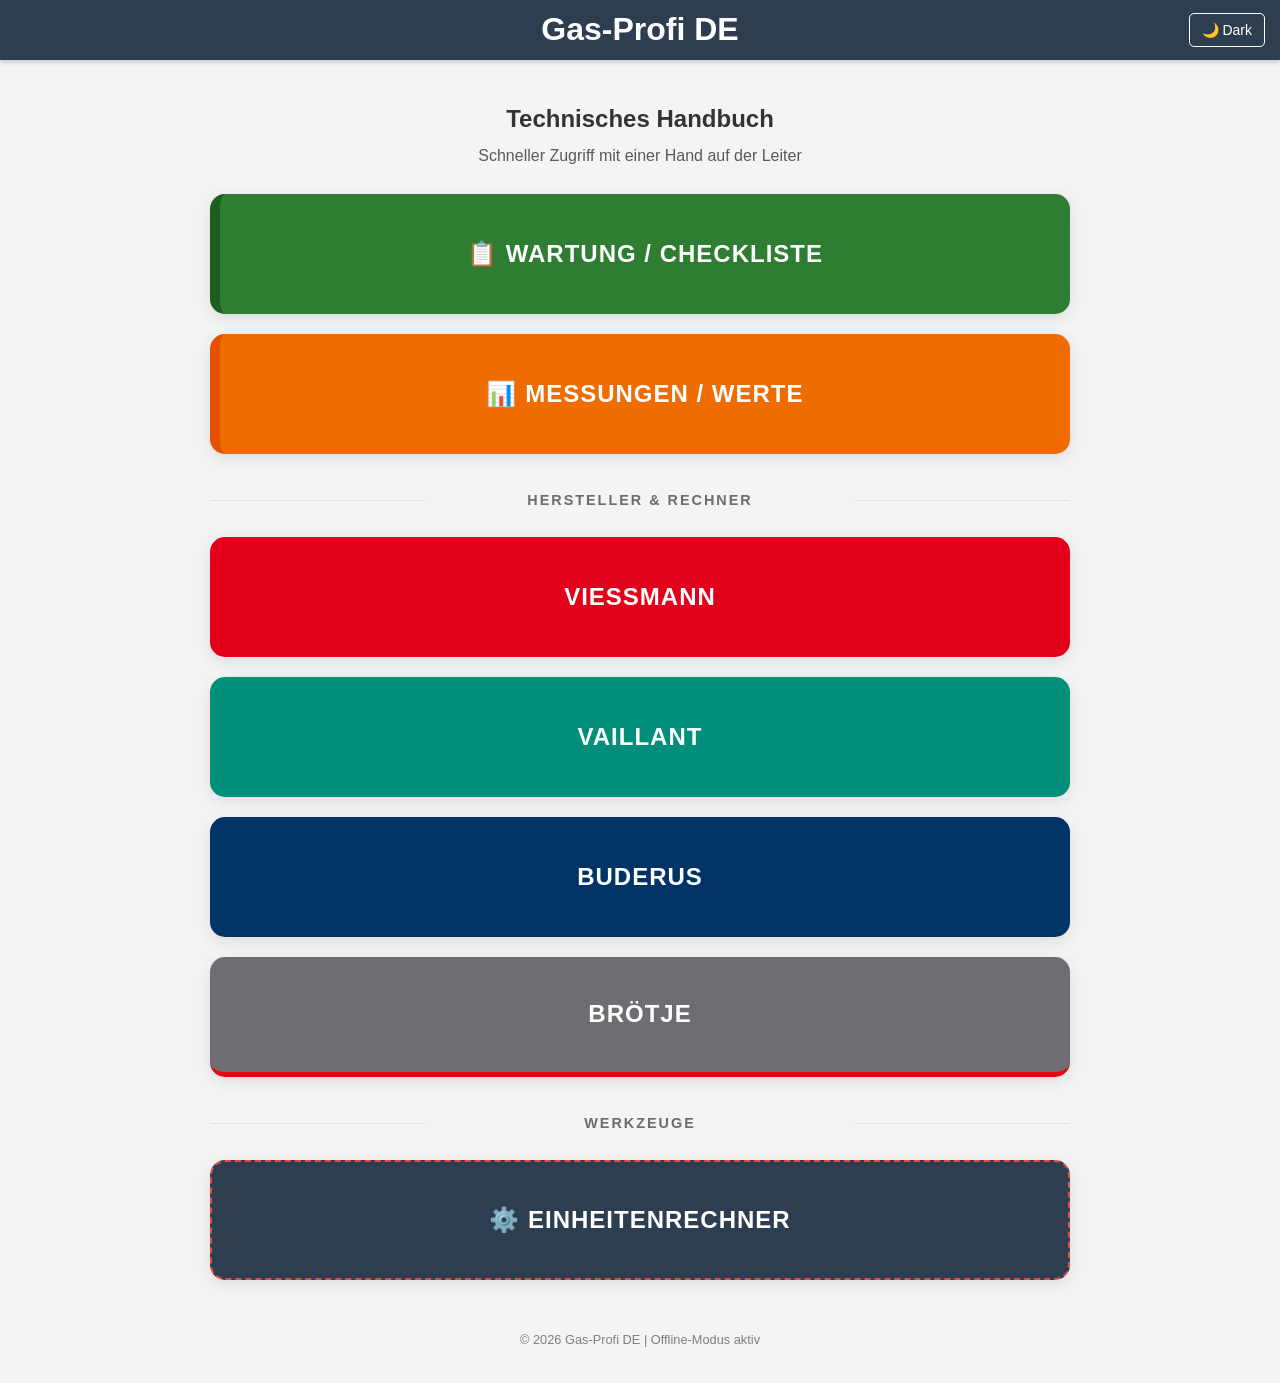
<file: index.html>
<!DOCTYPE html>
<html lang="de" data-theme="light">
<head>
    <meta charset="UTF-8">
    <meta name="viewport" content="width=device-width, initial-scale=1.0">
    <title>Gas-Profi DE - Hauptmenü</title>
    <link rel="stylesheet" href="style.css">
    <link rel="manifest" href="manifest.json">
</head>
<body>

<header>
    <h1 style="margin: 0; text-align: center; width: 100%;">Gas-Profi DE</h1>
    <button class="theme-toggle" id="themeToggle">🌙 Dark</button>
</header>

<div class="container">
    
    <div class="welcome-text">
        <h2>Technisches Handbuch</h2>
        <p>Schneller Zugriff mit einer Hand auf der Leiter</p>
    </div>

    <div class="brand-grid">
        
        <a href="wartung.html" class="brand-card card-wartung">
            📋 Wartung / Checkliste
        </a>

        <a href="messung.html" class="brand-card card-messung">
            📊 Messungen / Werte
        </a>

        <div class="grid-divider">Hersteller & Rechner</div>

        <a href="viessmann.html" class="brand-card card-viessmann">
            Viessmann
        </a>

        <a href="vaillant.html" class="brand-card card-vaillant">
            Vaillant
        </a>

        <a href="buderus.html" class="brand-card card-buderus">
            Buderus
        </a>

        <a href="broetje.html" class="brand-card card-broetje">
            Brötje
        </a>

        <div class="grid-divider">Werkzeuge</div>

        <a href="rechner.html" class="brand-card card-rechner">
            ⚙️ Einheitenrechner
        </a>
        
    </div>

    <footer style="margin-top: 50px; text-align: center; font-size: 0.8rem; opacity: 0.6;">
        <p>© 2026 Gas-Profi DE | Offline-Modus aktiv</p>
    </footer>
</div>

<button id="backToTop" title="Nach oben">↑</button>

<script src="script.js"></script>
</body>
</html>
</file>
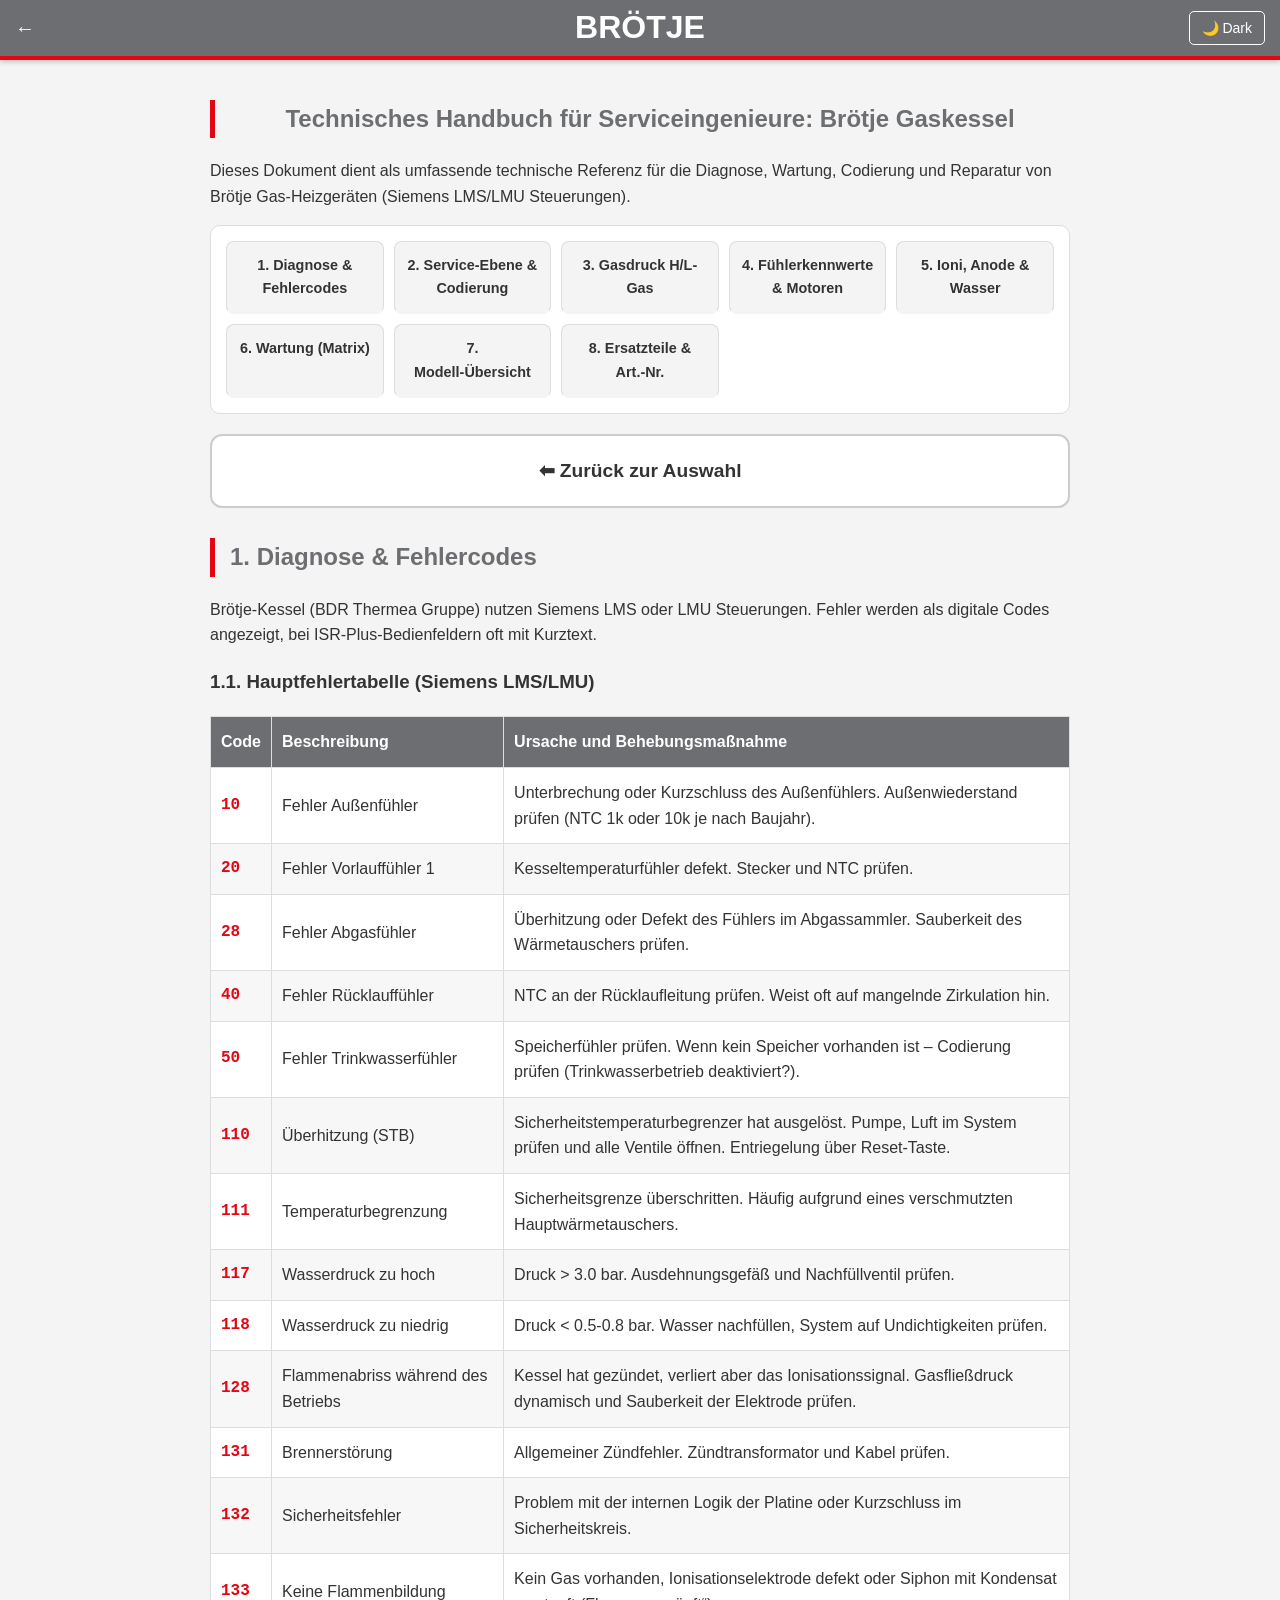
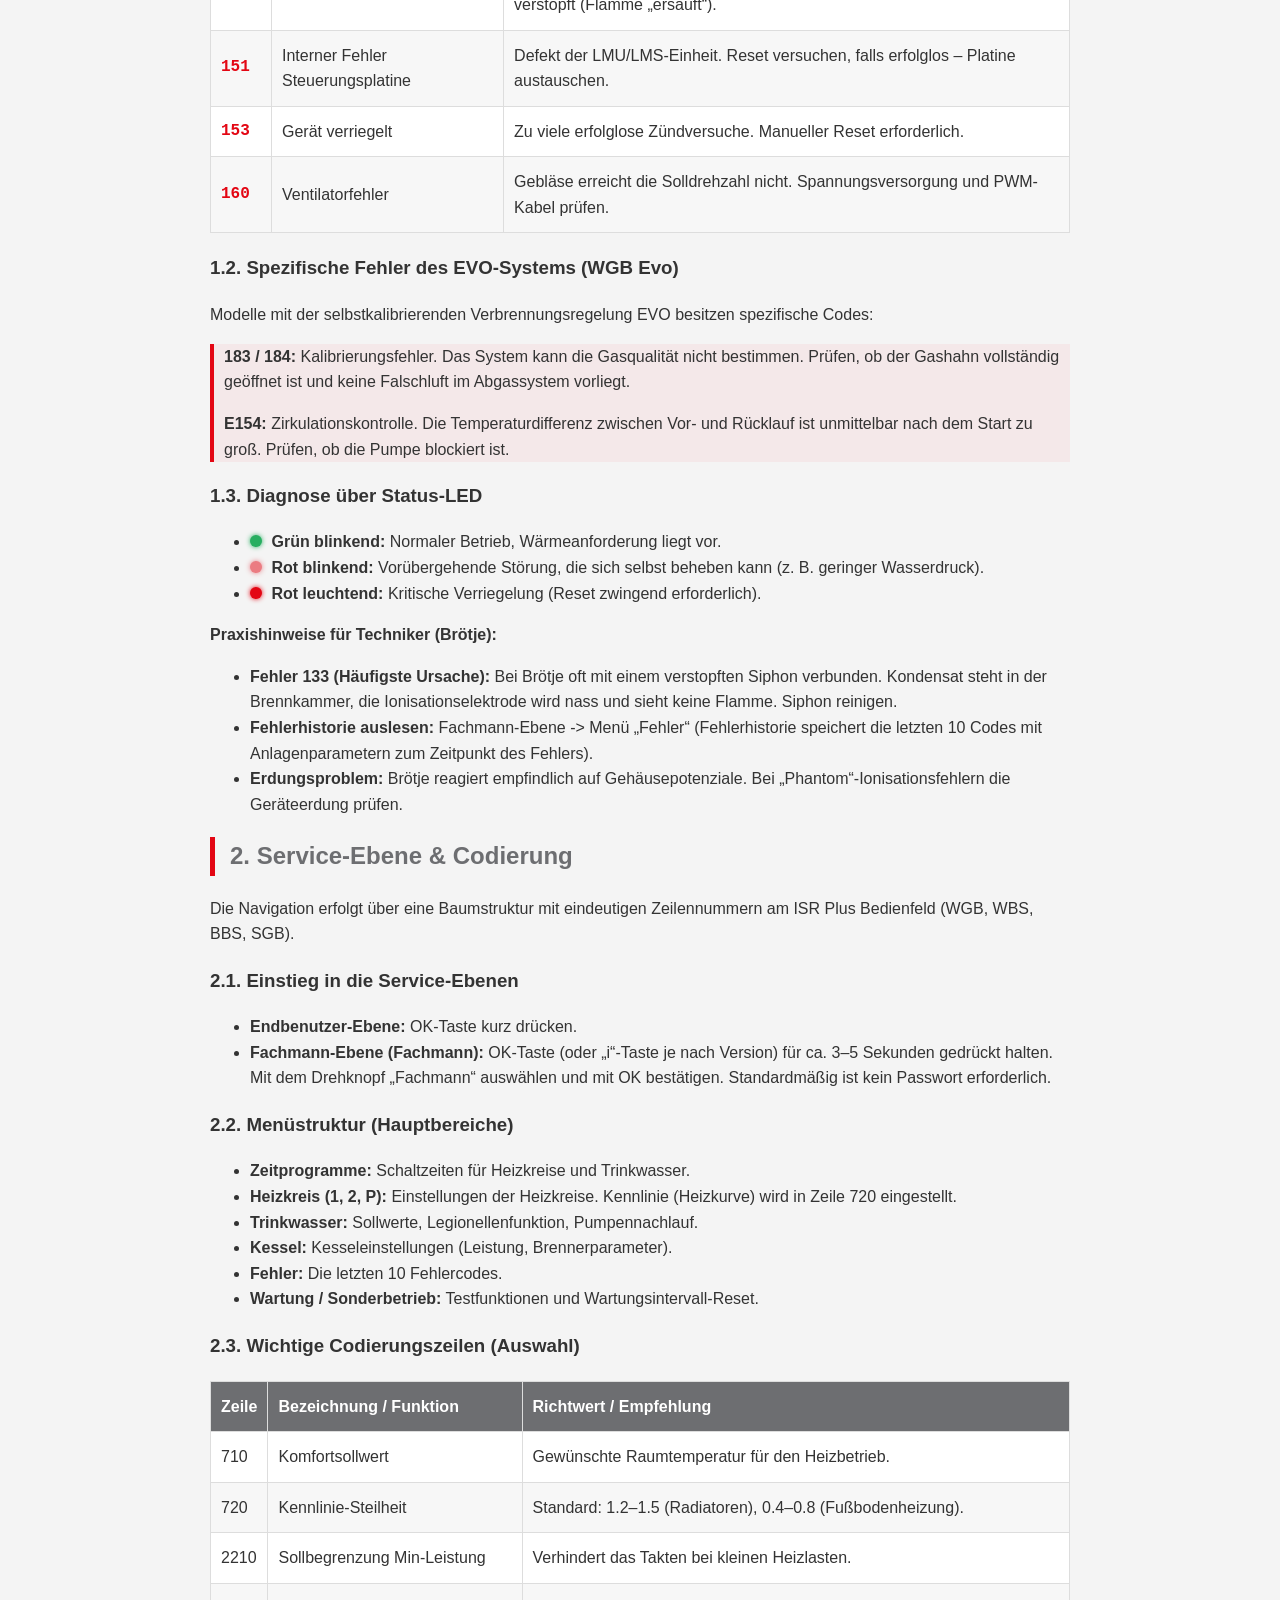
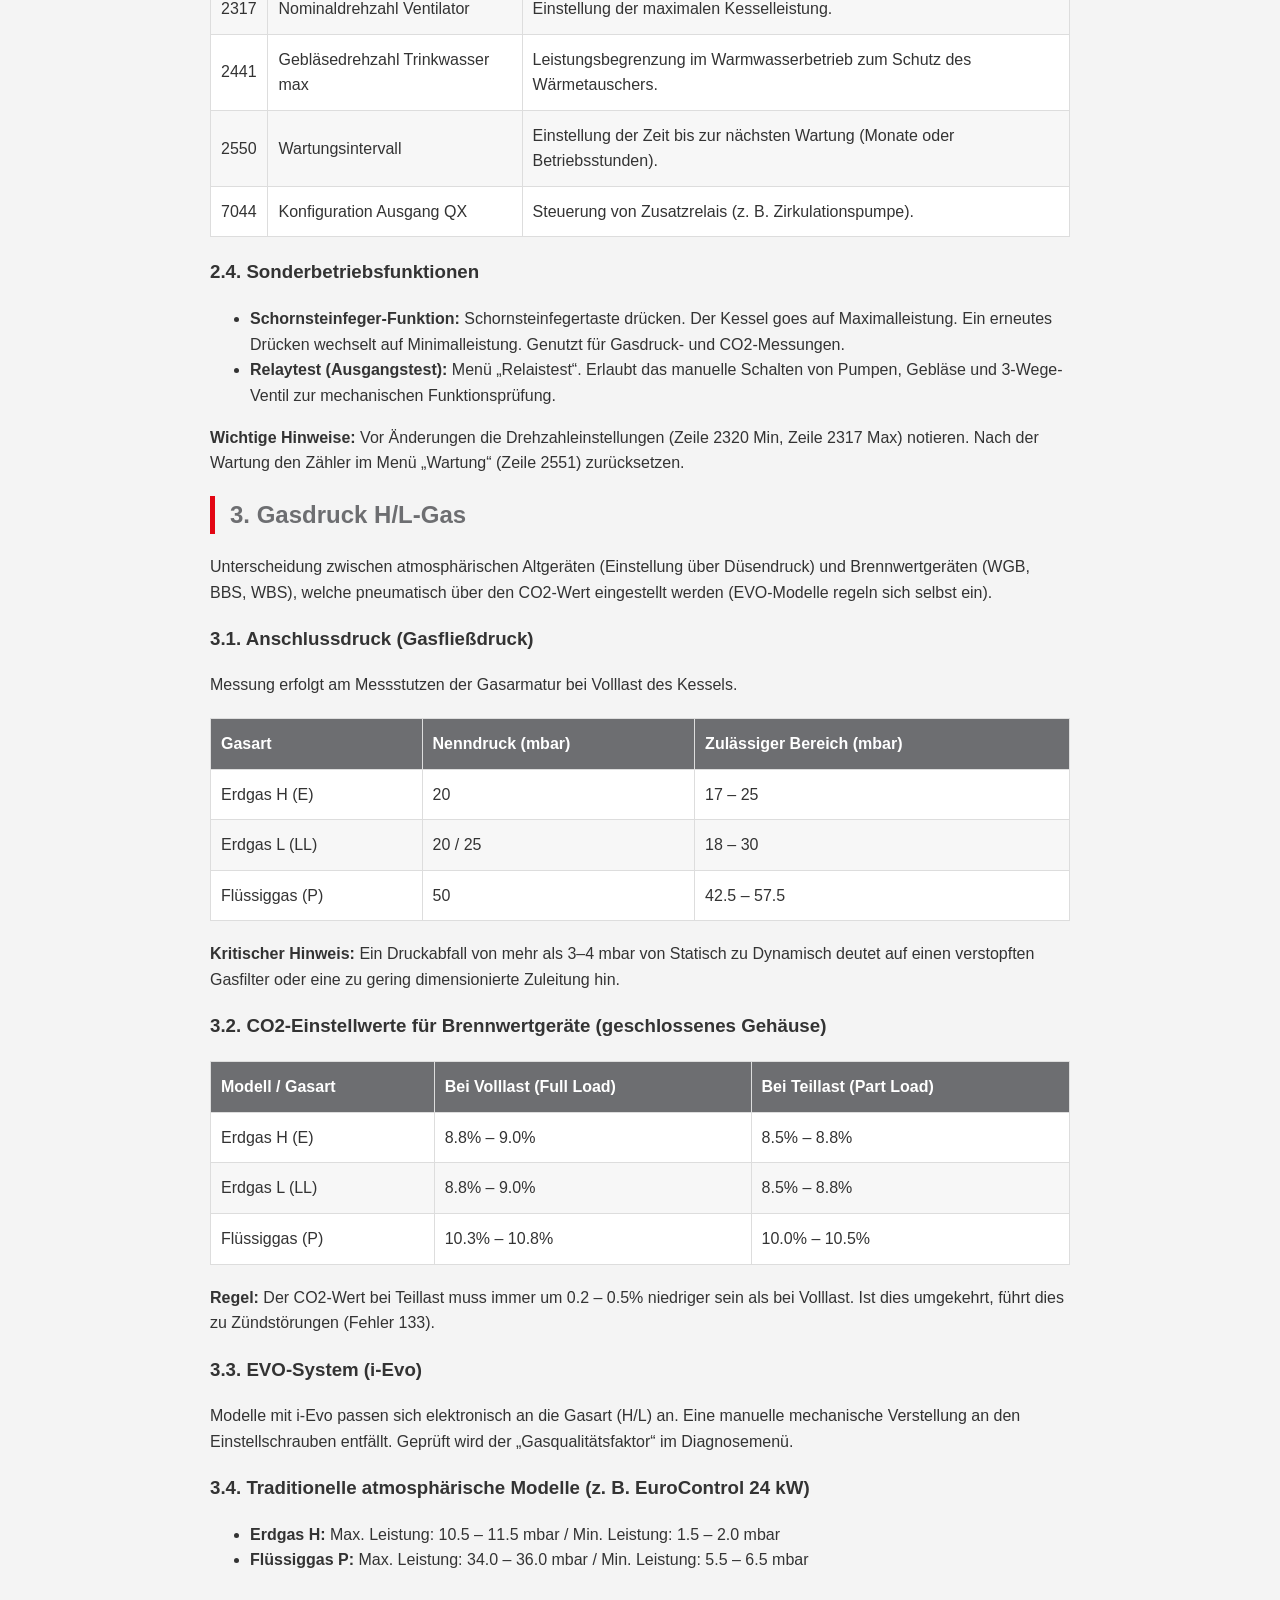
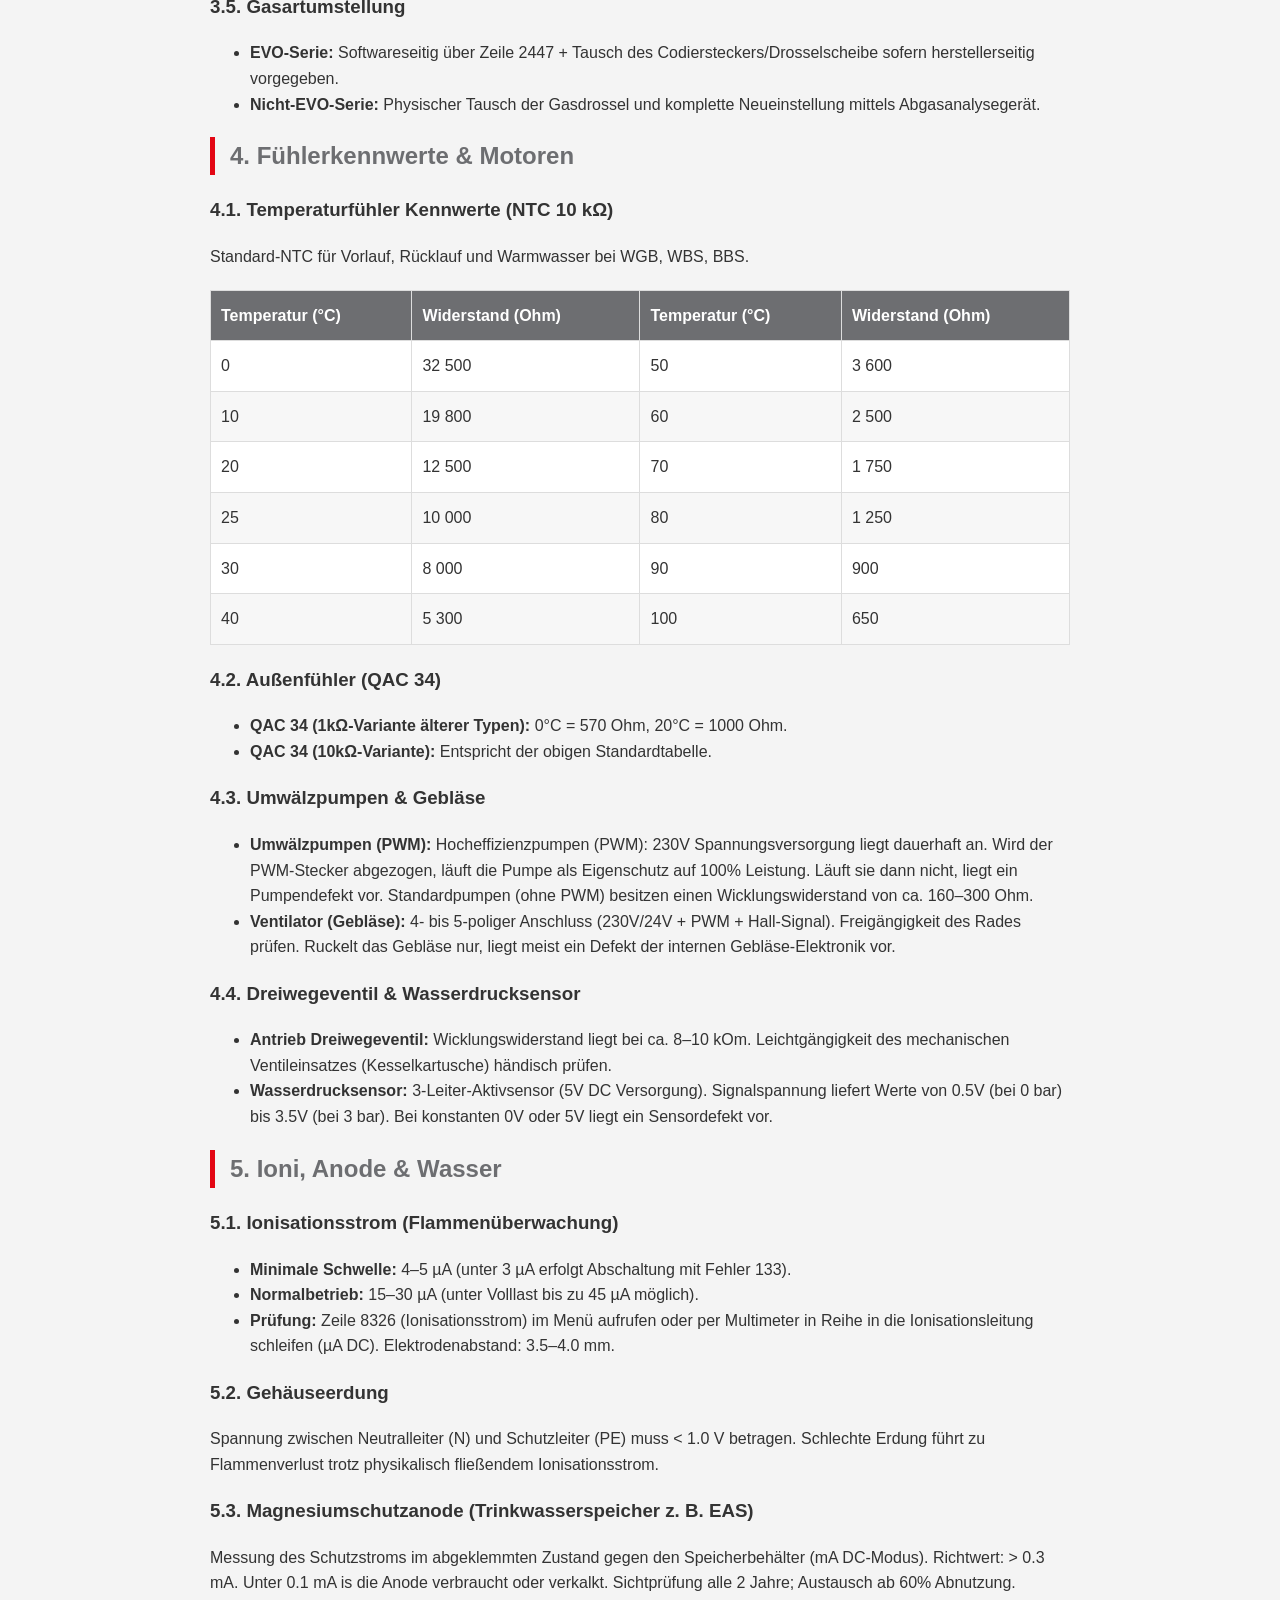
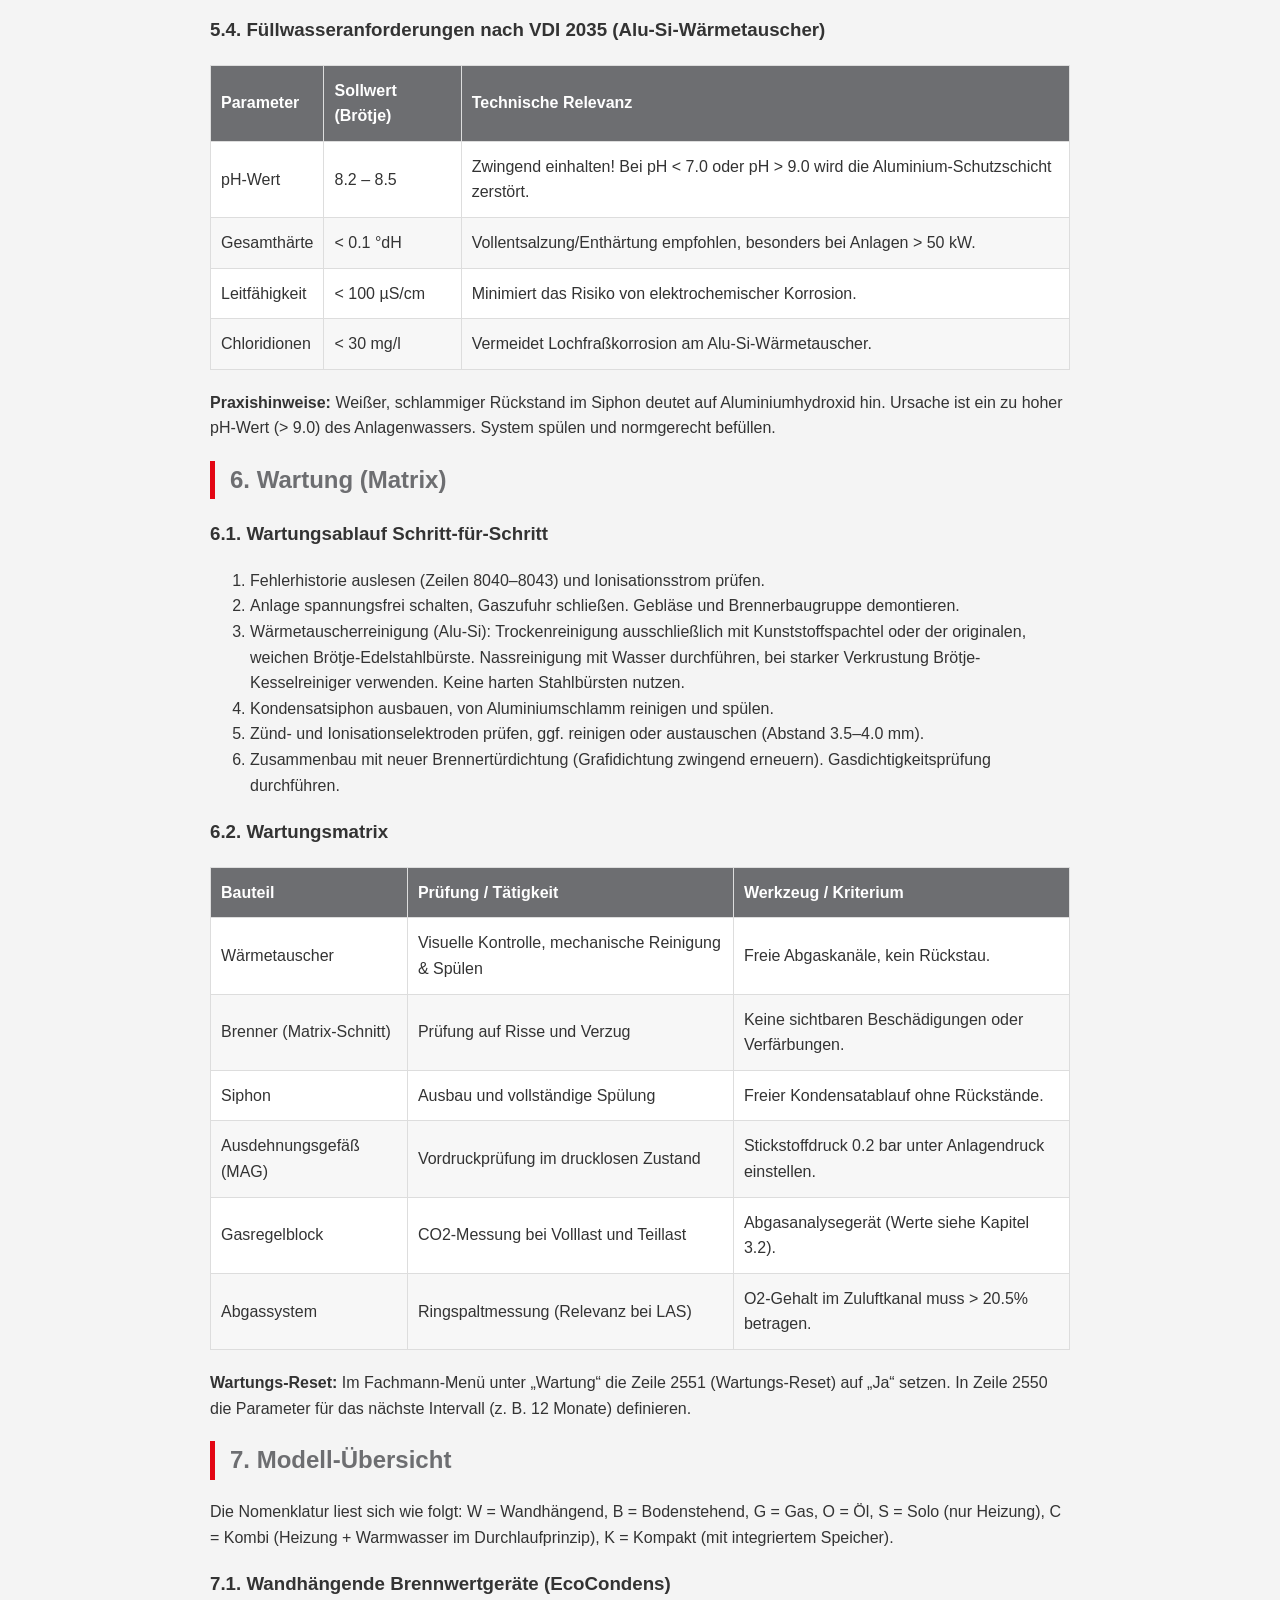
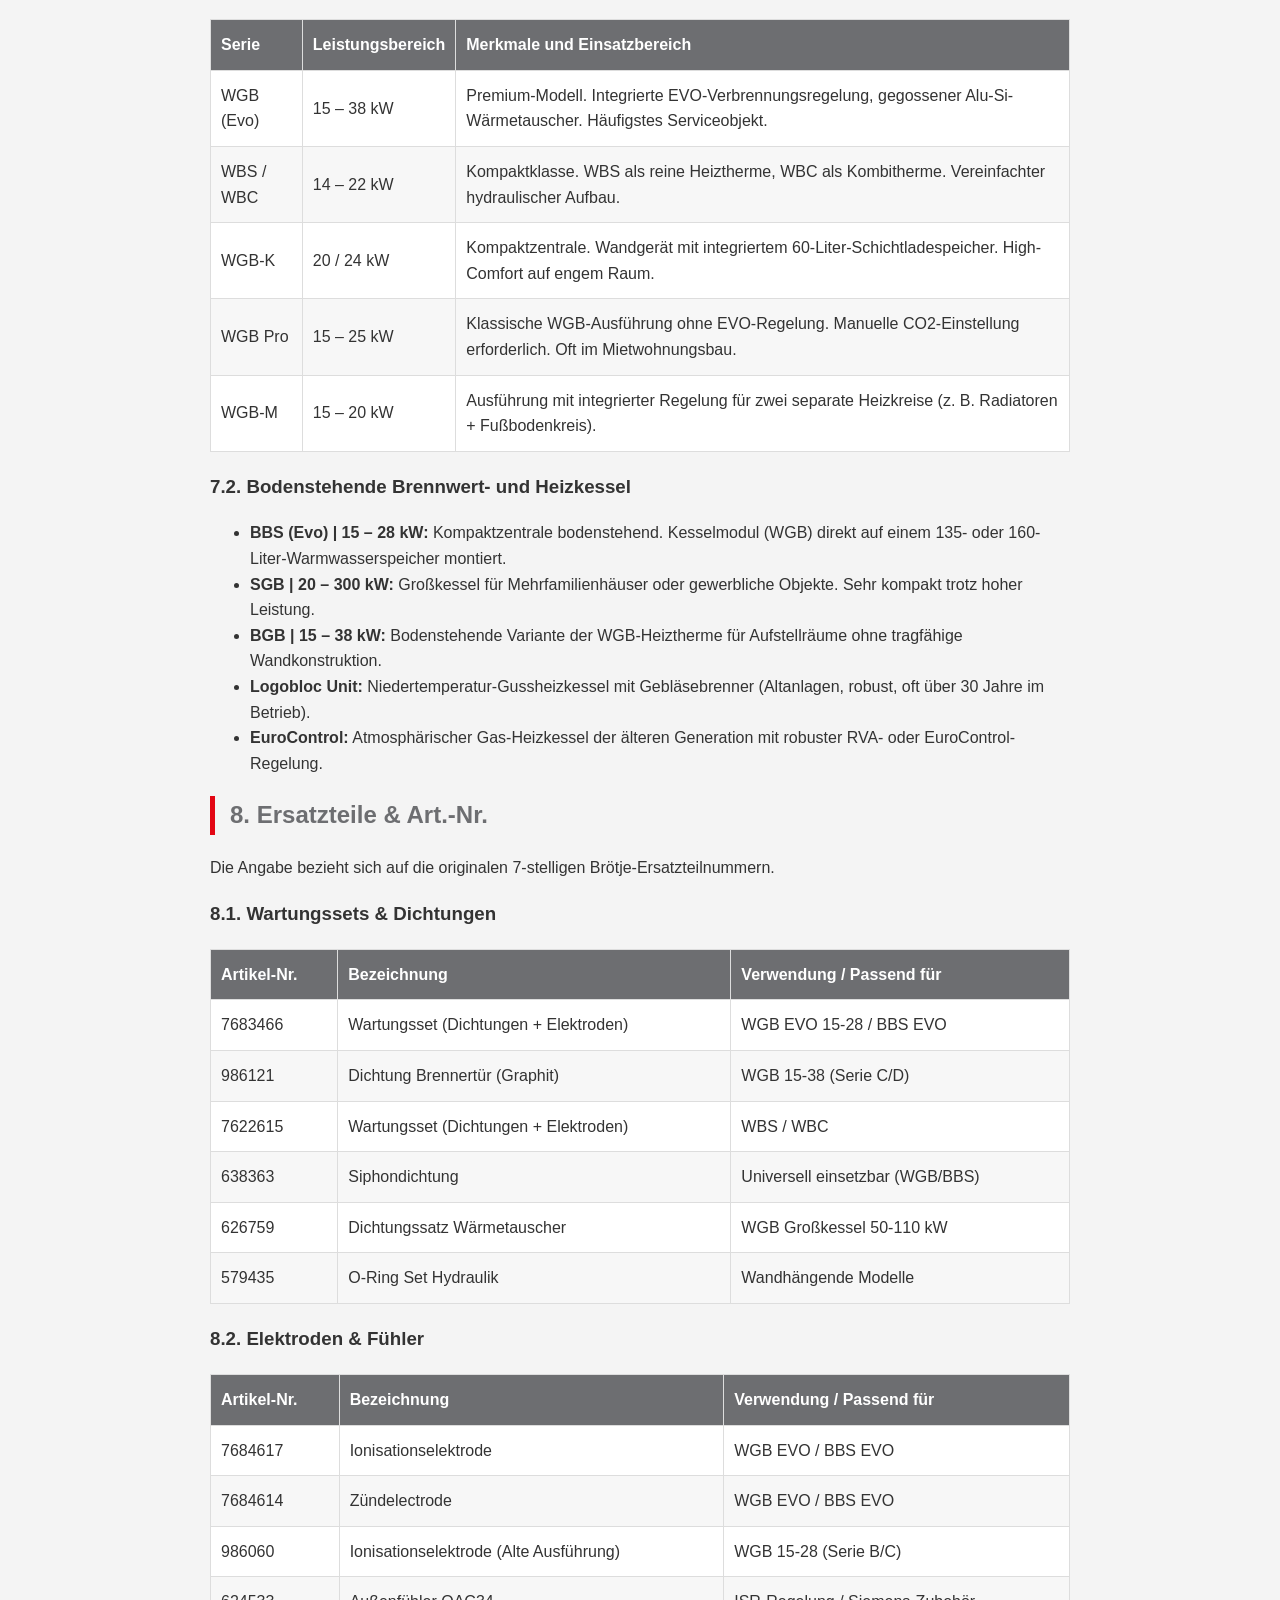
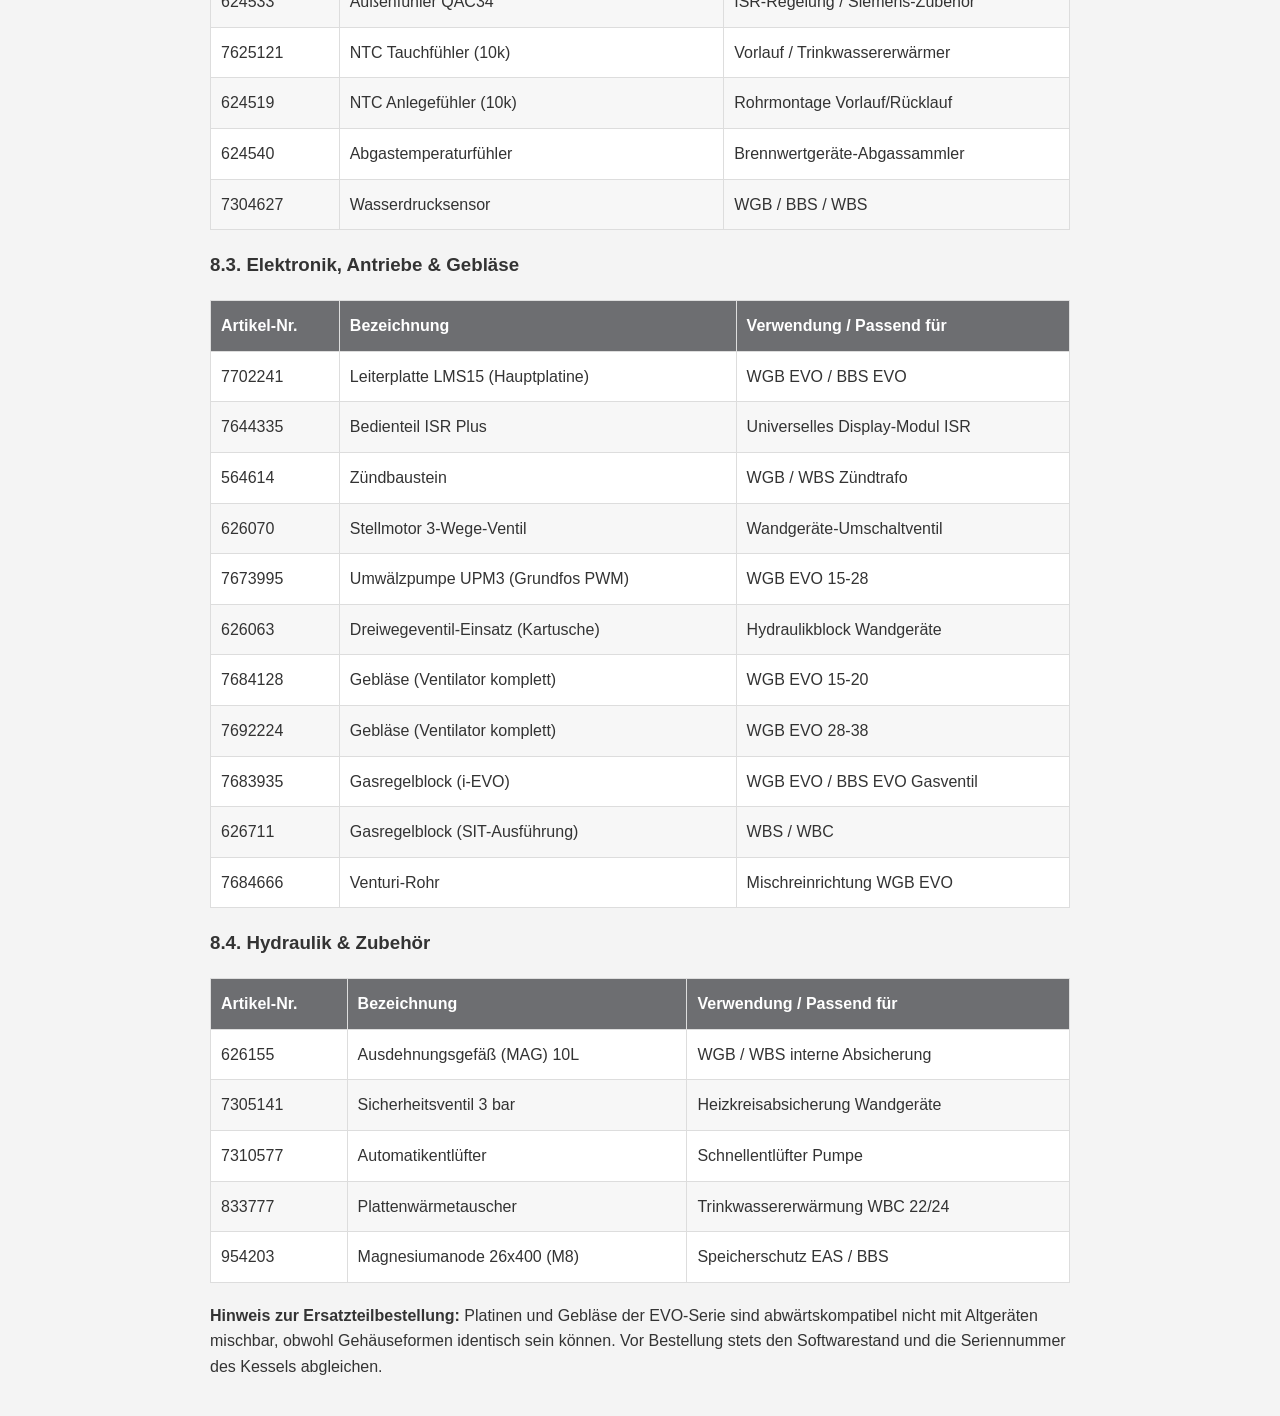
<file: broetje.html>
<!DOCTYPE html>
<html lang="de" data-theme="light" class="brand-broetje">
<head>
    <meta charset="UTF-8">
    <meta name="viewport" content="width=device-width, initial-scale=1.0">
    <title>Brötje - Technisches Handbuch</title>
    <link rel="stylesheet" href="style.css">
    <link rel="manifest" href="manifest.json">
    <style>
        /* Spezifische Ergänzungen für Brötje Tabellen */
        .highlight-evo { border-left: 4px solid var(--accent-color); padding-left: 10px; margin: 10px 0; background: rgba(227, 6, 19, 0.05); }
        .code-block { font-family: 'Courier New', monospace; font-weight: bold; color: var(--accent-color); }
        .status-led { display: inline-block; width: 12px; height: 12px; border-radius: 50%; margin-right: 5px; }
        .led-green { background-color: #27ae60; box-shadow: 0 0 5px #27ae60; }
        .led-red { background-color: #e30613; box-shadow: 0 0 5px #e30613; }
    </style>
</head>
<body>

<header>
    <a href="index.html" style="position: absolute; left: 15px; color: white; text-decoration: none; font-size: 20px;">←</a>
    <h1 style="margin: 0;">BRÖTJE</h1>
    <button class="theme-toggle" id="themeToggle">🌙 Dark</button>
</header>

<div class="container">
    <h2 style="text-align: center;">Technisches Handbuch für Serviceingenieure: Brötje Gaskessel</h2>
    <p>Dieses Dokument dient als umfassende technische Referenz für die Diagnose, Wartung, Codierung und Reparatur von Brötje Gas-Heizgeräten (Siemens LMS/LMU Steuerungen).</p>

    <!-- Navigation -->
    <nav class="nav-menu">
        <a href="#diagnose" class="nav-item">1. Diagnose & Fehlercodes</a>
        <a href="#service" class="nav-item">2. Service-Ebene & Codierung</a>
        <a href="#gasdruck" class="nav-item">3. Gasdruck H/L-Gas</a>
        <a href="#fuehler" class="nav-item">4. Fühlerkennwerte & Motoren</a>
        <a href="#wasser" class="nav-item">5. Ioni, Anode & Wasser</a>
        <a href="#wartung" class="nav-item">6. Wartung (Matrix)</a>
        <a href="#modelle" class="nav-item">7. Modell-Übersicht</a>
        <a href="#ersatzteile" class="nav-item">8. Ersatzteile & Art.-Nr.</a>
    </nav>
	
    <a href="index.html" class="btn-large" style="border-color: #ccc; margin-bottom: 30px;">⬅ Zurück zur Auswahl</a>

    <!-- 1. Diagnose & Fehlercodes -->
    <section id="diagnose">
        <h2>1. Diagnose & Fehlercodes</h2>
        <p>Brötje-Kessel (BDR Thermea Gruppe) nutzen Siemens LMS oder LMU Steuerungen. Fehler werden als digitale Codes angezeigt, bei ISR-Plus-Bedienfeldern oft mit Kurztext.</p>
        
        <h3>1.1. Hauptfehlertabelle (Siemens LMS/LMU)</h3>
        <div class="table-container">
            <table>
                <thead>
                    <tr>
                        <th>Code</th>
                        <th>Beschreibung</th>
                        <th>Ursache und Behebungsmaßnahme</th>
                    </tr>
                </thead>
                <tbody>
                    <tr><td class="code-block">10</td><td>Fehler Außenfühler</td><td>Unterbrechung oder Kurzschluss des Außenfühlers. Außenwiederstand prüfen (NTC 1k oder 10k je nach Baujahr).</td></tr>
                    <tr><td class="code-block">20</td><td>Fehler Vorlauffühler 1</td><td>Kesseltemperaturfühler defekt. Stecker und NTC prüfen.</td></tr>
                    <tr><td class="code-block">28</td><td>Fehler Abgasfühler</td><td>Überhitzung oder Defekt des Fühlers im Abgassammler. Sauberkeit des Wärmetauschers prüfen.</td></tr>
                    <tr><td class="code-block">40</td><td>Fehler Rücklauffühler</td><td>NTC an der Rücklaufleitung prüfen. Weist oft auf mangelnde Zirkulation hin.</td></tr>
                    <tr><td class="code-block">50</td><td>Fehler Trinkwasserfühler</td><td>Speicherfühler prüfen. Wenn kein Speicher vorhanden ist – Codierung prüfen (Trinkwasserbetrieb deaktiviert?).</td></tr>
                    <tr><td class="code-block">110</td><td>Überhitzung (STB)</td><td>Sicherheitstemperaturbegrenzer hat ausgelöst. Pumpe, Luft im System prüfen und alle Ventile öffnen. Entriegelung über Reset-Taste.</td></tr>
                    <tr><td class="code-block">111</td><td>Temperaturbegrenzung</td><td>Sicherheitsgrenze überschritten. Häufig aufgrund eines verschmutzten Hauptwärmetauschers.</td></tr>
                    <tr><td class="code-block">117</td><td>Wasserdruck zu hoch</td><td>Druck &gt; 3.0 bar. Ausdehnungsgefäß und Nachfüllventil prüfen.</td></tr>
                    <tr><td class="code-block">118</td><td>Wasserdruck zu niedrig</td><td>Druck &lt; 0.5-0.8 bar. Wasser nachfüllen, System auf Undichtigkeiten prüfen.</td></tr>
                    <tr><td class="code-block">128</td><td>Flammenabriss während des Betriebs</td><td>Kessel hat gezündet, verliert aber das Ionisationssignal. Gasfließdruck dynamisch und Sauberkeit der Elektrode prüfen.</td></tr>
                    <tr><td class="code-block">131</td><td>Brennerstörung</td><td>Allgemeiner Zündfehler. Zündtransformator und Kabel prüfen.</td></tr>
                    <tr><td class="code-block">132</td><td>Sicherheitsfehler</td><td>Problem mit der internen Logik der Platine oder Kurzschluss im Sicherheitskreis.</td></tr>
                    <tr><td class="code-block">133</td><td>Keine Flammenbildung</td><td>Kein Gas vorhanden, Ionisationselektrode defekt oder Siphon mit Kondensat verstopft (Flamme „ersäuft“).</td></tr>
                    <tr><td class="code-block">151</td><td>Interner Fehler Steuerungsplatine</td><td>Defekt der LMU/LMS-Einheit. Reset versuchen, falls erfolglos – Platine austauschen.</td></tr>
                    <tr><td class="code-block">153</td><td>Gerät verriegelt</td><td>Zu viele erfolglose Zündversuche. Manueller Reset erforderlich.</td></tr>
                    <tr><td class="code-block">160</td><td>Ventilatorfehler</td><td>Gebläse erreicht die Solldrehzahl nicht. Spannungsversorgung und PWM-Kabel prüfen.</td></tr>
                </tbody>
            </table>
        </div>

        <h3>1.2. Spezifische Fehler des EVO-Systems (WGB Evo)</h3>
        <p>Modelle mit der selbstkalibrierenden Verbrennungsregelung EVO besitzen spezifische Codes:</p>
        <div class="highlight-evo">
            <p><strong>183 / 184:</strong> Kalibrierungsfehler. Das System kann die Gasqualität nicht bestimmen. Prüfen, ob der Gashahn vollständig geöffnet ist und keine Falschluft im Abgassystem vorliegt.</p>
            <p><strong>E154:</strong> Zirkulationskontrolle. Die Temperaturdifferenz zwischen Vor- und Rücklauf ist unmittelbar nach dem Start zu groß. Prüfen, ob die Pumpe blockiert ist.</p>
        </div>

        <h3>1.3. Diagnose über Status-LED</h3>
        <ul>
            <li><span class="status-led led-green"></span> <strong>Grün blinkend:</strong> Normaler Betrieb, Wärmeanforderung liegt vor.</li>
            <li><span class="status-led led-red" style="opacity: 0.5;"></span> <strong>Rot blinkend:</strong> Vorübergehende Störung, die sich selbst beheben kann (z. B. geringer Wasserdruck).</li>
            <li><span class="status-led led-red"></span> <strong>Rot leuchtend:</strong> Kritische Verriegelung (Reset zwingend erforderlich).</li>
        </ul>

        <p><strong>Praxishinweise für Techniker (Brötje):</strong></p>
        <ul>
            <li><strong>Fehler 133 (Häufigste Ursache):</strong> Bei Brötje oft mit einem verstopften Siphon verbunden. Kondensat steht in der Brennkammer, die Ionisationselektrode wird nass und sieht keine Flamme. Siphon reinigen.</li>
            <li><strong>Fehlerhistorie auslesen:</strong> Fachmann-Ebene -&gt; Menü „Fehler“ (Fehlerhistorie speichert die letzten 10 Codes mit Anlagenparametern zum Zeitpunkt des Fehlers).</li>
            <li><strong>Erdungsproblem:</strong> Brötje reagiert empfindlich auf Gehäusepotenziale. Bei „Phantom“-Ionisationsfehlern die Geräteerdung prüfen.</li>
        </ul>
    </section>

    <!-- 2. Service-Ebene & Codierung -->
    <section id="service">
        <h2>2. Service-Ebene & Codierung</h2>
        <p>Die Navigation erfolgt über eine Baumstruktur mit eindeutigen Zeilennummern am ISR Plus Bedienfeld (WGB, WBS, BBS, SGB).</p>
        
        <h3>2.1. Einstieg in die Service-Ebenen</h3>
        <ul>
            <li><strong>Endbenutzer-Ebene:</strong> OK-Taste kurz drücken.</li>
            <li><strong>Fachmann-Ebene (Fachmann):</strong> OK-Taste (oder „i“-Taste je nach Version) für ca. 3–5 Sekunden gedrückt halten. Mit dem Drehknopf „Fachmann“ auswählen und mit OK bestätigen. Standardmäßig ist kein Passwort erforderlich.</li>
        </ul>

        <h3>2.2. Menüstruktur (Hauptbereiche)</h3>
        <ul>
            <li><strong>Zeitprogramme:</strong> Schaltzeiten für Heizkreise und Trinkwasser.</li>
            <li><strong>Heizkreis (1, 2, P):</strong> Einstellungen der Heizkreise. Kennlinie (Heizkurve) wird in Zeile 720 eingestellt.</li>
            <li><strong>Trinkwasser:</strong> Sollwerte, Legionellenfunktion, Pumpennachlauf.</li>
            <li><strong>Kessel:</strong> Kesseleinstellungen (Leistung, Brennerparameter).</li>
            <li><strong>Fehler:</strong> Die letzten 10 Fehlercodes.</li>
            <li><strong>Wartung / Sonderbetrieb:</strong> Testfunktionen und Wartungsintervall-Reset.</li>
        </ul>

        <h3>2.3. Wichtige Codierungszeilen (Auswahl)</h3>
        <div class="table-container">
            <table>
                <thead>
                    <tr>
                        <th>Zeile</th>
                        <th>Bezeichnung / Funktion</th>
                        <th>Richtwert / Empfehlung</th>
                    </tr>
                </thead>
                <tbody>
                    <tr><td>710</td><td>Komfortsollwert</td><td>Gewünschte Raumtemperatur für den Heizbetrieb.</td></tr>
                    <tr><td>720</td><td>Kennlinie-Steilheit</td><td>Standard: 1.2–1.5 (Radiatoren), 0.4–0.8 (Fußbodenheizung).</td></tr>
                    <tr><td>2210</td><td>Sollbegrenzung Min-Leistung</td><td>Verhindert das Takten bei kleinen Heizlasten.</td></tr>
                    <tr><td>2317</td><td>Nominaldrehzahl Ventilator</td><td>Einstellung der maximalen Kesselleistung.</td></tr>
                    <tr><td>2441</td><td>Gebläsedrehzahl Trinkwasser max</td><td>Leistungsbegrenzung im Warmwasserbetrieb zum Schutz des Wärmetauschers.</td></tr>
                    <tr><td>2550</td><td>Wartungsintervall</td><td>Einstellung der Zeit bis zur nächsten Wartung (Monate oder Betriebsstunden).</td></tr>
                    <tr><td>7044</td><td>Konfiguration Ausgang QX</td><td>Steuerung von Zusatzrelais (z. B. Zirkulationspumpe).</td></tr>
                </tbody>
            </table>
        </div>

        <h3>2.4. Sonderbetriebsfunktionen</h3>
        <ul>
            <li><strong>Schornsteinfeger-Funktion:</strong> Schornsteinfegertaste drücken. Der Kessel goes auf Maximalleistung. Ein erneutes Drücken wechselt auf Minimalleistung. Genutzt für Gasdruck- und CO2-Messungen.</li>
            <li><strong>Relaytest (Ausgangstest):</strong> Menü „Relaistest“. Erlaubt das manuelle Schalten von Pumpen, Gebläse und 3-Wege-Ventil zur mechanischen Funktionsprüfung.</li>
        </ul>
        <p><strong>Wichtige Hinweise:</strong> Vor Änderungen die Drehzahleinstellungen (Zeile 2320 Min, Zeile 2317 Max) notieren. Nach der Wartung den Zähler im Menü „Wartung“ (Zeile 2551) zurücksetzen.</p>
    </section>

    <!-- 3. Gasdruck H/L-Gas -->
    <section id="gasdruck">
        <h2>3. Gasdruck H/L-Gas</h2>
        <p>Unterscheidung zwischen atmosphärischen Altgeräten (Einstellung über Düsendruck) und Brennwertgeräten (WGB, BBS, WBS), welche pneumatisch über den CO2-Wert eingestellt werden (EVO-Modelle regeln sich selbst ein).</p>
        
        <h3>3.1. Anschlussdruck (Gasfließdruck)</h3>
        <p>Messung erfolgt am Messstutzen der Gasarmatur bei Volllast des Kessels.</p>
        <div class="table-container">
            <table>
                <thead>
                    <tr>
                        <th>Gasart</th>
                        <th>Nenndruck (mbar)</th>
                        <th>Zulässiger Bereich (mbar)</th>
                    </tr>
                </thead>
                <tbody>
                    <tr><td>Erdgas H (E)</td><td>20</td><td>17 – 25</td></tr>
                    <tr><td>Erdgas L (LL)</td><td>20 / 25</td><td>18 – 30</td></tr>
                    <tr><td>Flüssiggas (P)</td><td>50</td><td>42.5 – 57.5</td></tr>
                </tbody>
            </table>
        </div>
        <p><strong>Kritischer Hinweis:</strong> Ein Druckabfall von mehr als 3–4 mbar von Statisch zu Dynamisch deutet auf einen verstopften Gasfilter oder eine zu gering dimensionierte Zuleitung hin.</p>

        <h3>3.2. CO2-Einstellwerte für Brennwertgeräte (geschlossenes Gehäuse)</h3>
        <div class="table-container">
            <table>
                <thead>
                    <tr>
                        <th>Modell / Gasart</th>
                        <th>Bei Volllast (Full Load)</th>
                        <th>Bei Teillast (Part Load)</th>
                    </tr>
                </thead>
                <tbody>
                    <tr><td>Erdgas H (E)</td><td>8.8% – 9.0%</td><td>8.5% – 8.8%</td></tr>
                    <tr><td>Erdgas L (LL)</td><td>8.8% – 9.0%</td><td>8.5% – 8.8%</td></tr>
                    <tr><td>Flüssiggas (P)</td><td>10.3% – 10.8%</td><td>10.0% – 10.5%</td></tr>
                </tbody>
            </table>
        </div>
        <p><strong>Regel:</strong> Der CO2-Wert bei Teillast muss immer um 0.2 – 0.5% niedriger sein als bei Volllast. Ist dies umgekehrt, führt dies zu Zündstörungen (Fehler 133).</p>

        <h3>3.3. EVO-System (i-Evo)</h3>
        <p>Modelle mit i-Evo passen sich elektronisch an die Gasart (H/L) an. Eine manuelle mechanische Verstellung an den Einstellschrauben entfällt. Geprüft wird der „Gasqualitätsfaktor“ im Diagnosemenü.</p>

        <h3>3.4. Traditionelle atmosphärische Modelle (z. B. EuroControl 24 kW)</h3>
        <ul>
            <li><strong>Erdgas H:</strong> Max. Leistung: 10.5 – 11.5 mbar / Min. Leistung: 1.5 – 2.0 mbar</li>
            <li><strong>Flüssiggas P:</strong> Max. Leistung: 34.0 – 36.0 mbar / Min. Leistung: 5.5 – 6.5 mbar</li>
        </ul>

        <h3>3.5. Gasartumstellung</h3>
        <ul>
            <li><strong>EVO-Serie:</strong> Softwareseitig über Zeile 2447 + Tausch des Codiersteckers/Drosselscheibe sofern herstellerseitig vorgegeben.</li>
            <li><strong>Nicht-EVO-Serie:</strong> Physischer Tausch der Gasdrossel und komplette Neueinstellung mittels Abgasanalysegerät.</li>
        </ul>
    </section>

    <!-- 4. Fühlerkennwerte & Motoren -->
    <section id="fuehler">
        <h2>4. Fühlerkennwerte & Motoren</h2>
        
        <h3>4.1. Temperaturfühler Kennwerte (NTC 10 kΩ)</h3>
        <p>Standard-NTC für Vorlauf, Rücklauf und Warmwasser bei WGB, WBS, BBS.</p>
        <div class="table-container">
            <table>
                <thead>
                    <tr>
                        <th>Temperatur (°C)</th>
                        <th>Widerstand (Ohm)</th>
                        <th>Temperatur (°C)</th>
                        <th>Widerstand (Ohm)</th>
                    </tr>
                </thead>
                <tbody>
                    <tr><td>0</td><td>32 500</td><td>50</td><td>3 600</td></tr>
                    <tr><td>10</td><td>19 800</td><td>60</td><td>2 500</td></tr>
                    <tr><td>20</td><td>12 500</td><td>70</td><td>1 750</td></tr>
                    <tr><td>25</td><td>10 000</td><td>80</td><td>1 250</td></tr>
                    <tr><td>30</td><td>8 000</td><td>90</td><td>900</td></tr>
                    <tr><td>40</td><td>5 300</td><td>100</td><td>650</td></tr>
                </tbody>
            </table>
        </div>

        <h3>4.2. Außenfühler (QAC 34)</h3>
        <ul>
            <li><strong>QAC 34 (1kΩ-Variante älterer Typen):</strong> 0°C = 570 Ohm, 20°C = 1000 Ohm.</li>
            <li><strong>QAC 34 (10kΩ-Variante):</strong> Entspricht der obigen Standardtabelle.</li>
        </ul>

        <h3>4.3. Umwälzpumpen & Gebläse</h3>
        <ul>
            <li><strong>Umwälzpumpen (PWM):</strong> Hocheffizienzpumpen (PWM): 230V Spannungsversorgung liegt dauerhaft an. Wird der PWM-Stecker abgezogen, läuft die Pumpe als Eigenschutz auf 100% Leistung. Läuft sie dann nicht, liegt ein Pumpendefekt vor. Standardpumpen (ohne PWM) besitzen einen Wicklungswiderstand von ca. 160–300 Ohm.</li>
            <li><strong>Ventilator (Gebläse):</strong> 4- bis 5-poliger Anschluss (230V/24V + PWM + Hall-Signal). Freigängigkeit des Rades prüfen. Ruckelt das Gebläse nur, liegt meist ein Defekt der internen Gebläse-Elektronik vor.</li>
        </ul>

        <h3>4.4. Dreiwegeventil & Wasserdrucksensor</h3>
        <ul>
            <li><strong>Antrieb Dreiwegeventil:</strong> Wicklungswiderstand liegt bei ca. 8–10 kОm. Leichtgängigkeit des mechanischen Ventileinsatzes (Kesselkartusche) händisch prüfen.</li>
            <li><strong>Wasserdrucksensor:</strong> 3-Leiter-Aktivsensor (5V DC Versorgung). Signalspannung liefert Werte von 0.5V (bei 0 bar) bis 3.5V (bei 3 bar). Bei konstanten 0V oder 5V liegt ein Sensordefekt vor.</li>
        </ul>
    </section>

    <!-- 5. Ioni, Anode & Wasser -->
    <section id="wasser">
        <h2>5. Ioni, Anode & Wasser</h2>
        
        <h3>5.1. Ionisationsstrom (Flammenüberwachung)</h3>
        <ul>
            <li><strong>Minimale Schwelle:</strong> 4–5 µA (unter 3 µA erfolgt Abschaltung mit Fehler 133).</li>
            <li><strong>Normalbetrieb:</strong> 15–30 µA (unter Volllast bis zu 45 µA möglich).</li>
            <li><strong>Prüfung:</strong> Zeile 8326 (Ionisationsstrom) im Menü aufrufen oder per Multimeter in Reihe in die Ionisationsleitung schleifen (µA DC). Elektrodenabstand: 3.5–4.0 mm.</li>
        </ul>

        <h3>5.2. Gehäuseerdung</h3>
        <p>Spannung zwischen Neutralleiter (N) und Schutzleiter (PE) muss &lt; 1.0 V betragen. Schlechte Erdung führt zu Flammenverlust trotz physikalisch fließendem Ionisationsstrom.</p>

        <h3>5.3. Magnesiumschutzanode (Trinkwasserspeicher z. B. EAS)</h3>
        <p>Messung des Schutzstroms im abgeklemmten Zustand gegen den Speicherbehälter (mA DC-Modus). Richtwert: &gt; 0.3 mA. Unter 0.1 mA is die Anode verbraucht oder verkalkt. Sichtprüfung alle 2 Jahre; Austausch ab 60% Abnutzung.</p>

        <h3>5.4. Füllwasseranforderungen nach VDI 2035 (Alu-Si-Wärmetauscher)</h3>
        <div class="table-container">
            <table>
                <thead>
                    <tr>
                        <th>Parameter</th>
                        <th>Sollwert (Brötje)</th>
                        <th>Technische Relevanz</th>
                    </tr>
                </thead>
                <tbody>
                    <tr><td>pH-Wert</td><td>8.2 – 8.5</td><td>Zwingend einhalten! Bei pH &lt; 7.0 oder pH &gt; 9.0 wird die Aluminium-Schutzschicht zerstört.</td></tr>
                    <tr><td>Gesamthärte</td><td>&lt; 0.1 °dH</td><td>Vollentsalzung/Enthärtung empfohlen, besonders bei Anlagen &gt; 50 kW.</td></tr>
                    <tr><td>Leitfähigkeit</td><td>&lt; 100 µS/cm</td><td>Minimiert das Risiko von elektrochemischer Korrosion.</td></tr>
                    <tr><td>Chloridionen</td><td>&lt; 30 mg/l</td><td>Vermeidet Lochfraßkorrosion am Alu-Si-Wärmetauscher.</td></tr>
                </tbody>
            </table>
        </div>
        <p><strong>Praxishinweise:</strong> Weißer, schlammiger Rückstand im Siphon deutet auf Aluminiumhydroxid hin. Ursache ist ein zu hoher pH-Wert (&gt; 9.0) des Anlagenwassers. System spülen und normgerecht befüllen.</p>
    </section>

    <!-- 6. Wartung (Matrix) -->
    <section id="wartung">
        <h2>6. Wartung (Matrix)</h2>
        
        <h3>6.1. Wartungsablauf Schritt-für-Schritt</h3>
        <ol>
            <li>Fehlerhistorie auslesen (Zeilen 8040–8043) und Ionisationsstrom prüfen.</li>
            <li>Anlage spannungsfrei schalten, Gaszufuhr schließen. Gebläse und Brennerbaugruppe demontieren.</li>
            <li>Wärmetauscherreinigung (Alu-Si): Trockenreinigung ausschließlich mit Kunststoffspachtel oder der originalen, weichen Brötje-Edelstahlbürste. Nassreinigung mit Wasser durchführen, bei starker Verkrustung Brötje-Kesselreiniger verwenden. Keine harten Stahlbürsten nutzen.</li>
            <li>Kondensatsiphon ausbauen, von Aluminiumschlamm reinigen und spülen.</li>
            <li>Zünd- und Ionisationselektroden prüfen, ggf. reinigen oder austauschen (Abstand 3.5–4.0 mm).</li>
            <li>Zusammenbau mit neuer Brennertürdichtung (Grafidichtung zwingend erneuern). Gasdichtigkeitsprüfung durchführen.</li>
        </ol>

        <h3>6.2. Wartungsmatrix</h3>
        <div class="table-container">
            <table>
                <thead>
                    <tr>
                        <th>Bauteil</th>
                        <th>Prüfung / Tätigkeit</th>
                        <th>Werkzeug / Kriterium</th>
                    </tr>
                </thead>
                <tbody>
                    <tr><td>Wärmetauscher</td><td>Visuelle Kontrolle, mechanische Reinigung &amp; Spülen</td><td>Freie Abgaskanäle, kein Rückstau.</td></tr>
                    <tr><td>Brenner (Matrix-Schnitt)</td><td>Prüfung auf Risse und Verzug</td><td>Keine sichtbaren Beschädigungen oder Verfärbungen.</td></tr>
                    <tr><td>Siphon</td><td>Ausbau und vollständige Spülung</td><td>Freier Kondensatablauf ohne Rückstände.</td></tr>
                    <tr><td>Ausdehnungsgefäß (MAG)</td><td>Vordruckprüfung im drucklosen Zustand</td><td>Stickstoffdruck 0.2 bar unter Anlagendruck einstellen.</td></tr>
                    <tr><td>Gasregelblock</td><td>CO2-Messung bei Volllast und Teillast</td><td>Abgasanalysegerät (Werte siehe Kapitel 3.2).</td></tr>
                    <tr><td>Abgassystem</td><td>Ringspaltmessung (Relevanz bei LAS)</td><td>O2-Gehalt im Zuluftkanal muss &gt; 20.5% betragen.</td></tr>
                </tbody>
            </table>
        </div>
        <p><strong>Wartungs-Reset:</strong> Im Fachmann-Menü unter „Wartung“ die Zeile 2551 (Wartungs-Reset) auf „Ja“ setzen. In Zeile 2550 die Parameter für das nächste Intervall (z. B. 12 Monate) definieren.</p>
    </section>

    <!-- 7. Modell-Übersicht -->
    <section id="modelle">
        <h2>7. Modell-Übersicht</h2>
        <p>Die Nomenklatur liest sich wie folgt: W = Wandhängend, B = Bodenstehend, G = Gas, O = Öl, S = Solo (nur Heizung), C = Kombi (Heizung + Warmwasser im Durchlaufprinzip), K = Kompakt (mit integriertem Speicher).</p>
        
        <h3>7.1. Wandhängende Brennwertgeräte (EcoCondens)</h3>
        <div class="table-container">
            <table>
                <thead>
                    <tr>
                        <th>Serie</th>
                        <th>Leistungsbereich</th>
                        <th>Merkmale und Einsatzbereich</th>
                    </tr>
                </thead>
                <tbody>
                    <tr><td>WGB (Evo)</td><td>15 – 38 kW</td><td>Premium-Modell. Integrierte EVO-Verbrennungsregelung, gegossener Alu-Si-Wärmetauscher. Häufigstes Serviceobjekt.</td></tr>
                    <tr><td>WBS / WBC</td><td>14 – 22 kW</td><td>Kompaktklasse. WBS als reine Heiztherme, WBC als Kombitherme. Vereinfachter hydraulischer Aufbau.</td></tr>
                    <tr><td>WGB-K</td><td>20 / 24 kW</td><td>Kompaktzentrale. Wandgerät mit integriertem 60-Liter-Schichtladespeicher. High-Comfort auf engem Raum.</td></tr>
                    <tr><td>WGB Pro</td><td>15 – 25 kW</td><td>Klassische WGB-Ausführung ohne EVO-Regelung. Manuelle CO2-Einstellung erforderlich. Oft im Mietwohnungsbau.</td></tr>
                    <tr><td>WGB-M</td><td>15 – 20 kW</td><td>Ausführung mit integrierter Regelung für zwei separate Heizkreise (z. B. Radiatoren + Fußbodenkreis).</td></tr>
                </tbody>
            </table>
        </div>

        <h3>7.2. Bodenstehende Brennwert- und Heizkessel</h3>
        <ul>
            <li><strong>BBS (Evo) | 15 – 28 kW:</strong> Kompaktzentrale bodenstehend. Kesselmodul (WGB) direkt auf einem 135- oder 160-Liter-Warmwasserspeicher montiert.</li>
            <li><strong>SGB | 20 – 300 kW:</strong> Großkessel für Mehrfamilienhäuser oder gewerbliche Objekte. Sehr kompakt trotz hoher Leistung.</li>
            <li><strong>BGB | 15 – 38 kW:</strong> Bodenstehende Variante der WGB-Heiztherme für Aufstellräume ohne tragfähige Wandkonstruktion.</li>
            <li><strong>Logobloc Unit:</strong> Niedertemperatur-Gussheizkessel mit Gebläsebrenner (Altanlagen, robust, oft über 30 Jahre im Betrieb).</li>
            <li><strong>EuroControl:</strong> Atmosphärischer Gas-Heizkessel der älteren Generation mit robuster RVA- oder EuroControl-Regelung.</li>
        </ul>
    </section>

    <!-- 8. Ersatzteile & Art.-Nr. -->
    <section id="ersatzteile">
        <h2>8. Ersatzteile & Art.-Nr.</h2>
        <p>Die Angabe bezieht sich auf die originalen 7-stelligen Brötje-Ersatzteilnummern.</p>
        
        <h3>8.1. Wartungssets & Dichtungen</h3>
        <div class="table-container">
            <table>
                <thead>
                    <tr>
                        <th>Artikel-Nr.</th>
                        <th>Bezeichnung</th>
                        <th>Verwendung / Passend für</th>
                    </tr>
                </thead>
                <tbody>
                    <tr><td>7683466</td><td>Wartungsset (Dichtungen + Elektroden)</td><td>WGB EVO 15-28 / BBS EVO</td></tr>
                    <tr><td>986121</td><td>Dichtung Brennertür (Graphit)</td><td>WGB 15-38 (Serie C/D)</td></tr>
                    <tr><td>7622615</td><td>Wartungsset (Dichtungen + Elektroden)</td><td>WBS / WBC</td></tr>
                    <tr><td>638363</td><td>Siphondichtung</td><td>Universell einsetzbar (WGB/BBS)</td></tr>
                    <tr><td>626759</td><td>Dichtungssatz Wärmetauscher</td><td>WGB Großkessel 50-110 kW</td></tr>
                    <tr><td>579435</td><td>O-Ring Set Hydraulik</td><td>Wandhängende Modelle</td></tr>
                </tbody>
            </table>
        </div>

        <h3>8.2. Elektroden & Fühler</h3>
        <div class="table-container">
            <table>
                <thead>
                    <tr>
                        <th>Artikel-Nr.</th>
                        <th>Bezeichnung</th>
                        <th>Verwendung / Passend für</th>
                    </tr>
                </thead>
                <tbody>
                    <tr><td>7684617</td><td>Ionisationselektrode</td><td>WGB EVO / BBS EVO</td></tr>
                    <tr><td>7684614</td><td>Zündelectrode</td><td>WGB EVO / BBS EVO</td></tr>
                    <tr><td>986060</td><td>Ionisationselektrode (Alte Ausführung)</td><td>WGB 15-28 (Serie B/C)</td></tr>
                    <tr><td>624533</td><td>Außenfühler QAC34</td><td>ISR-Regelung / Siemens-Zubehör</td></tr>
                    <tr><td>7625121</td><td>NTC Tauchfühler (10k)</td><td>Vorlauf / Trinkwassererwärmer</td></tr>
                    <tr><td>624519</td><td>NTC Anlegefühler (10k)</td><td>Rohrmontage Vorlauf/Rücklauf</td></tr>
                    <tr><td>624540</td><td>Abgastemperaturfühler</td><td>Brennwertgeräte-Abgassammler</td></tr>
                    <tr><td>7304627</td><td>Wasserdrucksensor</td><td>WGB / BBS / WBS</td></tr>
                </tbody>
            </table>
        </div>

        <h3>8.3. Elektronik, Antriebe & Gebläse</h3>
        <div class="table-container">
            <table>
                <thead>
                    <tr>
                        <th>Artikel-Nr.</th>
                        <th>Bezeichnung</th>
                        <th>Verwendung / Passend für</th>
                    </tr>
                </thead>
                <tbody>
                    <tr><td>7702241</td><td>Leiterplatte LMS15 (Hauptplatine)</td><td>WGB EVO / BBS EVO</td></tr>
                    <tr><td>7644335</td><td>Bedienteil ISR Plus</td><td>Universelles Display-Modul ISR</td></tr>
                    <tr><td>564614</td><td>Zündbaustein</td><td>WGB / WBS Zündtrafo</td></tr>
                    <tr><td>626070</td><td>Stellmotor 3-Wege-Ventil</td><td>Wandgeräte-Umschaltventil</td></tr>
                    <tr><td>7673995</td><td>Umwälzpumpe UPM3 (Grundfos PWM)</td><td>WGB EVO 15-28</td></tr>
                    <tr><td>626063</td><td>Dreiwegeventil-Einsatz (Kartusche)</td><td>Hydraulikblock Wandgeräte</td></tr>
                    <tr><td>7684128</td><td>Gebläse (Ventilator komplett)</td><td>WGB EVO 15-20</td></tr>
                    <tr><td>7692224</td><td>Gebläse (Ventilator komplett)</td><td>WGB EVO 28-38</td></tr>
                    <tr><td>7683935</td><td>Gasregelblock (i-EVO)</td><td>WGB EVO / BBS EVO Gasventil</td></tr>
                    <tr><td>626711</td><td>Gasregelblock (SIT-Ausführung)</td><td>WBS / WBC</td></tr>
                    <tr><td>7684666</td><td>Venturi-Rohr</td><td>Mischreinrichtung WGB EVO</td></tr>
                </tbody>
            </table>
        </div>

        <h3>8.4. Hydraulik & Zubehör</h3>
        <div class="table-container">
            <table>
                <thead>
                    <tr>
                        <th>Artikel-Nr.</th>
                        <th>Bezeichnung</th>
                        <th>Verwendung / Passend für</th>
                    </tr>
                </thead>
                <tbody>
                    <tr><td>626155</td><td>Ausdehnungsgefäß (MAG) 10L</td><td>WGB / WBS interne Absicherung</td></tr>
                    <tr><td>7305141</td><td>Sicherheitsventil 3 bar</td><td>Heizkreisabsicherung Wandgeräte</td></tr>
                    <tr><td>7310577</td><td>Automatikentlüfter</td><td>Schnellentlüfter Pumpe</td></tr>
                    <tr><td>833777</td><td>Plattenwärmetauscher</td><td>Trinkwassererwärmung WBC 22/24</td></tr>
                    <tr><td>954203</td><td>Magnesiumanode 26x400 (M8)</td><td>Speicherschutz EAS / BBS</td></tr>
                </tbody>
            </table>
        </div>

        <p><strong>Hinweis zur Ersatzteilbestellung:</strong> Platinen und Gebläse der EVO-Serie sind abwärtskompatibel nicht mit Altgeräten mischbar, obwohl Gehäuseformen identisch sein können. Vor Bestellung stets den Softwarestand und die Seriennummer des Kessels abgleichen.</p>
    </section>

</div>

<button id="backToTop" title="Nach oben">↑</button>

<script src="script.js"></script>
</body>
</html>
</file>
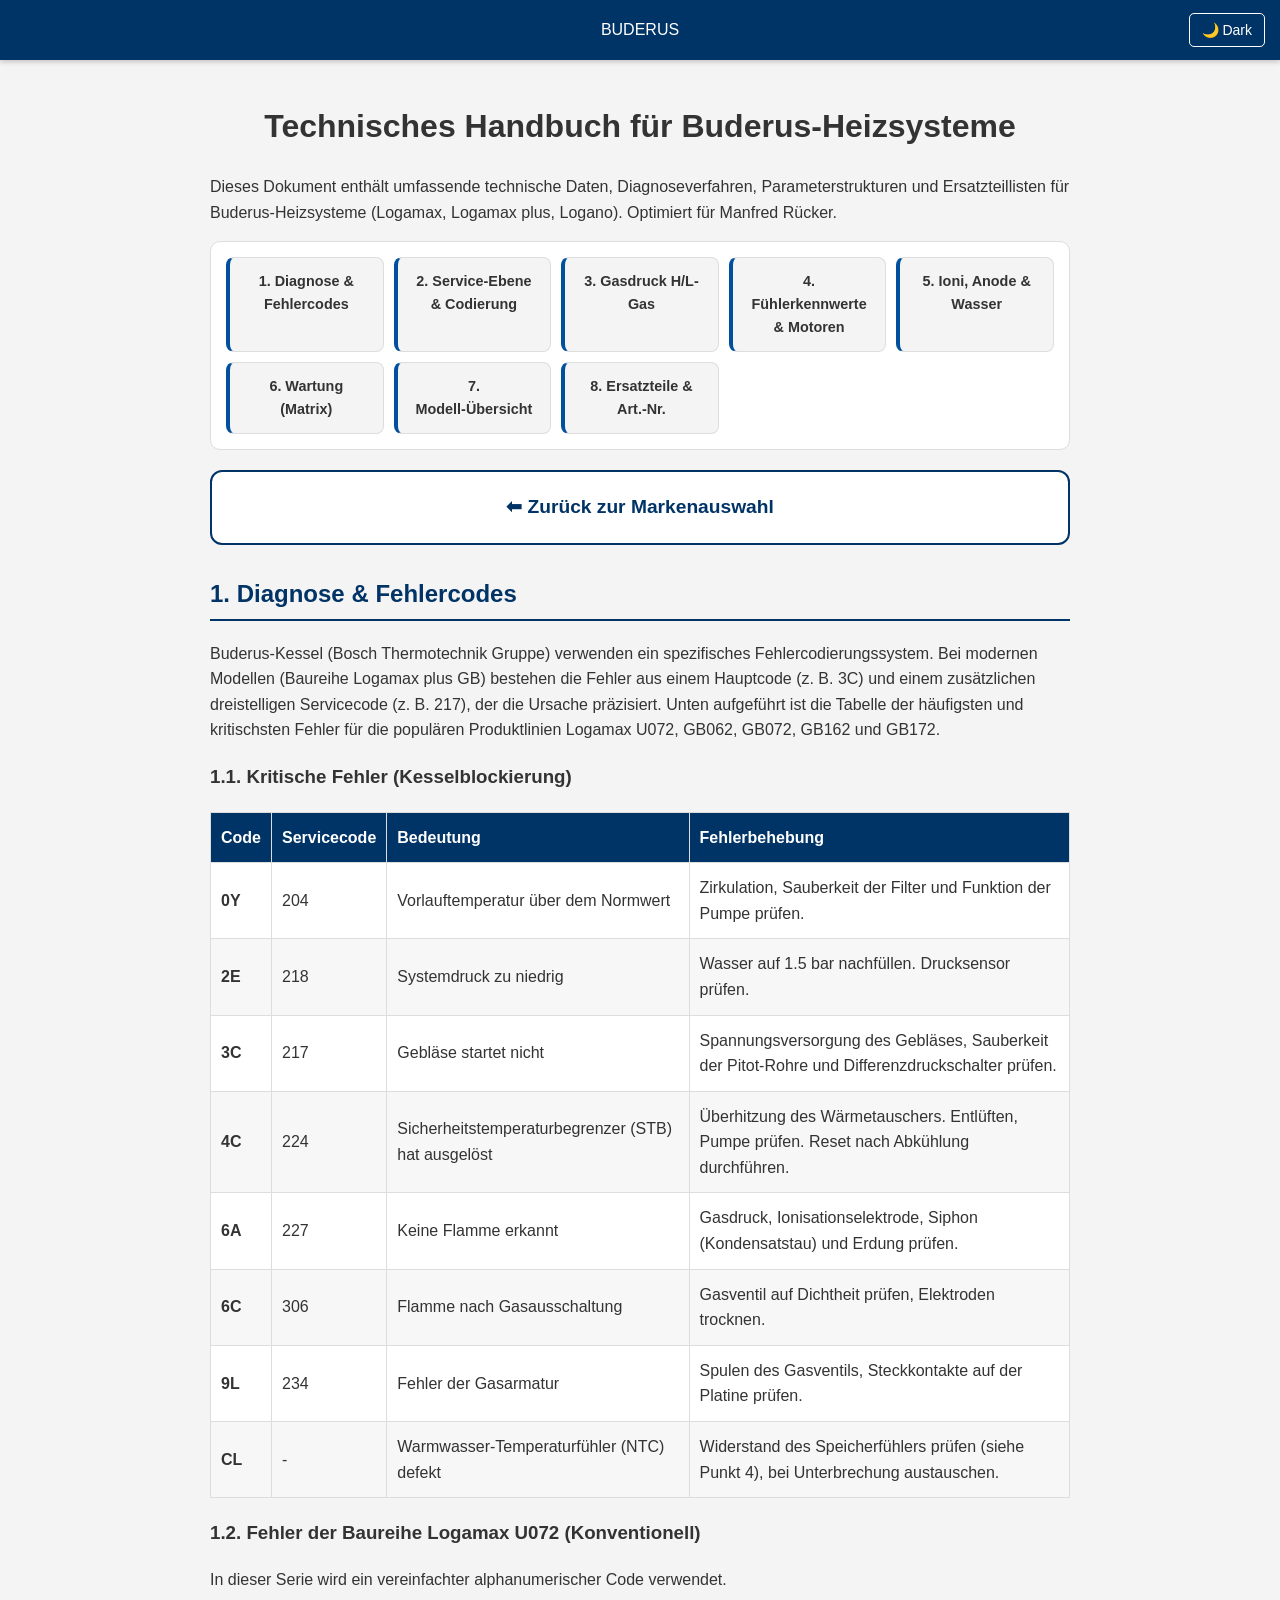
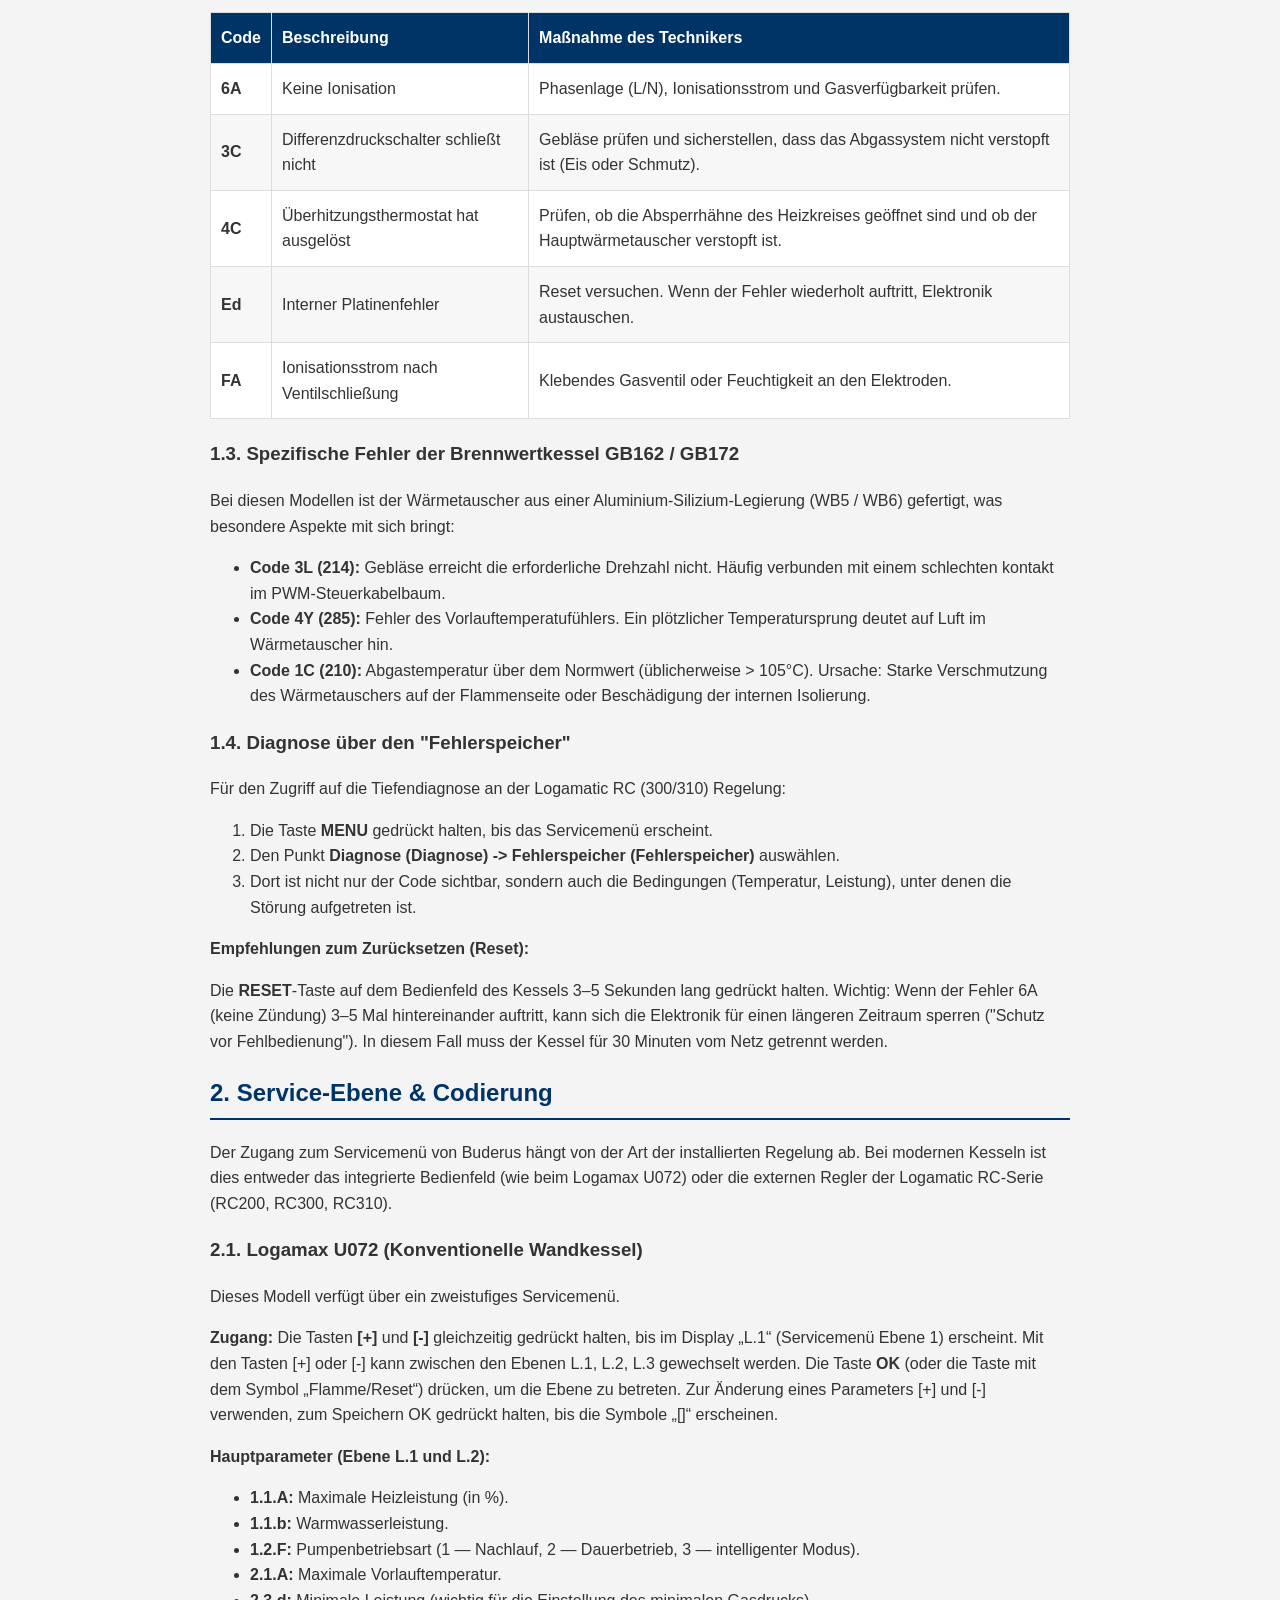
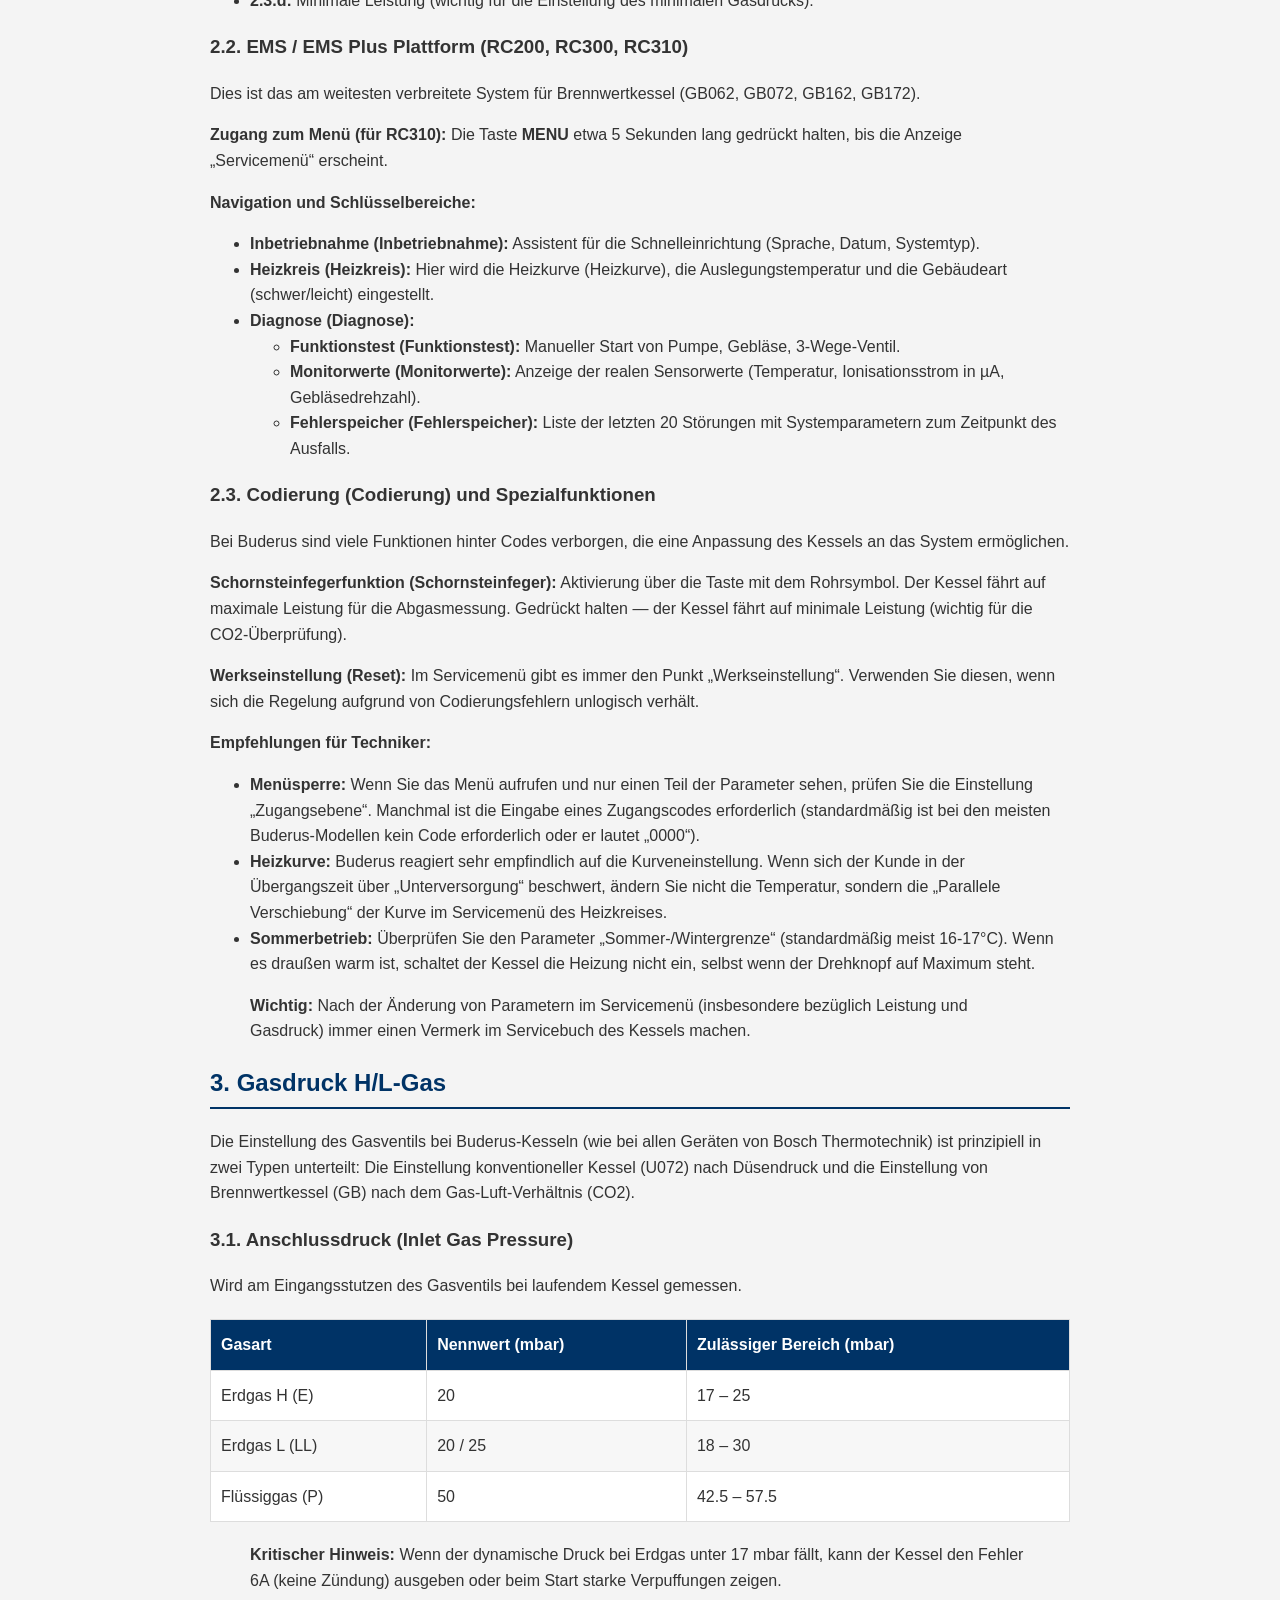
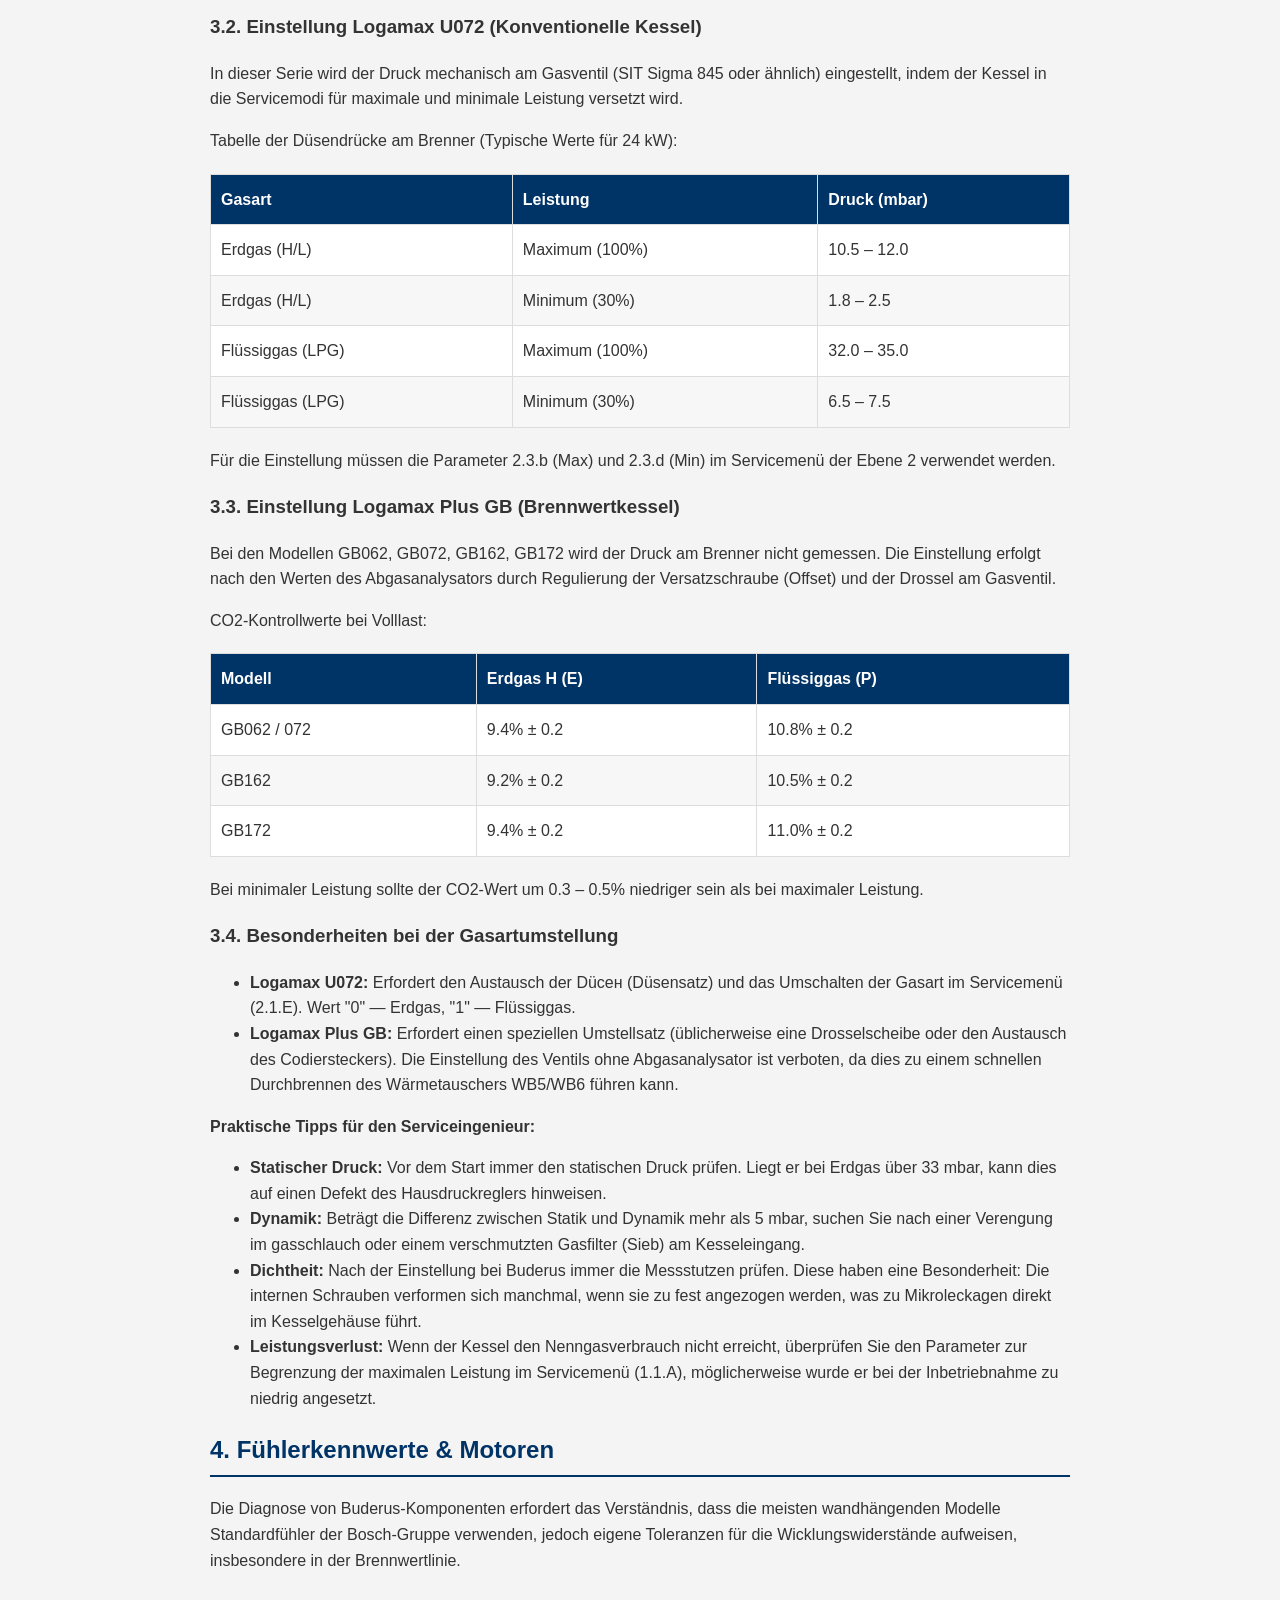
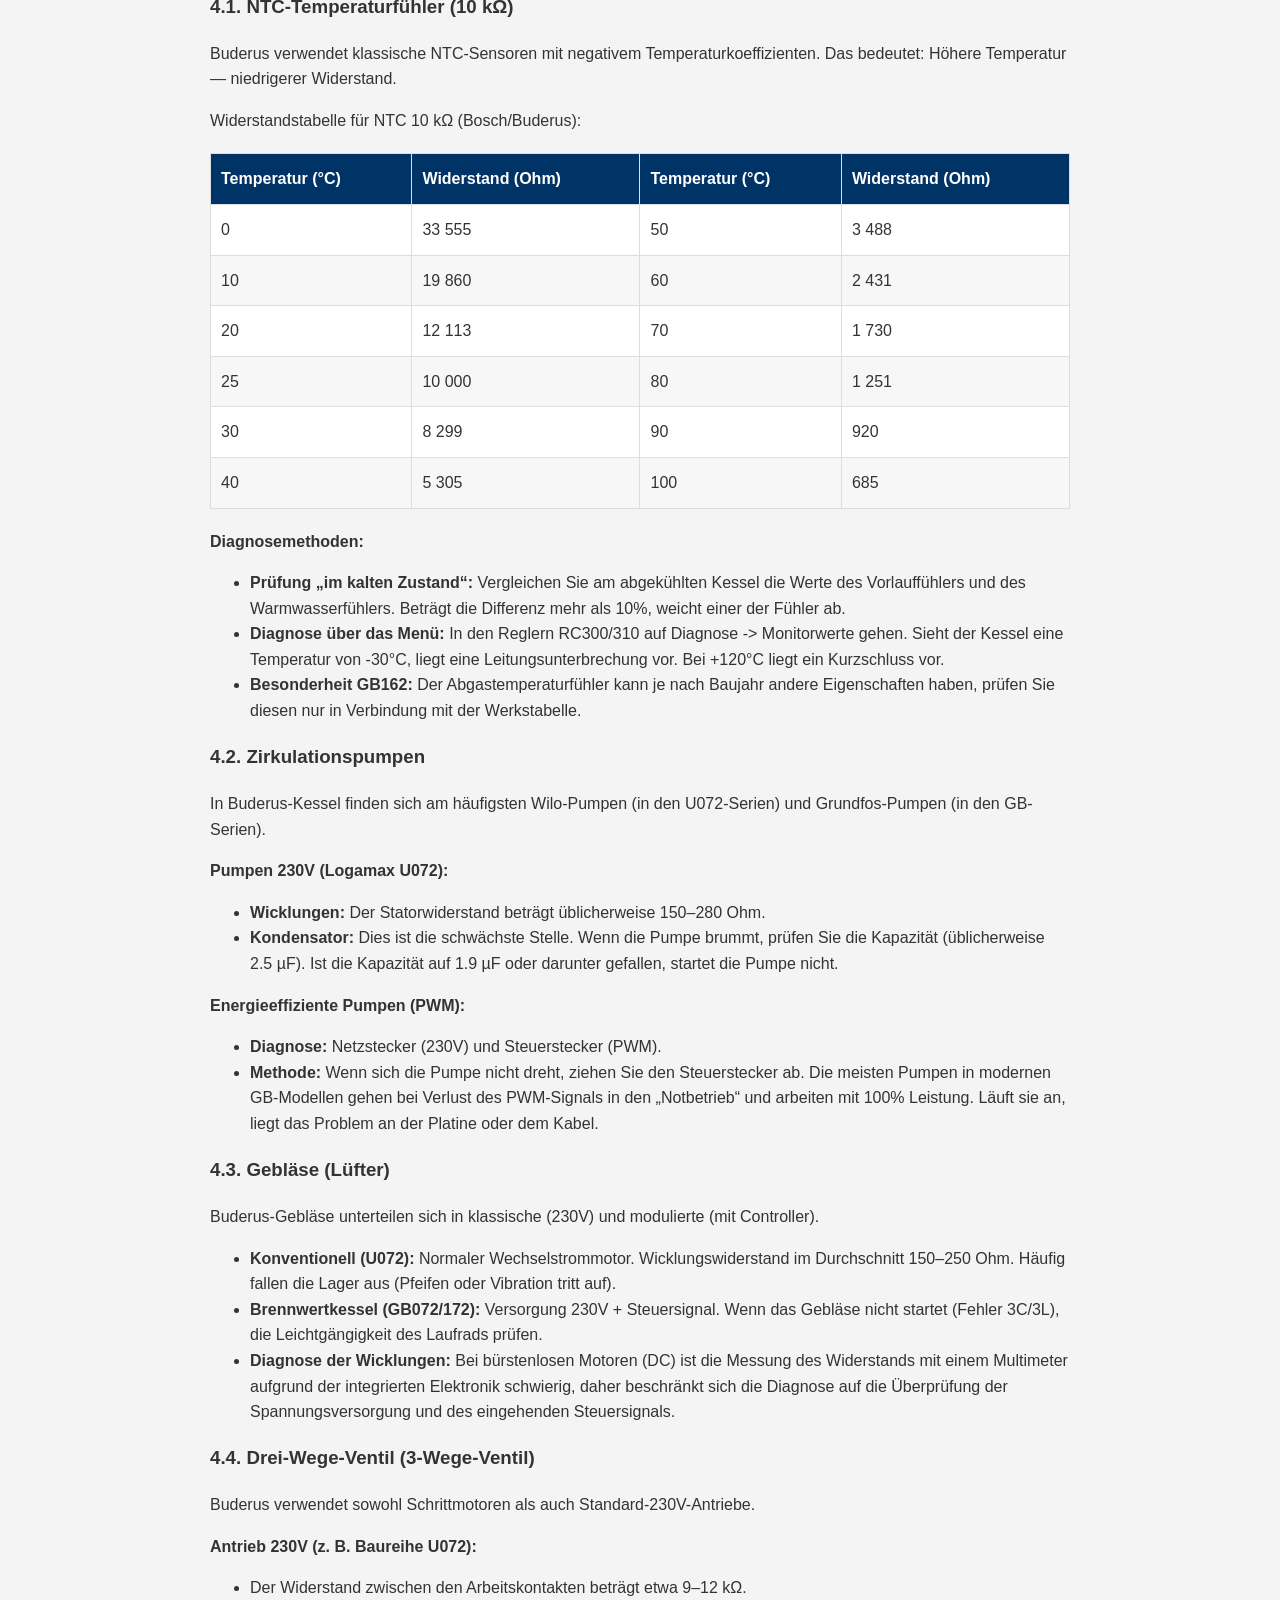
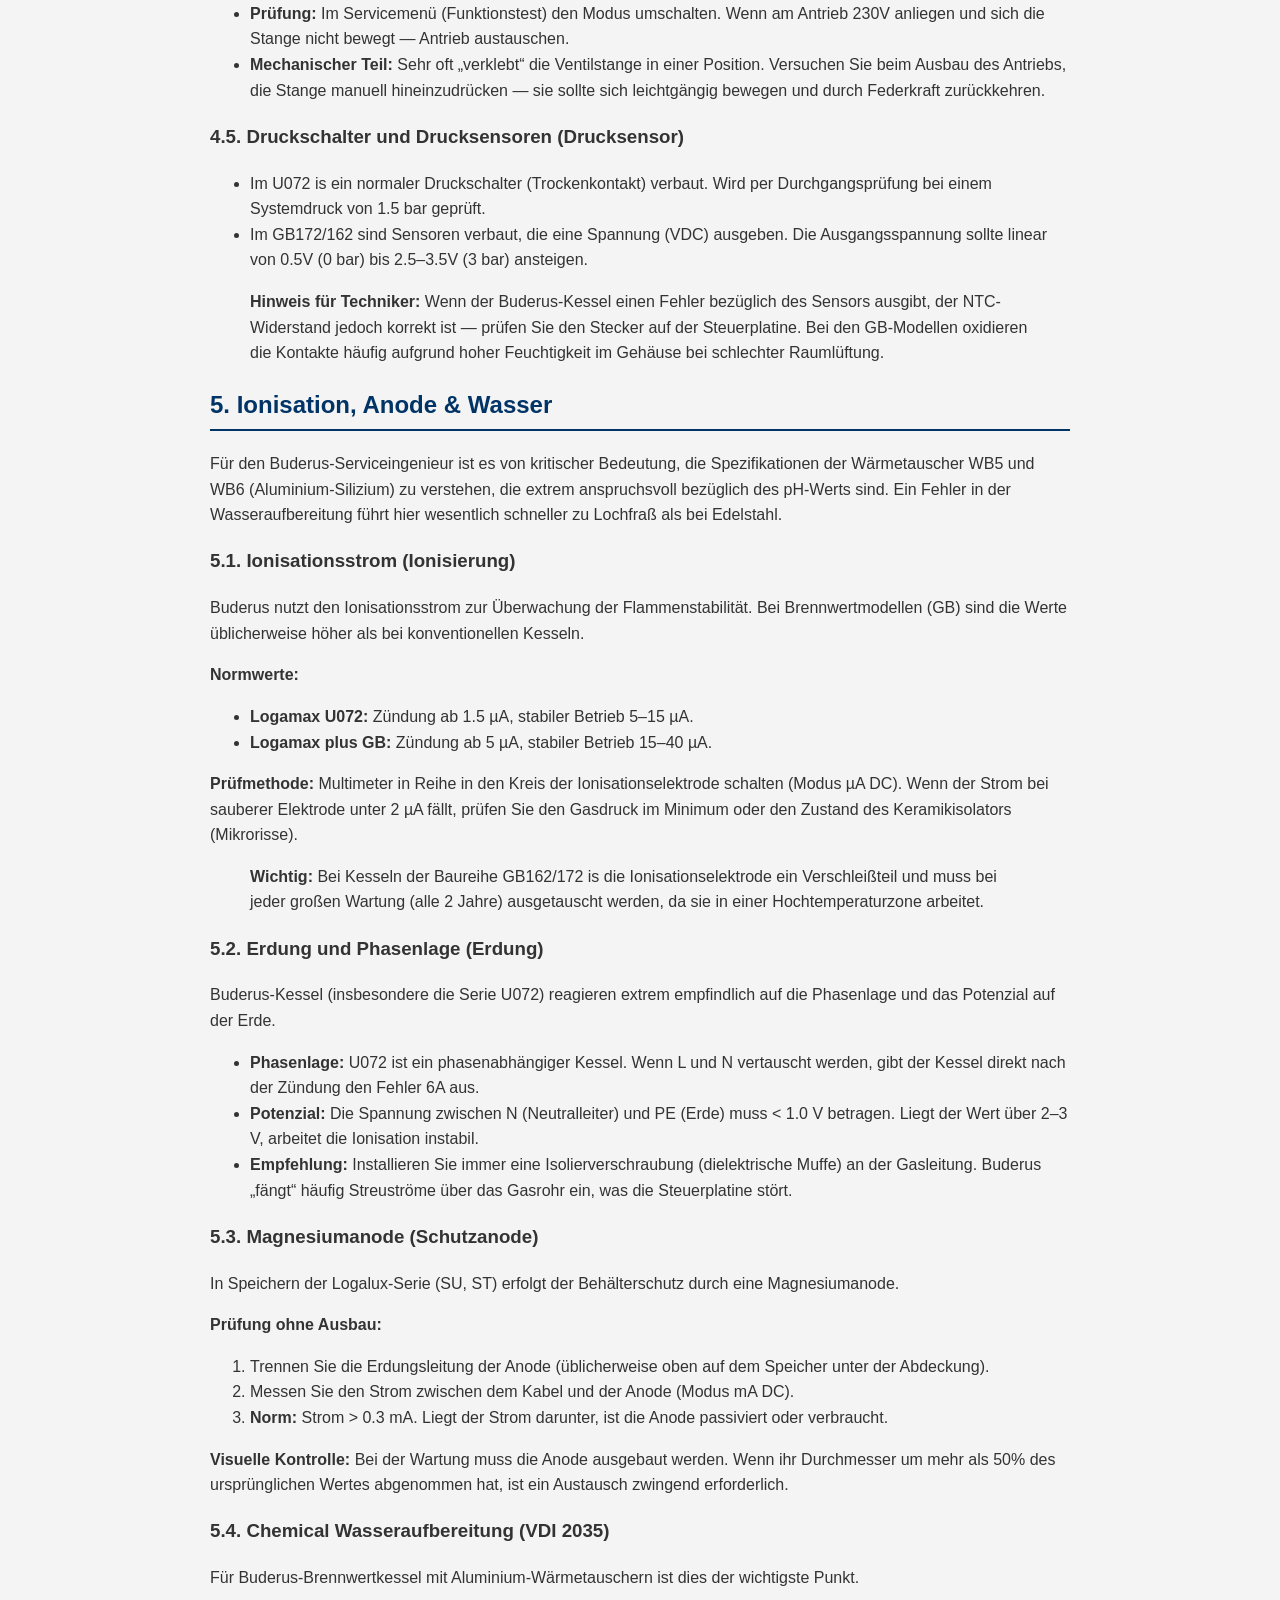
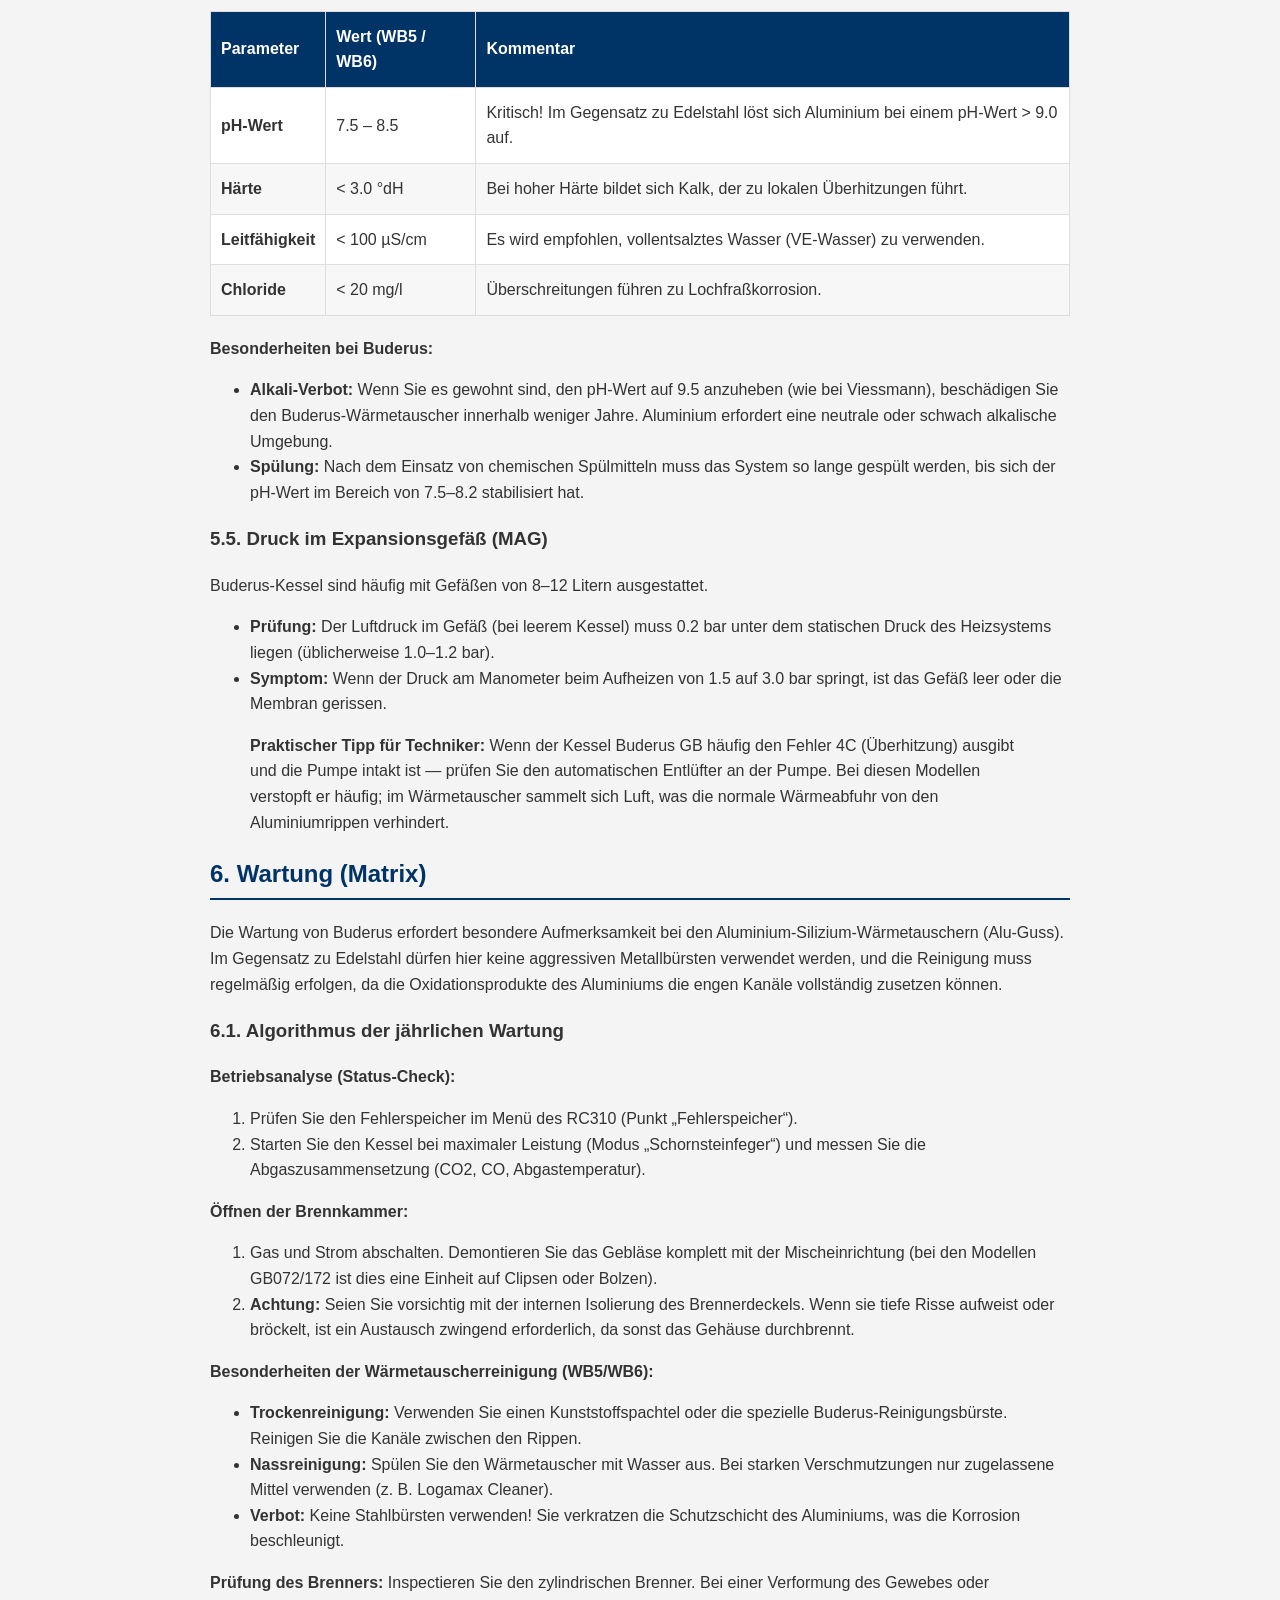
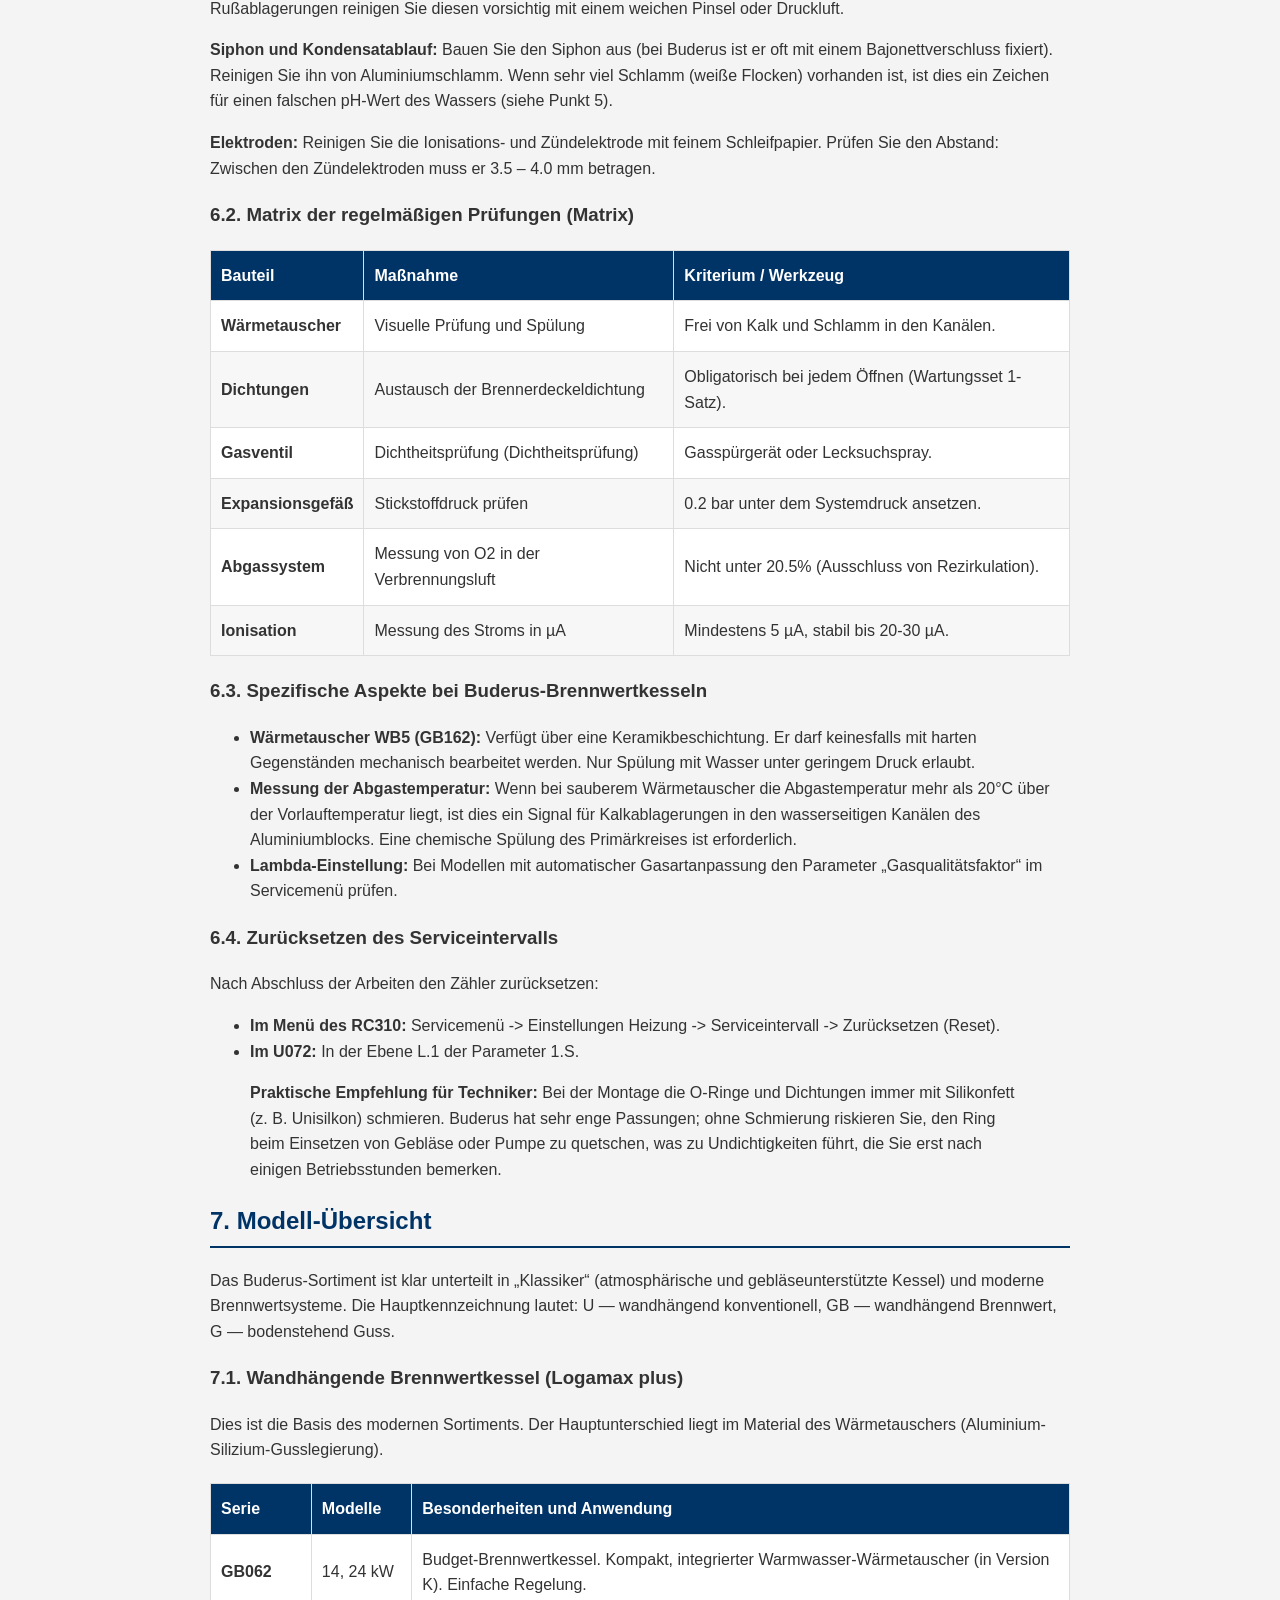
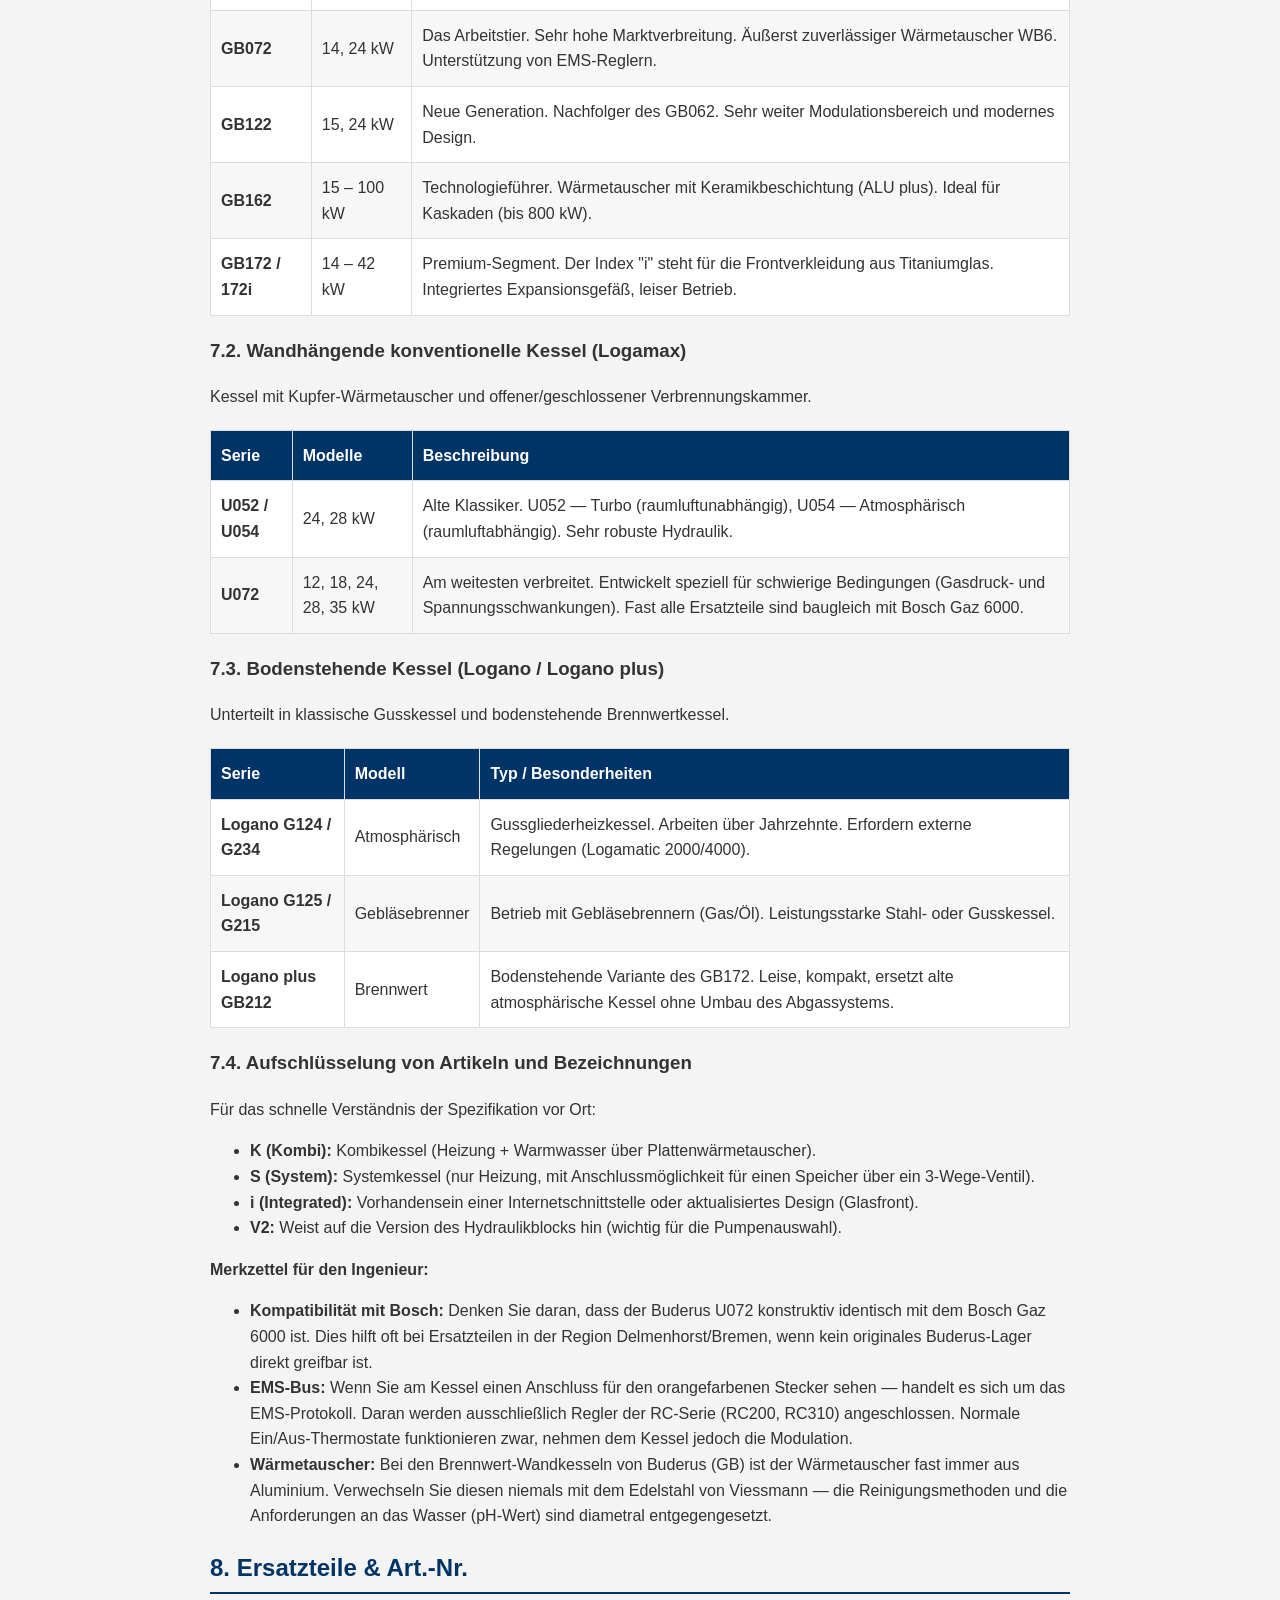
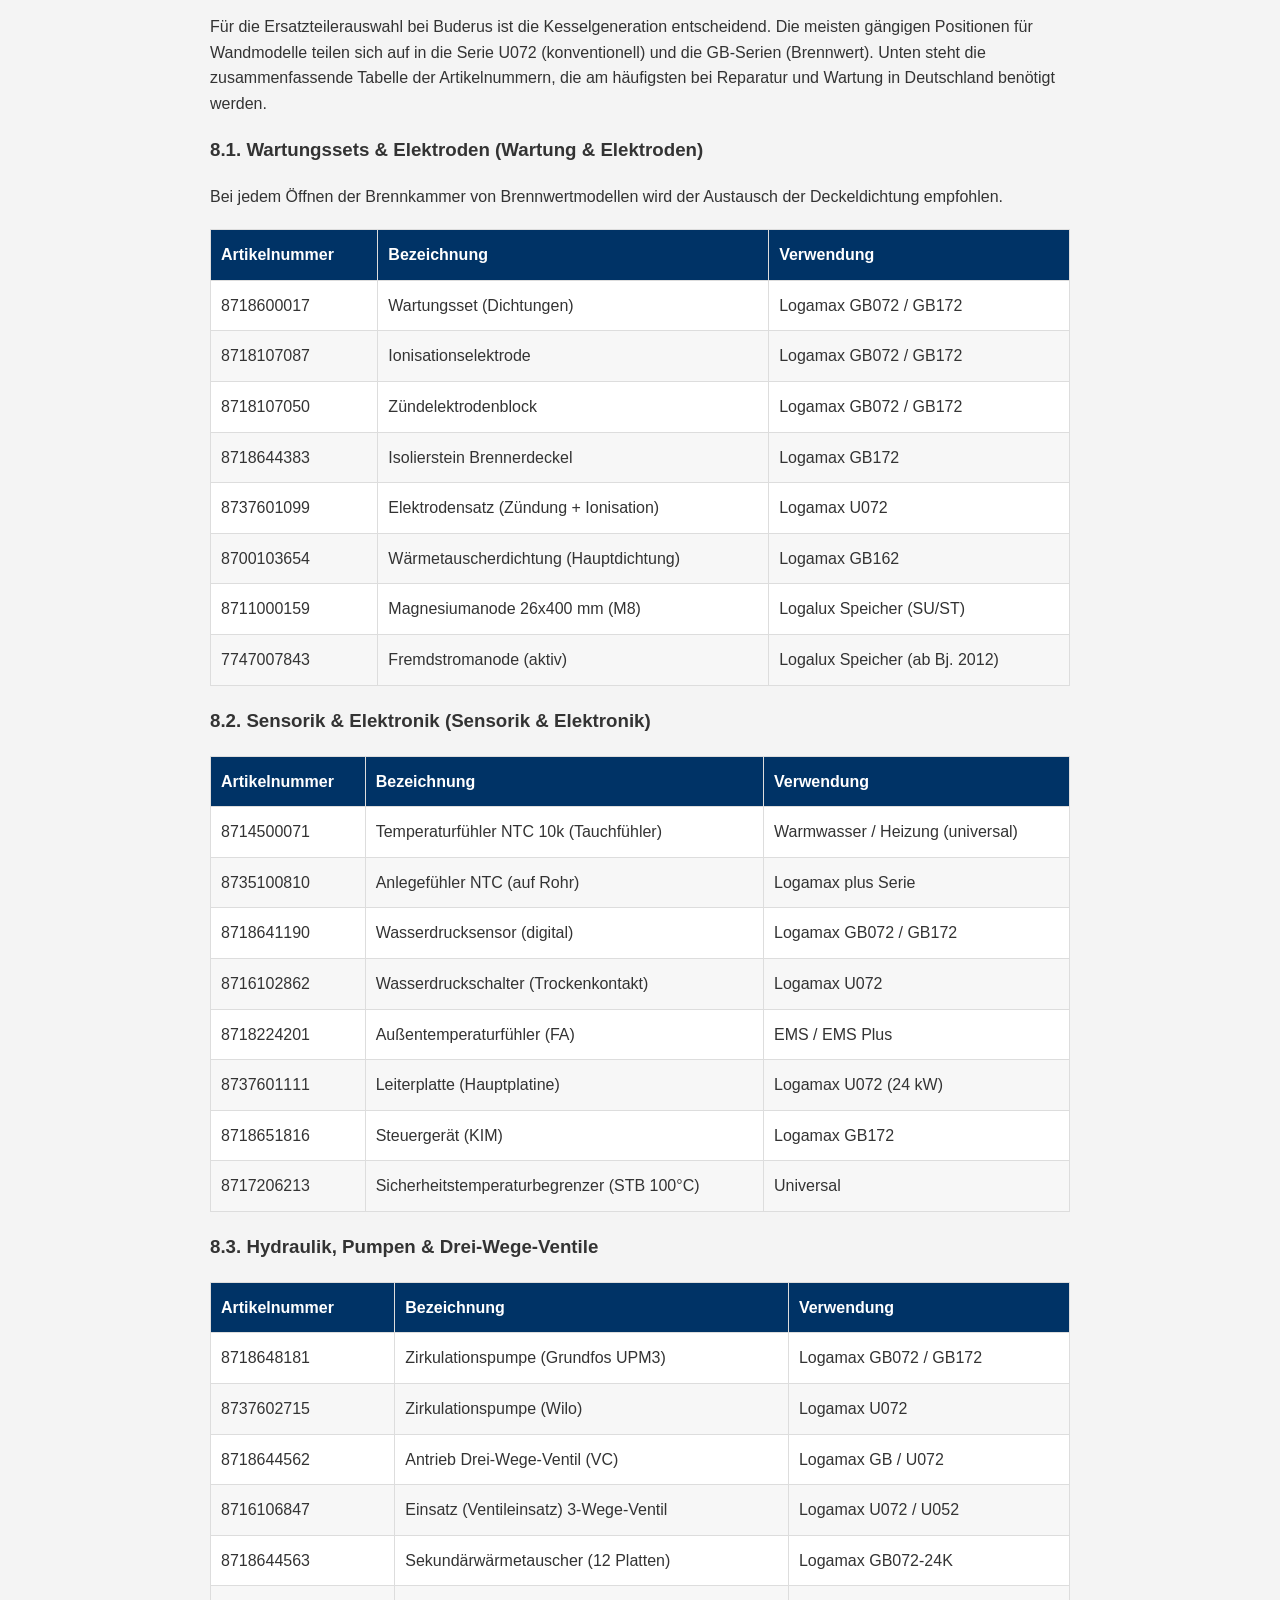
<file: buderus.html>
<!DOCTYPE html>
<html lang="de" class="brand-buderus">
<head>
    <meta charset="UTF-8">
    <meta name="viewport" content="width=device-width, initial-scale=1.0">
    <title>Buderus - Gas-Profi Handbuch</title>
    <link rel="stylesheet" href="style.css">
</head>
<body>

<header>
    <div class="header-title">BUDERUS</div>
    <button class="theme-toggle" id="themeToggle">🌙 Dark</button>
</header>

<div class="container">
    <h1 style="text-align: center;">Technisches Handbuch für Buderus-Heizsysteme</h1>
    
    <p>Dieses Dokument enthält umfassende technische Daten, Diagnoseverfahren, Parameterstrukturen und Ersatzteillisten für Buderus-Heizsysteme (Logamax, Logamax plus, Logano). Optimiert für Manfred Rücker.</p>

    <!-- 0. Navigation Menu -->
    <nav class="nav-menu">
        <a href="#diagnose" class="nav-item">1. Diagnose & Fehlercodes</a>
        <a href="#service" class="nav-item">2. Service-Ebene & Codierung</a>
        <a href="#gasdruck" class="nav-item">3. Gasdruck H/L-Gas</a>
        <a href="#fuehler" class="nav-item">4. Fühlerkennwerte & Motoren</a>
        <a href="#loni" class="nav-item">5. Ioni, Anode & Wasser</a>
        <a href="#wartung" class="nav-item">6. Wartung (Matrix)</a>
        <a href="#modelle" class="nav-item">7. Modell-Übersicht</a>
        <a href="#ersatzteile" class="nav-item">8. Ersatzteile & Art.-Nr.</a>
    </nav>

    <a href="index.html" class="btn-large" style="margin-bottom: 30px; border-color: #003366; color: #003366;">⬅ Zurück zur Markenauswahl</a>

    <!-- 1. Diagnose & Fehlercodes -->
    <section id="diagnose">
        <h2>1. Diagnose & Fehlercodes</h2>
        <p>Buderus-Kessel (Bosch Thermotechnik Gruppe) verwenden ein spezifisches Fehlercodierungssystem. Bei modernen Modellen (Baureihe Logamax plus GB) bestehen die Fehler aus einem Hauptcode (z. B. 3C) und einem zusätzlichen dreistelligen Servicecode (z. B. 217), der die Ursache präzisiert. Unten aufgeführt ist die Tabelle der häufigsten und kritischsten Fehler für die populären Produktlinien Logamax U072, GB062, GB072, GB162 und GB172.</p>
        
        <h3>1.1. Kritische Fehler (Kesselblockierung)</h3>
        <div class="table-container">
            <table>
                <thead>
                    <tr>
                        <th>Code</th>
                        <th>Servicecode</th>
                        <th>Bedeutung</th>
                        <th>Fehlerbehebung</th>
                    </tr>
                </thead>
                <tbody>
                    <tr>
                        <td><strong>0Y</strong></td>
                        <td>204</td>
                        <td>Vorlauftemperatur über dem Normwert</td>
                        <td>Zirkulation, Sauberkeit der Filter und Funktion der Pumpe prüfen.</td>
                    </tr>
                    <tr>
                        <td><strong>2E</strong></td>
                        <td>218</td>
                        <td>Systemdruck zu niedrig</td>
                        <td>Wasser auf 1.5 bar nachfüllen. Drucksensor prüfen.</td>
                    </tr>
                    <tr>
                        <td><strong>3C</strong></td>
                        <td>217</td>
                        <td>Gebläse startet nicht</td>
                        <td>Spannungsversorgung des Gebläses, Sauberkeit der Pitot-Rohre und Differenzdruckschalter prüfen.</td>
                    </tr>
                    <tr>
                        <td><strong>4C</strong></td>
                        <td>224</td>
                        <td>Sicherheitstemperaturbegrenzer (STB) hat ausgelöst</td>
                        <td>Überhitzung des Wärmetauschers. Entlüften, Pumpe prüfen. Reset nach Abkühlung durchführen.</td>
                    </tr>
                    <tr>
                        <td><strong>6A</strong></td>
                        <td>227</td>
                        <td>Keine Flamme erkannt</td>
                        <td>Gasdruck, Ionisationselektrode, Siphon (Kondensatstau) und Erdung prüfen.</td>
                    </tr>
                    <tr>
                        <td><strong>6C</strong></td>
                        <td>306</td>
                        <td>Flamme nach Gasausschaltung</td>
                        <td>Gasventil auf Dichtheit prüfen, Elektroden trocknen.</td>
                    </tr>
                    <tr>
                        <td><strong>9L</strong></td>
                        <td>234</td>
                        <td>Fehler der Gasarmatur</td>
                        <td>Spulen des Gasventils, Steckkontakte auf der Platine prüfen.</td>
                    </tr>
                    <tr>
                        <td><strong>CL</strong></td>
                        <td>-</td>
                        <td>Warmwasser-Temperaturfühler (NTC) defekt</td>
                        <td>Widerstand des Speicherfühlers prüfen (siehe Punkt 4), bei Unterbrechung austauschen.</td>
                    </tr>
                </tbody>
            </table>
        </div>

        <h3>1.2. Fehler der Baureihe Logamax U072 (Konventionell)</h3>
        <p>In dieser Serie wird ein vereinfachter alphanumerischer Code verwendet.</p>
        <div class="table-container">
            <table>
                <thead>
                    <tr>
                        <th>Code</th>
                        <th>Beschreibung</th>
                        <th>Maßnahme des Technikers</th>
                    </tr>
                </thead>
                <tbody>
                    <tr>
                        <td><strong>6A</strong></td>
                        <td>Keine Ionisation</td>
                        <td>Phasenlage (L/N), Ionisationsstrom und Gasverfügbarkeit prüfen.</td>
                    </tr>
                    <tr>
                        <td><strong>3C</strong></td>
                        <td>Differenzdruckschalter schließt nicht</td>
                        <td>Gebläse prüfen und sicherstellen, dass das Abgassystem nicht verstopft ist (Eis oder Schmutz).</td>
                    </tr>
                    <tr>
                        <td><strong>4C</strong></td>
                        <td>Überhitzungsthermostat hat ausgelöst</td>
                        <td>Prüfen, ob die Absperrhähne des Heizkreises geöffnet sind und ob der Hauptwärmetauscher verstopft ist.</td>
                    </tr>
                    <tr>
                        <td><strong>Ed</strong></td>
                        <td>Interner Platinenfehler</td>
                        <td>Reset versuchen. Wenn der Fehler wiederholt auftritt, Elektronik austauschen.</td>
                    </tr>
                    <tr>
                        <td><strong>FA</strong></td>
                        <td>Ionisationsstrom nach Ventilschließung</td>
                        <td>Klebendes Gasventil oder Feuchtigkeit an den Elektroden.</td>
                    </tr>
                </tbody>
            </table>
        </div>

        <h3>1.3. Spezifische Fehler der Brennwertkessel GB162 / GB172</h3>
        <p>Bei diesen Modellen ist der Wärmetauscher aus einer Aluminium-Silizium-Legierung (WB5 / WB6) gefertigt, was besondere Aspekte mit sich bringt:</p>
        <ul>
            <li><strong>Code 3L (214):</strong> Gebläse erreicht die erforderliche Drehzahl nicht. Häufig verbunden mit einem schlechten kontakt im PWM-Steuerkabelbaum.</li>
            <li><strong>Code 4Y (285):</strong> Fehler des Vorlauftemperatufühlers. Ein plötzlicher Temperatursprung deutet auf Luft im Wärmetauscher hin.</li>
            <li><strong>Code 1C (210):</strong> Abgastemperatur über dem Normwert (üblicherweise &gt; 105°C). Ursache: Starke Verschmutzung des Wärmetauschers auf der Flammenseite oder Beschädigung der internen Isolierung.</li>
        </ul>

        <h3>1.4. Diagnose über den "Fehlerspeicher"</h3>
        <p>Für den Zugriff auf die Tiefendiagnose an der Logamatic RC (300/310) Regelung:</p>
        <ol>
            <li>Die Taste <strong>MENU</strong> gedrückt halten, bis das Servicemenü erscheint.</li>
            <li>Den Punkt <strong>Diagnose (Diagnose) -&gt; Fehlerspeicher (Fehlerspeicher)</strong> auswählen.</li>
            <li>Dort ist nicht nur der Code sichtbar, sondern auch die Bedingungen (Temperatur, Leistung), unter denen die Störung aufgetreten ist.</li>
        </ol>
        <p><strong>Empfehlungen zum Zurücksetzen (Reset):</strong></p>
        <p>Die <strong>RESET</strong>-Taste auf dem Bedienfeld des Kessels 3–5 Sekunden lang gedrückt halten. Wichtig: Wenn der Fehler 6A (keine Zündung) 3–5 Mal hintereinander auftritt, kann sich die Elektronik für einen längeren Zeitraum sperren ("Schutz vor Fehlbedienung"). In diesem Fall muss der Kessel für 30 Minuten vom Netz getrennt werden.</p>
    </section>

    <!-- 2. Service-Ebene & Codierung -->
    <section id="service">
        <h2>2. Service-Ebene & Codierung</h2>
        <p>Der Zugang zum Servicemenü von Buderus hängt von der Art der installierten Regelung ab. Bei modernen Kesseln ist dies entweder das integrierte Bedienfeld (wie beim Logamax U072) oder die externen Regler der Logamatic RC-Serie (RC200, RC300, RC310).</p>
        
        <h3>2.1. Logamax U072 (Konventionelle Wandkessel)</h3>
        <p>Dieses Modell verfügt über ein zweistufiges Servicemenü.</p>
        <p><strong>Zugang:</strong> Die Tasten <strong>[+]</strong> und <strong>[-]</strong> gleichzeitig gedrückt halten, bis im Display „L.1“ (Servicemenü Ebene 1) erscheint. Mit den Tasten [+] oder [-] kann zwischen den Ebenen L.1, L.2, L.3 gewechselt werden. Die Taste <strong>OK</strong> (oder die Taste mit dem Symbol „Flamme/Reset“) drücken, um die Ebene zu betreten. Zur Änderung eines Parameters [+] und [-] verwenden, zum Speichern OK gedrückt halten, bis die Symbole „[]“ erscheinen.</p>
        <p><strong>Hauptparameter (Ebene L.1 und L.2):</strong></p>
        <ul>
            <li><strong>1.1.A:</strong> Maximale Heizleistung (in %).</li>
            <li><strong>1.1.b:</strong> Warmwasserleistung.</li>
            <li><strong>1.2.F:</strong> Pumpenbetriebsart (1 — Nachlauf, 2 — Dauerbetrieb, 3 — intelligenter Modus).</li>
            <li><strong>2.1.A:</strong> Maximale Vorlauftemperatur.</li>
            <li><strong>2.3.d:</strong> Minimale Leistung (wichtig für die Einstellung des minimalen Gasdrucks).</li>
        </ul>

        <h3>2.2. EMS / EMS Plus Plattform (RC200, RC300, RC310)</h3>
        <p>Dies ist das am weitesten verbreitete System für Brennwertkessel (GB062, GB072, GB162, GB172).</p>
        <p><strong>Zugang zum Menü (für RC310):</strong> Die Taste <strong>MENU</strong> etwa 5 Sekunden lang gedrückt halten, bis die Anzeige „Servicemenü“ erscheint.</p>
        <p><strong>Navigation und Schlüsselbereiche:</strong></p>
        <ul>
            <li><strong>Inbetriebnahme (Inbetriebnahme):</strong> Assistent für die Schnelleinrichtung (Sprache, Datum, Systemtyp).</li>
            <li><strong>Heizkreis (Heizkreis):</strong> Hier wird die Heizkurve (Heizkurve), die Auslegungstemperatur und die Gebäudeart (schwer/leicht) eingestellt.</li>
            <li><strong>Diagnose (Diagnose):</strong>
                <ul>
                    <li><strong>Funktionstest (Funktionstest):</strong> Manueller Start von Pumpe, Gebläse, 3-Wege-Ventil.</li>
                    <li><strong>Monitorwerte (Monitorwerte):</strong> Anzeige der realen Sensorwerte (Temperatur, Ionisationsstrom in µA, Gebläsedrehzahl).</li>
                    <li><strong>Fehlerspeicher (Fehlerspeicher):</strong> Liste der letzten 20 Störungen mit Systemparametern zum Zeitpunkt des Ausfalls.</li>
                </ul>
            </li>
        </ul>

        <h3>2.3. Codierung (Codierung) und Spezialfunktionen</h3>
        <p>Bei Buderus sind viele Funktionen hinter Codes verborgen, die eine Anpassung des Kessels an das System ermöglichen.</p>
        <p><strong>Schornsteinfegerfunktion (Schornsteinfeger):</strong> Aktivierung über die Taste mit dem Rohrsymbol. Der Kessel fährt auf maximale Leistung für die Abgasmessung. Gedrückt halten — der Kessel fährt auf minimale Leistung (wichtig für die CO2-Überprüfung).</p>
        <p><strong>Werkseinstellung (Reset):</strong> Im Servicemenü gibt es immer den Punkt „Werkseinstellung“. Verwenden Sie diesen, wenn sich die Regelung aufgrund von Codierungsfehlern unlogisch verhält.</p>
        <p><strong>Empfehlungen für Techniker:</strong></p>
        <ul>
            <li><strong>Menüsperre:</strong> Wenn Sie das Menü aufrufen und nur einen Teil der Parameter sehen, prüfen Sie die Einstellung „Zugangsebene“. Manchmal ist die Eingabe eines Zugangscodes erforderlich (standardmäßig ist bei den meisten Buderus-Modellen kein Code erforderlich oder er lautet „0000“).</li>
            <li><strong>Heizkurve:</strong> Buderus reagiert sehr empfindlich auf die Kurveneinstellung. Wenn sich der Kunde in der Übergangszeit über „Unterversorgung“ beschwert, ändern Sie nicht die Temperatur, sondern die „Parallele Verschiebung“ der Kurve im Servicemenü des Heizkreises.</li>
            <li><strong>Sommerbetrieb:</strong> Überprüfen Sie den Parameter „Sommer-/Wintergrenze“ (standardmäßig meist 16-17°C). Wenn es draußen warm ist, schaltet der Kessel die Heizung nicht ein, selbst wenn der Drehknopf auf Maximum steht.</li>
        </ul>
        <blockquote>
            <strong>Wichtig:</strong> Nach der Änderung von Parametern im Servicemenü (insbesondere bezüglich Leistung und Gasdruck) immer einen Vermerk im Servicebuch des Kessels machen.
        </blockquote>
    </section>

    <!-- 3. Gasdruck H/L-Gas -->
    <section id="gasdruck">
        <h2>3. Gasdruck H/L-Gas</h2>
        <p>Die Einstellung des Gasventils bei Buderus-Kesseln (wie bei allen Geräten von Bosch Thermotechnik) ist prinzipiell in zwei Typen unterteilt: Die Einstellung konventioneller Kessel (U072) nach Düsendruck und die Einstellung von Brennwertkessel (GB) nach dem Gas-Luft-Verhältnis (CO2).</p>
        
        <h3>3.1. Anschlussdruck (Inlet Gas Pressure)</h3>
        <p>Wird am Eingangsstutzen des Gasventils bei laufendem Kessel gemessen.</p>
        <div class="table-container">
            <table>
                <thead>
                    <tr>
                        <th>Gasart</th>
                        <th>Nennwert (mbar)</th>
                        <th>Zulässiger Bereich (mbar)</th>
                    </tr>
                </thead>
                <tbody>
                    <tr>
                        <td>Erdgas H (E)</td>
                        <td>20</td>
                        <td>17 – 25</td>
                    </tr>
                    <tr>
                        <td>Erdgas L (LL)</td>
                        <td>20 / 25</td>
                        <td>18 – 30</td>
                    </tr>
                    <tr>
                        <td>Flüssiggas (P)</td>
                        <td>50</td>
                        <td>42.5 – 57.5</td>
                    </tr>
                </tbody>
            </table>
        </div>
        <blockquote>
            <strong>Kritischer Hinweis:</strong> Wenn der dynamische Druck bei Erdgas unter 17 mbar fällt, kann der Kessel den Fehler 6A (keine Zündung) ausgeben oder beim Start starke Verpuffungen zeigen.
        </blockquote>

        <h3>3.2. Einstellung Logamax U072 (Konventionelle Kessel)</h3>
        <p>In dieser Serie wird der Druck mechanisch am Gasventil (SIT Sigma 845 oder ähnlich) eingestellt, indem der Kessel in die Servicemodi für maximale und minimale Leistung versetzt wird.</p>
        <p>Tabelle der Düsendrücke am Brenner (Typische Werte für 24 kW):</p>
        <div class="table-container">
            <table>
                <thead>
                    <tr>
                        <th>Gasart</th>
                        <th>Leistung</th>
                        <th>Druck (mbar)</th>
                    </tr>
                </thead>
                <tbody>
                    <tr>
                        <td>Erdgas (H/L)</td>
                        <td>Maximum (100%)</td>
                        <td>10.5 – 12.0</td>
                    </tr>
                    <tr>
                        <td>Erdgas (H/L)</td>
                        <td>Minimum (30%)</td>
                        <td>1.8 – 2.5</td>
                    </tr>
                    <tr>
                        <td>Flüssiggas (LPG)</td>
                        <td>Maximum (100%)</td>
                        <td>32.0 – 35.0</td>
                    </tr>
                    <tr>
                        <td>Flüssiggas (LPG)</td>
                        <td>Minimum (30%)</td>
                        <td>6.5 – 7.5</td>
                    </tr>
                </tbody>
            </table>
        </div>
        <p>Für die Einstellung müssen die Parameter 2.3.b (Max) und 2.3.d (Min) im Servicemenü der Ebene 2 verwendet werden.</p>

        <h3>3.3. Einstellung Logamax Plus GB (Brennwertkessel)</h3>
        <p>Bei den Modellen GB062, GB072, GB162, GB172 wird der Druck am Brenner nicht gemessen. Die Einstellung erfolgt nach den Werten des Abgasanalysators durch Regulierung der Versatzschraube (Offset) und der Drossel am Gasventil.</p>
        <p>CO2-Kontrollwerte bei Volllast:</p>
        <div class="table-container">
            <table>
                <thead>
                    <tr>
                        <th>Modell</th>
                        <th>Erdgas H (E)</th>
                        <th>Flüssiggas (P)</th>
                    </tr>
                </thead>
                <tbody>
                    <tr>
                        <td>GB062 / 072</td>
                        <td>9.4% ± 0.2</td>
                        <td>10.8% ± 0.2</td>
                    </tr>
                    <tr>
                        <td>GB162</td>
                        <td>9.2% ± 0.2</td>
                        <td>10.5% ± 0.2</td>
                    </tr>
                    <tr>
                        <td>GB172</td>
                        <td>9.4% ± 0.2</td>
                        <td>11.0% ± 0.2</td>
                    </tr>
                </tbody>
            </table>
        </div>
        <p>Bei minimaler Leistung sollte der CO2-Wert um 0.3 – 0.5% niedriger sein als bei maximaler Leistung.</p>

        <h3>3.4. Besonderheiten bei der Gasartumstellung</h3>
        <ul>
            <li><strong>Logamax U072:</strong> Erfordert den Austausch der Düсен (Düsensatz) und das Umschalten der Gasart im Servicemenü (2.1.E). Wert "0" — Erdgas, "1" — Flüssiggas.</li>
            <li><strong>Logamax Plus GB:</strong> Erfordert einen speziellen Umstellsatz (üblicherweise eine Drosselscheibe oder den Austausch des Codiersteckers). Die Einstellung des Ventils ohne Abgasanalysator ist verboten, da dies zu einem schnellen Durchbrennen des Wärmetauschers WB5/WB6 führen kann.</li>
        </ul>
        <p><strong>Praktische Tipps für den Serviceingenieur:</strong></p>
        <ul>
            <li><strong>Statischer Druck:</strong> Vor dem Start immer den statischen Druck prüfen. Liegt er bei Erdgas über 33 mbar, kann dies auf einen Defekt des Hausdruckreglers hinweisen.</li>
            <li><strong>Dynamik:</strong> Beträgt die Differenz zwischen Statik und Dynamik mehr als 5 mbar, suchen Sie nach einer Verengung im gasschlauch oder einem verschmutzten Gasfilter (Sieb) am Kesseleingang.</li>
            <li><strong>Dichtheit:</strong> Nach der Einstellung bei Buderus immer die Messstutzen prüfen. Diese haben eine Besonderheit: Die internen Schrauben verformen sich manchmal, wenn sie zu fest angezogen werden, was zu Mikroleckagen direkt im Kesselgehäuse führt.</li>
            <li><strong>Leistungsverlust:</strong> Wenn der Kessel den Nenngasverbrauch nicht erreicht, überprüfen Sie den Parameter zur Begrenzung der maximalen Leistung im Servicemenü (1.1.A), möglicherweise wurde er bei der Inbetriebnahme zu niedrig angesetzt.</li>
        </ul>
    </section>

    <!-- 4. Fühlerkennwerte & Motoren -->
    <section id="fuehler">
        <h2>4. Fühlerkennwerte & Motoren</h2>
        <p>Die Diagnose von Buderus-Komponenten erfordert das Verständnis, dass die meisten wandhängenden Modelle Standardfühler der Bosch-Gruppe verwenden, jedoch eigene Toleranzen für die Wicklungswiderstände aufweisen, insbesondere in der Brennwertlinie.</p>
        
        <h3>4.1. NTC-Temperaturfühler (10 kΩ)</h3>
        <p>Buderus verwendet klassische NTC-Sensoren mit negativem Temperaturkoeffizienten. Das bedeutet: Höhere Temperatur — niedrigerer Widerstand.</p>
        <p>Widerstandstabelle für NTC 10 kΩ (Bosch/Buderus):</p>
        <div class="table-container">
            <table>
                <thead>
                    <tr>
                        <th>Temperatur (°C)</th>
                        <th>Widerstand (Ohm)</th>
                        <th>Temperatur (°C)</th>
                        <th>Widerstand (Ohm)</th>
                    </tr>
                </thead>
                <tbody>
                    <tr><td>0</td><td>33 555</td><td>50</td><td>3 488</td></tr>
                    <tr><td>10</td><td>19 860</td><td>60</td><td>2 431</td></tr>
                    <tr><td>20</td><td>12 113</td><td>70</td><td>1 730</td></tr>
                    <tr><td>25</td><td>10 000</td><td>80</td><td>1 251</td></tr>
                    <tr><td>30</td><td>8 299</td><td>90</td><td>920</td></tr>
                    <tr><td>40</td><td>5 305</td><td>100</td><td>685</td></tr>
                </tbody>
            </table>
        </div>
        <p><strong>Diagnosemethoden:</strong></p>
        <ul>
            <li><strong>Prüfung „im kalten Zustand“:</strong> Vergleichen Sie am abgekühlten Kessel die Werte des Vorlauffühlers und des Warmwasserfühlers. Beträgt die Differenz mehr als 10%, weicht einer der Fühler ab.</li>
            <li><strong>Diagnose über das Menü:</strong> In den Reglern RC300/310 auf Diagnose -&gt; Monitorwerte gehen. Sieht der Kessel eine Temperatur von -30°C, liegt eine Leitungsunterbrechung vor. Bei +120°C liegt ein Kurzschluss vor.</li>
            <li><strong>Besonderheit GB162:</strong> Der Abgastemperaturfühler kann je nach Baujahr andere Eigenschaften haben, prüfen Sie diesen nur in Verbindung mit der Werkstabelle.</li>
        </ul>

        <h3>4.2. Zirkulationspumpen</h3>
        <p>In Buderus-Kessel finden sich am häufigsten Wilo-Pumpen (in den U072-Serien) und Grundfos-Pumpen (in den GB-Serien).</p>
        <p><strong>Pumpen 230V (Logamax U072):</strong></p>
        <ul>
            <li><strong>Wicklungen:</strong> Der Statorwiderstand beträgt üblicherweise 150–280 Ohm.</li>
            <li><strong>Kondensator:</strong> Dies ist die schwächste Stelle. Wenn die Pumpe brummt, prüfen Sie die Kapazität (üblicherweise 2.5 µF). Ist die Kapazität auf 1.9 µF oder darunter gefallen, startet die Pumpe nicht.</li>
        </ul>
        <p><strong>Energieeffiziente Pumpen (PWM):</strong></p>
        <ul>
            <li><strong>Diagnose:</strong> Netzstecker (230V) und Steuerstecker (PWM).</li>
            <li><strong>Methode:</strong> Wenn sich die Pumpe nicht dreht, ziehen Sie den Steuerstecker ab. Die meisten Pumpen in modernen GB-Modellen gehen bei Verlust des PWM-Signals in den „Notbetrieb“ und arbeiten mit 100% Leistung. Läuft sie an, liegt das Problem an der Platine oder dem Kabel.</li>
        </ul>

        <h3>4.3. Gebläse (Lüfter)</h3>
        <p>Buderus-Gebläse unterteilen sich in klassische (230V) und modulierte (mit Controller).</p>
        <ul>
            <li><strong>Konventionell (U072):</strong> Normaler Wechselstrommotor. Wicklungswiderstand im Durchschnitt 150–250 Ohm. Häufig fallen die Lager aus (Pfeifen oder Vibration tritt auf).</li>
            <li><strong>Brennwertkessel (GB072/172):</strong> Versorgung 230V + Steuersignal. Wenn das Gebläse nicht startet (Fehler 3C/3L), die Leichtgängigkeit des Laufrads prüfen.</li>
            <li><strong>Diagnose der Wicklungen:</strong> Bei bürstenlosen Motoren (DC) ist die Messung des Widerstands mit einem Multimeter aufgrund der integrierten Elektronik schwierig, daher beschränkt sich die Diagnose auf die Überprüfung der Spannungsversorgung und des eingehenden Steuersignals.</li>
        </ul>

        <h3>4.4. Drei-Wege-Ventil (3-Wege-Ventil)</h3>
        <p>Buderus verwendet sowohl Schrittmotoren als auch Standard-230V-Antriebe.</p>
        <p><strong>Antrieb 230V (z. B. Baureihe U072):</strong></p>
        <ul>
            <li>Der Widerstand zwischen den Arbeitskontakten beträgt etwa 9–12 kΩ.</li>
            <li><strong>Prüfung:</strong> Im Servicemenü (Funktionstest) den Modus umschalten. Wenn am Antrieb 230V anliegen und sich die Stange nicht bewegt — Antrieb austauschen.</li>
            <li><strong>Mechanischer Teil:</strong> Sehr oft „verklebt“ die Ventilstange in einer Position. Versuchen Sie beim Ausbau des Antriebs, die Stange manuell hineinzudrücken — sie sollte sich leichtgängig bewegen und durch Federkraft zurückkehren.</li>
        </ul>

        <h3>4.5. Druckschalter und Drucksensoren (Drucksensor)</h3>
        <ul>
            <li>Im U072 is ein normaler Druckschalter (Trockenkontakt) verbaut. Wird per Durchgangsprüfung bei einem Systemdruck von 1.5 bar geprüft.</li>
            <li>Im GB172/162 sind Sensoren verbaut, die eine Spannung (VDC) ausgeben. Die Ausgangsspannung sollte linear von 0.5V (0 bar) bis 2.5–3.5V (3 bar) ansteigen.</li>
        </ul>
        <blockquote>
            <strong>Hinweis für Techniker:</strong> Wenn der Buderus-Kessel einen Fehler bezüglich des Sensors ausgibt, der NTC-Widerstand jedoch korrekt ist — prüfen Sie den Stecker auf der Steuerplatine. Bei den GB-Modellen oxidieren die Kontakte häufig aufgrund hoher Feuchtigkeit im Gehäuse bei schlechter Raumlüftung.
        </blockquote>
    </section>

    <!-- 5. Ioni, Anode & Wasser -->
    <section id="loni">
        <h2>5. Ionisation, Anode & Wasser</h2>
        <p>Für den Buderus-Serviceingenieur ist es von kritischer Bedeutung, die Spezifikationen der Wärmetauscher WB5 und WB6 (Aluminium-Silizium) zu verstehen, die extrem anspruchsvoll bezüglich des pH-Werts sind. Ein Fehler in der Wasseraufbereitung führt hier wesentlich schneller zu Lochfraß als bei Edelstahl.</p>
        
        <h3>5.1. Ionisationsstrom (Ionisierung)</h3>
        <p>Buderus nutzt den Ionisationsstrom zur Überwachung der Flammenstabilität. Bei Brennwertmodellen (GB) sind die Werte üblicherweise höher als bei konventionellen Kesseln.</p>
        <p><strong>Normwerte:</strong></p>
        <ul>
            <li><strong>Logamax U072:</strong> Zündung ab 1.5 µA, stabiler Betrieb 5–15 µA.</li>
            <li><strong>Logamax plus GB:</strong> Zündung ab 5 µA, stabiler Betrieb 15–40 µA.</li>
        </ul>
        <p><strong>Prüfmethode:</strong> Multimeter in Reihe in den Kreis der Ionisationselektrode schalten (Modus µA DC). Wenn der Strom bei sauberer Elektrode unter 2 µA fällt, prüfen Sie den Gasdruck im Minimum oder den Zustand des Keramikisolators (Mikrorisse).</p>
        <blockquote>
            <strong>Wichtig:</strong> Bei Kesseln der Baureihe GB162/172 is die Ionisationselektrode ein Verschleißteil und muss bei jeder großen Wartung (alle 2 Jahre) ausgetauscht werden, da sie in einer Hochtemperaturzone arbeitet.
        </blockquote>

        <h3>5.2. Erdung und Phasenlage (Erdung)</h3>
        <p>Buderus-Kessel (insbesondere die Serie U072) reagieren extrem empfindlich auf die Phasenlage und das Potenzial auf der Erde.</p>
        <ul>
            <li><strong>Phasenlage:</strong> U072 ist ein phasenabhängiger Kessel. Wenn L und N vertauscht werden, gibt der Kessel direkt nach der Zündung den Fehler 6A aus.</li>
            <li><strong>Potenzial:</strong> Die Spannung zwischen N (Neutralleiter) und PE (Erde) muss &lt; 1.0 V betragen. Liegt der Wert über 2–3 V, arbeitet die Ionisation instabil.</li>
            <li><strong>Empfehlung:</strong> Installieren Sie immer eine Isolierverschraubung (dielektrische Muffe) an der Gasleitung. Buderus „fängt“ häufig Streuströme über das Gasrohr ein, was die Steuerplatine stört.</li>
        </ul>

        <h3>5.3. Magnesiumanode (Schutzanode)</h3>
        <p>In Speichern der Logalux-Serie (SU, ST) erfolgt der Behälterschutz durch eine Magnesiumanode.</p>
        <p><strong>Prüfung ohne Ausbau:</strong></p>
        <ol>
            <li>Trennen Sie die Erdungsleitung der Anode (üblicherweise oben auf dem Speicher unter der Abdeckung).</li>
            <li>Messen Sie den Strom zwischen dem Kabel und der Anode (Modus mA DC).</li>
            <li><strong>Norm:</strong> Strom &gt; 0.3 mA. Liegt der Strom darunter, ist die Anode passiviert oder verbraucht.</li>
        </ol>
        <p><strong>Visuelle Kontrolle:</strong> Bei der Wartung muss die Anode ausgebaut werden. Wenn ihr Durchmesser um mehr als 50% des ursprünglichen Wertes abgenommen hat, ist ein Austausch zwingend erforderlich.</p>

        <h3>5.4. Chemical Wasseraufbereitung (VDI 2035)</h3>
        <p>Für Buderus-Brennwertkessel mit Aluminium-Wärmetauschern ist dies der wichtigste Punkt.</p>
        <div class="table-container">
            <table>
                <thead>
                    <tr>
                        <th>Parameter</th>
                        <th>Wert (WB5 / WB6)</th>
                        <th>Kommentar</th>
                    </tr>
                </thead>
                <tbody>
                    <tr>
                        <td><strong>pH-Wert</strong></td>
                        <td>7.5 – 8.5</td>
                        <td>Kritisch! Im Gegensatz zu Edelstahl löst sich Aluminium bei einem pH-Wert &gt; 9.0 auf.</td>
                    </tr>
                    <tr>
                        <td><strong>Härte</strong></td>
                        <td>&lt; 3.0 °dH</td>
                        <td>Bei hoher Härte bildet sich Kalk, der zu lokalen Überhitzungen führt.</td>
                    </tr>
                    <tr>
                        <td><strong>Leitfähigkeit</strong></td>
                        <td>&lt; 100 µS/cm</td>
                        <td>Es wird empfohlen, vollentsalztes Wasser (VE-Wasser) zu verwenden.</td>
                    </tr>
                    <tr>
                        <td><strong>Chloride</strong></td>
                        <td>&lt; 20 mg/l</td>
                        <td>Überschreitungen führen zu Lochfraßkorrosion.</td>
                    </tr>
                </tbody>
            </table>
        </div>
        <p><strong>Besonderheiten bei Buderus:</strong></p>
        <ul>
            <li><strong>Alkali-Verbot:</strong> Wenn Sie es gewohnt sind, den pH-Wert auf 9.5 anzuheben (wie bei Viessmann), beschädigen Sie den Buderus-Wärmetauscher innerhalb weniger Jahre. Aluminium erfordert eine neutrale oder schwach alkalische Umgebung.</li>
            <li><strong>Spülung:</strong> Nach dem Einsatz von chemischen Spülmitteln muss das System so lange gespült werden, bis sich der pH-Wert im Bereich von 7.5–8.2 stabilisiert hat.</li>
        </ul>

        <h3>5.5. Druck im Expansionsgefäß (MAG)</h3>
        <p>Buderus-Kessel sind häufig mit Gefäßen von 8–12 Litern ausgestattet.</p>
        <ul>
            <li><strong>Prüfung:</strong> Der Luftdruck im Gefäß (bei leerem Kessel) muss 0.2 bar unter dem statischen Druck des Heizsystems liegen (üblicherweise 1.0–1.2 bar).</li>
            <li><strong>Symptom:</strong> Wenn der Druck am Manometer beim Aufheizen von 1.5 auf 3.0 bar springt, ist das Gefäß leer oder die Membran gerissen.</li>
        </ul>
        <blockquote>
            <strong>Praktischer Tipp für Techniker:</strong> Wenn der Kessel Buderus GB häufig den Fehler 4C (Überhitzung) ausgibt und die Pumpe intakt ist — prüfen Sie den automatischen Entlüfter an der Pumpe. Bei diesen Modellen verstopft er häufig; im Wärmetauscher sammelt sich Luft, was die normale Wärmeabfuhr von den Aluminiumrippen verhindert.
        </blockquote>
    </section>

    <!-- 6. Wartung (Matrix) -->
    <section id="wartung">
        <h2>6. Wartung (Matrix)</h2>
        <p>Die Wartung von Buderus erfordert besondere Aufmerksamkeit bei den Aluminium-Silizium-Wärmetauschern (Alu-Guss). Im Gegensatz zu Edelstahl dürfen hier keine aggressiven Metallbürsten verwendet werden, und die Reinigung muss regelmäßig erfolgen, da die Oxidationsprodukte des Aluminiums die engen Kanäle vollständig zusetzen können.</p>
        
        <h3>6.1. Algorithmus der jährlichen Wartung</h3>
        <p><strong>Betriebsanalyse (Status-Check):</strong></p>
        <ol>
            <li>Prüfen Sie den Fehlerspeicher im Menü des RC310 (Punkt „Fehlerspeicher“).</li>
            <li>Starten Sie den Kessel bei maximaler Leistung (Modus „Schornsteinfeger“) und messen Sie die Abgaszusammensetzung (CO2, CO, Abgastemperatur).</li>
        </ol>
        <p><strong>Öffnen der Brennkammer:</strong></p>
        <ol>
            <li>Gas und Strom abschalten. Demontieren Sie das Gebläse komplett mit der Mischeinrichtung (bei den Modellen GB072/172 ist dies eine Einheit auf Clipsen oder Bolzen).</li>
            <li><strong>Achtung:</strong> Seien Sie vorsichtig mit der internen Isolierung des Brennerdeckels. Wenn sie tiefe Risse aufweist oder bröckelt, ist ein Austausch zwingend erforderlich, da sonst das Gehäuse durchbrennt.</li>
        </ol>
        <p><strong>Besonderheiten der Wärmetauscherreinigung (WB5/WB6):</strong></p>
        <ul>
            <li><strong>Trockenreinigung:</strong> Verwenden Sie einen Kunststoffspachtel oder die spezielle Buderus-Reinigungsbürste. Reinigen Sie die Kanäle zwischen den Rippen.</li>
            <li><strong>Nassreinigung:</strong> Spülen Sie den Wärmetauscher mit Wasser aus. Bei starken Verschmutzungen nur zugelassene Mittel verwenden (z. B. Logamax Cleaner).</li>
            <li><strong>Verbot:</strong> Keine Stahlbürsten verwenden! Sie verkratzen die Schutzschicht des Aluminiums, was die Korrosion beschleunigt.</li>
        </ul>
        <p><strong>Prüfung des Brenners:</strong> Inspectieren Sie den zylindrischen Brenner. Bei einer Verformung des Gewebes oder Rußablagerungen reinigen Sie diesen vorsichtig mit einem weichen Pinsel oder Druckluft.</p>
        <p><strong>Siphon und Kondensatablauf:</strong> Bauen Sie den Siphon aus (bei Buderus ist er oft mit einem Bajonettverschluss fixiert). Reinigen Sie ihn von Aluminiumschlamm. Wenn sehr viel Schlamm (weiße Flocken) vorhanden ist, ist dies ein Zeichen für einen falschen pH-Wert des Wassers (siehe Punkt 5).</p>
        <p><strong>Elektroden:</strong> Reinigen Sie die Ionisations- und Zündelektrode mit feinem Schleifpapier. Prüfen Sie den Abstand: Zwischen den Zündelektroden muss er 3.5 – 4.0 mm betragen.</p>

        <h3>6.2. Matrix der regelmäßigen Prüfungen (Matrix)</h3>
        <div class="table-container">
            <table>
                <thead>
                    <tr>
                        <th>Bauteil</th>
                        <th>Maßnahme</th>
                        <th>Kriterium / Werkzeug</th>
                    </tr>
                </thead>
                <tbody>
                    <tr>
                        <td><strong>Wärmetauscher</strong></td>
                        <td>Visuelle Prüfung und Spülung</td>
                        <td>Frei von Kalk und Schlamm in den Kanälen.</td>
                    </tr>
                    <tr>
                        <td><strong>Dichtungen</strong></td>
                        <td>Austausch der Brennerdeckeldichtung</td>
                        <td>Obligatorisch bei jedem Öffnen (Wartungsset 1-Satz).</td>
                    </tr>
                    <tr>
                        <td><strong>Gasventil</strong></td>
                        <td>Dichtheitsprüfung (Dichtheitsprüfung)</td>
                        <td>Gasspürgerät oder Lecksuchspray.</td>
                    </tr>
                    <tr>
                        <td><strong>Expansionsgefäß</strong></td>
                        <td>Stickstoffdruck prüfen</td>
                        <td>0.2 bar unter dem Systemdruck ansetzen.</td>
                    </tr>
                    <tr>
                        <td><strong>Abgassystem</strong></td>
                        <td>Messung von O2 in der Verbrennungsluft</td>
                        <td>Nicht unter 20.5% (Ausschluss von Rezirkulation).</td>
                    </tr>
                    <tr>
                        <td><strong>Ionisation</strong></td>
                        <td>Messung des Stroms in µA</td>
                        <td>Mindestens 5 µA, stabil bis 20-30 µA.</td>
                    </tr>
                </tbody>
            </table>
        </div>

        <h3>6.3. Spezifische Aspekte bei Buderus-Brennwertkesseln</h3>
        <ul>
            <li><strong>Wärmetauscher WB5 (GB162):</strong> Verfügt über eine Keramikbeschichtung. Er darf keinesfalls mit harten Gegenständen mechanisch bearbeitet werden. Nur Spülung mit Wasser unter geringem Druck erlaubt.</li>
            <li><strong>Messung der Abgastemperatur:</strong> Wenn bei sauberem Wärmetauscher die Abgastemperatur mehr als 20°C über der Vorlauftemperatur liegt, ist dies ein Signal für Kalkablagerungen in den wasserseitigen Kanälen des Aluminiumblocks. Eine chemische Spülung des Primärkreises ist erforderlich.</li>
            <li><strong>Lambda-Einstellung:</strong> Bei Modellen mit automatischer Gasartanpassung den Parameter „Gasqualitätsfaktor“ im Servicemenü prüfen.</li>
        </ul>

        <h3>6.4. Zurücksetzen des Serviceintervalls</h3>
        <p>Nach Abschluss der Arbeiten den Zähler zurücksetzen:</p>
        <ul>
            <li><strong>Im Menü des RC310:</strong> Servicemenü -&gt; Einstellungen Heizung -&gt; Serviceintervall -&gt; Zurücksetzen (Reset).</li>
            <li><strong>Im U072:</strong> In der Ebene L.1 der Parameter 1.S.</li>
        </ul>
        <blockquote>
            <strong>Praktische Empfehlung für Techniker:</strong> Bei der Montage die O-Ringe und Dichtungen immer mit Silikonfett (z. B. Unisilkon) schmieren. Buderus hat sehr enge Passungen; ohne Schmierung riskieren Sie, den Ring beim Einsetzen von Gebläse oder Pumpe zu quetschen, was zu Undichtigkeiten führt, die Sie erst nach einigen Betriebsstunden bemerken.
        </blockquote>
    </section>

    <!-- 7. Modell-Übersicht -->
    <section id="modelle">
        <h2>7. Modell-Übersicht</h2>
        <p>Das Buderus-Sortiment ist klar unterteilt in „Klassiker“ (atmosphärische und gebläseunterstützte Kessel) und moderne Brennwertsysteme. Die Hauptkennzeichnung lautet: U — wandhängend konventionell, GB — wandhängend Brennwert, G — bodenstehend Guss.</p>
        
        <h3>7.1. Wandhängende Brennwertkessel (Logamax plus)</h3>
        <p>Dies ist die Basis des modernen Sortiments. Der Hauptunterschied liegt im Material des Wärmetauschers (Aluminium-Silizium-Gusslegierung).</p>
        <div class="table-container">
            <table>
                <thead>
                    <tr>
                        <th>Serie</th>
                        <th>Modelle</th>
                        <th>Besonderheiten und Anwendung</th>
                    </tr>
                </thead>
                <tbody>
                    <tr>
                        <td><strong>GB062</strong></td>
                        <td>14, 24 kW</td>
                        <td>Budget-Brennwertkessel. Kompakt, integrierter Warmwasser-Wärmetauscher (in Version K). Einfache Regelung.</td>
                    </tr>
                    <tr>
                        <td><strong>GB072</strong></td>
                        <td>14, 24 kW</td>
                        <td>Das Arbeitstier. Sehr hohe Marktverbreitung. Äußerst zuverlässiger Wärmetauscher WB6. Unterstützung von EMS-Reglern.</td>
                    </tr>
                    <tr>
                        <td><strong>GB122</strong></td>
                        <td>15, 24 kW</td>
                        <td>Neue Generation. Nachfolger des GB062. Sehr weiter Modulationsbereich und modernes Design.</td>
                    </tr>
                    <tr>
                        <td><strong>GB162</strong></td>
                        <td>15 – 100 kW</td>
                        <td>Technologieführer. Wärmetauscher mit Keramikbeschichtung (ALU plus). Ideal für Kaskaden (bis 800 kW).</td>
                    </tr>
                    <tr>
                        <td><strong>GB172 / 172i</strong></td>
                        <td>14 – 42 kW</td>
                        <td>Premium-Segment. Der Index "i" steht für die Frontverkleidung aus Titaniumglas. Integriertes Expansionsgefäß, leiser Betrieb.</td>
                    </tr>
                </tbody>
            </table>
        </div>

        <h3>7.2. Wandhängende konventionelle Kessel (Logamax)</h3>
        <p>Kessel mit Kupfer-Wärmetauscher und offener/geschlossener Verbrennungskammer.</p>
        <div class="table-container">
            <table>
                <thead>
                    <tr>
                        <th>Serie</th>
                        <th>Modelle</th>
                        <th>Beschreibung</th>
                    </tr>
                </thead>
                <tbody>
                    <tr>
                        <td><strong>U052 / U054</strong></td>
                        <td>24, 28 kW</td>
                        <td>Alte Klassiker. U052 — Turbo (raumluftunabhängig), U054 — Atmosphärisch (raumluftabhängig). Sehr robuste Hydraulik.</td>
                    </tr>
                    <tr>
                        <td><strong>U072</strong></td>
                        <td>12, 18, 24, 28, 35 kW</td>
                        <td>Am weitesten verbreitet. Entwickelt speziell für schwierige Bedingungen (Gasdruck- und Spannungsschwankungen). Fast alle Ersatzteile sind baugleich mit Bosch Gaz 6000.</td>
                    </tr>
                </tbody>
            </table>
        </div>

        <h3>7.3. Bodenstehende Kessel (Logano / Logano plus)</h3>
        <p>Unterteilt in klassische Gusskessel und bodenstehende Brennwertkessel.</p>
        <div class="table-container">
            <table>
                <thead>
                    <tr>
                        <th>Serie</th>
                        <th>Modell</th>
                        <th>Typ / Besonderheiten</th>
                    </tr>
                </thead>
                <tbody>
                    <tr>
                        <td><strong>Logano G124 / G234</strong></td>
                        <td>Atmosphärisch</td>
                        <td>Gussgliederheizkessel. Arbeiten über Jahrzehnte. Erfordern externe Regelungen (Logamatic 2000/4000).</td>
                    </tr>
                    <tr>
                        <td><strong>Logano G125 / G215</strong></td>
                        <td>Gebläsebrenner</td>
                        <td>Betrieb mit Gebläsebrennern (Gas/Öl). Leistungsstarke Stahl- oder Gusskessel.</td>
                    </tr>
                    <tr>
                        <td><strong>Logano plus GB212</strong></td>
                        <td>Brennwert</td>
                        <td>Bodenstehende Variante des GB172. Leise, kompakt, ersetzt alte atmosphärische Kessel ohne Umbau des Abgassystems.</td>
                    </tr>
                </tbody>
            </table>
        </div>

        <h3>7.4. Aufschlüsselung von Artikeln und Bezeichnungen</h3>
        <p>Für das schnelle Verständnis der Spezifikation vor Ort:</p>
        <ul>
            <li><strong>K (Kombi):</strong> Kombikessel (Heizung + Warmwasser über Plattenwärmetauscher).</li>
            <li><strong>S (System):</strong> Systemkessel (nur Heizung, mit Anschlussmöglichkeit für einen Speicher über ein 3-Wege-Ventil).</li>
            <li><strong>i (Integrated):</strong> Vorhandensein einer Internetschnittstelle oder aktualisiertes Design (Glasfront).</li>
            <li><strong>V2:</strong> Weist auf die Version des Hydraulikblocks hin (wichtig für die Pumpenauswahl).</li>
        </ul>
        <p><strong>Merkzettel für den Ingenieur:</strong></p>
        <ul>
            <li><strong>Kompatibilität mit Bosch:</strong> Denken Sie daran, dass der Buderus U072 konstruktiv identisch mit dem Bosch Gaz 6000 ist. Dies hilft oft bei Ersatzteilen in der Region Delmenhorst/Bremen, wenn kein originales Buderus-Lager direkt greifbar ist.</li>
            <li><strong>EMS-Bus:</strong> Wenn Sie am Kessel einen Anschluss für den orangefarbenen Stecker sehen — handelt es sich um das EMS-Protokoll. Daran werden ausschließlich Regler der RC-Serie (RC200, RC310) angeschlossen. Normale Ein/Aus-Thermostate funktionieren zwar, nehmen dem Kessel jedoch die Modulation.</li>
            <li><strong>Wärmetauscher:</strong> Bei den Brennwert-Wandkesseln von Buderus (GB) ist der Wärmetauscher fast immer aus Aluminium. Verwechseln Sie diesen niemals mit dem Edelstahl von Viessmann — die Reinigungsmethoden und die Anforderungen an das Wasser (pH-Wert) sind diametral entgegengesetzt.</li>
        </ul>
    </section>

    <!-- 8. Ersatzteile -->
    <section id="ersatzteile">
        <h2>8. Ersatzteile & Art.-Nr.</h2>
        <p>Für die Ersatzteilerauswahl bei Buderus ist die Kesselgeneration entscheidend. Die meisten gängigen Positionen für Wandmodelle teilen sich auf in die Serie U072 (konventionell) und die GB-Serien (Brennwert). Unten steht die zusammenfassende Tabelle der Artikelnummern, die am häufigsten bei Reparatur und Wartung in Deutschland benötigt werden.</p>
        
        <h3>8.1. Wartungssets & Elektroden (Wartung & Elektroden)</h3>
        <p>Bei jedem Öffnen der Brennkammer von Brennwertmodellen wird der Austausch der Deckeldichtung empfohlen.</p>
        <div class="table-container">
            <table>
                <thead>
                    <tr>
                        <th>Artikelnummer</th>
                        <th>Bezeichnung</th>
                        <th>Verwendung</th>
                    </tr>
                </thead>
                <tbody>
                    <tr><td>8718600017</td><td>Wartungsset (Dichtungen)</td><td>Logamax GB072 / GB172</td></tr>
                    <tr><td>8718107087</td><td>Ionisationselektrode</td><td>Logamax GB072 / GB172</td></tr>
                    <tr><td>8718107050</td><td>Zündelektrodenblock</td><td>Logamax GB072 / GB172</td></tr>
                    <tr><td>8718644383</td><td>Isolierstein Brennerdeckel</td><td>Logamax GB172</td></tr>
                    <tr><td>8737601099</td><td>Elektrodensatz (Zündung + Ionisation)</td><td>Logamax U072</td></tr>
                    <tr><td>8700103654</td><td>Wärmetauscherdichtung (Hauptdichtung)</td><td>Logamax GB162</td></tr>
                    <tr><td>8711000159</td><td>Magnesiumanode 26x400 mm (M8)</td><td>Logalux Speicher (SU/ST)</td></tr>
                    <tr><td>7747007843</td><td>Fremdstromanode (aktiv)</td><td>Logalux Speicher (ab Bj. 2012)</td></tr>
                </tbody>
            </table>
        </div>

        <h3>8.2. Sensorik & Elektronik (Sensorik & Elektronik)</h3>
        <div class="table-container">
            <table>
                <thead>
                    <tr>
                        <th>Artikelnummer</th>
                        <th>Bezeichnung</th>
                        <th>Verwendung</th>
                    </tr>
                </thead>
                <tbody>
                    <tr><td>8714500071</td><td>Temperaturfühler NTC 10k (Tauchfühler)</td><td>Warmwasser / Heizung (universal)</td></tr>
                    <tr><td>8735100810</td><td>Anlegefühler NTC (auf Rohr)</td><td>Logamax plus Serie</td></tr>
                    <tr><td>8718641190</td><td>Wasserdrucksensor (digital)</td><td>Logamax GB072 / GB172</td></tr>
                    <tr><td>8716102862</td><td>Wasserdruckschalter (Trockenkontakt)</td><td>Logamax U072</td></tr>
                    <tr><td>8718224201</td><td>Außentemperaturfühler (FA)</td><td>EMS / EMS Plus</td></tr>
                    <tr><td>8737601111</td><td>Leiterplatte (Hauptplatine)</td><td>Logamax U072 (24 kW)</td></tr>
                    <tr><td>8718651816</td><td>Steuergerät (KIM)</td><td>Logamax GB172</td></tr>
                    <tr><td>8717206213</td><td>Sicherheitstemperaturbegrenzer (STB 100°C)</td><td>Universal</td></tr>
                </tbody>
            </table>
        </div>

        <h3>8.3. Hydraulik, Pumpen & Drei-Wege-Ventile</h3>
        <div class="table-container">
            <table>
                <thead>
                    <tr>
                        <th>Artikelnummer</th>
                        <th>Bezeichnung</th>
                        <th>Verwendung</th>
                    </tr>
                </thead>
                <tbody>
                    <tr><td>8718648181</td><td>Zirkulationspumpe (Grundfos UPM3)</td><td>Logamax GB072 / GB172</td></tr>
                    <tr><td>8737602715</td><td>Zirkulationspumpe (Wilo)</td><td>Logamax U072</td></tr>
                    <tr><td>8718644562</td><td>Antrieb Drei-Wege-Ventil (VC)</td><td>Logamax GB / U072</td></tr>
                    <tr><td>8716106847</td><td>Einsatz (Ventileinsatz) 3-Wege-Ventil</td><td>Logamax U072 / U052</td></tr>
                    <tr><td>8718644563</td><td>Sekundärwärmetauscher (12 Platten)</td><td>Logamax GB072-24K</td></tr>
                    <tr><td>8737601138</td><td>Sekundärwärmetauscher (16 Platten)</td><td>Logamax U072-24K</td></tr>
                    <tr><td>8717406131</td><td>Sicherheitsventil (3 bar)</td><td>Wandhängende Modelle</td></tr>
                    <tr><td>8716105545</td><td>Expansionsgefäß (8 Liter)</td><td>Logamax U072 / GB072</td></tr>
                </tbody>
            </table>
        </div>

        <h3>8.4. Gasarmaturen & Gebläse (Gas & Lüfter)</h3>
        <div class="table-container">
            <table>
                <thead>
                    <tr>
                        <th>Artikelnummer</th>
                        <th>Bezeichnung</th>
                        <th>Verwendung</th>
                    </tr>
                </thead>
                <tbody>
                    <tr><td>8718600020</td><td>Gebläse komplett</td><td>Logamax GB072 / GB172 (14-24 kW)</td></tr>
                    <tr><td>8737601103</td><td>Gebläse (modulierend)</td><td>Logamax U072</td></tr>
                    <tr><td>8718600021</td><td>Gasventil (Honeywell)</td><td>Logamax GB072 / GB172</td></tr>
                    <tr><td>8737601104</td><td>Gasventil (SIT Sigma 845)</td><td>Logamax U072</td></tr>
                    <tr><td>8718120619</td><td>Venturigüse (Mischer)</td><td>Logamax GB162</td></tr>
                    <tr><td>8718604088</td><td>Zündtransformator</td><td>Logamax plus Serie</td></tr>
                </tbody>
            </table>
        </div>

        <h3>8.5. Spezifische Positionen für bodenstehende Kessel (Logano)</h3>
        <div class="table-container">
            <table>
                <thead>
                    <tr>
                        <th>Artikelnummer</th>
                        <th>Bezeichnung</th>
                        <th>Verwendung</th>
                    </tr>
                </thead>
                <tbody>
                    <tr><td>7747023348</td><td>Fotodiode MZ 770 S (Flammenüberwachung)</td><td>Ölgebläsebrenner (Logano)</td></tr>
                    <tr><td>63012859</td><td>Sicherheitsautomat (Logamatic BC10)</td><td>Bodenstehende EMS-Kessel</td></tr>
                    <tr><td>5867405</td><td>Reinigungsmesser-Set für Gussblock</td><td>Logano G124 / G234</td></tr>
                </tbody>
            </table>
        </div>

        <p><strong>Praktische Tipps für Einkauf und Auswahl:</strong></p>
        <ul>
            <li><strong>Ersatzteilsuche (Bosch/Buderus):</strong> Da Buderus zur Bosch-Gruppe gehört, beginnen die Artikelnummern mit 871... oder 873.... Wenn eine Position unter der Marke Buderus nicht verfügbar ist, kann sie oft unter der Marke Junkers oder Bosch mit identischer Nummer gefunden werden.</li>
            <li><strong>Dichtungsaustausch:</strong> Verwenden Sie niemals die alte Brennerdeckeldichtung bei Brennwertkesseln wieder. Nach einem Heizzyklus verliert sie ihre Elastizität, und das Risiko eines CO-Austritts in das Kesselgehäuse wird kritisch.</li>
            <li><strong>Identifikation über das Typschild:</strong> Bei wandhängenden Buderus-Kesseln befindet sich die Seriennummer (Data Matrix Code) im unteren Teil des Gehäuses oder hinter der Klappe. Für die exakte Zuordnung im Buderus-Ersatzteilkatalog werden die ersten 10 Ziffern benötigt.</li>
        </ul>
    </section>

</div>

<button id="backToTop" title="Nach oben">↑</button>

<script src="script.js"></script>
</body>
</html>
</file>
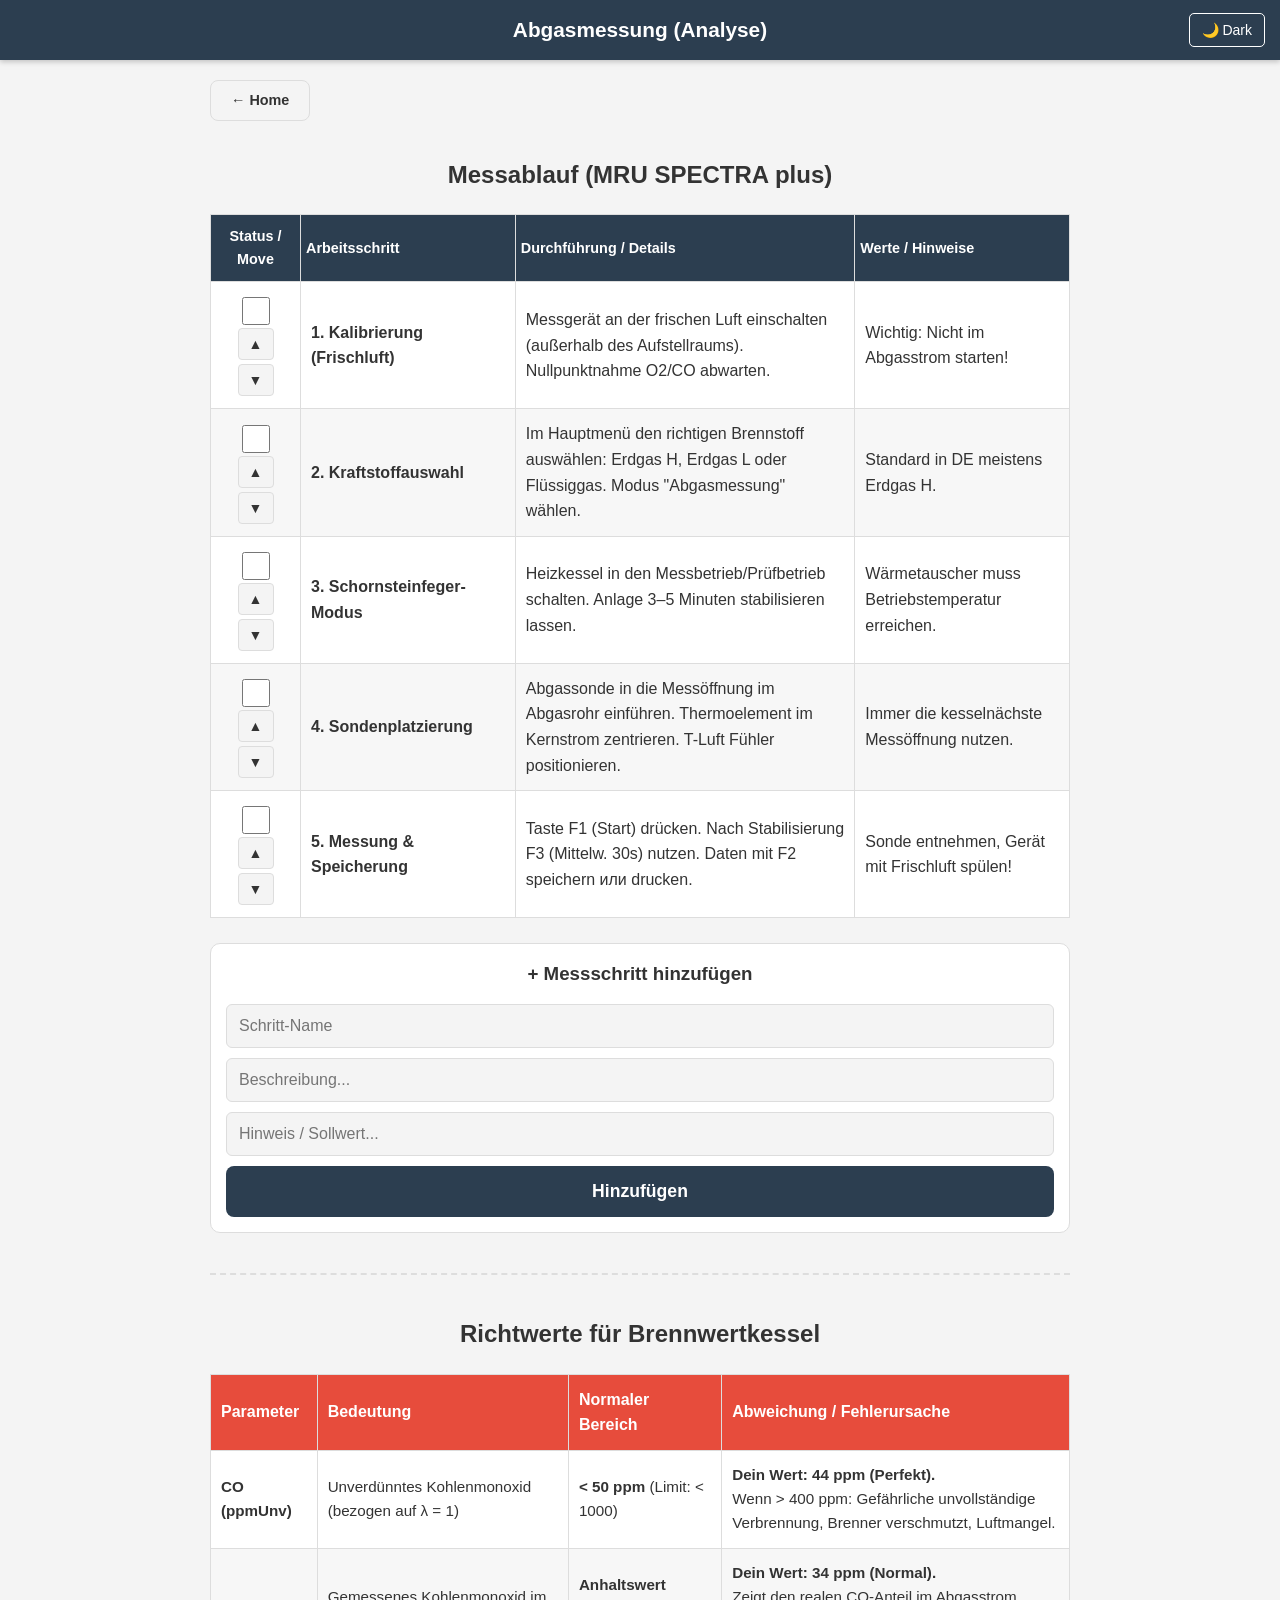
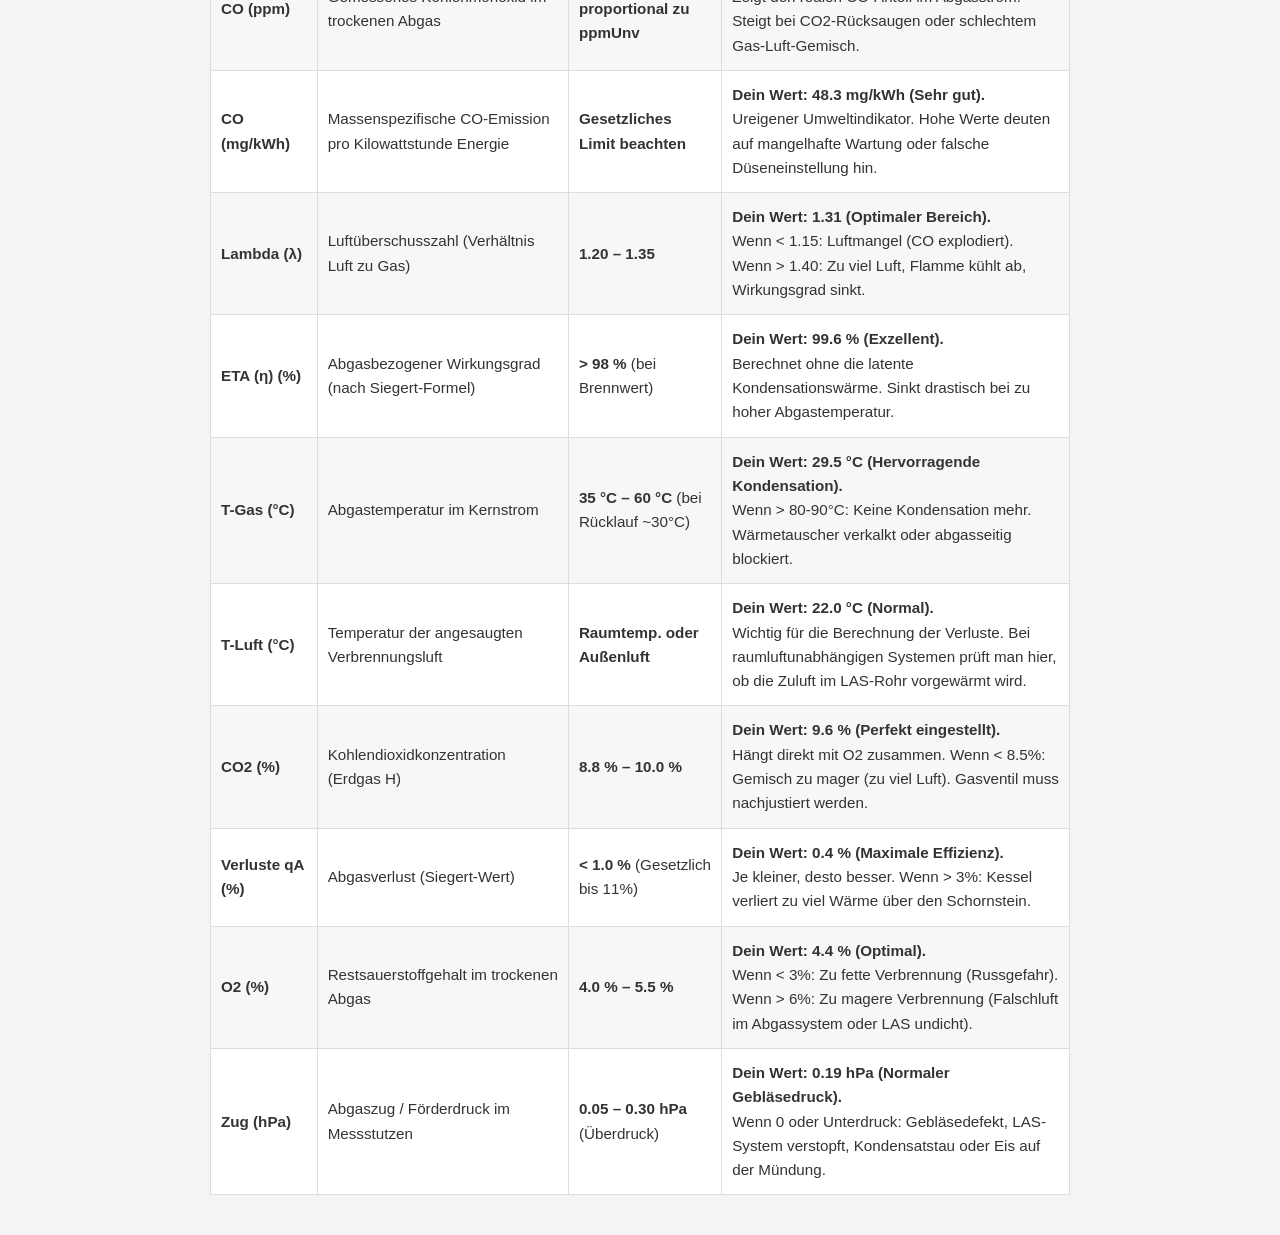
<file: messung.html>
<!DOCTYPE html>
<html lang="de">
<head>
    <meta charset="UTF-8">
    <meta name="viewport" content="width=device-width, initial-scale=1.0, maximum-scale=1.0, user-scalable=no">
    <title>Abgasmessung - Gas-Profi DE</title>
    <link rel="stylesheet" href="style.css">
    <link rel="manifest" href="manifest.json">
    <meta name="theme-color" content="#2c3e50">
</head>
<body>

    <header>
        <h1 style="margin: 0; font-size: 1.3rem; text-align: center; width: 100%;">Abgasmessung (Analyse)</h1>
        <button class="theme-toggle" id="themeToggle">🌙 Dark</button>
    </header>

    <div class="container">
        
        <a href="index.html" class="nav-item" style="display: inline-block; margin-bottom: 15px; width: auto; padding: 8px 20px;">← Home</a>

        <h2 style="text-align: center; margin-bottom: 10px;">Messablauf (MRU SPECTRA plus)</h2>

        <div class="table-container">
            <table class="wartung-table">
                <thead>
                    <tr>
                        <th style="width: 90px; text-align: center;">Status / Move</th>
                        <th style="width: 25%;">Arbeitsschritt</th>
                        <th>Durchführung / Details</th>
                        <th style="width: 25%;">Werte / Hinweise</th>
                    </tr>
                </thead>
                <tbody id="messungTableBody">

                    <tr class="wartung-row">
                        <td class="td-action">
                            <div class="checkbox-container">
                                <input type="checkbox" class="heavy-checkbox" onchange="toggleRowStatus(this)">
                            </div>
                            <div class="move-btn-group">
                                <button class="btn-move" onclick="moveRowUp(this)">▲</button>
                                <button class="btn-move" onclick="moveRowDown(this)">▼</button>
                            </div>
                        </td>
                        <td class="td-title"><strong>1. Kalibrierung (Frischluft)</strong></td>
                        <td class="td-desc">Messgerät an der frischen Luft einschalten (außerhalb des Aufstellraums). Nullpunktnahme O2/CO abwarten.</td>
                        <td class="td-value">Wichtig: Nicht im Abgasstrom starten!</td>
                    </tr>

                    <tr class="wartung-row">
                        <td class="td-action">
                            <div class="checkbox-container">
                                <input type="checkbox" class="heavy-checkbox" onchange="toggleRowStatus(this)">
                            </div>
                            <div class="move-btn-group">
                                <button class="btn-move" onclick="moveRowUp(this)">▲</button>
                                <button class="btn-move" onclick="moveRowDown(this)">▼</button>
                            </div>
                        </td>
                        <td class="td-title"><strong>2. Kraftstoffauswahl</strong></td>
                        <td class="td-desc">Im Hauptmenü den richtigen Brennstoff auswählen: Erdgas H, Erdgas L oder Flüssiggas. Modus "Abgasmessung" wählen.</td>
                        <td class="td-value">Standard in DE meistens Erdgas H.</td>
                    </tr>

                    <tr class="wartung-row">
                        <td class="td-action">
                            <div class="checkbox-container">
                                <input type="checkbox" class="heavy-checkbox" onchange="toggleRowStatus(this)">
                            </div>
                            <div class="move-btn-group">
                                <button class="btn-move" onclick="moveRowUp(this)">▲</button>
                                <button class="btn-move" onclick="moveRowDown(this)">▼</button>
                            </div>
                        </td>
                        <td class="td-title"><strong>3. Schornsteinfeger-Modus</strong></td>
                        <td class="td-desc">Heizkessel in den Messbetrieb/Prüfbetrieb schalten. Anlage 3–5 Minuten stabilisieren lassen.</td>
                        <td class="td-value">Wärmetauscher muss Betriebstemperatur erreichen.</td>
                    </tr>

                    <tr class="wartung-row">
                        <td class="td-action">
                            <div class="checkbox-container">
                                <input type="checkbox" class="heavy-checkbox" onchange="toggleRowStatus(this)">
                            </div>
                            <div class="move-btn-group">
                                <button class="btn-move" onclick="moveRowUp(this)">▲</button>
                                <button class="btn-move" onclick="moveRowDown(this)">▼</button>
                            </div>
                        </td>
                        <td class="td-title"><strong>4. Sondenplatzierung</strong></td>
                        <td class="td-desc">Abgassonde in die Messöffnung im Abgasrohr einführen. Thermoelement im Kernstrom zentrieren. T-Luft Fühler positionieren.</td>
                        <td class="td-value">Immer die kesselnächste Messöffnung nutzen.</td>
                    </tr>

                    <tr class="wartung-row">
                        <td class="td-action">
                            <div class="checkbox-container">
                                <input type="checkbox" class="heavy-checkbox" onchange="toggleRowStatus(this)">
                            </div>
                            <div class="move-btn-group">
                                <button class="btn-move" onclick="moveRowUp(this)">▲</button>
                                <button class="btn-move" onclick="moveRowDown(this)">▼</button>
                            </div>
                        </td>
                        <td class="td-title"><strong>5. Messung & Speicherung</strong></td>
                        <td class="td-desc">Taste F1 (Start) drücken. Nach Stabilisierung F3 (Mittelw. 30s) nutzen. Daten mit F2 speichern или drucken.</td>
                        <td class="td-value">Sonde entnehmen, Gerät mit Frischluft spülen!</td>
                    </tr>

                </tbody>
            </table>
        </div>

        <form class="add-item-form" id="messungForm" onSubmit="addNewMessungItem(event)">
            <h3 style="margin: 0 0 5px 0; text-align: center;">+ Messschritt hinzufügen</h3>
            <input type="text" id="newMessungTitle" placeholder="Schritt-Name" required>
            <input type="text" id="newMessungDesc" placeholder="Beschreibung...">
            <input type="text" id="newMessungValue" placeholder="Hinweis / Sollwert...">
            <button type="submit" class="btn-add-submit">Hinzufügen</button>
        </form>

        <hr style="margin: 40px 0; border: 0; border-top: 2px dashed var(--border-color);">

        <h2 style="text-align: center; margin-bottom: 10px;">Richtwerte für Brennwertkessel</h2>
        
        <div class="table-container">
            <table class="norm-table">
                <thead>
                    <tr>
                        <th>Parameter</th>
                        <th>Bedeutung</th>
                        <th>Normaler Bereich</th>
                        <th>Abweichung / Fehlerursache</th>
                    </tr>
                </thead>
                <tbody>
    <tr>
        <td class="norm-td-param"><strong>CO (ppmUnv)</strong></td>
        <td class="norm-td-meaning">Unverdünntes Kohlenmonoxid (bezogen auf &lambda; = 1)</td>
        <td class="norm-td-range"><strong>&lt; 50 ppm</strong> (Limit: &lt; 1000)</td>
        <td class="norm-td-alert"><strong>Dein Wert: 44 ppm (Perfekt).</strong><br>Wenn &gt; 400 ppm: Gefährliche unvollständige Verbrennung, Brenner verschmutzt, Luftmangel.</td>
    </tr>

    <tr>
        <td class="norm-td-param"><strong>CO (ppm)</strong></td>
        <td class="norm-td-meaning">Gemessenes Kohlenmonoxid im trockenen Abgas</td>
        <td class="norm-td-range"><strong>Anhaltswert proportional zu ppmUnv</strong></td>
        <td class="norm-td-alert"><strong>Dein Wert: 34 ppm (Normal).</strong><br>Zeigt den realen CO-Anteil im Abgasstrom. Steigt bei CO2-Rücksaugen oder schlechtem Gas-Luft-Gemisch.</td>
    </tr>

    <tr>
        <td class="norm-td-param"><strong>CO (mg/kWh)</strong></td>
        <td class="norm-td-meaning">Massenspezifische CO-Emission pro Kilowattstunde Energie</td>
        <td class="norm-td-range"><strong>Gesetzliches Limit beachten</strong></td>
        <td class="norm-td-alert"><strong>Dein Wert: 48.3 mg/kWh (Sehr gut).</strong><br>Ureigener Umweltindikator. Hohe Werte deuten auf mangelhafte Wartung oder falsche Düseneinstellung hin.</td>
    </tr>

    <tr>
        <td class="norm-td-param"><strong>Lambda (&lambda;)</strong></td>
        <td class="norm-td-meaning">Luftüberschusszahl (Verhältnis Luft zu Gas)</td>
        <td class="norm-td-range"><strong>1.20 – 1.35</strong></td>
        <td class="norm-td-alert"><strong>Dein Wert: 1.31 (Optimaler Bereich).</strong><br>Wenn &lt; 1.15: Luftmangel (CO explodiert).<br>Wenn &gt; 1.40: Zu viel Luft, Flamme kühlt ab, Wirkungsgrad sinkt.</td>
    </tr>

    <tr>
        <td class="norm-td-param"><strong>ETA (&eta;) (%)</strong></td>
        <td class="norm-td-meaning">Abgasbezogener Wirkungsgrad (nach Siegert-Formel)</td>
        <td class="norm-td-range"><strong>&gt; 98 %</strong> (bei Brennwert)</td>
        <td class="norm-td-alert"><strong>Dein Wert: 99.6 % (Exzellent).</strong><br>Berechnet ohne die latente Kondensationswärme. Sinkt drastisch bei zu hoher Abgastemperatur.</td>
    </tr>


    <tr>
        <td class="norm-td-param"><strong>T-Gas (&deg;C)</strong></td>
        <td class="norm-td-meaning">Abgastemperatur im Kernstrom</td>
        <td class="norm-td-range"><strong>35 &deg;C – 60 &deg;C</strong> (bei Rücklauf ~30&deg;C)</td>
        <td class="norm-td-alert"><strong>Dein Wert: 29.5 &deg;C (Hervorragende Kondensation).</strong><br>Wenn &gt; 80-90&deg;C: Keine Kondensation mehr. Wärmetauscher verkalkt oder abgasseitig blockiert.</td>
    </tr>

    <tr>
        <td class="norm-td-param"><strong>T-Luft (&deg;C)</strong></td>
        <td class="norm-td-meaning">Temperatur der angesaugten Verbrennungsluft</td>
        <td class="norm-td-range"><strong>Raumtemp. oder Außenluft</strong></td>
        <td class="norm-td-alert"><strong>Dein Wert: 22.0 &deg;C (Normal).</strong><br>Wichtig für die Berechnung der Verluste. Bei raumluftunabhängigen Systemen prüft man hier, ob die Zuluft im LAS-Rohr vorgewärmt wird.</td>
    </tr>

    <tr>
        <td class="norm-td-param"><strong>CO2 (%)</strong></td>
        <td class="norm-td-meaning">Kohlendioxidkonzentration (Erdgas H)</td>
        <td class="norm-td-range"><strong>8.8 % – 10.0 %</strong></td>
        <td class="norm-td-alert"><strong>Dein Wert: 9.6 % (Perfekt eingestellt).</strong><br>Hängt direkt mit O2 zusammen. Wenn &lt; 8.5%: Gemisch zu mager (zu viel Luft). Gasventil muss nachjustiert werden.</td>
    </tr>

    <tr>
        <td class="norm-td-param"><strong>Verluste qA (%)</strong></td>
        <td class="norm-td-meaning">Abgasverlust (Siegert-Wert)</td>
        <td class="norm-td-range"><strong>&lt; 1.0 %</strong> (Gesetzlich bis 11%)</td>
        <td class="norm-td-alert"><strong>Dein Wert: 0.4 % (Maximale Effizienz).</strong><br>Je kleiner, desto besser. Wenn &gt; 3%: Kessel verliert zu viel Wärme über den Schornstein.</td>
    </tr>

    <tr>
        <td class="norm-td-param"><strong>O2 (%)</strong></td>
        <td class="norm-td-meaning">Restsauerstoffgehalt im trockenen Abgas</td>
        <td class="norm-td-range"><strong>4.0 % – 5.5 %</strong></td>
        <td class="norm-td-alert"><strong>Dein Wert: 4.4 % (Optimal).</strong><br>Wenn &lt; 3%: Zu fette Verbrennung (Russgefahr).<br>Wenn &gt; 6%: Zu magere Verbrennung (Falschluft im Abgassystem oder LAS undicht).</td>
    </tr>

    <tr>
        <td class="norm-td-param"><strong>Zug (hPa)</strong></td>
        <td class="norm-td-meaning">Abgaszug / Förderdruck im Messstutzen</td>
        <td class="norm-td-range"><strong>0.05 – 0.30 hPa</strong> (Überdruck)</td>
        <td class="norm-td-alert"><strong>Dein Wert: 0.19 hPa (Normaler Gebläsedruck).</strong><br>Wenn 0 oder Unterdruck: Gebläsedefekt, LAS-System verstopft, Kondensatstau oder Eis auf der Mündung.</td>
    </tr>
</tbody>
            </table>
        </div>

    </div>

    <button id="backToTop" title="Nach oben">↑</button>

    <script src="script.js"></script>
</body>
</html>
</file>
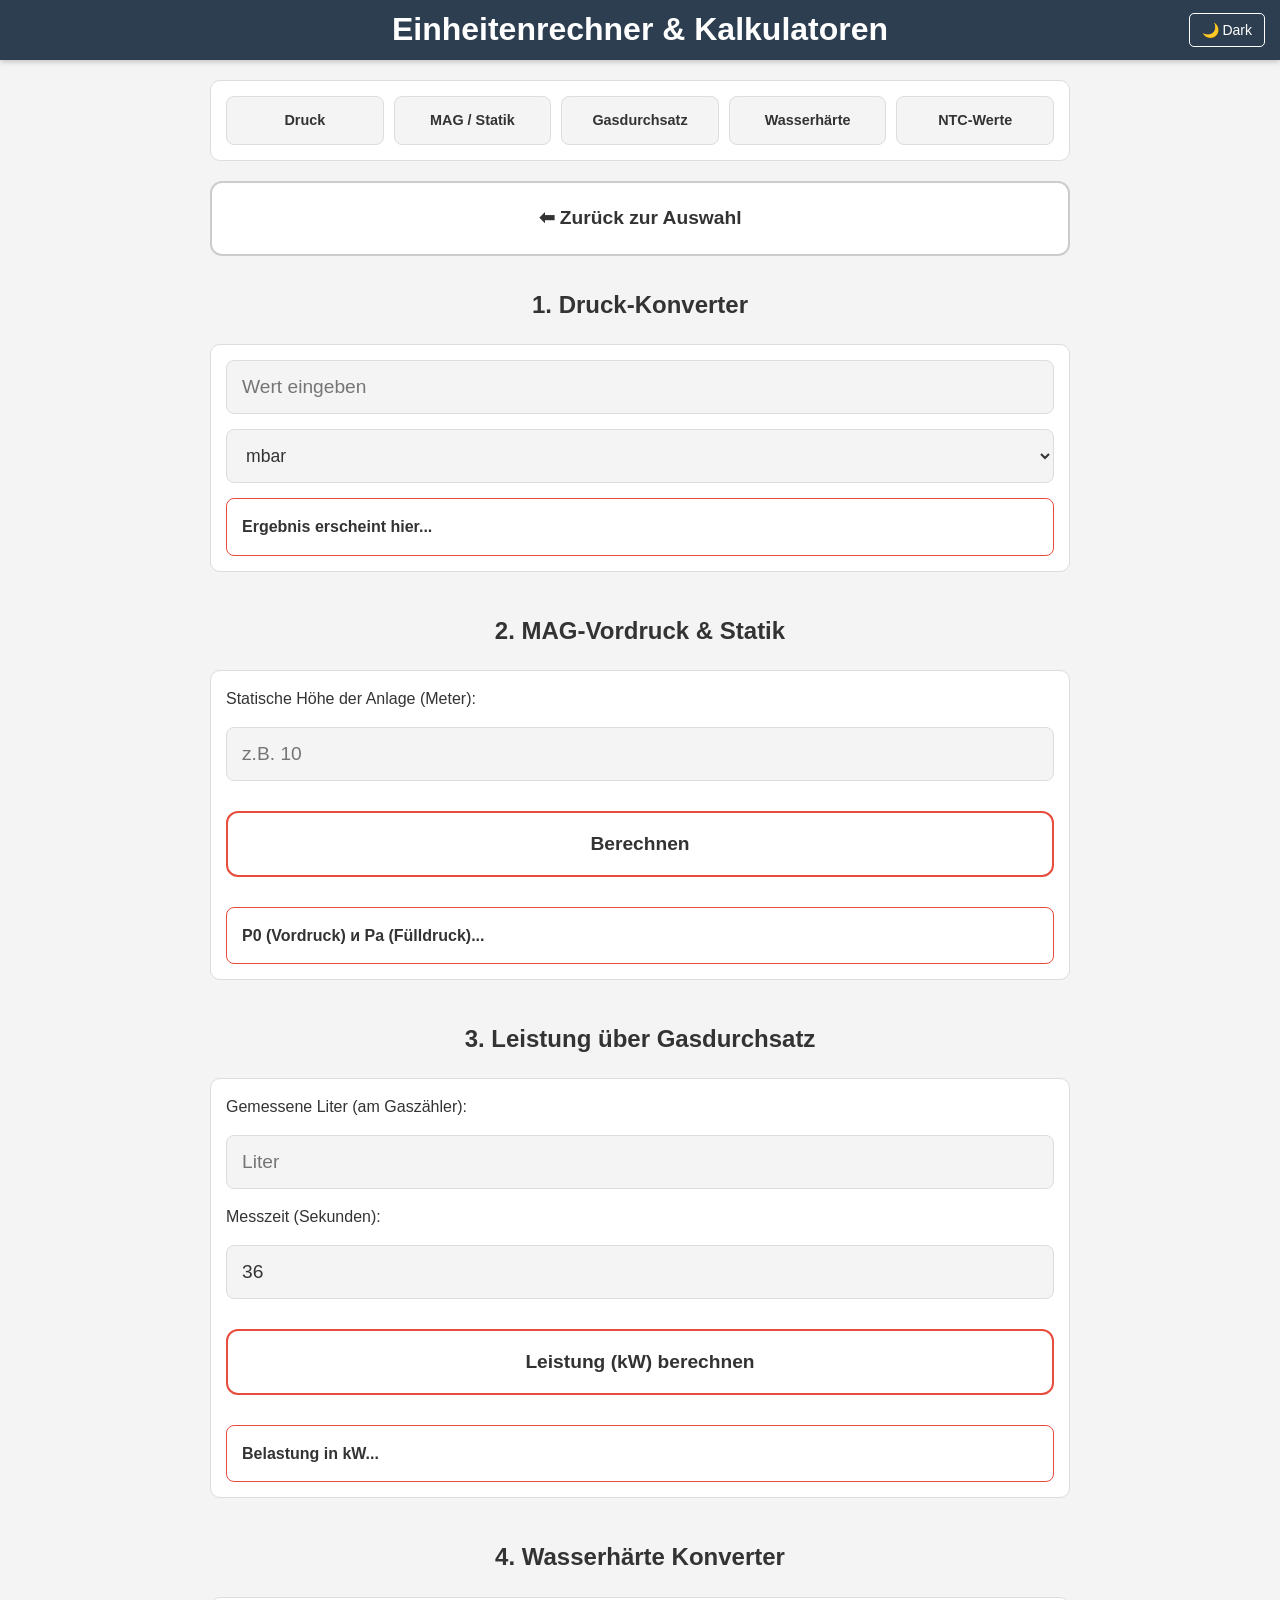
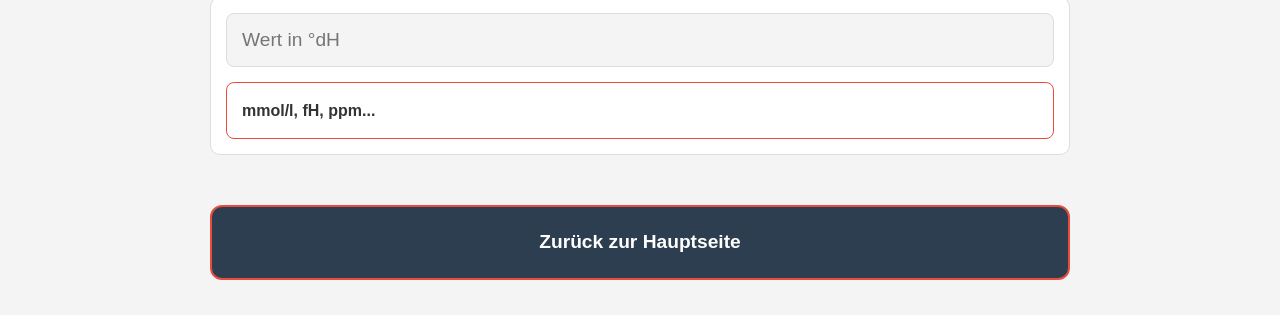
<file: rechner.html>
<!DOCTYPE html>
<html lang="de">
<head>
    <meta charset="UTF-8">
    <meta name="viewport" content="width=device-width, initial-scale=1.0">
    <title>Gas-Profi | Rechner & Konverter</title>
    <link rel="stylesheet" href="style.css">
</head>
<body>

<header>
    <h1 style="text-align: center;">Einheitenrechner & Kalkulatoren</h1>
    <button class="theme-toggle" id="themeToggle">🌙 Dark</button>
</header>

<div class="container">
    <!-- Навигация по калькуляторам -->
    <nav class="nav-menu">
        <a href="#druck" class="nav-item">Druck</a>
        <a href="#mag" class="nav-item">MAG / Statik</a>
        <a href="#leistung" class="nav-item">Gasdurchsatz</a>
        <a href="#wasser" class="nav-item">Wasserhärte</a>
        <a href="#ntc" class="nav-item">NTC-Werte</a>
    </nav>
	
	<a href="index.html" class="btn-large" style="border-color: #ccc; margin-bottom: 30px;">⬅ Zurück zur Auswahl</a>

    <!-- 1. Druck-Konverter -->
    <section id="druck">
        <h2 style="text-align: center;">1. Druck-Konverter</h2>
        <div class="nav-menu" style="display: flex; flex-direction: column; align-items: center; gap: 15px;">
            <input type="number" id="pressInput" placeholder="Wert eingeben" style="width: 100%; padding: 15px; font-size: 1.2rem; border-radius: 8px; border: 1px solid var(--border-color); background: var(--bg-color); color: var(--text-color);">
            <select id="pressUnit" style="width: 100%; padding: 15px; font-size: 1.1rem; border-radius: 8px; border: 1px solid var(--border-color); background: var(--bg-color); color: var(--text-color);">
                <option value="mbar">mbar</option>
                <option value="bar">bar</option>
                <option value="pa">Pa (Pascal)</option>
                <option value="hpa">hPa</option>
            </select>
            <div id="pressResult" style="width: 100%; padding: 15px; background: var(--card-bg); border-radius: 8px; border: 1px solid var(--accent-color); font-weight: bold;">
                Ergebnis erscheint hier...
            </div>
        </div>
    </section>

    <!-- 2. MAG Berechnung -->
    <section id="mag" style="margin-top: 40px;">
        <h2 style="text-align: center;">2. MAG-Vordruck & Statik</h2>
        <div class="nav-menu" style="display: flex; flex-direction: column; gap: 15px;">
            <label>Statische Höhe der Anlage (Meter):</label>
            <input type="number" id="statHeight" placeholder="z.B. 10" style="padding: 15px; font-size: 1.2rem; border-radius: 8px; border: 1px solid var(--border-color); background: var(--bg-color); color: var(--text-color);">
            <button class="btn-large" onclick="calcMAG()">Berechnen</button>
            <div id="magResult" style="padding: 15px; background: var(--card-bg); border-radius: 8px; border: 1px solid var(--accent-color); font-weight: bold;">
                P0 (Vordruck) и Pa (Fülldruck)...
            </div>
        </div>
    </section>

    <!-- 3. Gasdurchsatz / Leistung -->
    <section id="leistung" style="margin-top: 40px;">
        <h2 style="text-align: center;">3. Leistung über Gasdurchsatz</h2>
        <div class="nav-menu" style="display: flex; flex-direction: column; gap: 15px;">
            <label>Gemessene Liter (am Gaszähler):</label>
            <input type="number" id="gasLit" placeholder="Liter" style="padding: 15px; font-size: 1.2rem; border-radius: 8px; border: 1px solid var(--border-color); background: var(--bg-color); color: var(--text-color);">
            <label>Messzeit (Sekunden):</label>
            <input type="number" id="gasSec" value="36" style="padding: 15px; font-size: 1.2rem; border-radius: 8px; border: 1px solid var(--border-color); background: var(--bg-color); color: var(--text-color);">
            <button class="btn-large" onclick="calcGas()">Leistung (kW) berechnen</button>
            <div id="gasResult" style="padding: 15px; background: var(--card-bg); border-radius: 8px; border: 1px solid var(--accent-color); font-weight: bold;">
                Belastung in kW...
            </div>
        </div>
    </section>

    <!-- 4. Wasserhärte -->
    <section id="wasser" style="margin-top: 40px;">
        <h2 style="text-align: center;">4. Wasserhärte Konverter</h2>
        <div class="nav-menu" style="display: flex; flex-direction: column; gap: 15px;">
            <input type="number" id="waterInput" placeholder="Wert in °dH" style="padding: 15px; font-size: 1.2rem; border-radius: 8px; border: 1px solid var(--border-color); background: var(--bg-color); color: var(--text-color);">
            <div id="waterResult" style="padding: 15px; background: var(--card-bg); border-radius: 8px; border: 1px solid var(--accent-color); font-weight: bold;">
                mmol/l, fH, ppm...
            </div>
        </div>
    </section>

    <!-- Кнопка назад -->
    <a href="index.html" class="btn-large" style="background: var(--primary-color); color: white; margin-top: 50px;">Zurück zur Hauptseite</a>
</div>

<button id="backToTop">↑</button>

<script src="script.js"></script>
<script>
    // Локальная логика калькуляторов для страницы rechner.html
    
    // 1. Конвертер давления
    const pressInput = document.getElementById('pressInput');
    const pressUnit = document.getElementById('pressUnit');
    const pressResult = document.getElementById('pressResult');

    function updatePressure() {
        let val = parseFloat(pressInput.value);
        if (isNaN(val)) return;
        let mbar;
        if (pressUnit.value === 'mbar') mbar = val;
        if (pressUnit.value === 'bar') mbar = val * 1000;
        if (pressUnit.value === 'pa') mbar = val / 100;
        if (pressUnit.value === 'hpa') mbar = val;

        pressResult.innerHTML = `
            ${mbar.toFixed(2)} mbar<br>
            ${(mbar/1000).toFixed(4)} bar<br>
            ${(mbar*100).toFixed(0)} Pa<br>
            ${mbar.toFixed(2)} hPa
        `;
    }
    pressInput.addEventListener('input', updatePressure);
    pressUnit.addEventListener('change', updatePressure);

    // 2. MAG
    function calcMAG() {
        const h = parseFloat(document.getElementById('statHeight').value);
        if (isNaN(h)) return;
        let p0 = (h / 10) + 0.3; // Vordruck
        let pa = p0 + 0.3;       // Fülldruck
        document.getElementById('magResult').innerHTML = `
            Mindest-Vordruck (P0): ${p0.toFixed(1)} bar<br>
            Empfohlener Fülldruck (Pa): ${pa.toFixed(1)} bar
        `;
    }

    // 3. Gasleistung (H-Gas Durchschnittswert 10.4 kWh/m3)
    function calcGas() {
        const lit = parseFloat(document.getElementById('gasLit').value);
        const sec = parseFloat(document.getElementById('gasSec').value);
        if (isNaN(lit) || isNaN(sec)) return;
        // Формула: (Liter / Sekunden) * 3600 * Hu (10.4 для H-Gas) / 1000
        let kw = (lit / sec) * 3600 * 10.4 / 1000;
        document.getElementById('gasResult').innerHTML = `
            Momentane Belastung: ${kw.toFixed(2)} kW<br>
            <small>(Basis: H-Gas Hi ≈ 10.4 kWh/m³)</small>
        `;
    }

    // 4. Wasserhärte
    document.getElementById('waterInput').addEventListener('input', function() {
        let dh = parseFloat(this.value);
        if (isNaN(dh)) return;
        document.getElementById('waterResult').innerHTML = `
            ${(dh * 0.1783).toFixed(2)} mmol/l<br>
            ${(dh * 1.78).toFixed(1)} °fH (Französisch)<br>
            ${(dh * 17.8).toFixed(0)} ppm
        `;
    });
</script>

</body>
</html>
</file>
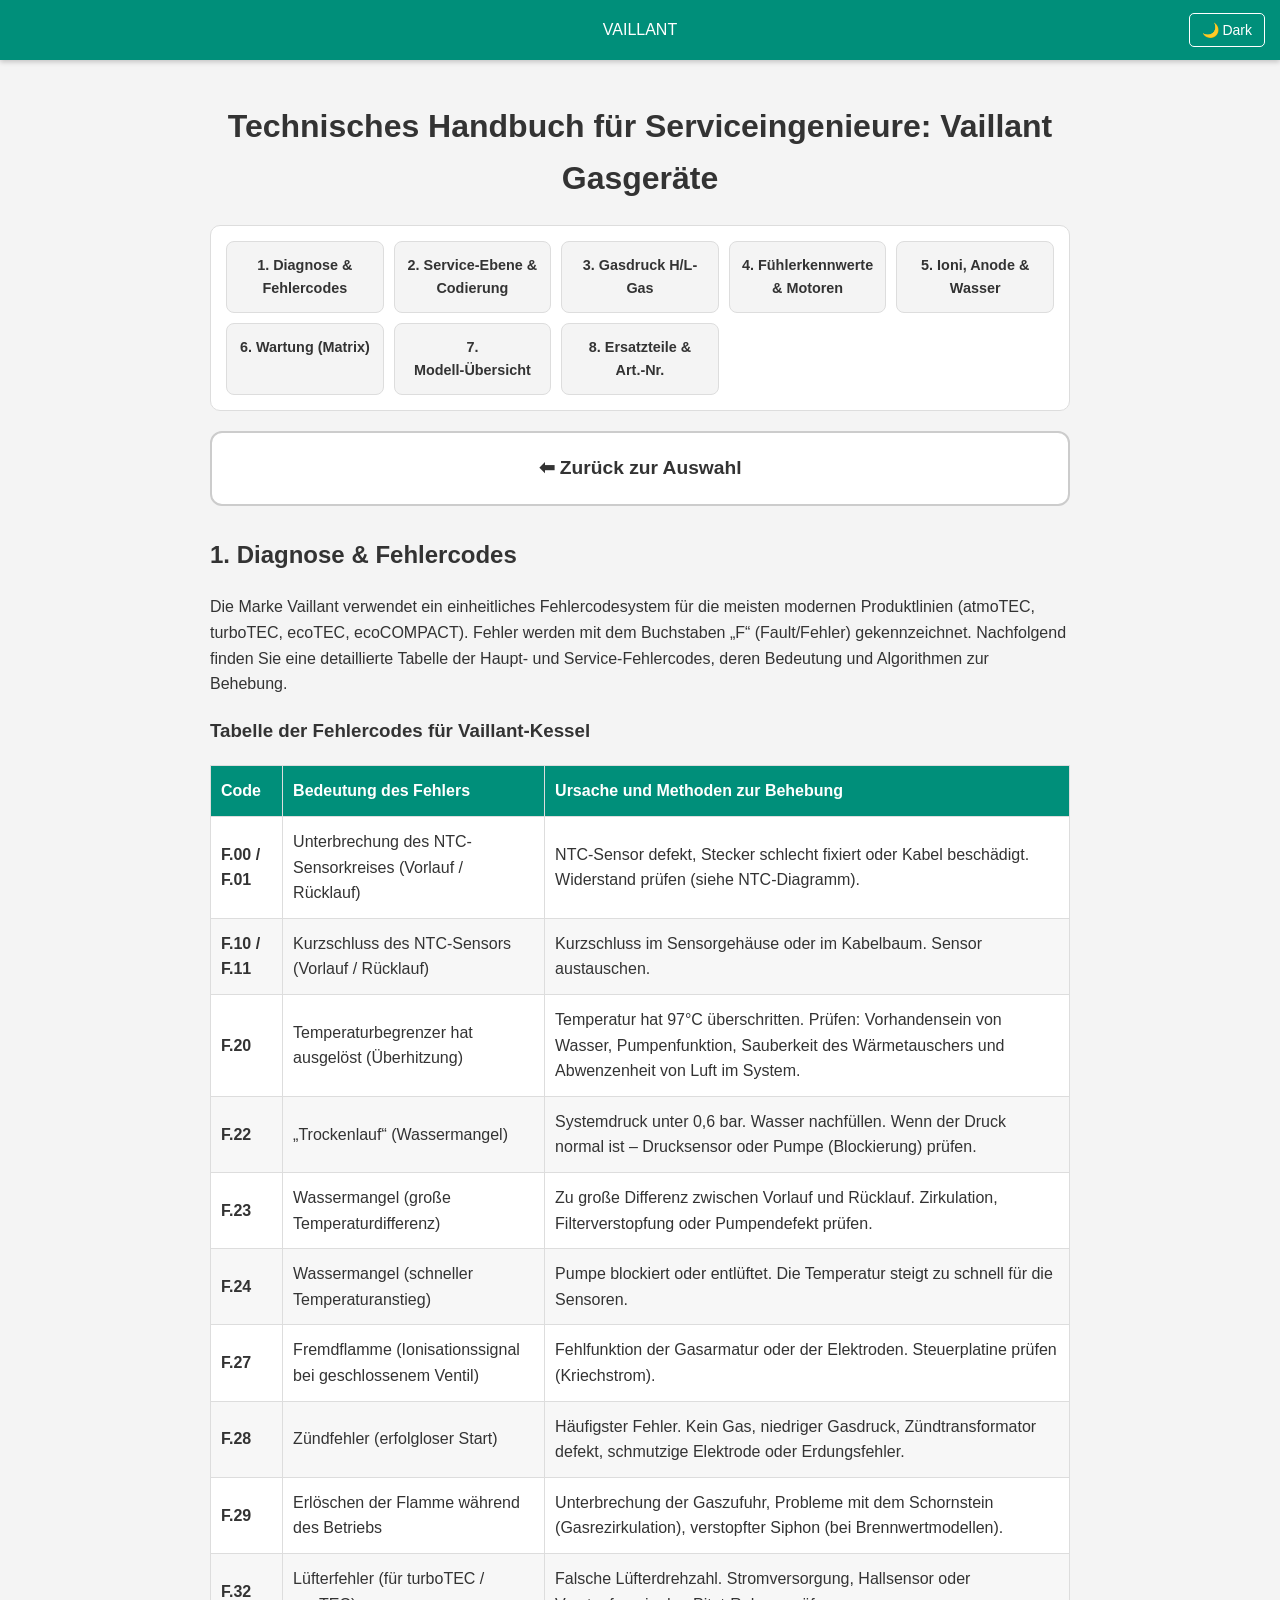
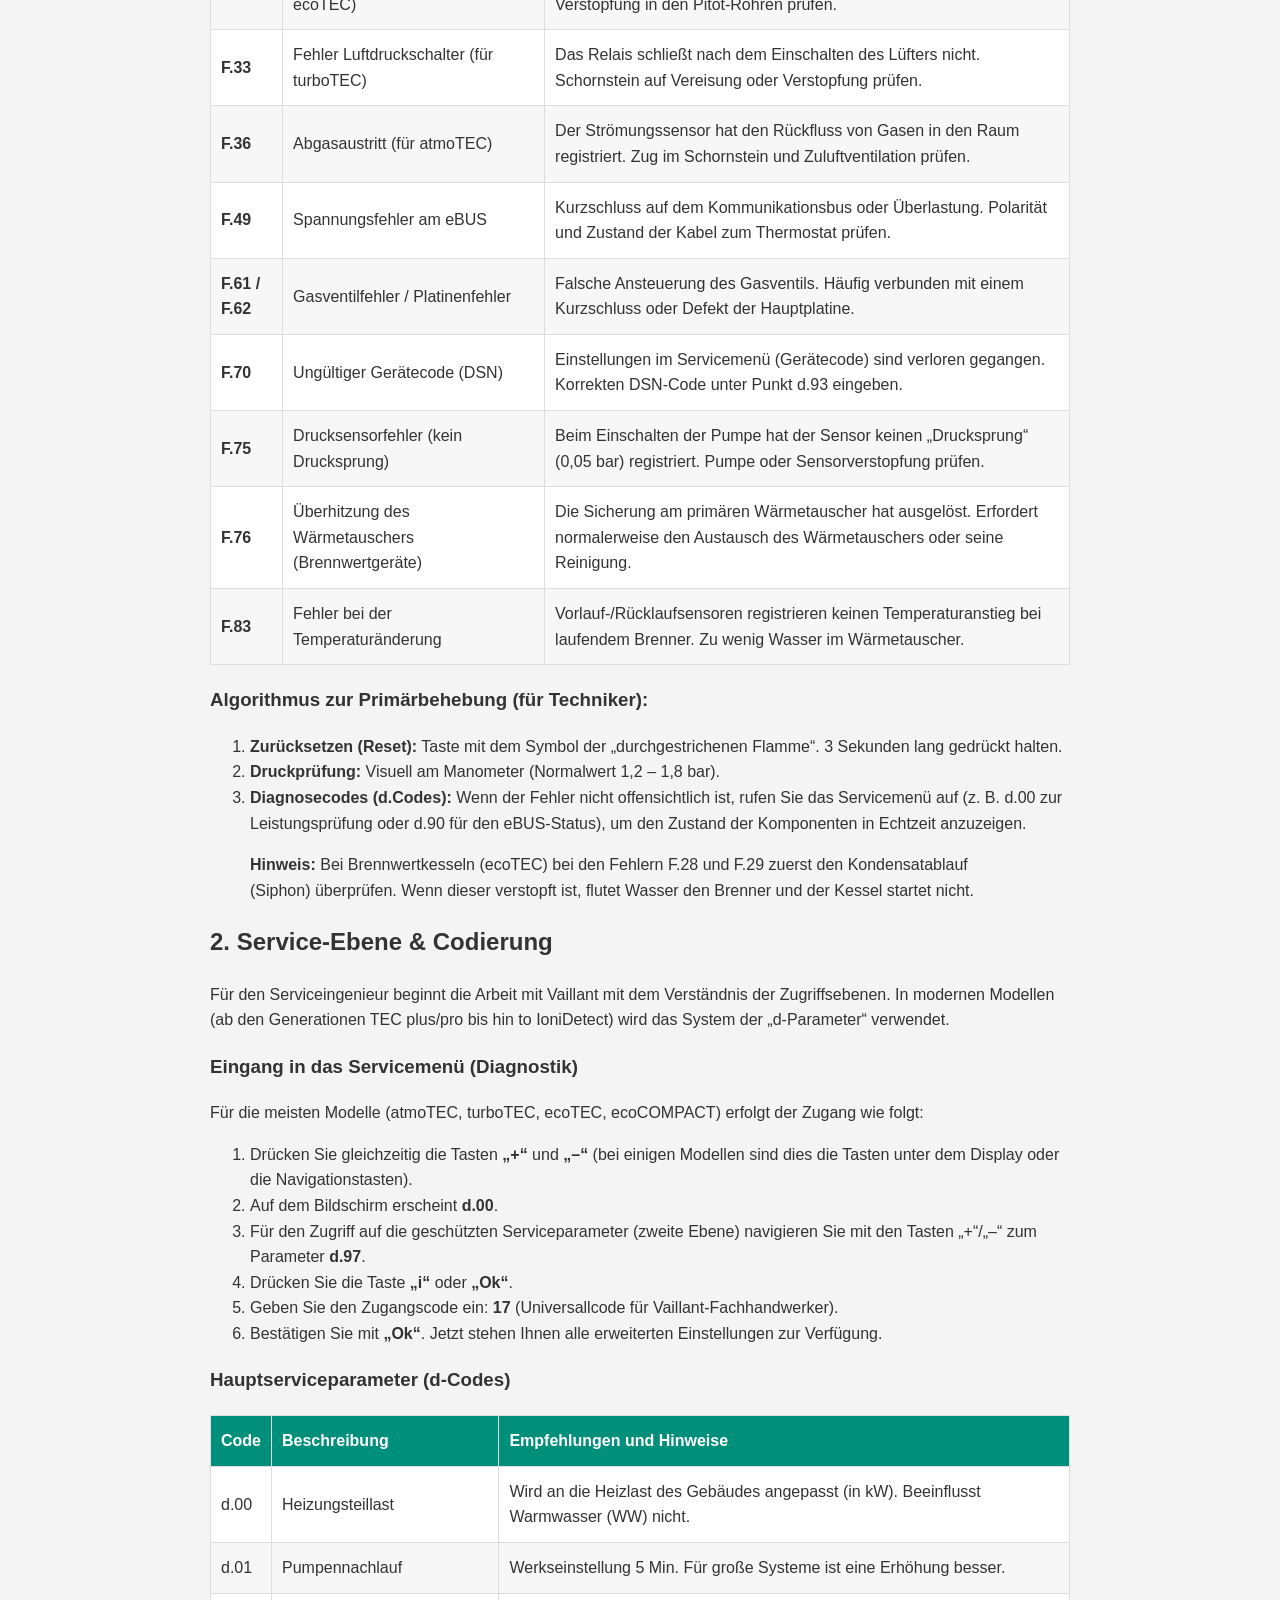
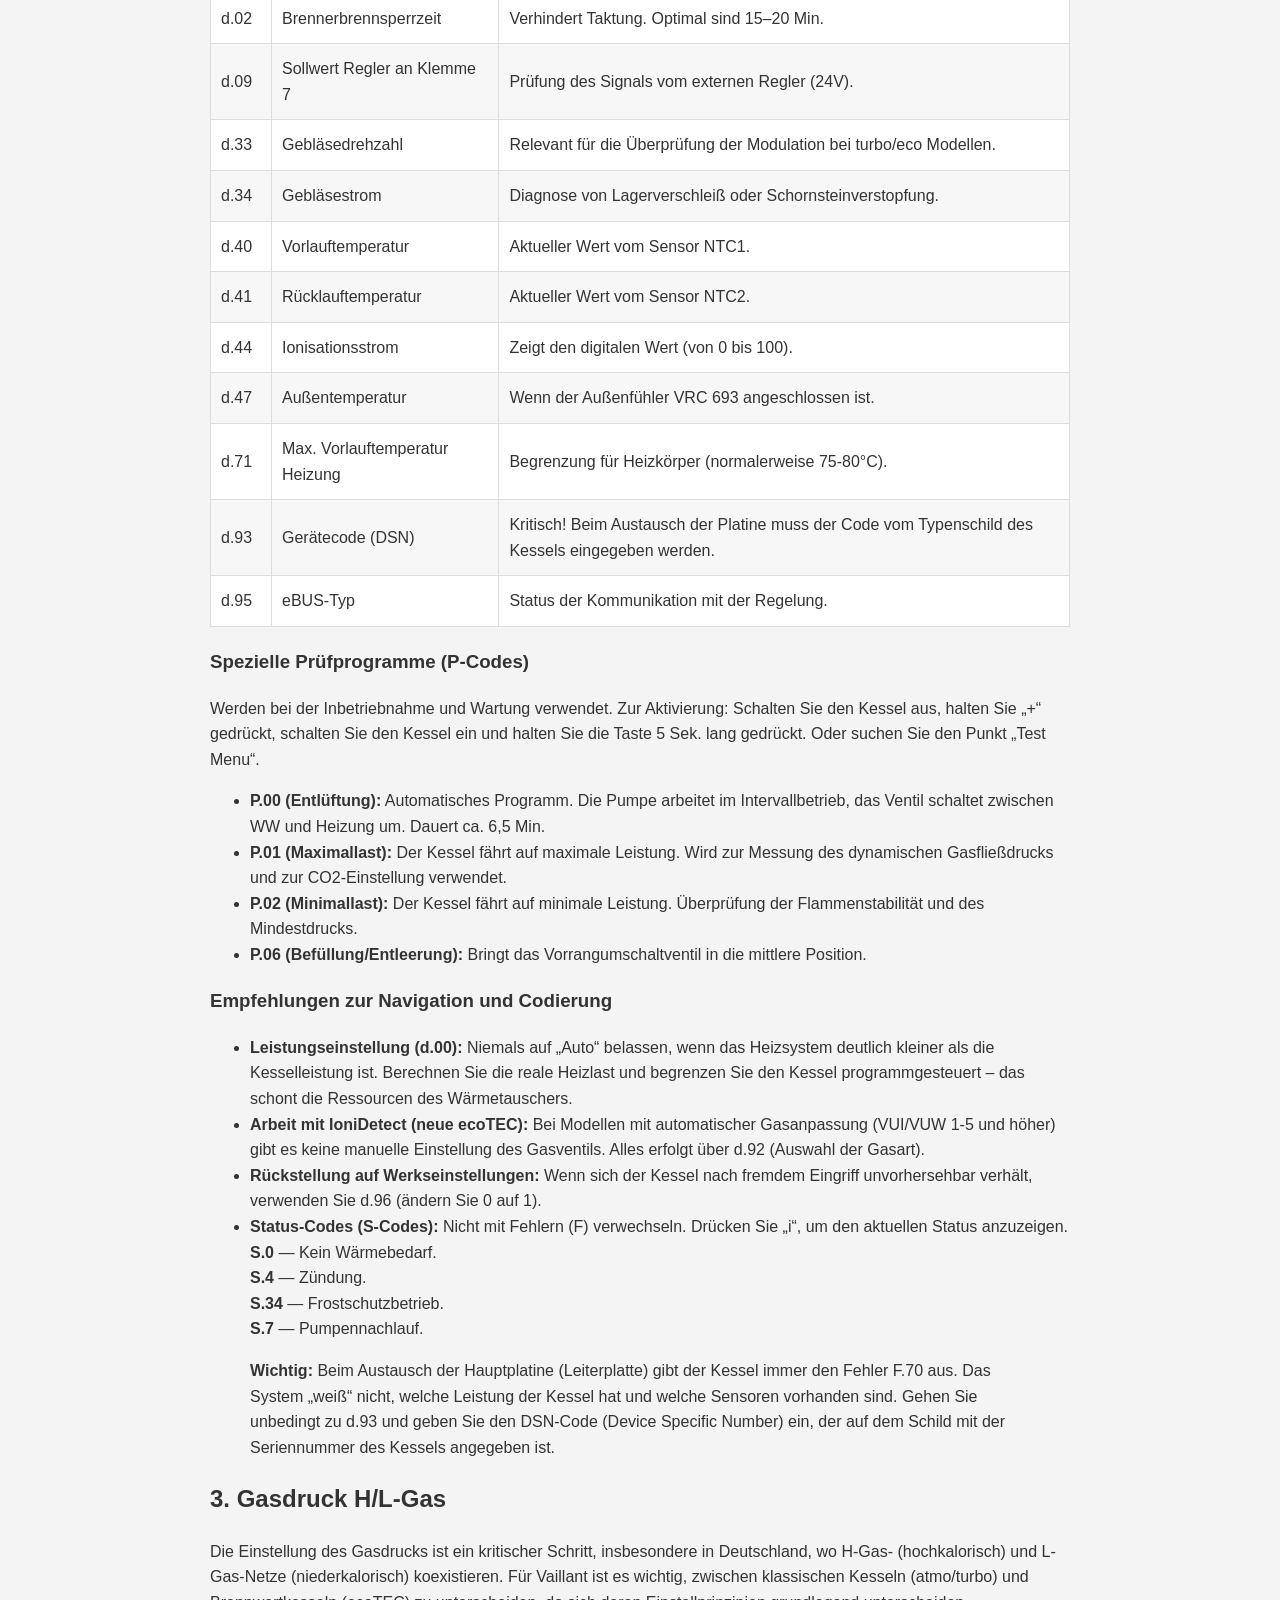
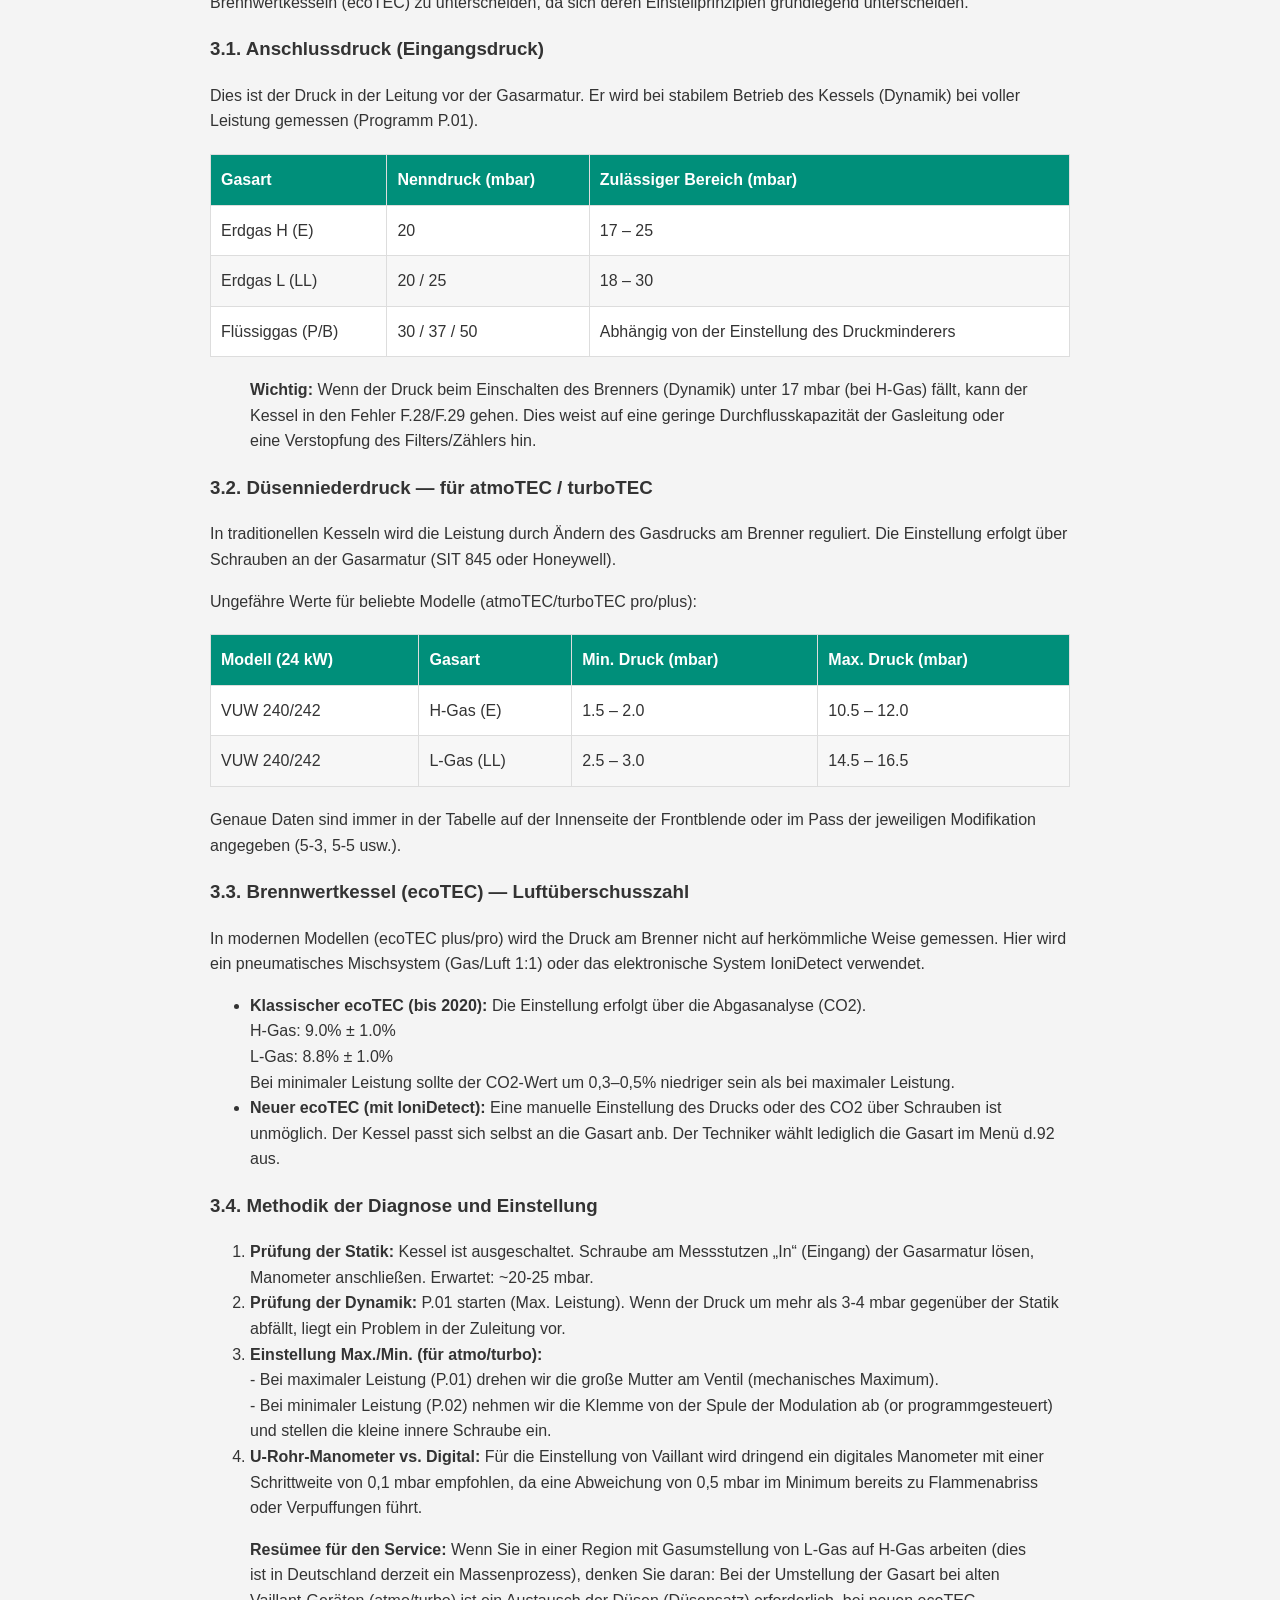
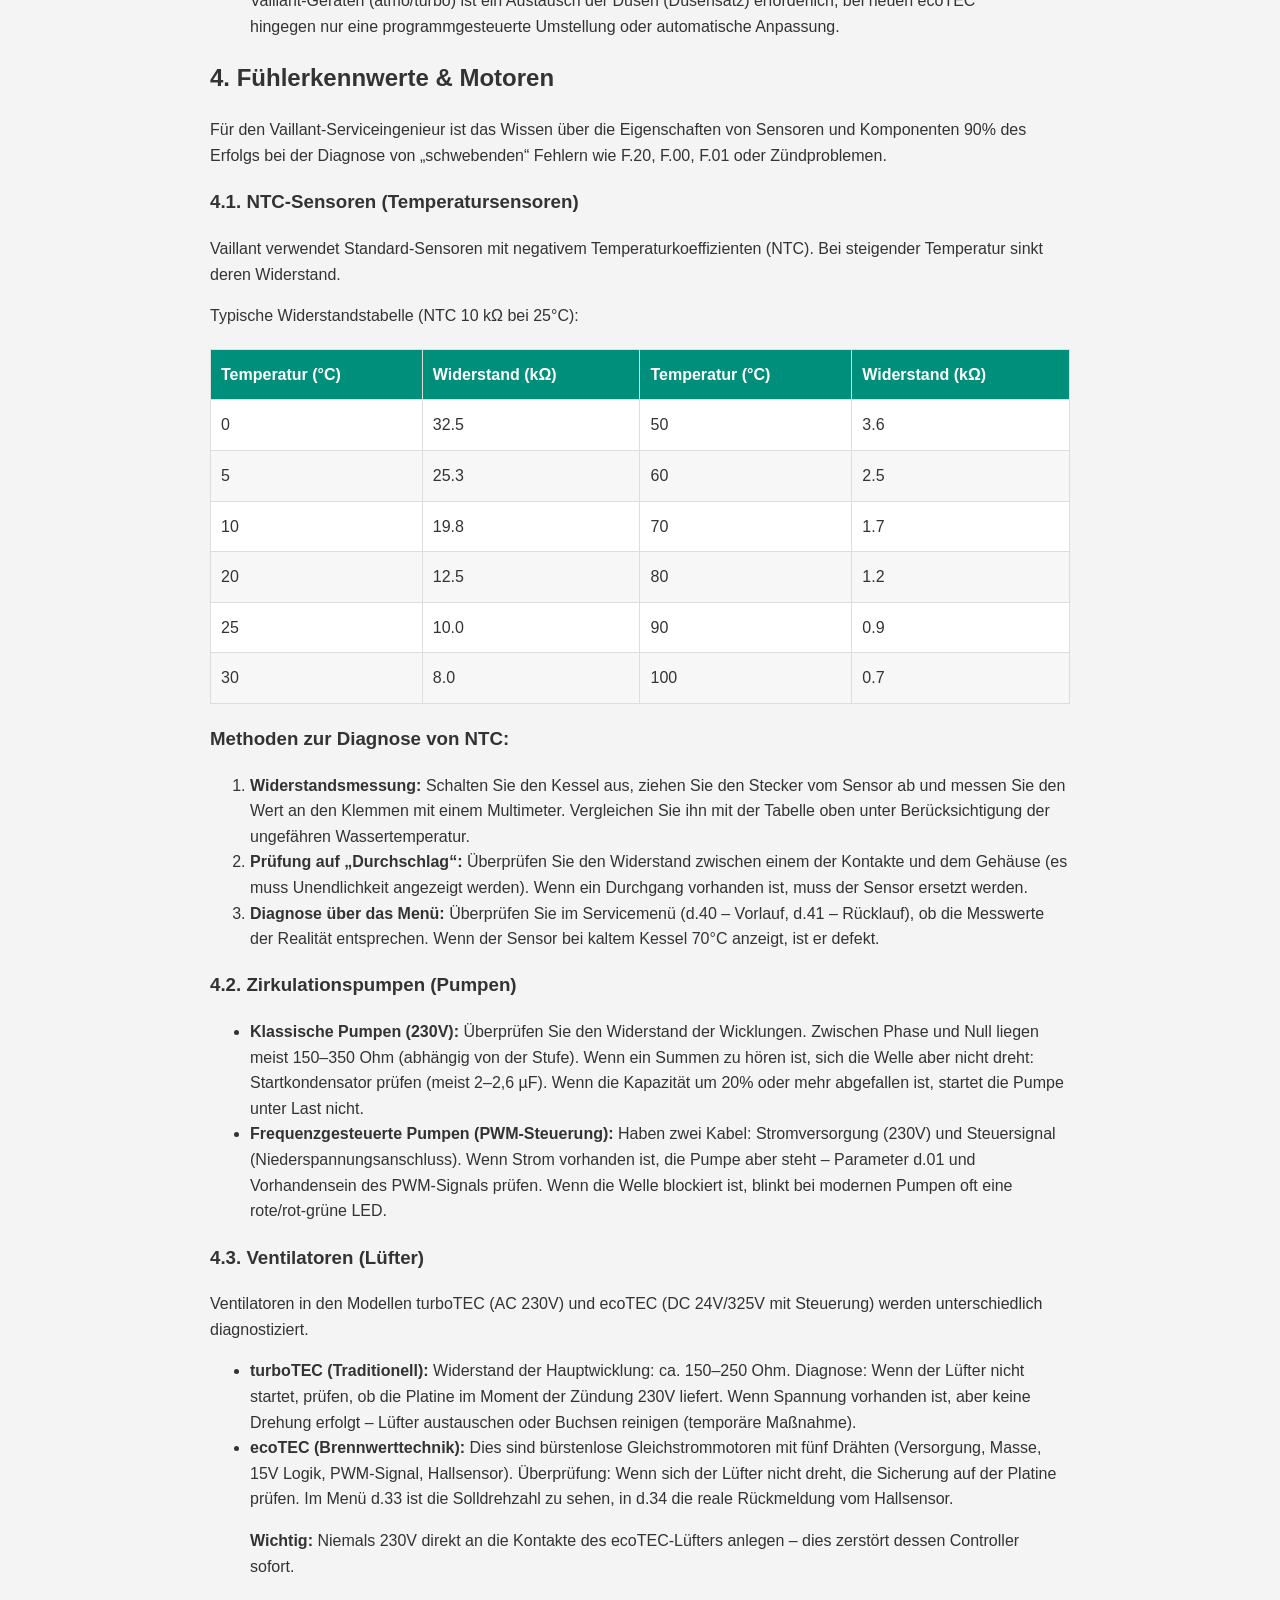
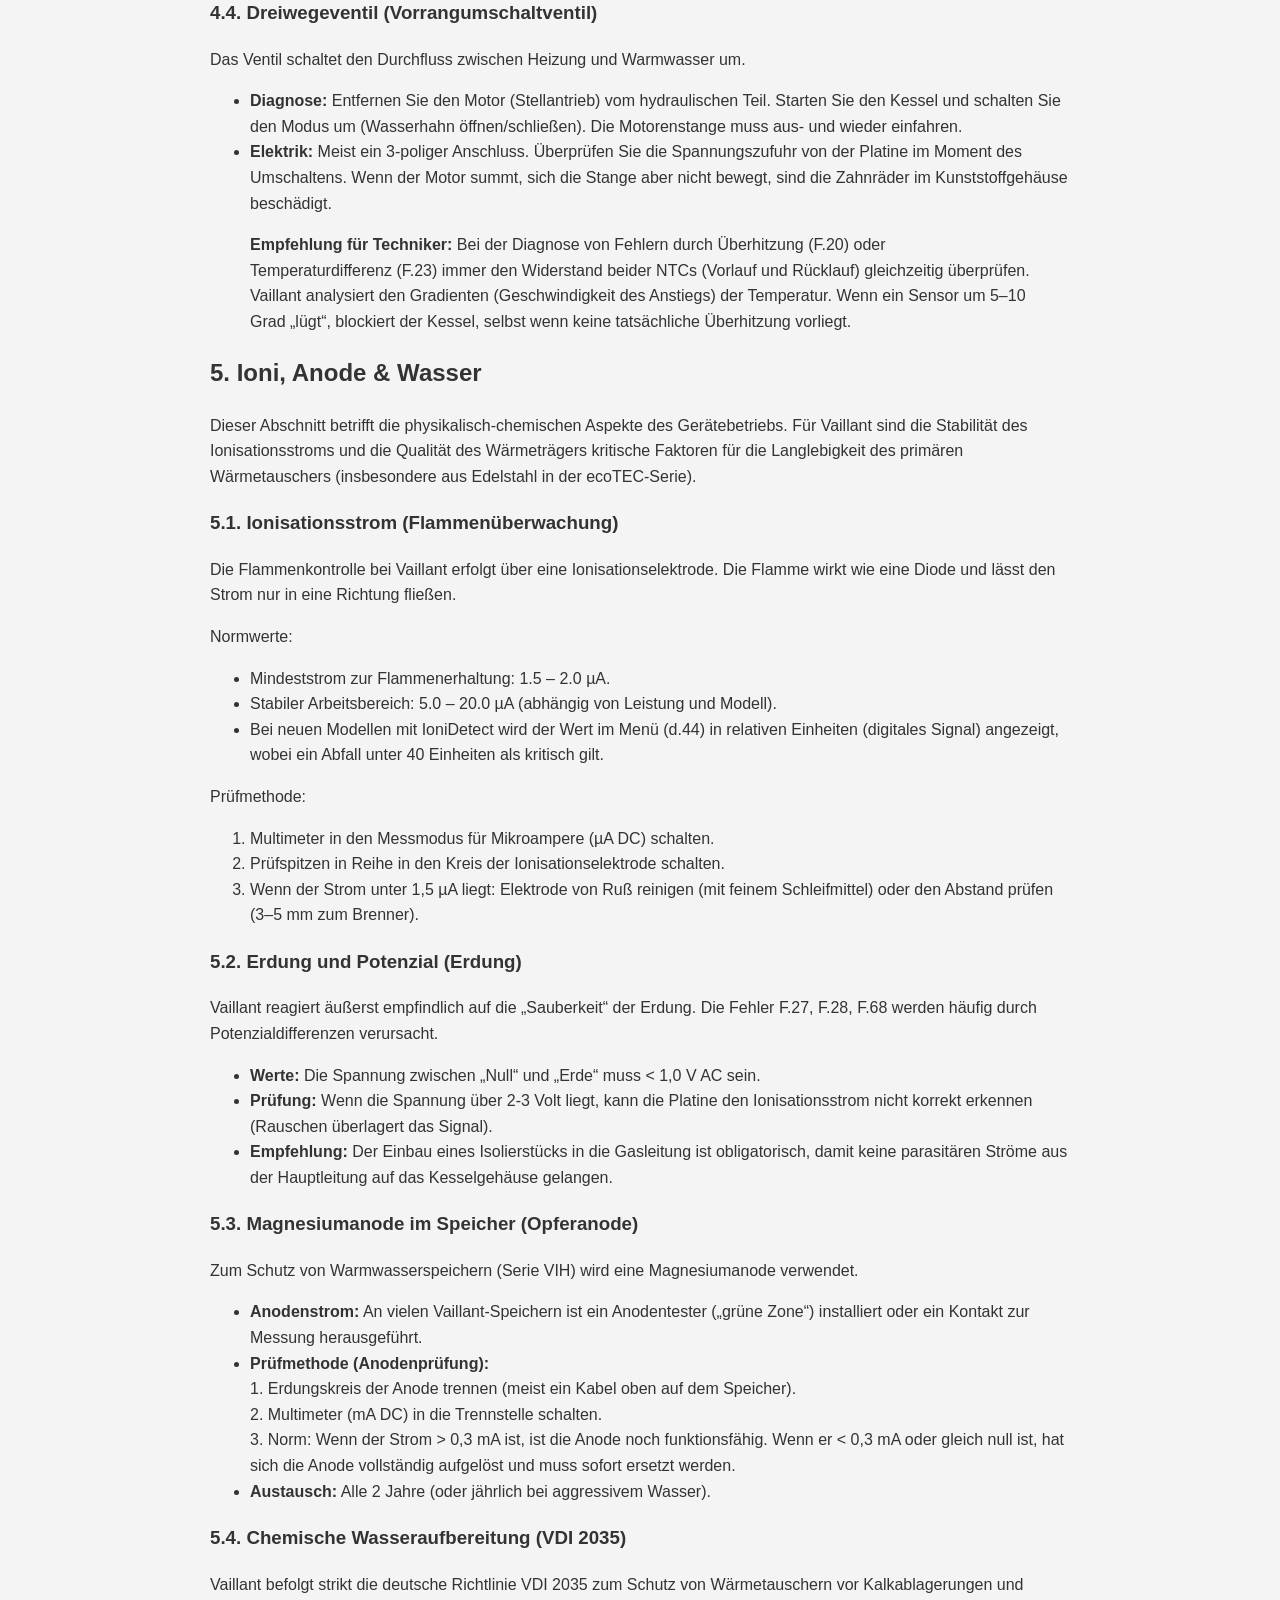
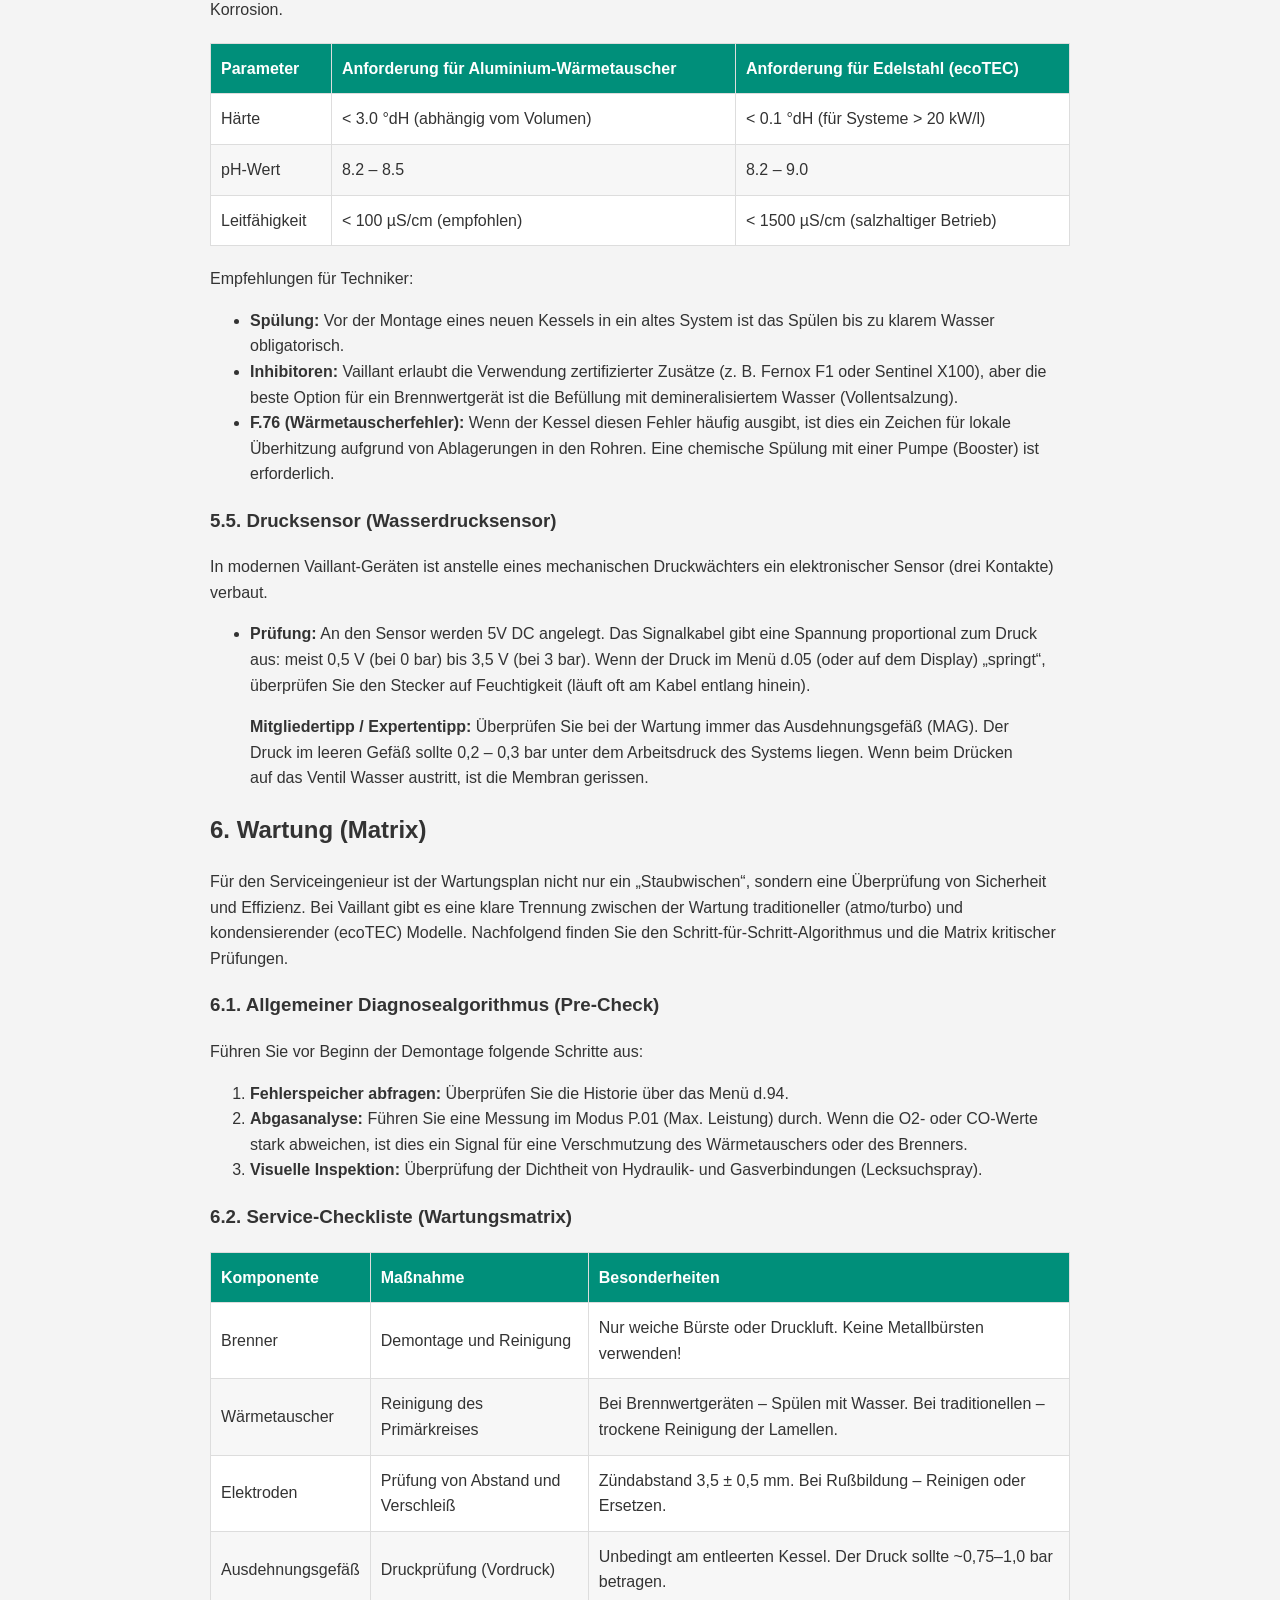
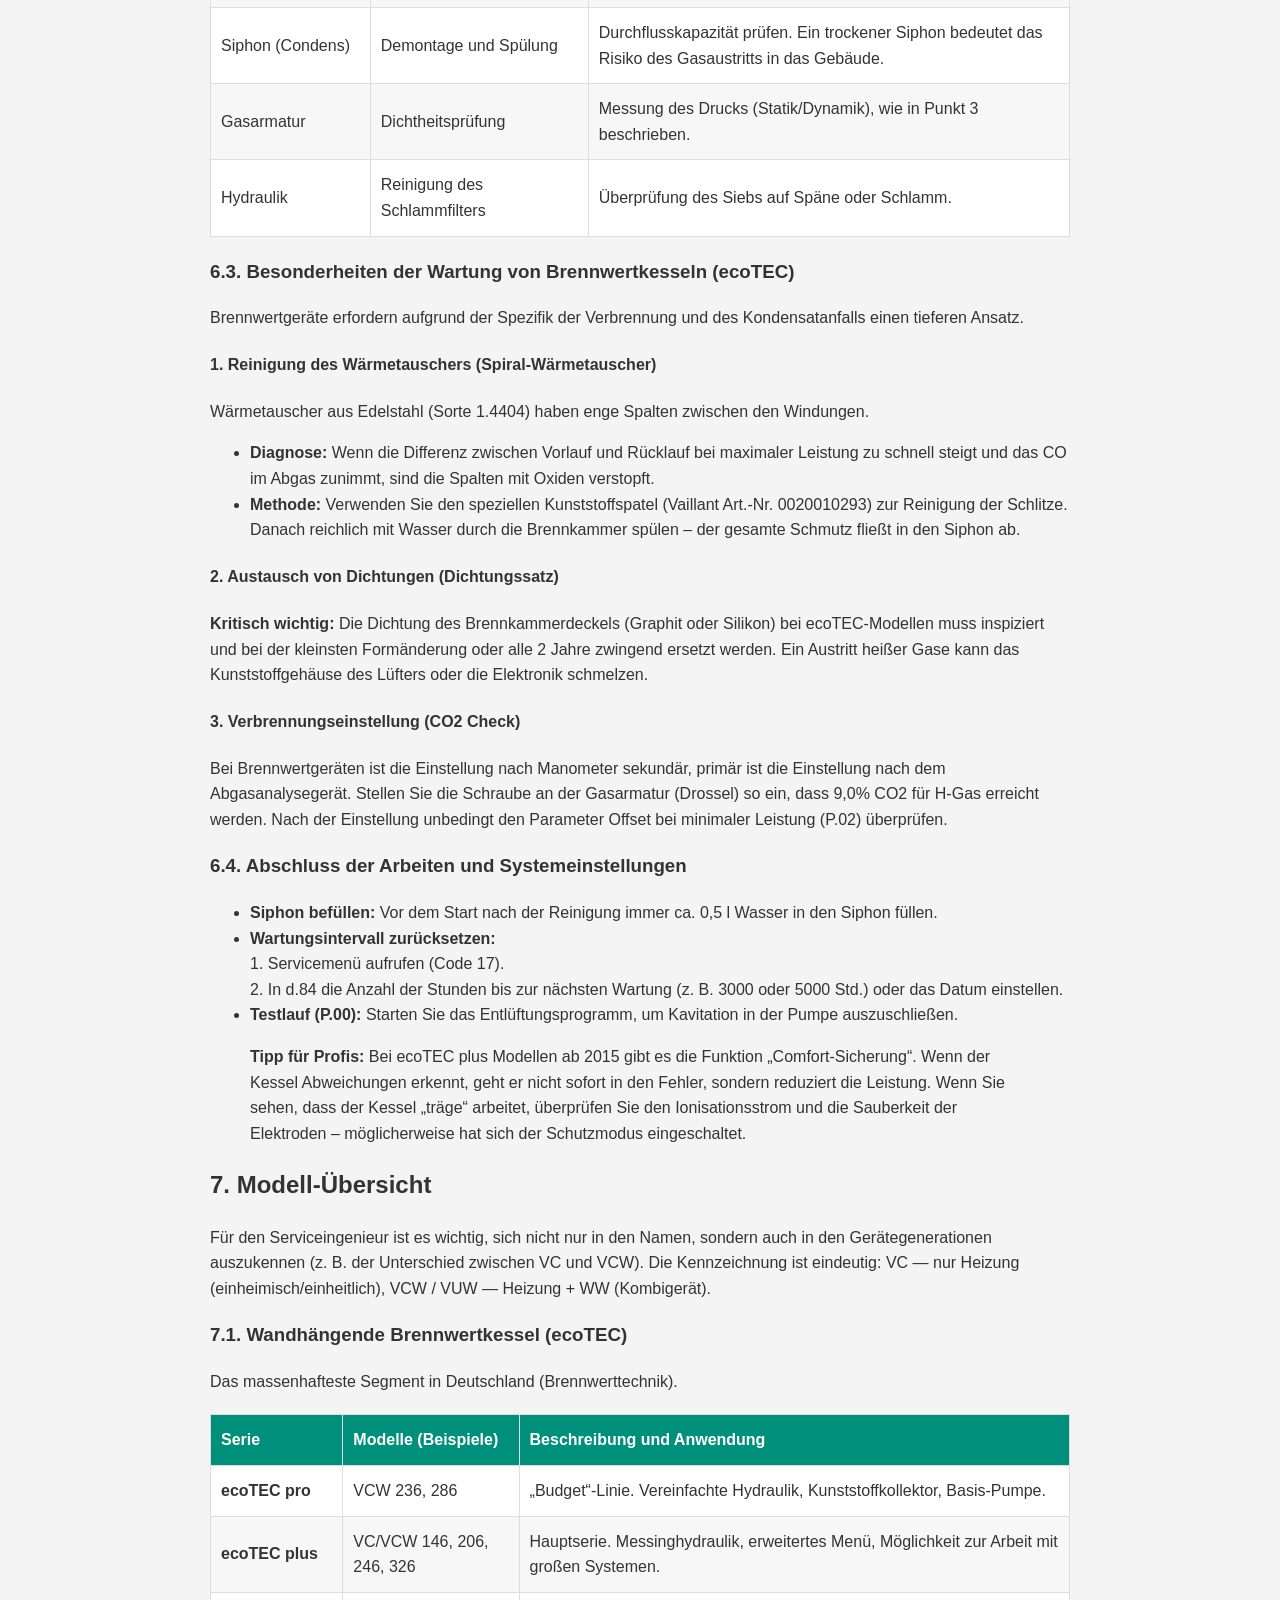
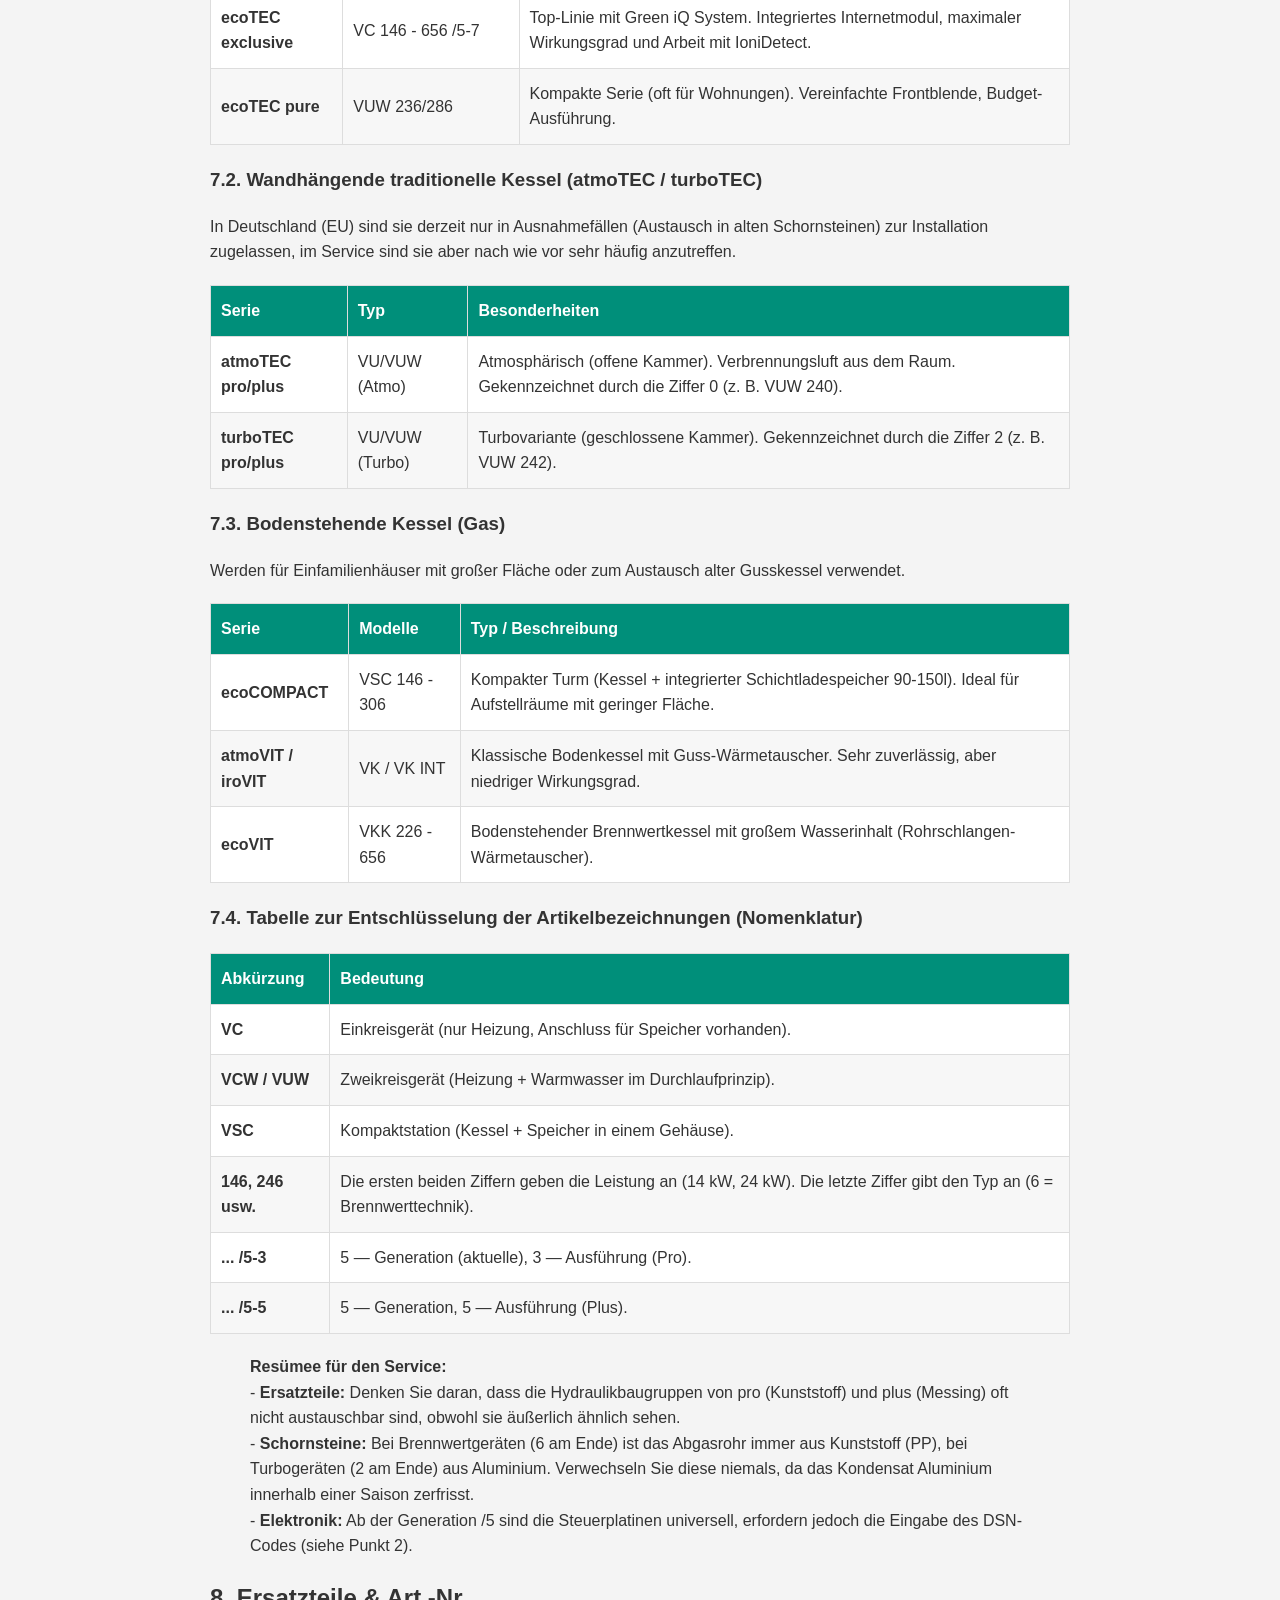
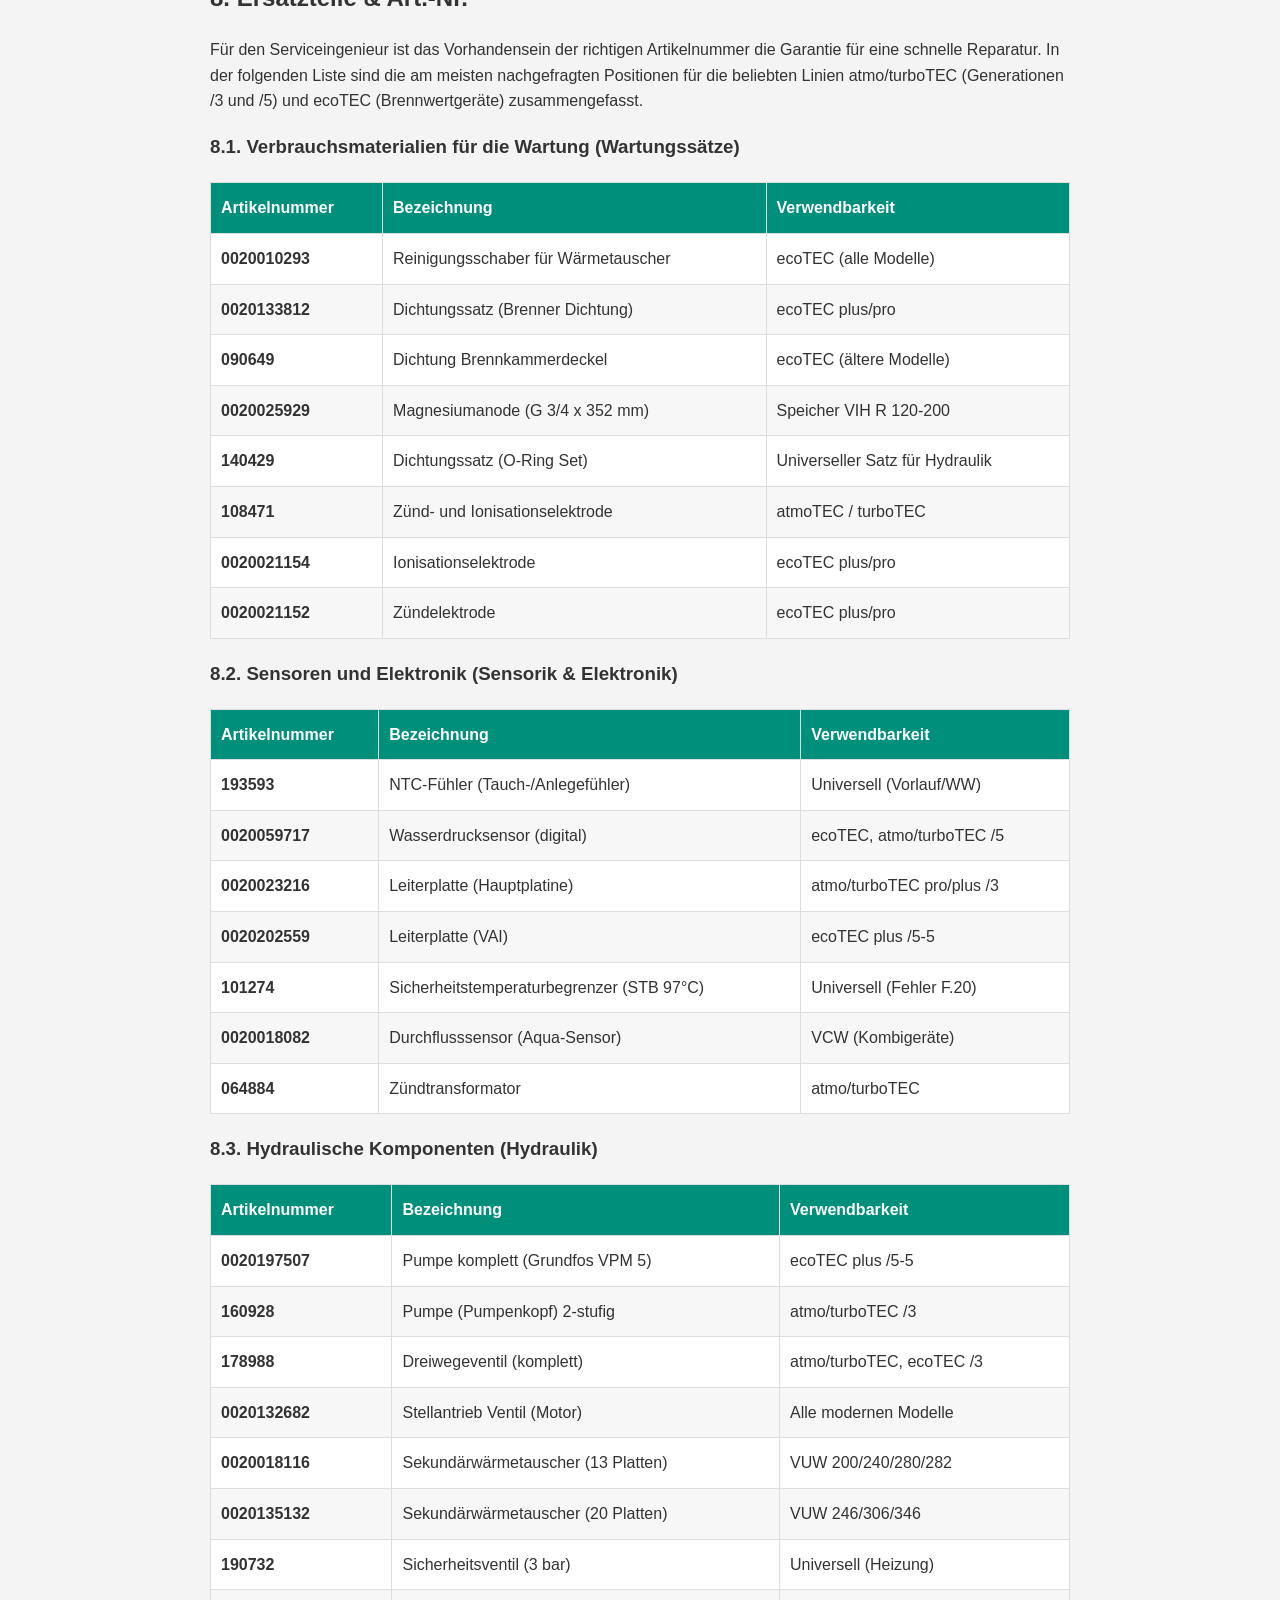
<file: vaillant.html>
<!DOCTYPE html>
<html lang="de" class="brand-vaillant">
<head>
    <meta charset="UTF-8">
    <meta name="viewport" content="width=device-width, initial-scale=1.0">
    <title>Vaillant - Gas-Profi Handbuch</title>
    <link rel="stylesheet" href="style.css">
</head>
<body>

<header>
    <div class="header-title">VAILLANT</div>
    <button class="theme-toggle" id="themeToggle">🌙 Dark</button>
</header>

<div class="container">
    <h1 style="text-align: center;">Technisches Handbuch für Serviceingenieure: Vaillant Gasgeräte</h1>

    <!-- 0. Navigation Menu -->
    <nav class="nav-menu">
        <a href="#diagnose" class="nav-item">1. Diagnose & Fehlercodes</a>
        <a href="#service" class="nav-item">2. Service-Ebene & Codierung</a>
        <a href="#gasdruck" class="nav-item">3. Gasdruck H/L-Gas</a>
        <a href="#fuehler" class="nav-item">4. Fühlerkennwerte & Motoren</a>
        <a href="#wasser" class="nav-item">5. Ioni, Anode & Wasser</a>
        <a href="#wartung" class="nav-item">6. Wartung (Matrix)</a>
        <a href="#modelle" class="nav-item">7. Modell-Übersicht</a>
        <a href="#ersatzteile" class="nav-item">8. Ersatzteile & Art.-Nr.</a>
    </nav>

    <a href="index.html" class="btn-large" style="border-color: #ccc; margin-bottom: 30px;">⬅ Zurück zur Auswahl</a>

    <!-- 1. Diagnose & Fehlercodes -->
    <section id="diagnose">
        <h2>1. Diagnose & Fehlercodes</h2>
        <p>Die Marke Vaillant verwendet ein einheitliches Fehlercodesystem für die meisten modernen Produktlinien (atmoTEC, turboTEC, ecoTEC, ecoCOMPACT). Fehler werden mit dem Buchstaben „F“ (Fault/Fehler) gekennzeichnet. Nachfolgend finden Sie eine detaillierte Tabelle der Haupt- und Service-Fehlercodes, deren Bedeutung und Algorithmen zur Behebung.</p>
        
        <h3>Tabelle der Fehlercodes für Vaillant-Kessel</h3>
        <div class="table-container">
            <table>
                <thead>
                    <tr>
                        <th>Code</th>
                        <th>Bedeutung des Fehlers</th>
                        <th>Ursache und Methoden zur Behebung</th>
                    </tr>
                </thead>
                <tbody>
                    <tr><td><strong>F.00 / F.01</strong></td><td>Unterbrechung des NTC-Sensorkreises (Vorlauf / Rücklauf)</td><td>NTC-Sensor defekt, Stecker schlecht fixiert oder Kabel beschädigt. Widerstand prüfen (siehe NTC-Diagramm).</td></tr>
                    <tr><td><strong>F.10 / F.11</strong></td><td>Kurzschluss des NTC-Sensors (Vorlauf / Rücklauf)</td><td>Kurzschluss im Sensorgehäuse oder im Kabelbaum. Sensor austauschen.</td></tr>
                    <tr><td><strong>F.20</strong></td><td>Temperaturbegrenzer hat ausgelöst (Überhitzung)</td><td>Temperatur hat 97°C überschritten. Prüfen: Vorhandensein von Wasser, Pumpenfunktion, Sauberkeit des Wärmetauschers und Abwenzenheit von Luft im System.</td></tr>
                    <tr><td><strong>F.22</strong></td><td>„Trockenlauf“ (Wassermangel)</td><td>Systemdruck unter 0,6 bar. Wasser nachfüllen. Wenn der Druck normal ist – Drucksensor oder Pumpe (Blockierung) prüfen.</td></tr>
                    <tr><td><strong>F.23</strong></td><td>Wassermangel (große Temperaturdifferenz)</td><td>Zu große Differenz zwischen Vorlauf und Rücklauf. Zirkulation, Filterverstopfung oder Pumpendefekt prüfen.</td></tr>
                    <tr><td><strong>F.24</strong></td><td>Wassermangel (schneller Temperaturanstieg)</td><td>Pumpe blockiert oder entlüftet. Die Temperatur steigt zu schnell für die Sensoren.</td></tr>
                    <tr><td><strong>F.27</strong></td><td>Fremdflamme (Ionisationssignal bei geschlossenem Ventil)</td><td>Fehlfunktion der Gasarmatur oder der Elektroden. Steuerplatine prüfen (Kriechstrom).</td></tr>
                    <tr><td><strong>F.28</strong></td><td>Zündfehler (erfolgloser Start)</td><td>Häufigster Fehler. Kein Gas, niedriger Gasdruck, Zündtransformator defekt, schmutzige Elektrode oder Erdungsfehler.</td></tr>
                    <tr><td><strong>F.29</strong></td><td>Erlöschen der Flamme während des Betriebs</td><td>Unterbrechung der Gaszufuhr, Probleme mit dem Schornstein (Gasrezirkulation), verstopfter Siphon (bei Brennwertmodellen).</td></tr>
                    <tr><td><strong>F.32</strong></td><td>Lüfterfehler (für turboTEC / ecoTEC)</td><td>Falsche Lüfterdrehzahl. Stromversorgung, Hallsensor oder Verstopfung in den Pitot-Rohren prüfen.</td></tr>
                    <tr><td><strong>F.33</strong></td><td>Fehler Luftdruckschalter (für turboTEC)</td><td>Das Relais schließt nach dem Einschalten des Lüfters nicht. Schornstein auf Vereisung oder Verstopfung prüfen.</td></tr>
                    <tr><td><strong>F.36</strong></td><td>Abgasaustritt (für atmoTEC)</td><td>Der Strömungssensor hat den Rückfluss von Gasen in den Raum registriert. Zug im Schornstein und Zuluftventilation prüfen.</td></tr>
                    <tr><td><strong>F.49</strong></td><td>Spannungsfehler am eBUS</td><td>Kurzschluss auf dem Kommunikationsbus oder Überlastung. Polarität und Zustand der Kabel zum Thermostat prüfen.</td></tr>
                    <tr><td><strong>F.61 / F.62</strong></td><td>Gasventilfehler / Platinenfehler</td><td>Falsche Ansteuerung des Gasventils. Häufig verbunden mit einem Kurzschluss oder Defekt der Hauptplatine.</td></tr>
                    <tr><td><strong>F.70</strong></td><td>Ungültiger Gerätecode (DSN)</td><td>Einstellungen im Servicemenü (Gerätecode) sind verloren gegangen. Korrekten DSN-Code unter Punkt d.93 eingeben.</td></tr>
                    <tr><td><strong>F.75</strong></td><td>Drucksensorfehler (kein Drucksprung)</td><td>Beim Einschalten der Pumpe hat der Sensor keinen „Drucksprung“ (0,05 bar) registriert. Pumpe oder Sensorverstopfung prüfen.</td></tr>
                    <tr><td><strong>F.76</strong></td><td>Überhitzung des Wärmetauschers (Brennwertgeräte)</td><td>Die Sicherung am primären Wärmetauscher hat ausgelöst. Erfordert normalerweise den Austausch des Wärmetauschers oder seine Reinigung.</td></tr>
                    <tr><td><strong>F.83</strong></td><td>Fehler bei der Temperaturänderung</td><td>Vorlauf-/Rücklaufsensoren registrieren keinen Temperaturanstieg bei laufendem Brenner. Zu wenig Wasser im Wärmetauscher.</td></tr>
                </tbody>
            </table>
        </div>

        <h3>Algorithmus zur Primärbehebung (für Techniker):</h3>
        <ol>
            <li><strong>Zurücksetzen (Reset):</strong> Taste mit dem Symbol der „durchgestrichenen Flamme“. 3 Sekunden lang gedrückt halten.</li>
            <li><strong>Druckprüfung:</strong> Visuell am Manometer (Normalwert 1,2 – 1,8 bar).</li>
            <li><strong>Diagnosecodes (d.Codes):</strong> Wenn der Fehler nicht offensichtlich ist, rufen Sie das Servicemenü auf (z. B. d.00 zur Leistungsprüfung oder d.90 für den eBUS-Status), um den Zustand der Komponenten in Echtzeit anzuzeigen.</li>
        </ol>
        <blockquote>
            <strong>Hinweis:</strong> Bei Brennwertkesseln (ecoTEC) bei den Fehlern F.28 und F.29 zuerst den Kondensatablauf (Siphon) überprüfen. Wenn dieser verstopft ist, flutet Wasser den Brenner und der Kessel startet nicht.
        </blockquote>
    </section>

    <!-- 2. Service-Ebene & Codierung -->
    <section id="service">
        <h2>2. Service-Ebene & Codierung</h2>
        <p>Für den Serviceingenieur beginnt die Arbeit mit Vaillant mit dem Verständnis der Zugriffsebenen. In modernen Modellen (ab den Generationen TEC plus/pro bis hin to IoniDetect) wird das System der „d-Parameter“ verwendet.</p>
        
        <h3>Eingang in das Servicemenü (Diagnostik)</h3>
        <p>Für die meisten Modelle (atmoTEC, turboTEC, ecoTEC, ecoCOMPACT) erfolgt der Zugang wie folgt:</p>
        <ol>
            <li>Drücken Sie gleichzeitig die Tasten <strong>„+“</strong> und <strong>„–“</strong> (bei einigen Modellen sind dies die Tasten unter dem Display oder die Navigationstasten).</li>
            <li>Auf dem Bildschirm erscheint <strong>d.00</strong>.</li>
            <li>Für den Zugriff auf die geschützten Serviceparameter (zweite Ebene) navigieren Sie mit den Tasten „+“/„–“ zum Parameter <strong>d.97</strong>.</li>
            <li>Drücken Sie die Taste <strong>„i“</strong> oder <strong>„Ok“</strong>.</li>
            <li>Geben Sie den Zugangscode ein: <strong>17</strong> (Universallcode für Vaillant-Fachhandwerker).</li>
            <li>Bestätigen Sie mit <strong>„Ok“</strong>. Jetzt stehen Ihnen alle erweiterten Einstellungen zur Verfügung.</li>
        </ol>

        <h3>Hauptserviceparameter (d-Codes)</h3>
        <div class="table-container">
            <table>
                <thead>
                    <tr>
                        <th>Code</th>
                        <th>Beschreibung</th>
                        <th>Empfehlungen und Hinweise</th>
                    </tr>
                </thead>
                <tbody>
                    <tr><td>d.00</td><td>Heizungsteillast</td><td>Wird an die Heizlast des Gebäudes angepasst (in kW). Beeinflusst Warmwasser (WW) nicht.</td></tr>
                    <tr><td>d.01</td><td>Pumpennachlauf</td><td>Werkseinstellung 5 Min. Für große Systeme ist eine Erhöhung besser.</td></tr>
                    <tr><td>d.02</td><td>Brennerbrennsperrzeit</td><td>Verhindert Taktung. Optimal sind 15–20 Min.</td></tr>
                    <tr><td>d.09</td><td>Sollwert Regler an Klemme 7</td><td>Prüfung des Signals vom externen Regler (24V).</td></tr>
                    <tr><td>d.33</td><td>Gebläsedrehzahl</td><td>Relevant für die Überprüfung der Modulation bei turbo/eco Modellen.</td></tr>
                    <tr><td>d.34</td><td>Gebläsestrom</td><td>Diagnose von Lagerverschleiß oder Schornsteinverstopfung.</td></tr>
                    <tr><td>d.40</td><td>Vorlauftemperatur</td><td>Aktueller Wert vom Sensor NTC1.</td></tr>
                    <tr><td>d.41</td><td>Rücklauftemperatur</td><td>Aktueller Wert vom Sensor NTC2.</td></tr>
                    <tr><td>d.44</td><td>Ionisationsstrom</td><td>Zeigt den digitalen Wert (von 0 bis 100).</td></tr>
                    <tr><td>d.47</td><td>Außentemperatur</td><td>Wenn der Außenfühler VRC 693 angeschlossen ist.</td></tr>
                    <tr><td>d.71</td><td>Max. Vorlauftemperatur Heizung</td><td>Begrenzung für Heizkörper (normalerweise 75-80°C).</td></tr>
                    <tr><td>d.93</td><td>Gerätecode (DSN)</td><td>Kritisch! Beim Austausch der Platine muss der Code vom Typenschild des Kessels eingegeben werden.</td></tr>
                    <tr><td>d.95</td><td>eBUS-Typ</td><td>Status der Kommunikation mit der Regelung.</td></tr>
                </tbody>
            </table>
        </div>

        <h3>Spezielle Prüfprogramme (P-Codes)</h3>
        <p>Werden bei der Inbetriebnahme und Wartung verwendet. Zur Aktivierung: Schalten Sie den Kessel aus, halten Sie „+“ gedrückt, schalten Sie den Kessel ein und halten Sie die Taste 5 Sek. lang gedrückt. Oder suchen Sie den Punkt „Test Menu“.</p>
        <ul>
            <li><strong>P.00 (Entlüftung):</strong> Automatisches Programm. Die Pumpe arbeitet im Intervallbetrieb, das Ventil schaltet zwischen WW und Heizung um. Dauert ca. 6,5 Min.</li>
            <li><strong>P.01 (Maximallast):</strong> Der Kessel fährt auf maximale Leistung. Wird zur Messung des dynamischen Gasfließdrucks und zur CO2-Einstellung verwendet.</li>
            <li><strong>P.02 (Minimallast):</strong> Der Kessel fährt auf minimale Leistung. Überprüfung der Flammenstabilität und des Mindestdrucks.</li>
            <li><strong>P.06 (Befüllung/Entleerung):</strong> Bringt das Vorrangumschaltventil in die mittlere Position.</li>
        </ul>

        <h3>Empfehlungen zur Navigation und Codierung</h3>
        <ul>
            <li><strong>Leistungseinstellung (d.00):</strong> Niemals auf „Auto“ belassen, wenn das Heizsystem deutlich kleiner als die Kesselleistung ist. Berechnen Sie die reale Heizlast und begrenzen Sie den Kessel programmgesteuert – das schont die Ressourcen des Wärmetauschers.</li>
            <li><strong>Arbeit mit IoniDetect (neue ecoTEC):</strong> Bei Modellen mit automatischer Gasanpassung (VUI/VUW 1-5 und höher) gibt es keine manuelle Einstellung des Gasventils. Alles erfolgt über d.92 (Auswahl der Gasart).</li>
            <li><strong>Rückstellung auf Werkseinstellungen:</strong> Wenn sich der Kessel nach fremdem Eingriff unvorhersehbar verhält, verwenden Sie d.96 (ändern Sie 0 auf 1).</li>
            <li><strong>Status-Codes (S-Codes):</strong> Nicht mit Fehlern (F) verwechseln. Drücken Sie „i“, um den aktuellen Status anzuzeigen.
                <br><strong>S.0</strong> — Kein Wärmebedarf.
                <br><strong>S.4</strong> — Zündung.
                <br><strong>S.34</strong> — Frostschutzbetrieb.
                <br><strong>S.7</strong> — Pumpennachlauf.
            </li>
        </ul>
        <blockquote>
            <strong>Wichtig:</strong> Beim Austausch der Hauptplatine (Leiterplatte) gibt der Kessel immer den Fehler F.70 aus. Das System „weiß“ nicht, welche Leistung der Kessel hat und welche Sensoren vorhanden sind. Gehen Sie unbedingt zu d.93 und geben Sie den DSN-Code (Device Specific Number) ein, der auf dem Schild mit der Seriennummer des Kessels angegeben ist.
        </blockquote>
    </section>

    <!-- 3. Gasdruck H/L-Gas -->
    <section id="gasdruck">
        <h2>3. Gasdruck H/L-Gas</h2>
        <p>Die Einstellung des Gasdrucks ist ein kritischer Schritt, insbesondere in Deutschland, wo H-Gas- (hochkalorisch) und L-Gas-Netze (niederkalorisch) koexistieren. Für Vaillant ist es wichtig, zwischen klassischen Kesseln (atmo/turbo) und Brennwertkesseln (ecoTEC) zu unterscheiden, da sich deren Einstellprinzipien grundlegend unterscheiden.</p>
        
        <h3>3.1. Anschlussdruck (Eingangsdruck)</h3>
        <p>Dies ist der Druck in der Leitung vor der Gasarmatur. Er wird bei stabilem Betrieb des Kessels (Dynamik) bei voller Leistung gemessen (Programm P.01).</p>
        <div class="table-container">
            <table>
                <thead>
                    <tr>
                        <th>Gasart</th>
                        <th>Nenndruck (mbar)</th>
                        <th>Zulässiger Bereich (mbar)</th>
                    </tr>
                </thead>
                <tbody>
                    <tr><td>Erdgas H (E)</td><td>20</td><td>17 – 25</td></tr>
                    <tr><td>Erdgas L (LL)</td><td>20 / 25</td><td>18 – 30</td></tr>
                    <tr><td>Flüssiggas (P/B)</td><td>30 / 37 / 50</td><td>Abhängig von der Einstellung des Druckminderers</td></tr>
                </tbody>
            </table>
        </div>
        <blockquote>
            <strong>Wichtig:</strong> Wenn der Druck beim Einschalten des Brenners (Dynamik) unter 17 mbar (bei H-Gas) fällt, kann der Kessel in den Fehler F.28/F.29 gehen. Dies weist auf eine geringe Durchflusskapazität der Gasleitung oder eine Verstopfung des Filters/Zählers hin.
        </blockquote>

        <h3>3.2. Düsenniederdruck — für atmoTEC / turboTEC</h3>
        <p>In traditionellen Kesseln wird die Leistung durch Ändern des Gasdrucks am Brenner reguliert. Die Einstellung erfolgt über Schrauben an der Gasarmatur (SIT 845 oder Honeywell).</p>
        <p>Ungefähre Werte für beliebte Modelle (atmoTEC/turboTEC pro/plus):</p>
        <div class="table-container">
            <table>
                <thead>
                    <tr>
                        <th>Modell (24 kW)</th>
                        <th>Gasart</th>
                        <th>Min. Druck (mbar)</th>
                        <th>Max. Druck (mbar)</th>
                    </tr>
                </thead>
                <tbody>
                    <tr><td>VUW 240/242</td><td>H-Gas (E)</td><td>1.5 – 2.0</td><td>10.5 – 12.0</td></tr>
                    <tr><td>VUW 240/242</td><td>L-Gas (LL)</td><td>2.5 – 3.0</td><td>14.5 – 16.5</td></tr>
                </tbody>
            </table>
        </div>
        <p>Genaue Daten sind immer in der Tabelle auf der Innenseite der Frontblende oder im Pass der jeweiligen Modifikation angegeben (5-3, 5-5 usw.).</p>

        <h3>3.3. Brennwertkessel (ecoTEC) — Luftüberschusszahl</h3>
        <p>In modernen Modellen (ecoTEC plus/pro) wird the Druck am Brenner nicht auf herkömmliche Weise gemessen. Hier wird ein pneumatisches Mischsystem (Gas/Luft 1:1) oder das elektronische System IoniDetect verwendet.</p>
        <ul>
            <li><strong>Klassischer ecoTEC (bis 2020):</strong> Die Einstellung erfolgt über die Abgasanalyse (CO2).
                <br>H-Gas: 9.0% ± 1.0%
                <br>L-Gas: 8.8% ± 1.0%
                <br>Bei minimaler Leistung sollte der CO2-Wert um 0,3–0,5% niedriger sein als bei maximaler Leistung.
            </li>
            <li><strong>Neuer ecoTEC (mit IoniDetect):</strong> Eine manuelle Einstellung des Drucks oder des CO2 über Schrauben ist unmöglich. Der Kessel passt sich selbst an die Gasart anb. Der Techniker wählt lediglich die Gasart im Menü d.92 aus.</li>
        </ul>

        <h3>3.4. Methodik der Diagnose und Einstellung</h3>
        <ol>
            <li><strong>Prüfung der Statik:</strong> Kessel ist ausgeschaltet. Schraube am Messstutzen „In“ (Eingang) der Gasarmatur lösen, Manometer anschließen. Erwartet: ~20-25 mbar.</li>
            <li><strong>Prüfung der Dynamik:</strong> P.01 starten (Max. Leistung). Wenn der Druck um mehr als 3-4 mbar gegenüber der Statik abfällt, liegt ein Problem in der Zuleitung vor.</li>
            <li><strong>Einstellung Max./Min. (für atmo/turbo):</strong>
                <br>- Bei maximaler Leistung (P.01) drehen wir die große Mutter am Ventil (mechanisches Maximum).
                <br>- Bei minimaler Leistung (P.02) nehmen wir die Klemme von der Spule der Modulation ab (or programmgesteuert) und stellen die kleine innere Schraube ein.
            </li>
            <li><strong>U-Rohr-Manometer vs. Digital:</strong> Für die Einstellung von Vaillant wird dringend ein digitales Manometer mit einer Schrittweite von 0,1 mbar empfohlen, da eine Abweichung von 0,5 mbar im Minimum bereits zu Flammenabriss oder Verpuffungen führt.</li>
        </ol>
        <blockquote>
            <strong>Resümee für den Service:</strong> Wenn Sie in einer Region mit Gasumstellung von L-Gas auf H-Gas arbeiten (dies ist in Deutschland derzeit ein Massenprozess), denken Sie daran: Bei der Umstellung der Gasart bei alten Vaillant-Geräten (atmo/turbo) ist ein Austausch der Düsen (Düsensatz) erforderlich, bei neuen ecoTEC hingegen nur eine programmgesteuerte Umstellung oder automatische Anpassung.
        </blockquote>
    </section>

    <!-- 4. Fühlerkennwerte & Motoren -->
    <section id="fuehler">
        <h2>4. Fühlerkennwerte & Motoren</h2>
        <p>Für den Vaillant-Serviceingenieur ist das Wissen über die Eigenschaften von Sensoren und Komponenten 90% des Erfolgs bei der Diagnose von „schwebenden“ Fehlern wie F.20, F.00, F.01 oder Zündproblemen.</p>
        
        <h3>4.1. NTC-Sensoren (Temperatursensoren)</h3>
        <p>Vaillant verwendet Standard-Sensoren mit negativem Temperaturkoeffizienten (NTC). Bei steigender Temperatur sinkt deren Widerstand.</p>
        <p>Typische Widerstandstabelle (NTC 10 kΩ bei 25°C):</p>
        <div class="table-container">
            <table>
                <thead>
                    <tr>
                        <th>Temperatur (°C)</th>
                        <th>Widerstand (kΩ)</th>
                        <th>Temperatur (°C)</th>
                        <th>Widerstand (kΩ)</th>
                    </tr>
                </thead>
                <tbody>
                    <tr><td>0</td><td>32.5</td><td>50</td><td>3.6</td></tr>
                    <tr><td>5</td><td>25.3</td><td>60</td><td>2.5</td></tr>
                    <tr><td>10</td><td>19.8</td><td>70</td><td>1.7</td></tr>
                    <tr><td>20</td><td>12.5</td><td>80</td><td>1.2</td></tr>
                    <tr><td>25</td><td>10.0</td><td>90</td><td>0.9</td></tr>
                    <tr><td>30</td><td>8.0</td><td>100</td><td>0.7</td></tr>
                </tbody>
            </table>
        </div>

        <h3>Methoden zur Diagnose von NTC:</h3>
        <ol>
            <li><strong>Widerstandsmessung:</strong> Schalten Sie den Kessel aus, ziehen Sie den Stecker vom Sensor ab und messen Sie den Wert an den Klemmen mit einem Multimeter. Vergleichen Sie ihn mit der Tabelle oben unter Berücksichtigung der ungefähren Wassertemperatur.</li>
            <li><strong>Prüfung auf „Durchschlag“:</strong> Überprüfen Sie den Widerstand zwischen einem der Kontakte und dem Gehäuse (es muss Unendlichkeit angezeigt werden). Wenn ein Durchgang vorhanden ist, muss der Sensor ersetzt werden.</li>
            <li><strong>Diagnose über das Menü:</strong> Überprüfen Sie im Servicemenü (d.40 – Vorlauf, d.41 – Rücklauf), ob die Messwerte der Realität entsprechen. Wenn der Sensor bei kaltem Kessel 70°C anzeigt, ist er defekt.</li>
        </ol>

        <h3>4.2. Zirkulationspumpen (Pumpen)</h3>
        <ul>
            <li><strong>Klassische Pumpen (230V):</strong> Überprüfen Sie den Widerstand der Wicklungen. Zwischen Phase und Null liegen meist 150–350 Ohm (abhängig von der Stufe). Wenn ein Summen zu hören ist, sich die Welle aber nicht dreht: Startkondensator prüfen (meist 2–2,6 µF). Wenn die Kapazität um 20% oder mehr abgefallen ist, startet die Pumpe unter Last nicht.</li>
            <li><strong>Frequenzgesteuerte Pumpen (PWM-Steuerung):</strong> Haben zwei Kabel: Stromversorgung (230V) und Steuersignal (Niederspannungsanschluss). Wenn Strom vorhanden ist, die Pumpe aber steht – Parameter d.01 und Vorhandensein des PWM-Signals prüfen. Wenn die Welle blockiert ist, blinkt bei modernen Pumpen oft eine rote/rot-grüne LED.</li>
        </ul>

        <h3>4.3. Ventilatoren (Lüfter)</h3>
        <p>Ventilatoren in den Modellen turboTEC (AC 230V) und ecoTEC (DC 24V/325V mit Steuerung) werden unterschiedlich diagnostiziert.</p>
        <ul>
            <li><strong>turboTEC (Traditionell):</strong> Widerstand der Hauptwicklung: ca. 150–250 Ohm. Diagnose: Wenn der Lüfter nicht startet, prüfen, ob die Platine im Moment der Zündung 230V liefert. Wenn Spannung vorhanden ist, aber keine Drehung erfolgt – Lüfter austauschen oder Buchsen reinigen (temporäre Maßnahme).</li>
            <li><strong>ecoTEC (Brennwerttechnik):</strong> Dies sind bürstenlose Gleichstrommotoren mit fünf Drähten (Versorgung, Masse, 15V Logik, PWM-Signal, Hallsensor). Überprüfung: Wenn sich der Lüfter nicht dreht, die Sicherung auf der Platine prüfen. Im Menü d.33 ist die Solldrehzahl zu sehen, in d.34 die reale Rückmeldung vom Hallsensor.</li>
        </ul>
        <blockquote>
            <strong>Wichtig:</strong> Niemals 230V direkt an die Kontakte des ecoTEC-Lüfters anlegen – dies zerstört dessen Controller sofort.
        </blockquote>

        <h3>4.4. Dreiwegeventil (Vorrangumschaltventil)</h3>
        <p>Das Ventil schaltet den Durchfluss zwischen Heizung und Warmwasser um.</p>
        <ul>
            <li><strong>Diagnose:</strong> Entfernen Sie den Motor (Stellantrieb) vom hydraulischen Teil. Starten Sie den Kessel und schalten Sie den Modus um (Wasserhahn öffnen/schließen). Die Motorenstange muss aus- und wieder einfahren.</li>
            <li><strong>Elektrik:</strong> Meist ein 3-poliger Anschluss. Überprüfen Sie die Spannungszufuhr von der Platine im Moment des Umschaltens. Wenn der Motor summt, sich die Stange aber nicht bewegt, sind die Zahnräder im Kunststoffgehäuse beschädigt.</li>
        </ul>
        <blockquote>
            <strong>Empfehlung für Techniker:</strong> Bei der Diagnose von Fehlern durch Überhitzung (F.20) oder Temperaturdifferenz (F.23) immer den Widerstand beider NTCs (Vorlauf und Rücklauf) gleichzeitig überprüfen. Vaillant analysiert den Gradienten (Geschwindigkeit des Anstiegs) der Temperatur. Wenn ein Sensor um 5–10 Grad „lügt“, blockiert der Kessel, selbst wenn keine tatsächliche Überhitzung vorliegt.
        </blockquote>
    </section>

    <!-- 5. Ioni, Anode & Wasser -->
    <section id="wasser">
        <h2>5. Ioni, Anode & Wasser</h2>
        <p>Dieser Abschnitt betrifft die physikalisch-chemischen Aspekte des Gerätebetriebs. Für Vaillant sind die Stabilität des Ionisationsstroms und die Qualität des Wärmeträgers kritische Faktoren für die Langlebigkeit des primären Wärmetauschers (insbesondere aus Edelstahl in der ecoTEC-Serie).</p>
        
        <h3>5.1. Ionisationsstrom (Flammenüberwachung)</h3>
        <p>Die Flammenkontrolle bei Vaillant erfolgt über eine Ionisationselektrode. Die Flamme wirkt wie eine Diode und lässt den Strom nur in eine Richtung fließen.</p>
        <p>Normwerte:</p>
        <ul>
            <li>Mindeststrom zur Flammenerhaltung: 1.5 – 2.0 µA.</li>
            <li>Stabiler Arbeitsbereich: 5.0 – 20.0 µA (abhängig von Leistung und Modell).</li>
            <li>Bei neuen Modellen mit IoniDetect wird der Wert im Menü (d.44) in relativen Einheiten (digitales Signal) angezeigt, wobei ein Abfall unter 40 Einheiten als kritisch gilt.</li>
        </ul>
        <p>Prüfmethode:</p>
        <ol>
            <li>Multimeter in den Messmodus für Mikroampere (µA DC) schalten.</li>
            <li>Prüfspitzen in Reihe in den Kreis der Ionisationselektrode schalten.</li>
            <li>Wenn der Strom unter 1,5 µA liegt: Elektrode von Ruß reinigen (mit feinem Schleifmittel) oder den Abstand prüfen (3–5 mm zum Brenner).</li>
        </ol>

        <h3>5.2. Erdung und Potenzial (Erdung)</h3>
        <p>Vaillant reagiert äußerst empfindlich auf die „Sauberkeit“ der Erdung. Die Fehler F.27, F.28, F.68 werden häufig durch Potenzialdifferenzen verursacht.</p>
        <ul>
            <li><strong>Werte:</strong> Die Spannung zwischen „Null“ und „Erde“ muss &lt; 1,0 V AC sein.</li>
            <li><strong>Prüfung:</strong> Wenn die Spannung über 2-3 Volt liegt, kann die Platine den Ionisationsstrom nicht korrekt erkennen (Rauschen überlagert das Signal).</li>
            <li><strong>Empfehlung:</strong> Der Einbau eines Isolierstücks in die Gasleitung ist obligatorisch, damit keine parasitären Ströme aus der Hauptleitung auf das Kesselgehäuse gelangen.</li>
        </ul>

        <h3>5.3. Magnesiumanode im Speicher (Opferanode)</h3>
        <p>Zum Schutz von Warmwasserspeichern (Serie VIH) wird eine Magnesiumanode verwendet.</p>
        <ul>
            <li><strong>Anodenstrom:</strong> An vielen Vaillant-Speichern ist ein Anodentester („grüne Zone“) installiert oder ein Kontakt zur Messung herausgeführt.</li>
            <li><strong>Prüfmethode (Anodenprüfung):</strong>
                <br>1. Erdungskreis der Anode trennen (meist ein Kabel oben auf dem Speicher).
                <br>2. Multimeter (mA DC) in die Trennstelle schalten.
                <br>3. Norm: Wenn der Strom &gt; 0,3 mA ist, ist die Anode noch funktionsfähig. Wenn er &lt; 0,3 mA oder gleich null ist, hat sich die Anode vollständig aufgelöst und muss sofort ersetzt werden.
            </li>
            <li><strong>Austausch:</strong> Alle 2 Jahre (oder jährlich bei aggressivem Wasser).</li>
        </ul>

        <h3>5.4. Chemische Wasseraufbereitung (VDI 2035)</h3>
        <p>Vaillant befolgt strikt die deutsche Richtlinie VDI 2035 zum Schutz von Wärmetauschern vor Kalkablagerungen und Korrosion.</p>
        <div class="table-container">
            <table>
                <thead>
                    <tr>
                        <th>Parameter</th>
                        <th>Anforderung für Aluminium-Wärmetauscher</th>
                        <th>Anforderung für Edelstahl (ecoTEC)</th>
                    </tr>
                </thead>
                <tbody>
                    <tr><td>Härte</td><td>&lt; 3.0 °dH (abhängig vom Volumen)</td><td>&lt; 0.1 °dH (für Systeme &gt; 20 kW/l)</td></tr>
                    <tr><td>pH-Wert</td><td>8.2 – 8.5</td><td>8.2 – 9.0</td></tr>
                    <tr><td>Leitfähigkeit</td><td>&lt; 100 µS/cm (empfohlen)</td><td>&lt; 1500 µS/cm (salzhaltiger Betrieb)</td></tr>
                </tbody>
            </table>
        </div>
        <p>Empfehlungen für Techniker:</p>
        <ul>
            <li><strong>Spülung:</strong> Vor der Montage eines neuen Kessels in ein altes System ist das Spülen bis zu klarem Wasser obligatorisch.</li>
            <li><strong>Inhibitoren:</strong> Vaillant erlaubt die Verwendung zertifizierter Zusätze (z. B. Fernox F1 oder Sentinel X100), aber die beste Option für ein Brennwertgerät ist die Befüllung mit demineralisiertem Wasser (Vollentsalzung).</li>
            <li><strong>F.76 (Wärmetauscherfehler):</strong> Wenn der Kessel diesen Fehler häufig ausgibt, ist dies ein Zeichen für lokale Überhitzung aufgrund von Ablagerungen in den Rohren. Eine chemische Spülung mit einer Pumpe (Booster) ist erforderlich.</li>
        </ul>

        <h3>5.5. Drucksensor (Wasserdrucksensor)</h3>
        <p>In modernen Vaillant-Geräten ist anstelle eines mechanischen Druckwächters ein elektronischer Sensor (drei Kontakte) verbaut.</p>
        <ul>
            <li><strong>Prüfung:</strong> An den Sensor werden 5V DC angelegt. Das Signalkabel gibt eine Spannung proportional zum Druck aus: meist 0,5 V (bei 0 bar) bis 3,5 V (bei 3 bar). Wenn der Druck im Menü d.05 (oder auf dem Display) „springt“, überprüfen Sie den Stecker auf Feuchtigkeit (läuft oft am Kabel entlang hinein).</li>
        </ul>
        <blockquote>
            <strong>Mitgliedertipp / Expertentipp:</strong> Überprüfen Sie bei der Wartung immer das Ausdehnungsgefäß (MAG). Der Druck im leeren Gefäß sollte 0,2 – 0,3 bar unter dem Arbeitsdruck des Systems liegen. Wenn beim Drücken auf das Ventil Wasser austritt, ist die Membran gerissen.
        </blockquote>
    </section>

    <!-- 6. Wartung (Matrix) -->
    <section id="wartung">
        <h2>6. Wartung (Matrix)</h2>
        <p>Für den Serviceingenieur ist der Wartungsplan nicht nur ein „Staubwischen“, sondern eine Überprüfung von Sicherheit und Effizienz. Bei Vaillant gibt es eine klare Trennung zwischen der Wartung traditioneller (atmo/turbo) und kondensierender (ecoTEC) Modelle. Nachfolgend finden Sie den Schritt-für-Schritt-Algorithmus und die Matrix kritischer Prüfungen.</p>
        
        <h3>6.1. Allgemeiner Diagnosealgorithmus (Pre-Check)</h3>
        <p>Führen Sie vor Beginn der Demontage folgende Schritte aus:</p>
        <ol>
            <li><strong>Fehlerspeicher abfragen:</strong> Überprüfen Sie die Historie über das Menü d.94.</li>
            <li><strong>Abgasanalyse:</strong> Führen Sie eine Messung im Modus P.01 (Max. Leistung) durch. Wenn die O2- oder CO-Werte stark abweichen, ist dies ein Signal für eine Verschmutzung des Wärmetauschers oder des Brenners.</li>
            <li><strong>Visuelle Inspektion:</strong> Überprüfung der Dichtheit von Hydraulik- und Gasverbindungen (Lecksuchspray).</li>
        </ol>

        <h3>6.2. Service-Checkliste (Wartungsmatrix)</h3>
        <div class="table-container">
            <table>
                <thead>
                    <tr>
                        <th>Komponente</th>
                        <th>Maßnahme</th>
                        <th>Besonderheiten</th>
                    </tr>
                </thead>
                <tbody>
                    <tr><td>Brenner</td><td>Demontage und Reinigung</td><td>Nur weiche Bürste oder Druckluft. Keine Metallbürsten verwenden!</td></tr>
                    <tr><td>Wärmetauscher</td><td>Reinigung des Primärkreises</td><td>Bei Brennwertgeräten – Spülen mit Wasser. Bei traditionellen – trockene Reinigung der Lamellen.</td></tr>
                    <tr><td>Elektroden</td><td>Prüfung von Abstand und Verschleiß</td><td>Zündabstand 3,5 ± 0,5 mm. Bei Rußbildung – Reinigen oder Ersetzen.</td></tr>
                    <tr><td>Ausdehnungsgefäß</td><td>Druckprüfung (Vordruck)</td><td>Unbedingt am entleerten Kessel. Der Druck sollte ~0,75–1,0 bar betragen.</td></tr>
                    <tr><td>Siphon (Condens)</td><td>Demontage und Spülung</td><td>Durchflusskapazität prüfen. Ein trockener Siphon bedeutet das Risiko des Gasaustritts in das Gebäude.</td></tr>
                    <tr><td>Gasarmatur</td><td>Dichtheitsprüfung</td><td>Messung des Drucks (Statik/Dynamik), wie in Punkt 3 beschrieben.</td></tr>
                    <tr><td>Hydraulik</td><td>Reinigung des Schlammfilters</td><td>Überprüfung des Siebs auf Späne oder Schlamm.</td></tr>
                </tbody>
            </table>
        </div>

        <h3>6.3. Besonderheiten der Wartung von Brennwertkesseln (ecoTEC)</h3>
        <p>Brennwertgeräte erfordern aufgrund der Spezifik der Verbrennung und des Kondensatanfalls einen tieferen Ansatz.</p>
        
        <h4>1. Reinigung des Wärmetauschers (Spiral-Wärmetauscher)</h4>
        <p>Wärmetauscher aus Edelstahl (Sorte 1.4404) haben enge Spalten zwischen den Windungen.</p>
        <ul>
            <li><strong>Diagnose:</strong> Wenn die Differenz zwischen Vorlauf und Rücklauf bei maximaler Leistung zu schnell steigt und das CO im Abgas zunimmt, sind die Spalten mit Oxiden verstopft.</li>
            <li><strong>Methode:</strong> Verwenden Sie den speziellen Kunststoffspatel (Vaillant Art.-Nr. 0020010293) zur Reinigung der Schlitze. Danach reichlich mit Wasser durch die Brennkammer spülen – der gesamte Schmutz fließt in den Siphon ab.</li>
        </ul>

        <h4>2. Austausch von Dichtungen (Dichtungssatz)</h4>
        <p><strong>Kritisch wichtig:</strong> Die Dichtung des Brennkammerdeckels (Graphit oder Silikon) bei ecoTEC-Modellen muss inspiziert und bei der kleinsten Formänderung oder alle 2 Jahre zwingend ersetzt werden. Ein Austritt heißer Gase kann das Kunststoffgehäuse des Lüfters oder die Elektronik schmelzen.</p>

        <h4>3. Verbrennungseinstellung (CO2 Check)</h4>
        <p>Bei Brennwertgeräten ist die Einstellung nach Manometer sekundär, primär ist die Einstellung nach dem Abgasanalysegerät. Stellen Sie die Schraube an der Gasarmatur (Drossel) so ein, dass 9,0% CO2 für H-Gas erreicht werden. Nach der Einstellung unbedingt den Parameter Offset bei minimaler Leistung (P.02) überprüfen.</p>

        <h3>6.4. Abschluss der Arbeiten und Systemeinstellungen</h3>
        <ul>
            <li><strong>Siphon befüllen:</strong> Vor dem Start nach der Reinigung immer ca. 0,5 l Wasser in den Siphon füllen.</li>
            <li><strong>Wartungsintervall zurücksetzen:</strong>
                <br>1. Servicemenü aufrufen (Code 17).
                <br>2. In d.84 die Anzahl der Stunden bis zur nächsten Wartung (z. B. 3000 oder 5000 Std.) oder das Datum einstellen.
            </li>
            <li><strong>Testlauf (P.00):</strong> Starten Sie das Entlüftungsprogramm, um Kavitation in der Pumpe auszuschließen.</li>
        </ul>
        <blockquote>
            <strong>Tipp für Profis:</strong> Bei ecoTEC plus Modellen ab 2015 gibt es die Funktion „Comfort-Sicherung“. Wenn der Kessel Abweichungen erkennt, geht er nicht sofort in den Fehler, sondern reduziert die Leistung. Wenn Sie sehen, dass der Kessel „träge“ arbeitet, überprüfen Sie den Ionisationsstrom und die Sauberkeit der Elektroden – möglicherweise hat sich der Schutzmodus eingeschaltet.
        </blockquote>
    </section>

    <!-- 7. Modell-Übersicht -->
    <section id="modelle">
        <h2>7. Modell-Übersicht</h2>
        <p>Für den Serviceingenieur ist es wichtig, sich nicht nur in den Namen, sondern auch in den Gerätegenerationen auszukennen (z. B. der Unterschied zwischen VC und VCW). Die Kennzeichnung ist eindeutig: VC — nur Heizung (einheimisch/einheitlich), VCW / VUW — Heizung + WW (Kombigerät).</p>
        
        <h3>7.1. Wandhängende Brennwertkessel (ecoTEC)</h3>
        <p>Das massenhafteste Segment in Deutschland (Brennwerttechnik).</p>
        <div class="table-container">
            <table>
                <thead>
                    <tr>
                        <th>Serie</th>
                        <th>Modelle (Beispiele)</th>
                        <th>Beschreibung und Anwendung</th>
                    </tr>
                </thead>
                <tbody>
                    <tr><td><strong>ecoTEC pro</strong></td><td>VCW 236, 286</td><td>„Budget“-Linie. Vereinfachte Hydraulik, Kunststoffkollektor, Basis-Pumpe.</td></tr>
                    <tr><td><strong>ecoTEC plus</strong></td><td>VC/VCW 146, 206, 246, 326</td><td>Hauptserie. Messinghydraulik, erweitertes Menü, Möglichkeit zur Arbeit mit großen Systemen.</td></tr>
                    <tr><td><strong>ecoTEC exclusive</strong></td><td>VC 146 - 656 /5-7</td><td>Top-Linie mit Green iQ System. Integriertes Internetmodul, maximaler Wirkungsgrad und Arbeit mit IoniDetect.</td></tr>
                    <tr><td><strong>ecoTEC pure</strong></td><td>VUW 236/286</td><td>Kompakte Serie (oft für Wohnungen). Vereinfachte Frontblende, Budget-Ausführung.</td></tr>
                </tbody>
            </table>
        </div>

        <h3>7.2. Wandhängende traditionelle Kessel (atmoTEC / turboTEC)</h3>
        <p>In Deutschland (EU) sind sie derzeit nur in Ausnahmefällen (Austausch in alten Schornsteinen) zur Installation zugelassen, im Service sind sie aber nach wie vor sehr häufig anzutreffen.</p>
        <div class="table-container">
            <table>
                <thead>
                    <tr>
                        <th>Serie</th>
                        <th>Typ</th>
                        <th>Besonderheiten</th>
                    </tr>
                </thead>
                <tbody>
                    <tr><td><strong>atmoTEC pro/plus</strong></td><td>VU/VUW (Atmo)</td><td>Atmosphärisch (offene Kammer). Verbrennungsluft aus dem Raum. Gekennzeichnet durch die Ziffer 0 (z. B. VUW 240).</td></tr>
                    <tr><td><strong>turboTEC pro/plus</strong></td><td>VU/VUW (Turbo)</td><td>Turbovariante (geschlossene Kammer). Gekennzeichnet durch die Ziffer 2 (z. B. VUW 242).</td></tr>
                </tbody>
            </table>
        </div>

        <h3>7.3. Bodenstehende Kessel (Gas)</h3>
        <p>Werden für Einfamilienhäuser mit großer Fläche oder zum Austausch alter Gusskessel verwendet.</p>
        <div class="table-container">
            <table>
                <thead>
                    <tr>
                        <th>Serie</th>
                        <th>Modelle</th>
                        <th>Typ / Beschreibung</th>
                    </tr>
                </thead>
                <tbody>
                    <tr><td><strong>ecoCOMPACT</strong></td><td>VSC 146 - 306</td><td>Kompakter Turm (Kessel + integrierter Schichtladespeicher 90-150l). Ideal für Aufstellräume mit geringer Fläche.</td></tr>
                    <tr><td><strong>atmoVIT / iroVIT</strong></td><td>VK / VK INT</td><td>Klassische Bodenkessel mit Guss-Wärmetauscher. Sehr zuverlässig, aber niedriger Wirkungsgrad.</td></tr>
                    <tr><td><strong>ecoVIT</strong></td><td>VKK 226 - 656</td><td>Bodenstehender Brennwertkessel mit großem Wasserinhalt (Rohrschlangen-Wärmetauscher).</td></tr>
                </tbody>
            </table>
        </div>

        <h3>7.4. Tabelle zur Entschlüsselung der Artikelbezeichnungen (Nomenklatur)</h3>
        <div class="table-container">
            <table>
                <thead>
                    <tr>
                        <th>Abkürzung</th>
                        <th>Bedeutung</th>
                    </tr>
                </thead>
                <tbody>
                    <tr><td><strong>VC</strong></td><td>Einkreisgerät (nur Heizung, Anschluss für Speicher vorhanden).</td></tr>
                    <tr><td><strong>VCW / VUW</strong></td><td>Zweikreisgerät (Heizung + Warmwasser im Durchlaufprinzip).</td></tr>
                    <tr><td><strong>VSC</strong></td><td>Kompaktstation (Kessel + Speicher in einem Gehäuse).</td></tr>
                    <tr><td><strong>146, 246 usw.</strong></td><td>Die ersten beiden Ziffern geben die Leistung an (14 kW, 24 kW). Die letzte Ziffer gibt den Typ an (6 = Brennwerttechnik).</td></tr>
                    <tr><td><strong>... /5-3</strong></td><td>5 — Generation (aktuelle), 3 — Ausführung (Pro).</td></tr>
                    <tr><td><strong>... /5-5</strong></td><td>5 — Generation, 5 — Ausführung (Plus).</td></tr>
                </tbody>
            </table>
        </div>
        <blockquote>
            <strong>Resümee für den Service:</strong>
            <br>- <strong>Ersatzteile:</strong> Denken Sie daran, dass die Hydraulikbaugruppen von pro (Kunststoff) und plus (Messing) oft nicht austauschbar sind, obwohl sie äußerlich ähnlich sehen.
            <br>- <strong>Schornsteine:</strong> Bei Brennwertgeräten (6 am Ende) ist das Abgasrohr immer aus Kunststoff (PP), bei Turbogeräten (2 am Ende) aus Aluminium. Verwechseln Sie diese niemals, da das Kondensat Aluminium innerhalb einer Saison zerfrisst.
            <br>- <strong>Elektronik:</strong> Ab der Generation /5 sind die Steuerplatinen universell, erfordern jedoch die Eingabe des DSN-Codes (siehe Punkt 2).
        </blockquote>
    </section>

    <!-- 8. Ersatzteile & Art.-Nr. -->
    <section id="ersatzteile">
        <h2>8. Ersatzteile & Art.-Nr.</h2>
        <p>Für den Serviceingenieur ist das Vorhandensein der richtigen Artikelnummer die Garantie für eine schnelle Reparatur. In der folgenden Liste sind die am meisten nachgefragten Positionen für die beliebten Linien atmo/turboTEC (Generationen /3 und /5) und ecoTEC (Brennwertgeräte) zusammengefasst.</p>
        
        <h3>8.1. Verbrauchsmaterialien für die Wartung (Wartungssätze)</h3>
        <div class="table-container">
            <table>
                <thead>
                    <tr>
                        <th>Artikelnummer</th>
                        <th>Bezeichnung</th>
                        <th>Verwendbarkeit</th>
                    </tr>
                </thead>
                <tbody>
                    <tr><td><strong>0020010293</strong></td><td>Reinigungsschaber für Wärmetauscher</td><td>ecoTEC (alle Modelle)</td></tr>
                    <tr><td><strong>0020133812</strong></td><td>Dichtungssatz (Brenner Dichtung)</td><td>ecoTEC plus/pro</td></tr>
                    <tr><td><strong>090649</strong></td><td>Dichtung Brennkammerdeckel</td><td>ecoTEC (ältere Modelle)</td></tr>
                    <tr><td><strong>0020025929</strong></td><td>Magnesiumanode (G 3/4 x 352 mm)</td><td>Speicher VIH R 120-200</td></tr>
                    <tr><td><strong>140429</strong></td><td>Dichtungssatz (O-Ring Set)</td><td>Universeller Satz für Hydraulik</td></tr>
                    <tr><td><strong>108471</strong></td><td>Zünd- und Ionisationselektrode</td><td>atmoTEC / turboTEC</td></tr>
                    <tr><td><strong>0020021154</strong></td><td>Ionisationselektrode</td><td>ecoTEC plus/pro</td></tr>
                    <tr><td><strong>0020021152</strong></td><td>Zündelektrode</td><td>ecoTEC plus/pro</td></tr>
                </tbody>
            </table>
        </div>

        <h3>8.2. Sensoren und Elektronik (Sensorik & Elektronik)</h3>
        <div class="table-container">
            <table>
                <thead>
                    <tr>
                        <th>Artikelnummer</th>
                        <th>Bezeichnung</th>
                        <th>Verwendbarkeit</th>
                    </tr>
                </thead>
                <tbody>
                    <tr><td><strong>193593</strong></td><td>NTC-Fühler (Tauch-/Anlegefühler)</td><td>Universell (Vorlauf/WW)</td></tr>
                    <tr><td><strong>0020059717</strong></td><td>Wasserdrucksensor (digital)</td><td>ecoTEC, atmo/turboTEC /5</td></tr>
                    <tr><td><strong>0020023216</strong></td><td>Leiterplatte (Hauptplatine)</td><td>atmo/turboTEC pro/plus /3</td></tr>
                    <tr><td><strong>0020202559</strong></td><td>Leiterplatte (VAI)</td><td>ecoTEC plus /5-5</td></tr>
                    <tr><td><strong>101274</strong></td><td>Sicherheitstemperaturbegrenzer (STB 97°C)</td><td>Universell (Fehler F.20)</td></tr>
                    <tr><td><strong>0020018082</strong></td><td>Durchflusssensor (Aqua-Sensor)</td><td>VCW (Kombigeräte)</td></tr>
                    <tr><td><strong>064884</strong></td><td>Zündtransformator</td><td>atmo/turboTEC</td></tr>
                </tbody>
            </table>
        </div>

        <h3>8.3. Hydraulische Komponenten (Hydraulik)</h3>
        <div class="table-container">
            <table>
                <thead>
                    <tr>
                        <th>Artikelnummer</th>
                        <th>Bezeichnung</th>
                        <th>Verwendbarkeit</th>
                    </tr>
                </thead>
                <tbody>
                    <tr><td><strong>0020197507</strong></td><td>Pumpe komplett (Grundfos VPM 5)</td><td>ecoTEC plus /5-5</td></tr>
                    <tr><td><strong>160928</strong></td><td>Pumpe (Pumpenkopf) 2-stufig</td><td>atmo/turboTEC /3</td></tr>
                    <tr><td><strong>178988</strong></td><td>Dreiwegeventil (komplett)</td><td>atmo/turboTEC, ecoTEC /3</td></tr>
                    <tr><td><strong>0020132682</strong></td><td>Stellantrieb Ventil (Motor)</td><td>Alle modernen Modelle</td></tr>
                    <tr><td><strong>0020018116</strong></td><td>Sekundärwärmetauscher (13 Platten)</td><td>VUW 200/240/280/282</td></tr>
                    <tr><td><strong>0020135132</strong></td><td>Sekundärwärmetauscher (20 Platten)</td><td>VUW 246/306/346</td></tr>
                    <tr><td><strong>190732</strong></td><td>Sicherheitsventil (3 bar)</td><td>Universell (Heizung)</td></tr>
                    <tr><td><strong>0020223525</strong></td><td>Ausdehnungsgefäß (10 l)</td><td>ecoTEC, turboTEC</td></tr>
                    <tr><td><strong>0020107740</strong></td><td>Füllhahn</td><td>atmo/turboTEC /5</td></tr>
                </tbody>
            </table>
        </div>

        <h3>8.4. Gasteil und Abgasführung (Gas & Lüfter)</h3>
        <div class="table-container">
            <table>
                <thead>
                    <tr>
                        <th>Artikelnummer</th>
                        <th>Bezeichnung</th>
                        <th>Verwendbarkeit</th>
                    </tr>
                </thead>
                <tbody>
                    <tr><td><strong>0020110998</strong></td><td>Gasarmatur (Honeywell)</td><td>ecoTEC plus /5-5</td></tr>
                    <tr><td><strong>050743</strong></td><td>Gasarmatur (SIT 845)</td><td>atmo/turboTEC /3</td></tr>
                    <tr><td><strong>190215</strong></td><td>Gebläse (AC 230V)</td><td>turboTEC pro/plus /3</td></tr>
                    <tr><td><strong>0020022604</strong></td><td>Gebläse (DC 24V)</td><td>ecoTEC plus 24-30 kW</td></tr>
                    <tr><td><strong>0020145321</strong></td><td>Luftdruckschalter</td><td>turboTEC /5</td></tr>
                </tbody>
            </table>
        </div>

        <h3>8.5. Spezifische Positionen für ältere Modelle</h3>
        <div class="table-container">
            <table>
                <thead>
                    <tr>
                        <th>Artikelnummer</th>
                        <th>Bezeichnung</th>
                        <th>Verwendbarkeit</th>
                    </tr>
                </thead>
                <tbody>
                    <tr><td><strong>114288</strong></td><td>Automatischer Schnellentlüfter</td><td>Pumpen Grundfos/Wilo</td></tr>
                    <tr><td><strong>102550</strong></td><td>Knebel (schwarz/blau)</td><td>Bedienblende /3</td></tr>
                    <tr><td><strong>115363</strong></td><td>Sieb (Heizungsrücklauf)</td><td>Hydraulikblock (Rücklauf)</td></tr>
                </tbody>
            </table>
        </div>
        <blockquote>
            <strong>Empfehlung für die Bestellung:</strong> Bei der Arbeit mit Vaillant immer die 7-stellige Seriennummer des Kessels überprüfen (die ersten beiden Ziffern geben das Baujahr an, die folgenden zwei die Kalenderwoche). Wenn es sich um ein Übergangsmodell handelt (z. B. Austausch der Generation /3 durch /5 in den Jahren 2013-2015), können die Artikelnummern der Hydraulik abweichen.
            <br><br><strong>Nützliches Werkzeug:</strong> Nutzen Sie die App „Vaillant Ersatzteilcheck“. Sie ermöglicht das Scannen des Barcodes eines Ersatzteils oder die Suche über die Explosionszeichnung des jeweiligen Geräts.
        </blockquote>
    </section>

</div>

<button id="backToTop" title="Nach oben">↑</button>

<script src="script.js"></script>
</body>
</html>
</file>
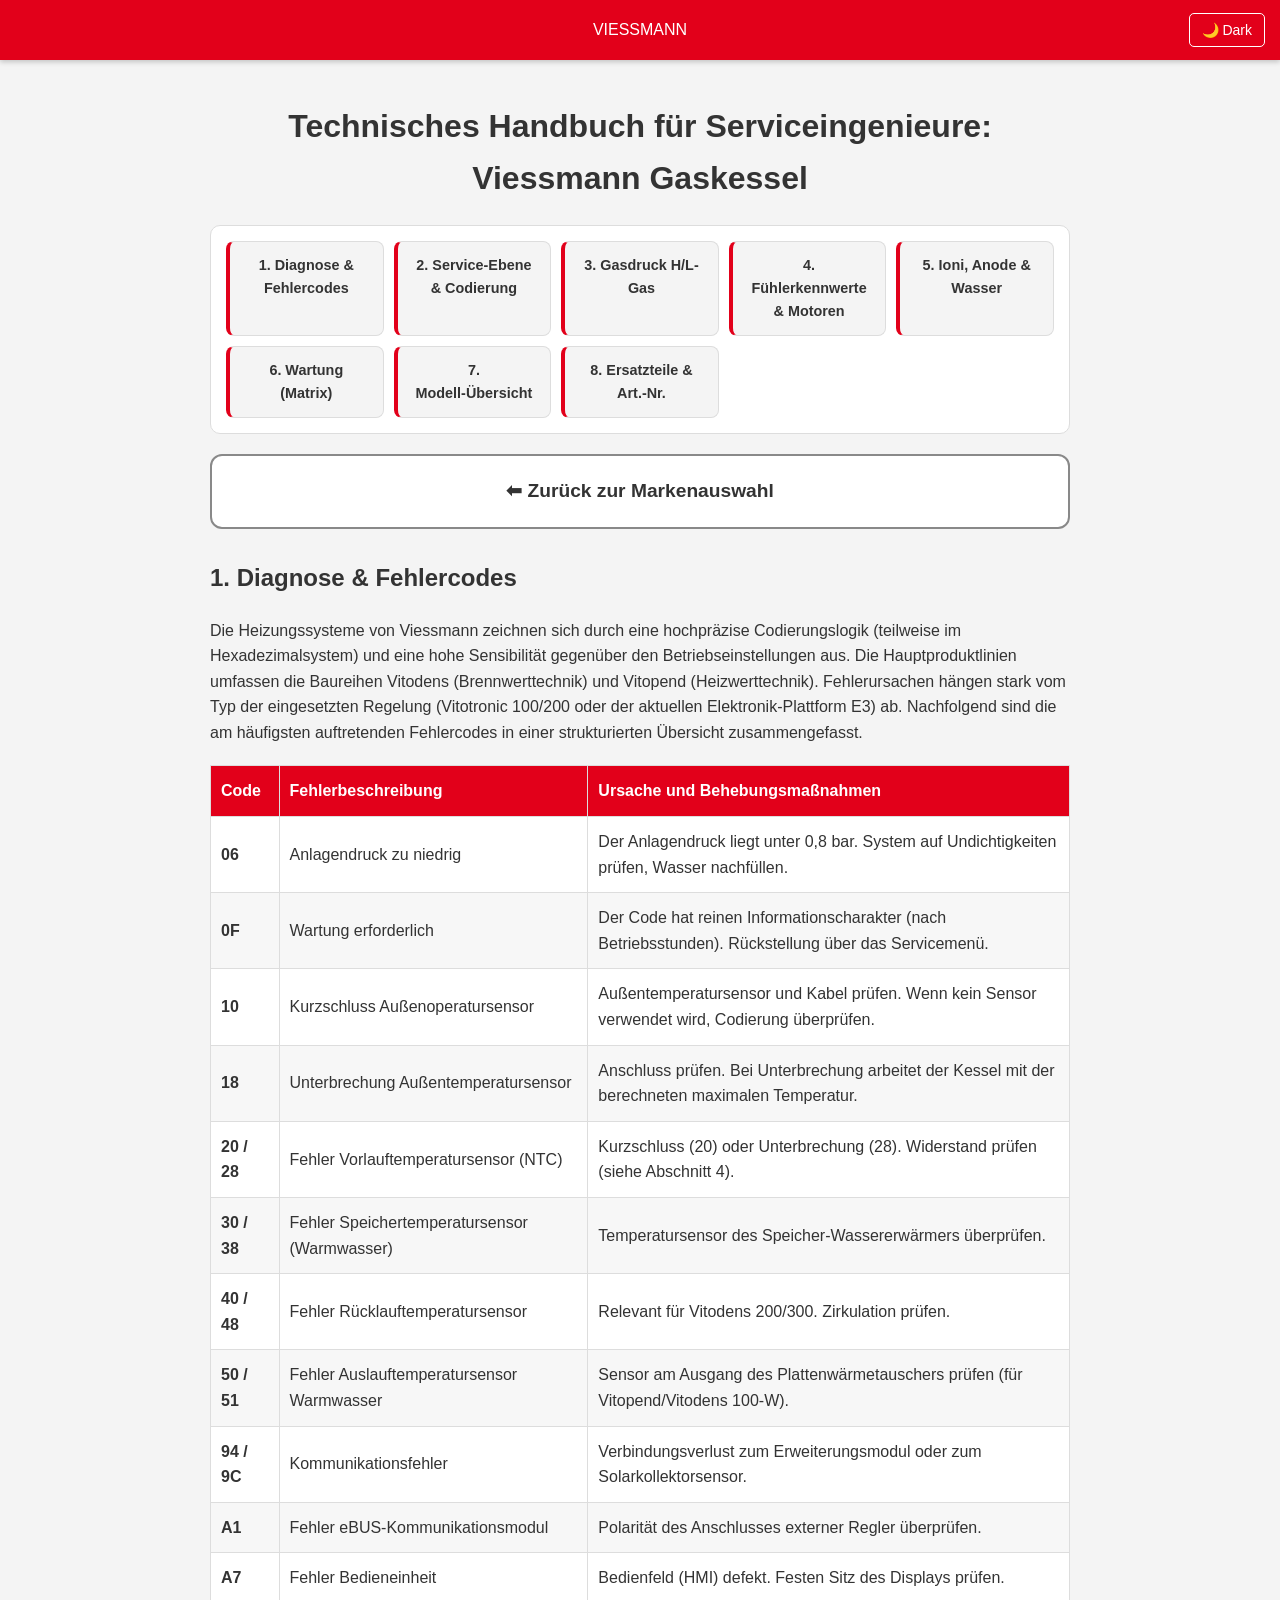
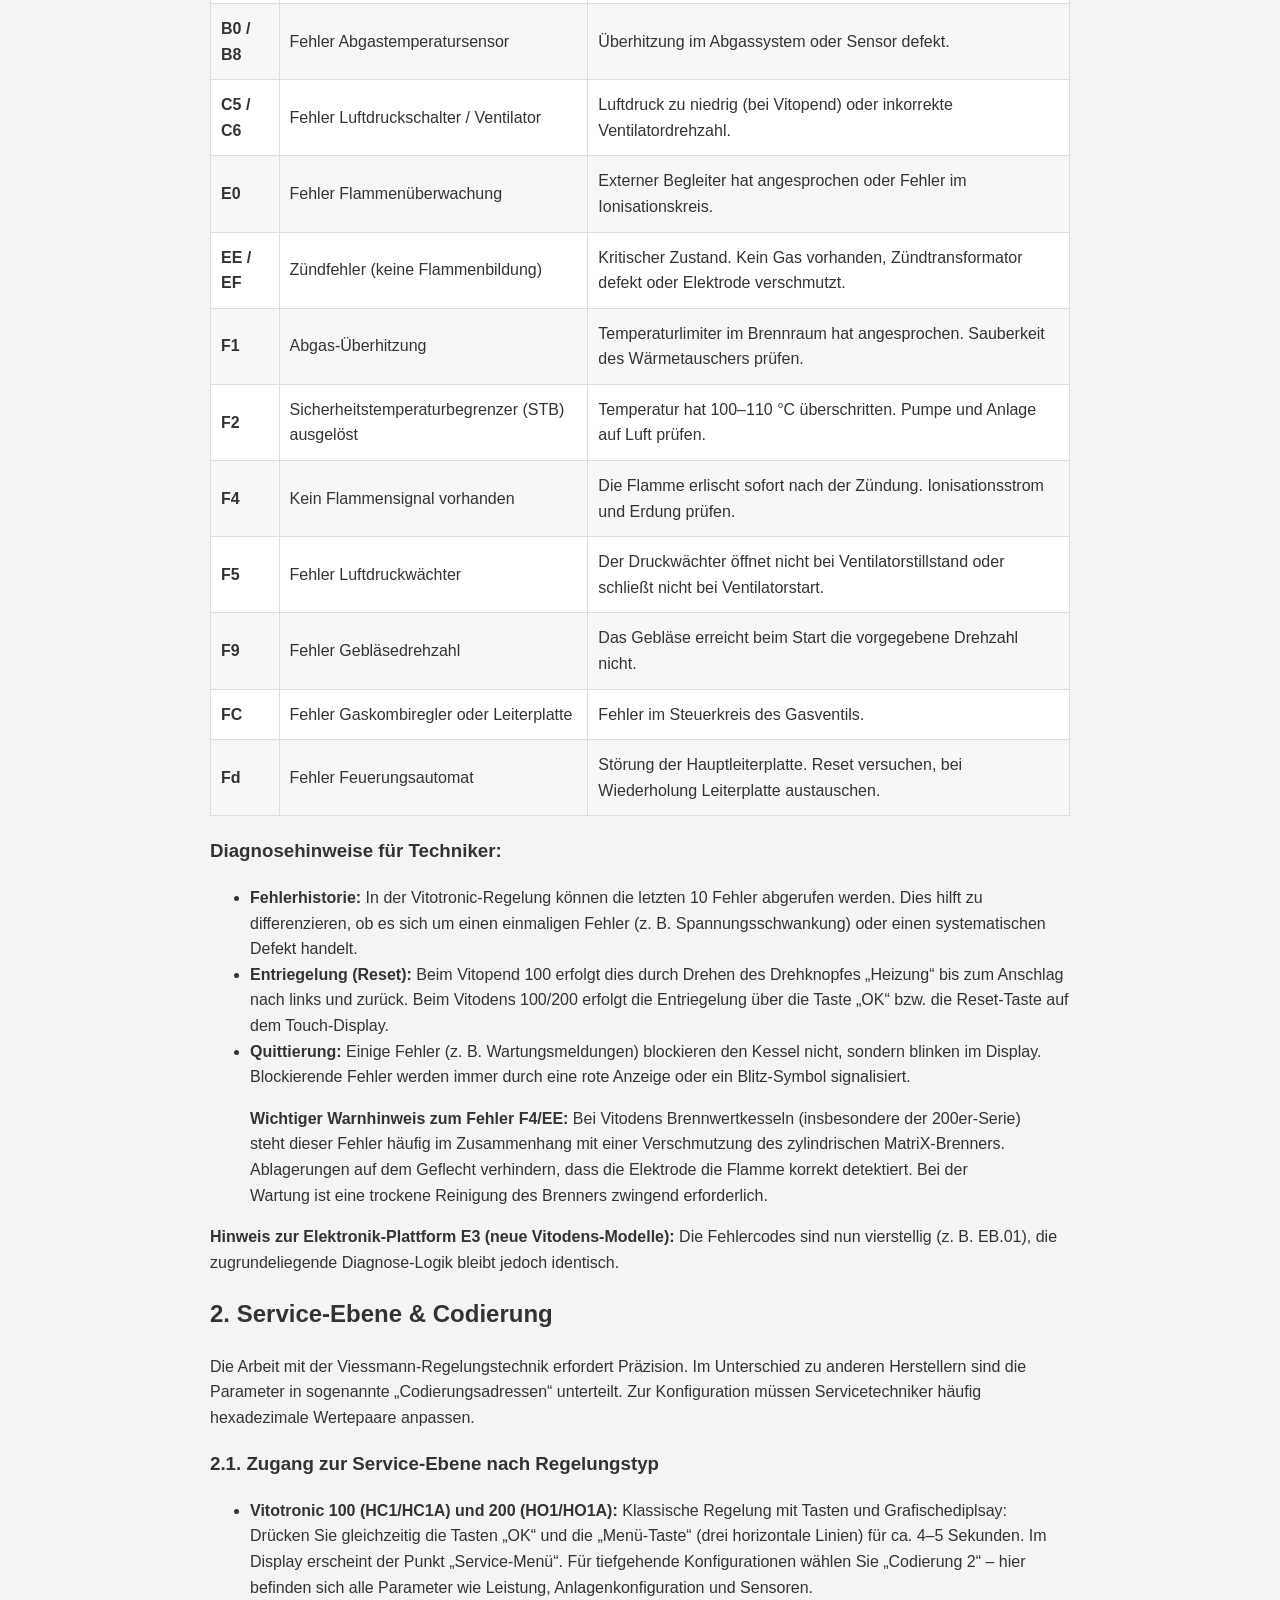
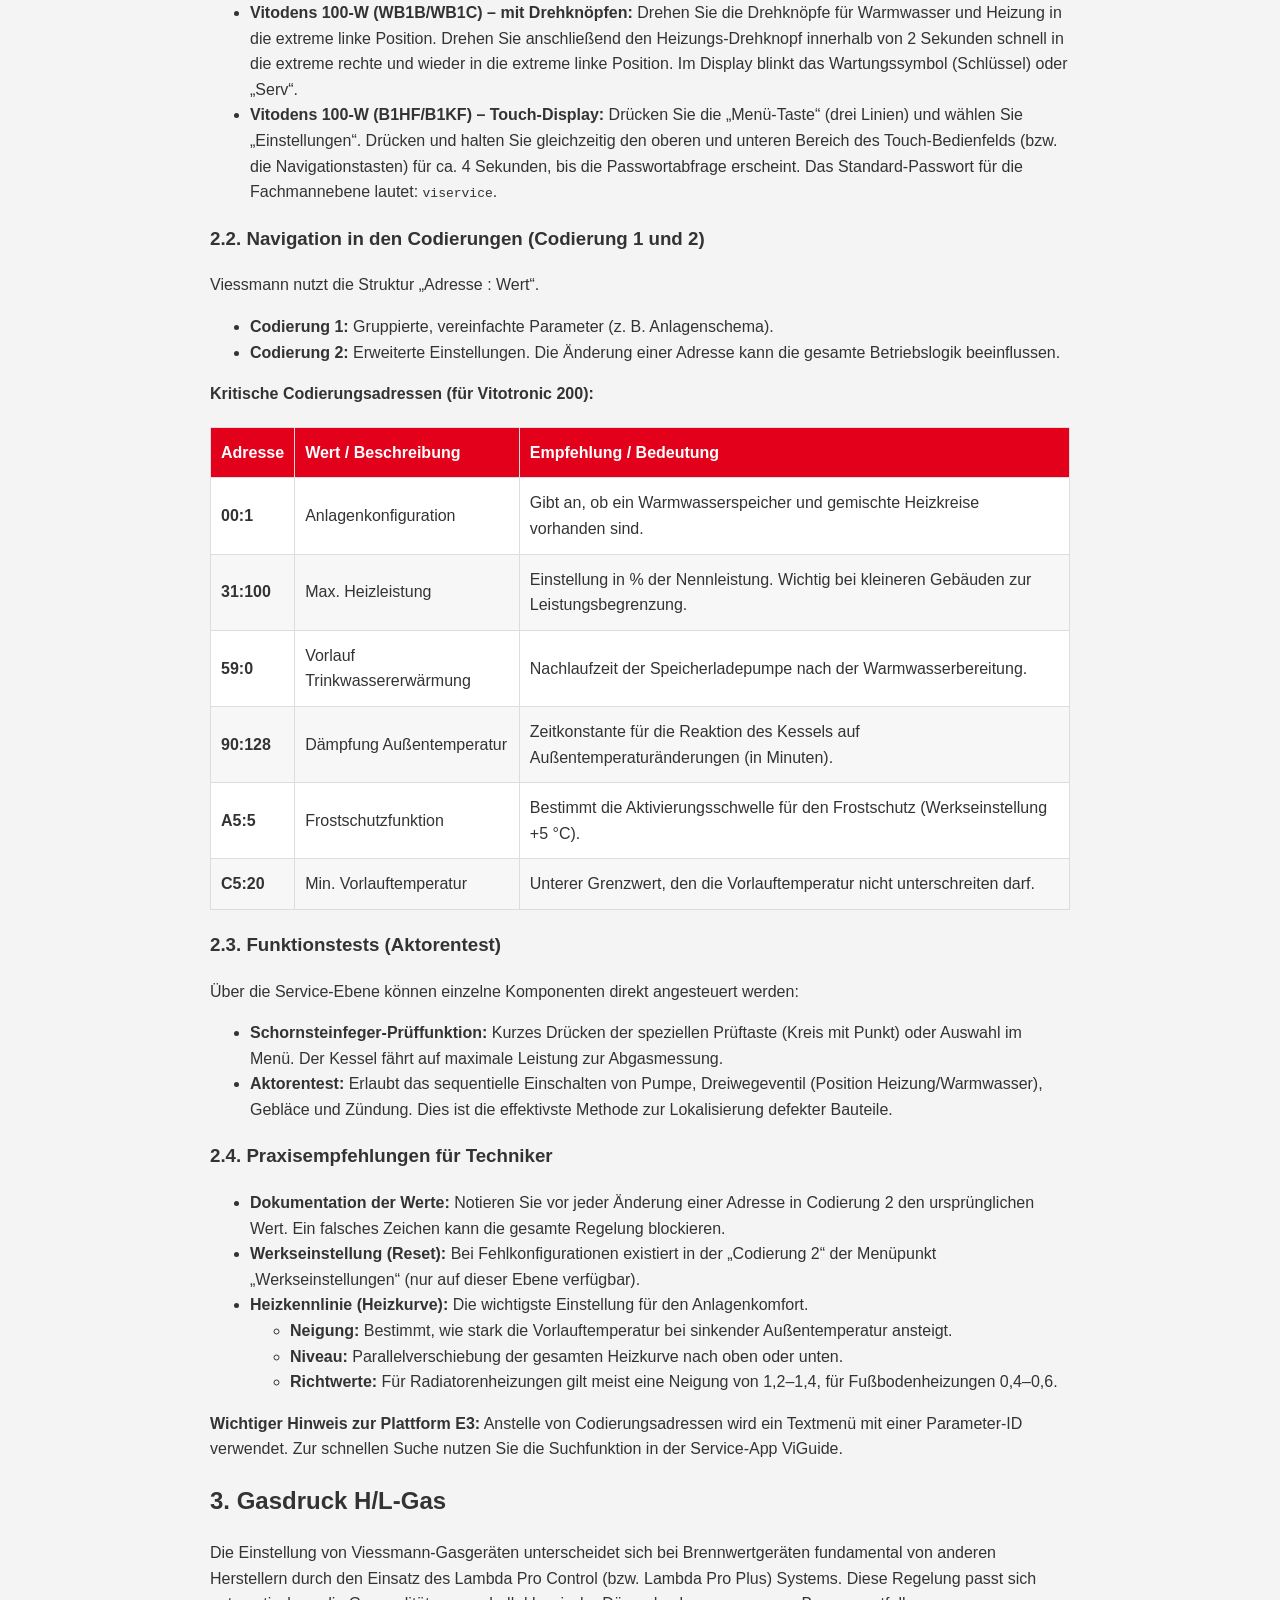
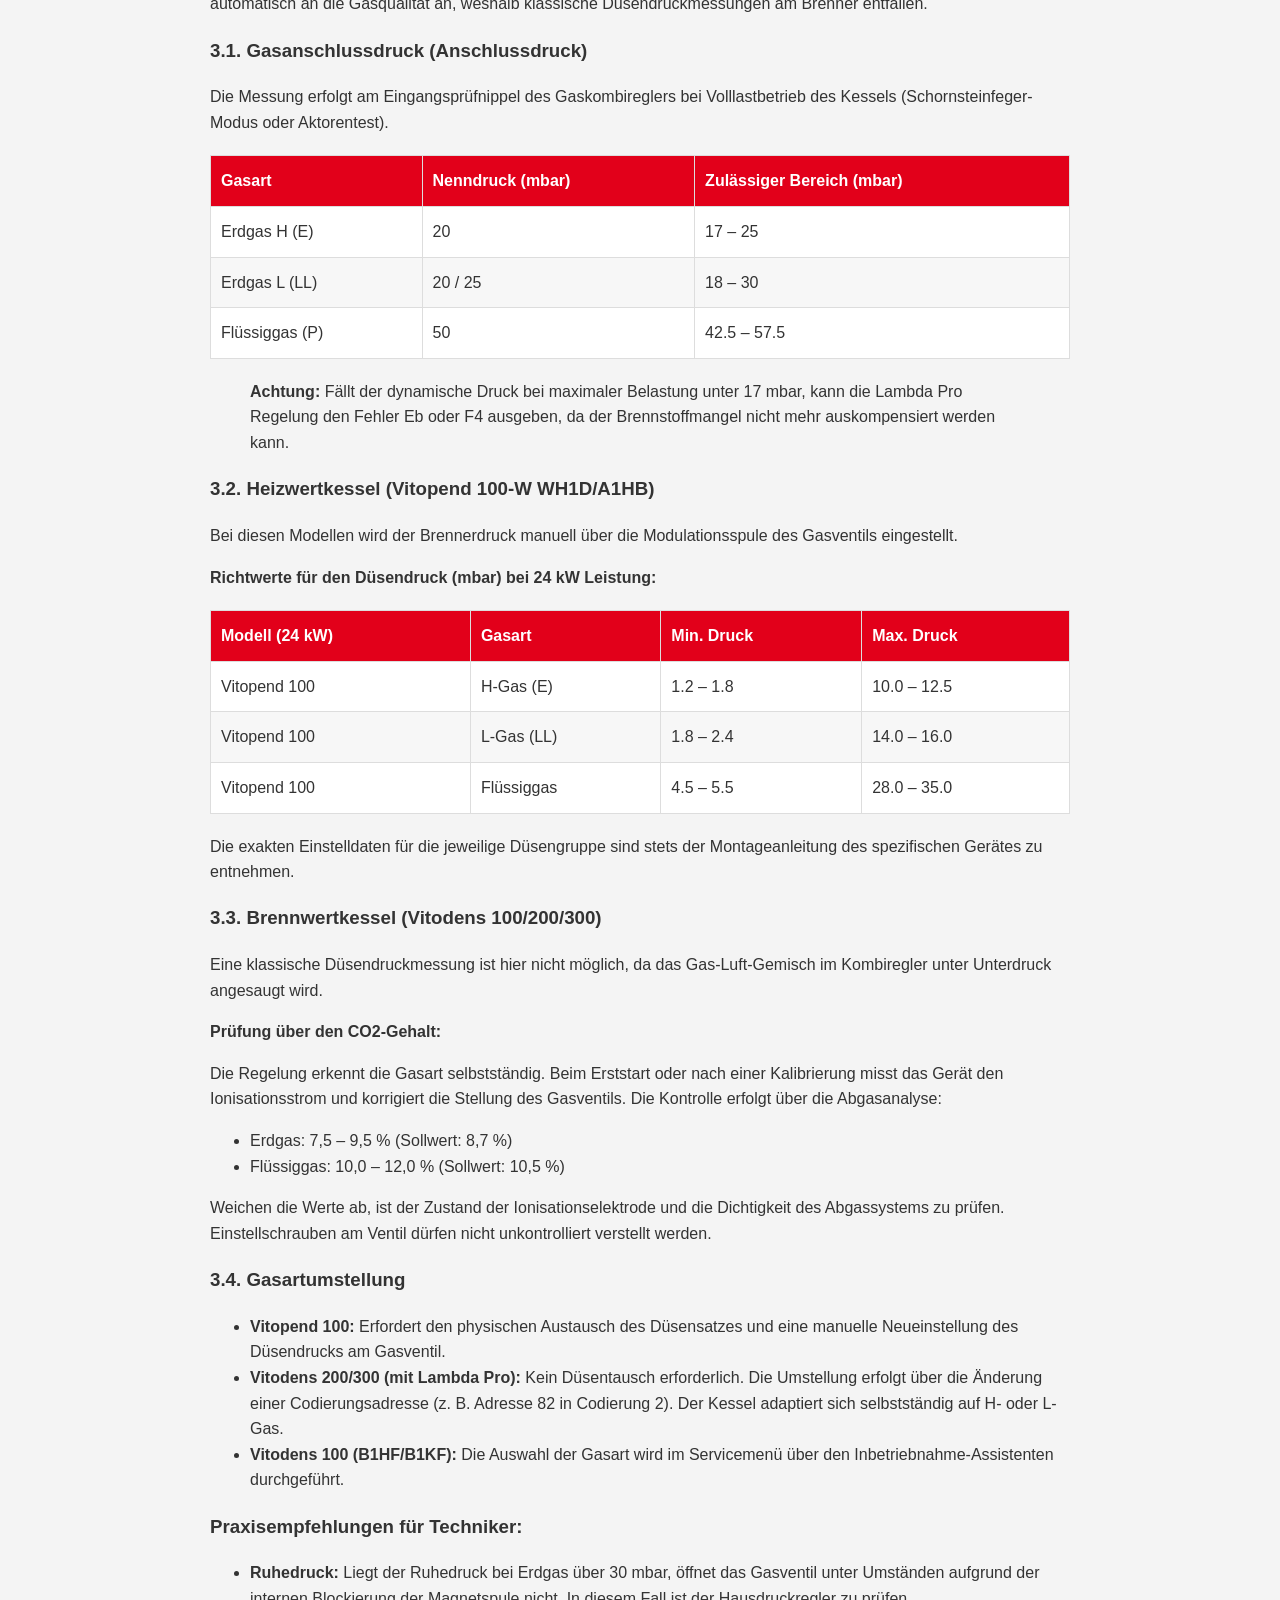
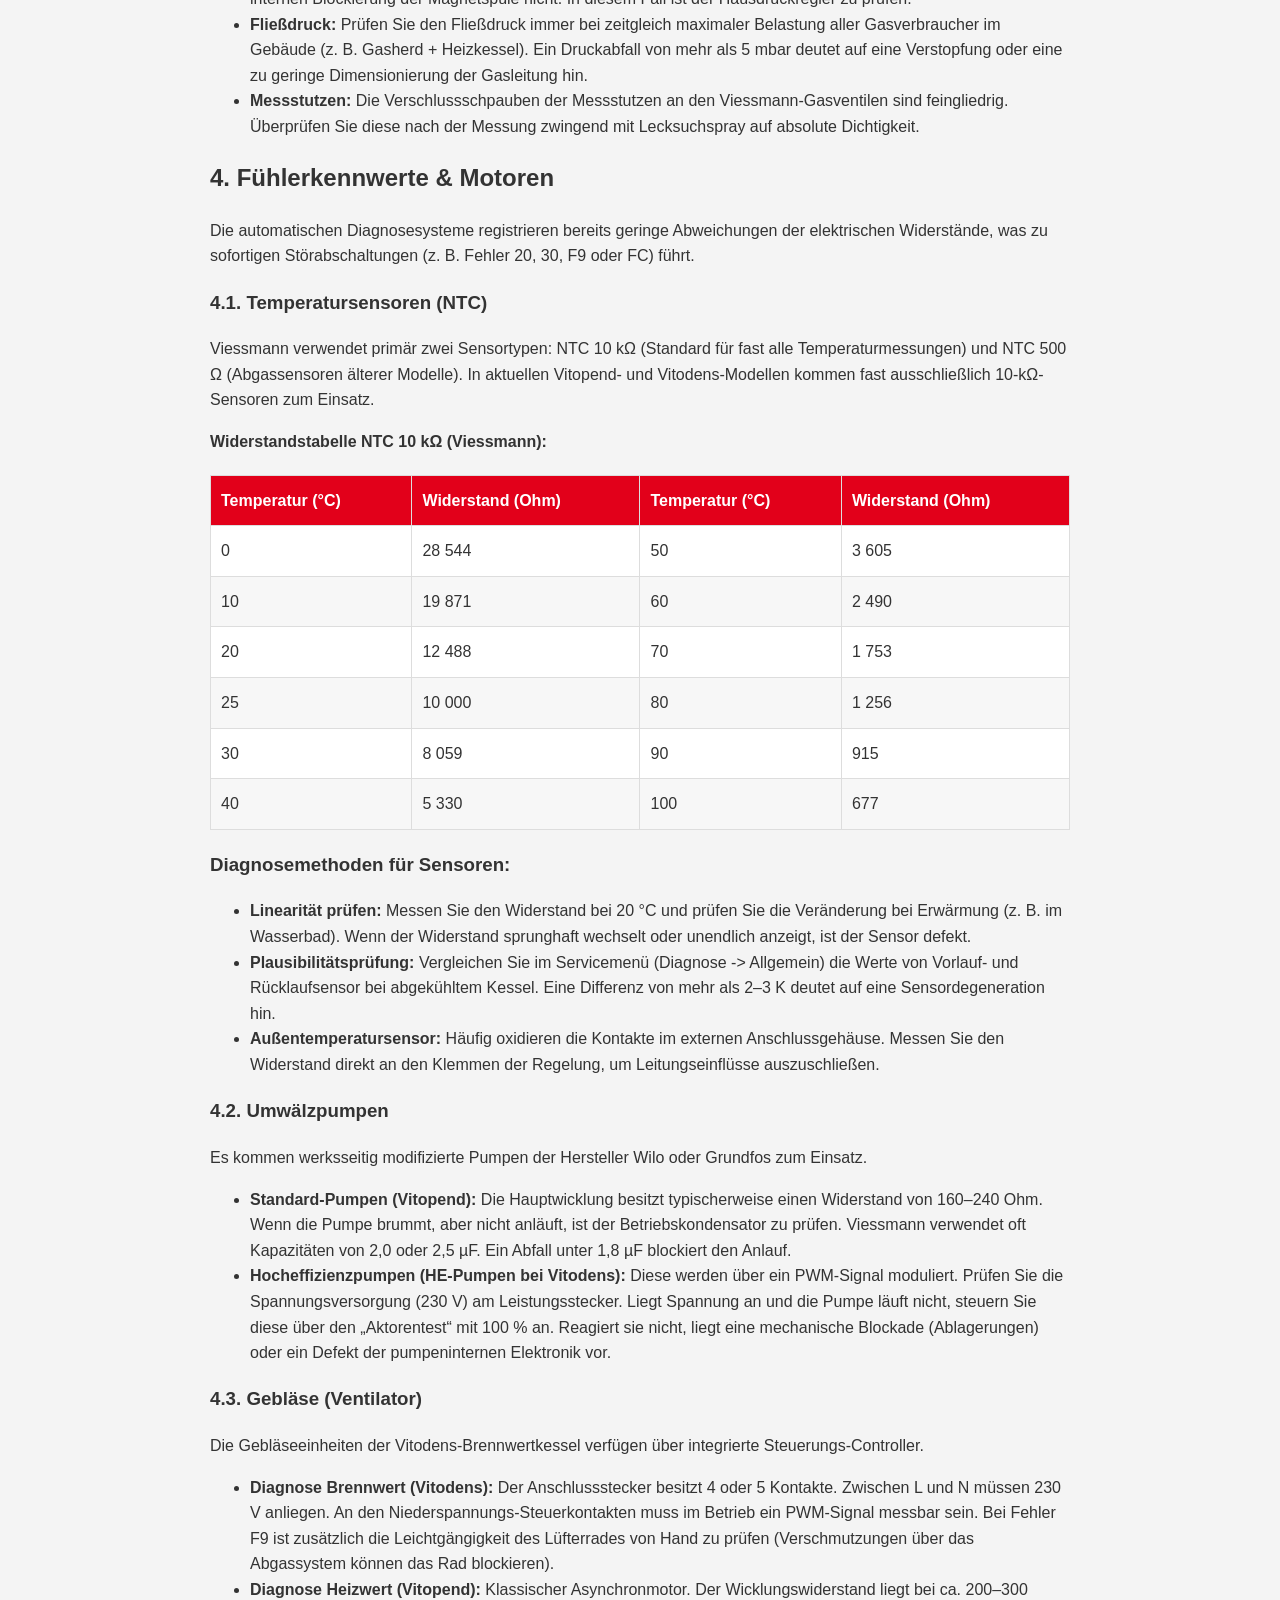
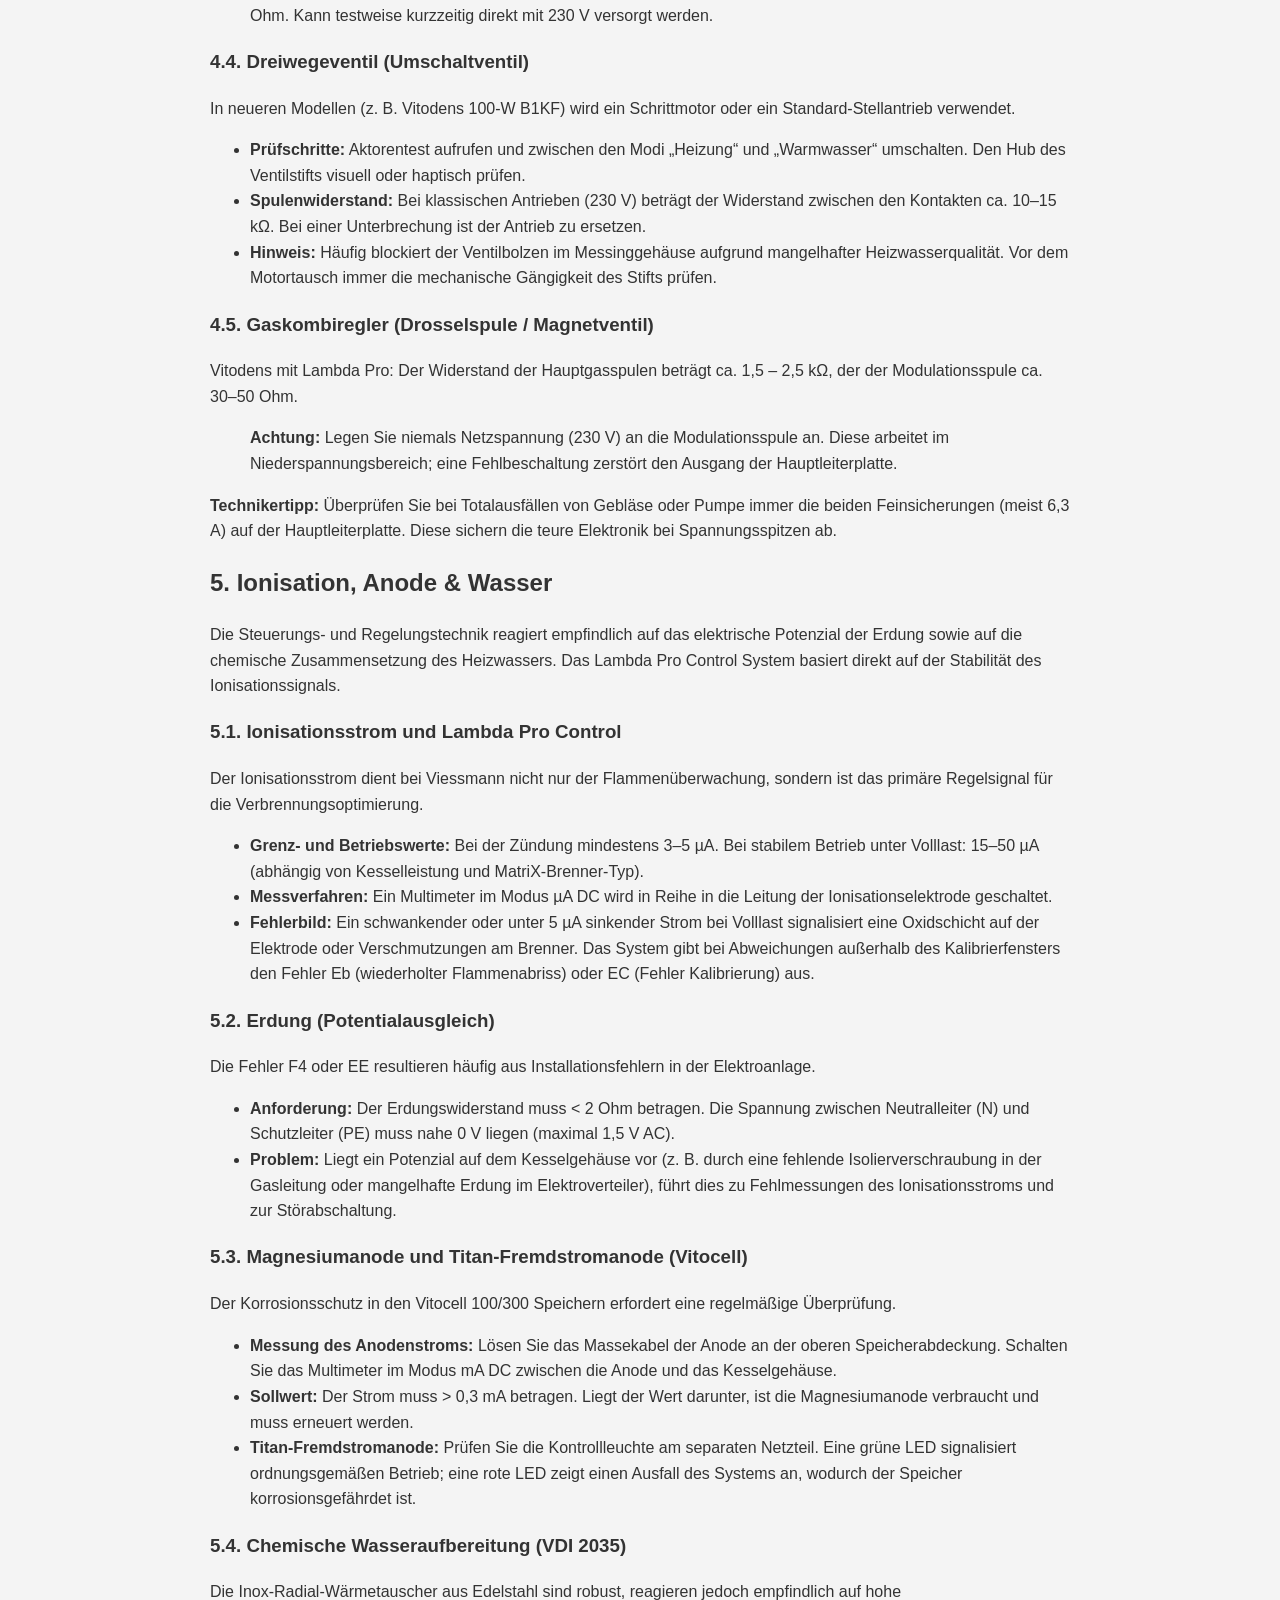
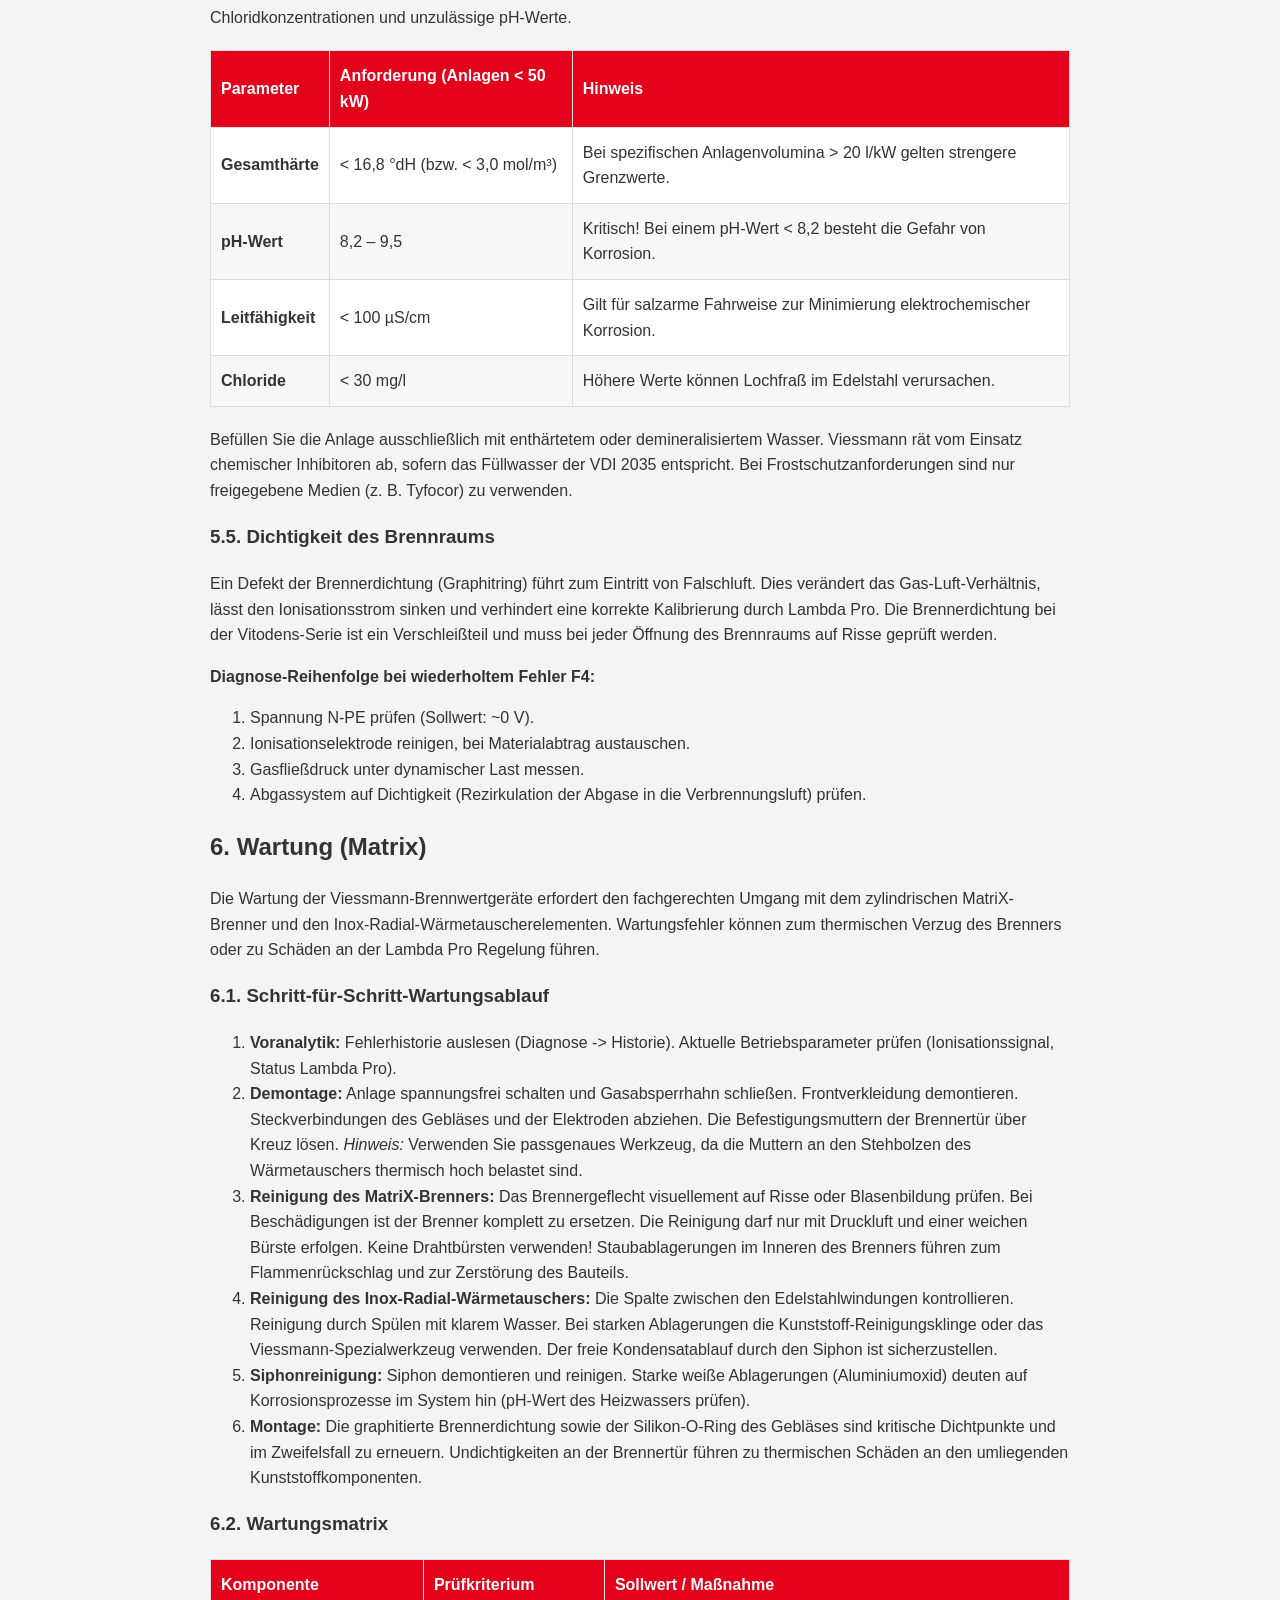
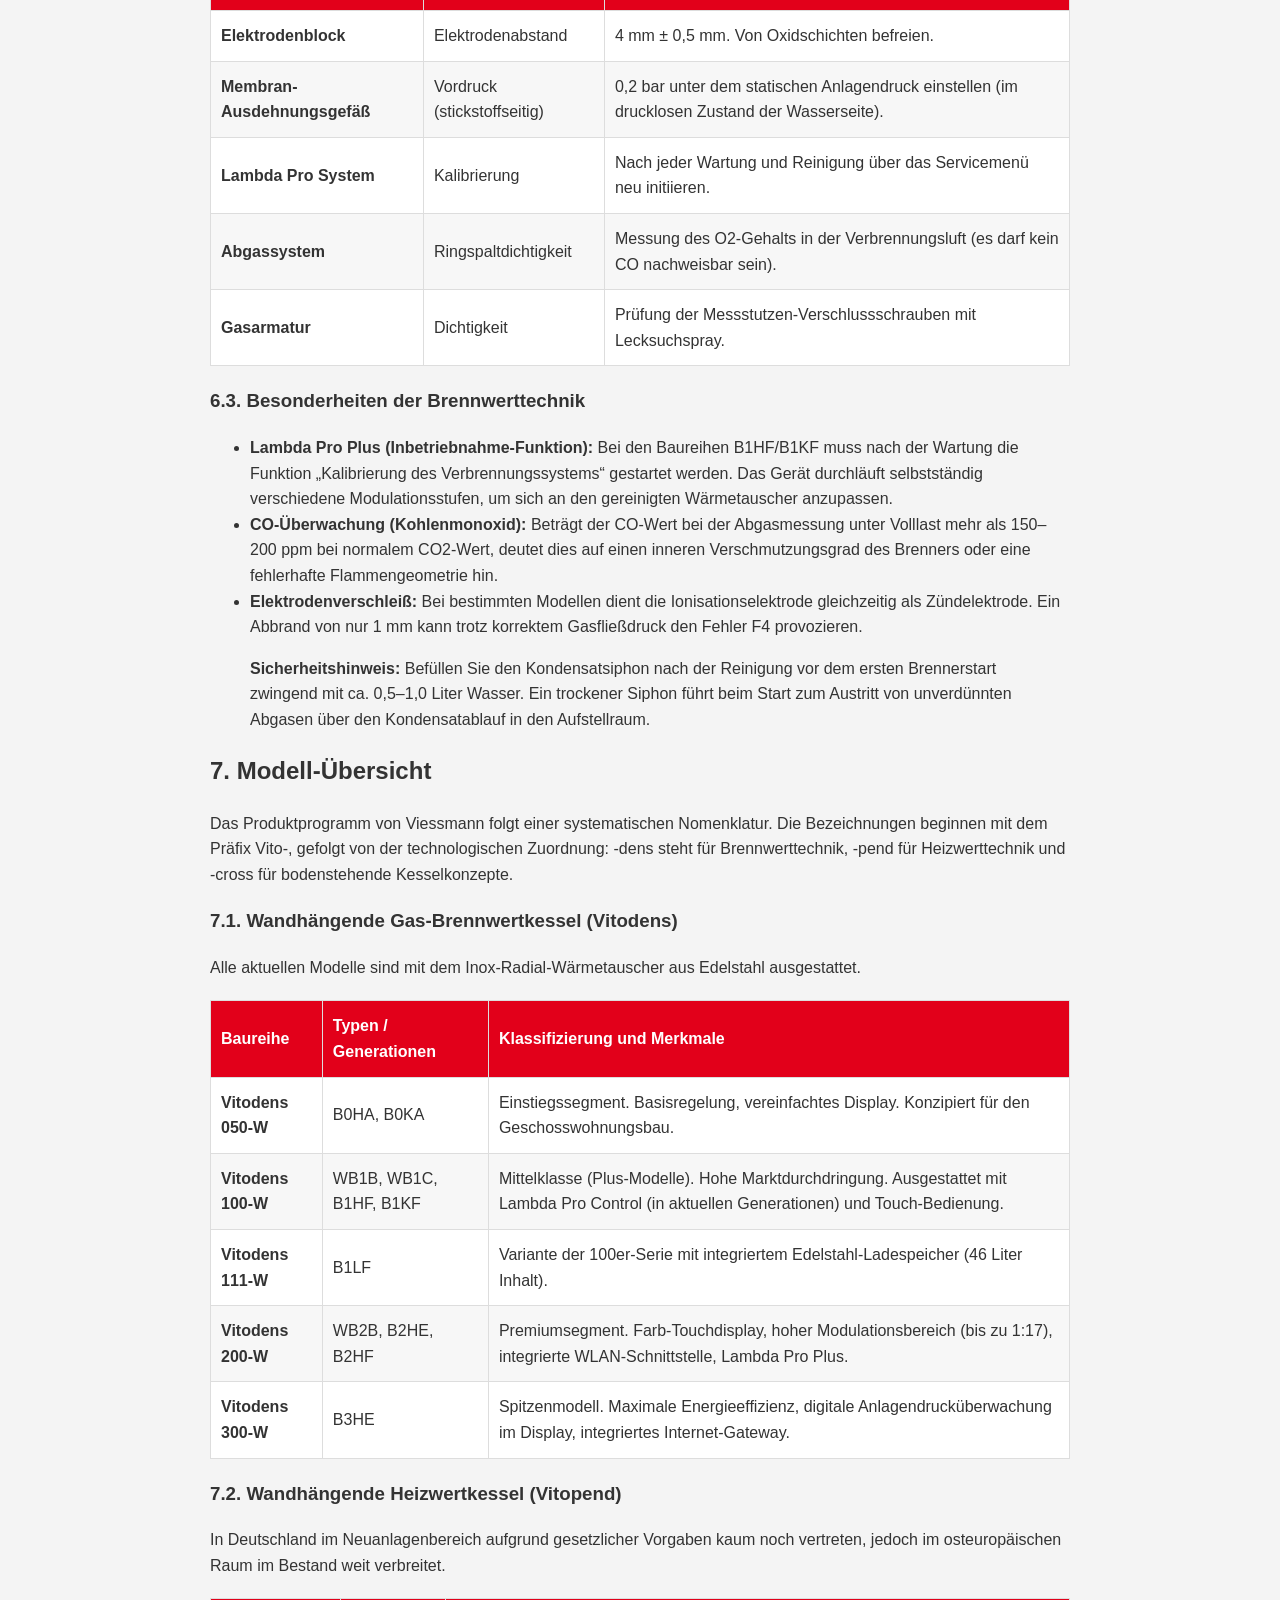
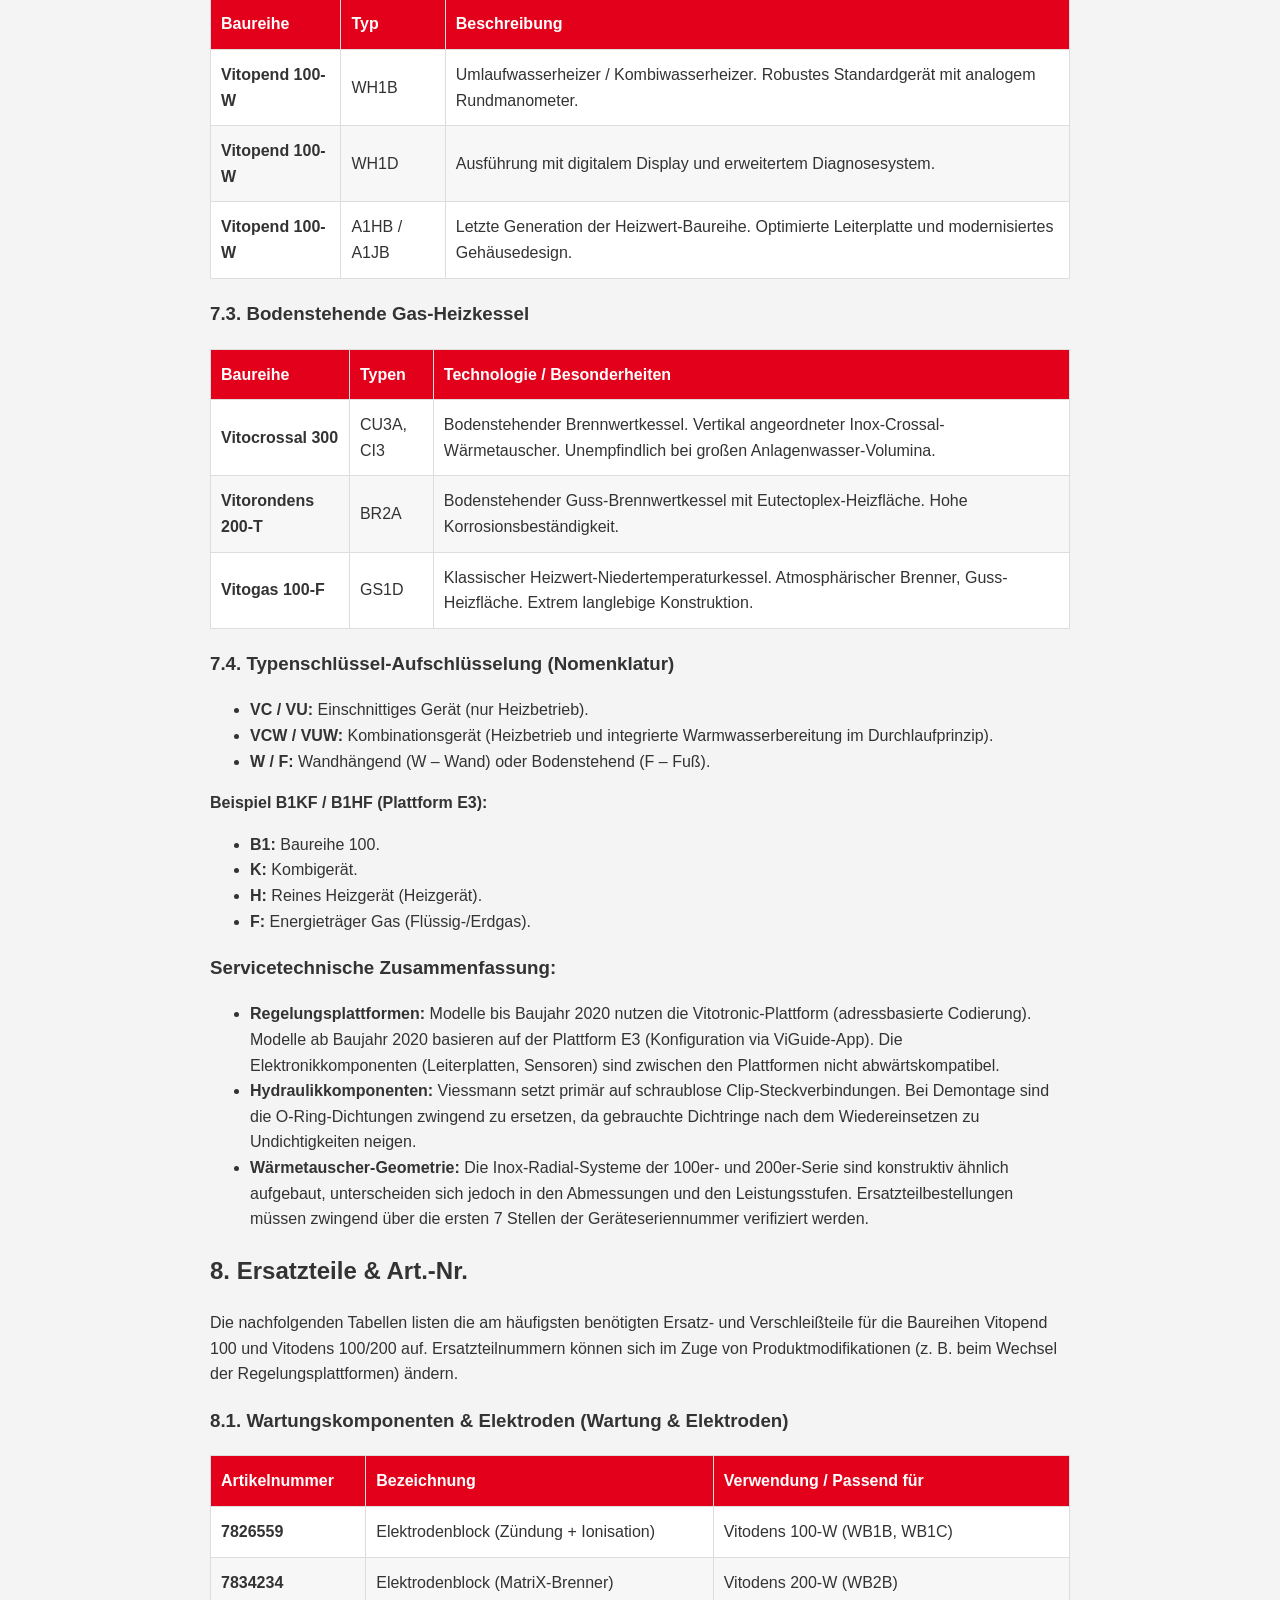
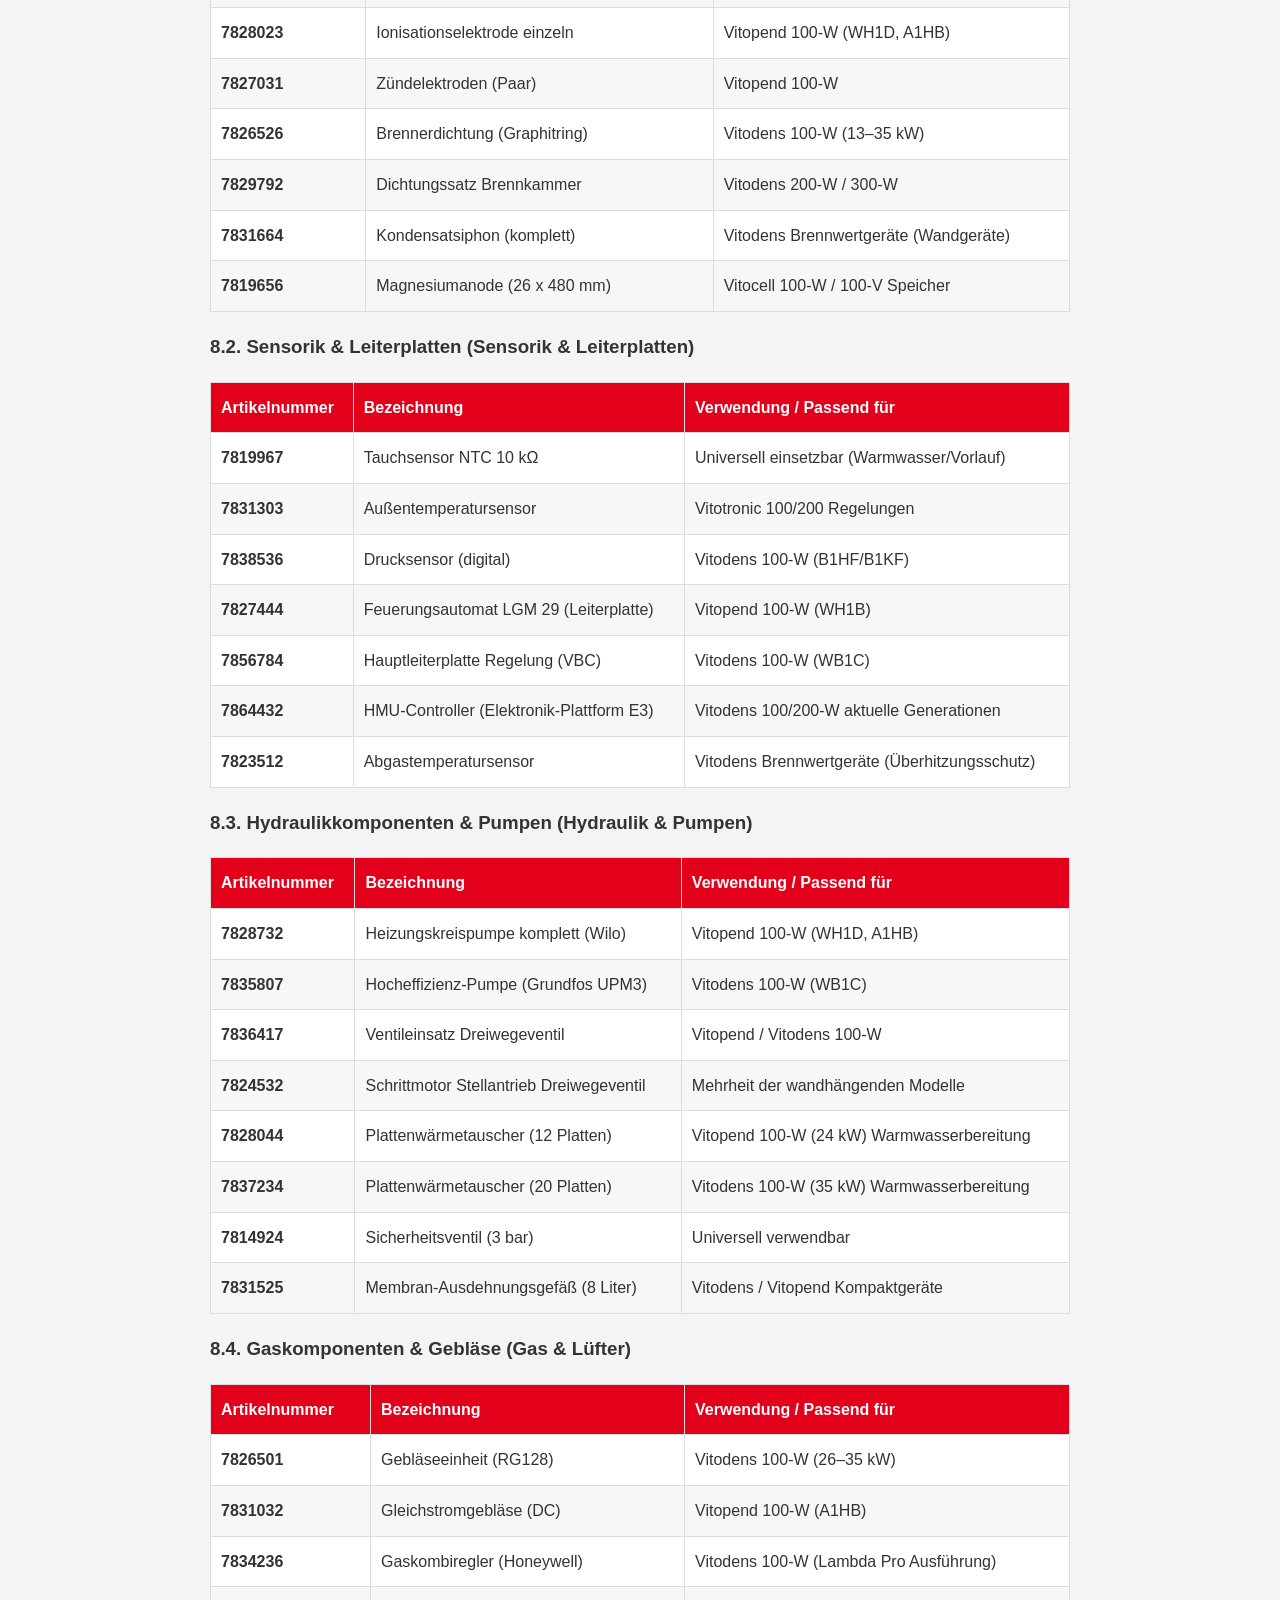
<file: viessmann.html>
<!DOCTYPE html>
<html lang="de" class="brand-viessmann">
<head>
    <meta charset="UTF-8">
    <meta name="viewport" content="width=device-width, initial-scale=1.0">
    <title>Technisches Handbuch für Serviceingenieure: Viessmann Gaskessel</title>
    <link rel="stylesheet" href="style.css">
</head>
<body>

<header>
    <div class="header-title">VIESSMANN</div>
    <button class="theme-toggle" id="themeToggle">🌙 Dark</button>
</header>

<div class="container">
    <h1 style="text-align: center;">Technisches Handbuch für Serviceingenieure: Viessmann Gaskessel</h1>

    <!-- Navigation Menu -->
    <nav class="nav-menu">
        <a href="#diagnose" class="nav-item">1. Diagnose & Fehlercodes</a>
        <a href="#service" class="nav-item">2. Service-Ebene & Codierung</a>
        <a href="#gasdruck" class="nav-item">3. Gasdruck H/L-Gas</a>
        <a href="#fuehler" class="nav-item">4. Fühlerkennwerte & Motoren</a>
        <a href="#loni" class="nav-item">5. Ioni, Anode & Wasser</a>
        <a href="#wartung" class="nav-item">6. Wartung (Matrix)</a>
        <a href="#modelle" class="nav-item">7. Modell-Übersicht</a>
        <a href="#ersatzteile" class="nav-item">8. Ersatzteile & Art.-Nr.</a>
    </nav>

    <a href="index.html" class="btn-large" style="margin-bottom: 30px;">⬅ Zurück zur Markenauswahl</a>

    <!-- 1. Diagnose & Fehlercodes -->
    <section id="diagnose">
        <h2>1. Diagnose & Fehlercodes</h2>
        <p>Die Heizungssysteme von Viessmann zeichnen sich durch eine hochpräzise Codierungslogik (teilweise im Hexadezimalsystem) und eine hohe Sensibilität gegenüber den Betriebseinstellungen aus. Die Hauptproduktlinien umfassen die Baureihen Vitodens (Brennwerttechnik) und Vitopend (Heizwerttechnik). Fehlerursachen hängen stark vom Typ der eingesetzten Regelung (Vitotronic 100/200 oder der aktuellen Elektronik-Plattform E3) ab. Nachfolgend sind die am häufigsten auftretenden Fehlercodes in einer strukturierten Übersicht zusammengefasst.</p>
        
        <div class="table-container">
            <table>
                <thead>
                    <tr>
                        <th>Code</th>
                        <th>Fehlerbeschreibung</th>
                        <th>Ursache und Behebungsmaßnahmen</th>
                    </tr>
                </thead>
                <tbody>
                    <tr><td><strong>06</strong></td><td>Anlagendruck zu niedrig</td><td>Der Anlagendruck liegt unter 0,8 bar. System auf Undichtigkeiten prüfen, Wasser nachfüllen.</td></tr>
                    <tr><td><strong>0F</strong></td><td>Wartung erforderlich</td><td>Der Code hat reinen Informationscharakter (nach Betriebsstunden). Rückstellung über das Servicemenü.</td></tr>
                    <tr><td><strong>10</strong></td><td>Kurzschluss Außenoperatursensor</td><td>Außentemperatursensor und Kabel prüfen. Wenn kein Sensor verwendet wird, Codierung überprüfen.</td></tr>
                    <tr><td><strong>18</strong></td><td>Unterbrechung Außentemperatursensor</td><td>Anschluss prüfen. Bei Unterbrechung arbeitet der Kessel mit der berechneten maximalen Temperatur.</td></tr>
                    <tr><td><strong>20 / 28</strong></td><td>Fehler Vorlauftemperatursensor (NTC)</td><td>Kurzschluss (20) oder Unterbrechung (28). Widerstand prüfen (siehe Abschnitt 4).</td></tr>
                    <tr><td><strong>30 / 38</strong></td><td>Fehler Speichertemperatursensor (Warmwasser)</td><td>Temperatursensor des Speicher-Wassererwärmers überprüfen.</td></tr>
                    <tr><td><strong>40 / 48</strong></td><td>Fehler Rücklauftemperatursensor</td><td>Relevant für Vitodens 200/300. Zirkulation prüfen.</td></tr>
                    <tr><td><strong>50 / 51</strong></td><td>Fehler Auslauftemperatursensor Warmwasser</td><td>Sensor am Ausgang des Plattenwärmetauschers prüfen (für Vitopend/Vitodens 100-W).</td></tr>
                    <tr><td><strong>94 / 9C</strong></td><td>Kommunikationsfehler</td><td>Verbindungsverlust zum Erweiterungsmodul oder zum Solarkollektorsensor.</td></tr>
                    <tr><td><strong>A1</strong></td><td>Fehler eBUS-Kommunikationsmodul</td><td>Polarität des Anschlusses externer Regler überprüfen.</td></tr>
                    <tr><td><strong>A7</strong></td><td>Fehler Bedieneinheit</td><td>Bedienfeld (HMI) defekt. Festen Sitz des Displays prüfen.</td></tr>
                    <tr><td><strong>B0 / B8</strong></td><td>Fehler Abgastemperatursensor</td><td>Überhitzung im Abgassystem oder Sensor defekt.</td></tr>
                    <tr><td><strong>C5 / C6</strong></td><td>Fehler Luftdruckschalter / Ventilator</td><td>Luftdruck zu niedrig (bei Vitopend) oder inkorrekte Ventilatordrehzahl.</td></tr>
                    <tr><td><strong>E0</strong></td><td>Fehler Flammenüberwachung</td><td>Externer Begleiter hat angesprochen oder Fehler im Ionisationskreis.</td></tr>
                    <tr><td><strong>EE / EF</strong></td><td>Zündfehler (keine Flammenbildung)</td><td>Kritischer Zustand. Kein Gas vorhanden, Zündtransformator defekt oder Elektrode verschmutzt.</td></tr>
                    <tr><td><strong>F1</strong></td><td>Abgas-Überhitzung</td><td>Temperaturlimiter im Brennraum hat angesprochen. Sauberkeit des Wärmetauschers prüfen.</td></tr>
                    <tr><td><strong>F2</strong></td><td>Sicherheitstemperaturbegrenzer (STB) ausgelöst</td><td>Temperatur hat 100–110 °C überschritten. Pumpe und Anlage auf Luft prüfen.</td></tr>
                    <tr><td><strong>F4</strong></td><td>Kein Flammensignal vorhanden</td><td>Die Flamme erlischt sofort nach der Zündung. Ionisationsstrom und Erdung prüfen.</td></tr>
                    <tr><td><strong>F5</strong></td><td>Fehler Luftdruckwächter</td><td>Der Druckwächter öffnet nicht bei Ventilatorstillstand oder schließt nicht bei Ventilatorstart.</td></tr>
                    <tr><td><strong>F9</strong></td><td>Fehler Gebläsedrehzahl</td><td>Das Gebläse erreicht beim Start die vorgegebene Drehzahl nicht.</td></tr>
                    <tr><td><strong>FC</strong></td><td>Fehler Gaskombiregler oder Leiterplatte</td><td>Fehler im Steuerkreis des Gasventils.</td></tr>
                    <tr><td><strong>Fd</strong></td><td>Fehler Feuerungsautomat</td><td>Störung der Hauptleiterplatte. Reset versuchen, bei Wiederholung Leiterplatte austauschen.</td></tr>
                </tbody>
            </table>
        </div>

        <h3>Diagnosehinweise für Techniker:</h3>
        <ul>
            <li><strong>Fehlerhistorie:</strong> In der Vitotronic-Regelung können die letzten 10 Fehler abgerufen werden. Dies hilft zu differenzieren, ob es sich um einen einmaligen Fehler (z. B. Spannungsschwankung) oder einen systematischen Defekt handelt.</li>
            <li><strong>Entriegelung (Reset):</strong> Beim Vitopend 100 erfolgt dies durch Drehen des Drehknopfes „Heizung“ bis zum Anschlag nach links und zurück. Beim Vitodens 100/200 erfolgt die Entriegelung über die Taste „OK“ bzw. die Reset-Taste auf dem Touch-Display.</li>
            <li><strong>Quittierung:</strong> Einige Fehler (z. B. Wartungsmeldungen) blockieren den Kessel nicht, sondern blinken im Display. Blockierende Fehler werden immer durch eine rote Anzeige oder ein Blitz-Symbol signalisiert.</li>
        </ul>
        <blockquote>
            <strong>Wichtiger Warnhinweis zum Fehler F4/EE:</strong> Bei Vitodens Brennwertkesseln (insbesondere der 200er-Serie) steht dieser Fehler häufig im Zusammenhang mit einer Verschmutzung des zylindrischen MatriX-Brenners. Ablagerungen auf dem Geflecht verhindern, dass die Elektrode die Flamme korrekt detektiert. Bei der Wartung ist eine trockene Reinigung des Brenners zwingend erforderlich.
        </blockquote>
        <p><strong>Hinweis zur Elektronik-Plattform E3 (neue Vitodens-Modelle):</strong> Die Fehlercodes sind nun vierstellig (z. B. EB.01), die zugrundeliegende Diagnose-Logik bleibt jedoch identisch.</p>
    </section>

    <!-- 2. Service-Ebene & Codierung -->
    <section id="service">
        <h2>2. Service-Ebene & Codierung</h2>
        <p>Die Arbeit mit der Viessmann-Regelungstechnik erfordert Präzision. Im Unterschied zu anderen Herstellern sind die Parameter in sogenannte „Codierungsadressen“ unterteilt. Zur Konfiguration müssen Servicetechniker häufig hexadezimale Wertepaare anpassen.</p>
        
        <h3>2.1. Zugang zur Service-Ebene nach Regelungstyp</h3>
        <ul>
            <li><strong>Vitotronic 100 (HC1/HC1A) und 200 (HO1/HO1A):</strong> Klassische Regelung mit Tasten und Grafischediplsay: Drücken Sie gleichzeitig die Tasten „OK“ und die „Menü-Taste“ (drei horizontale Linien) für ca. 4–5 Sekunden. Im Display erscheint der Punkt „Service-Menü“. Für tiefgehende Konfigurationen wählen Sie „Codierung 2“ – hier befinden sich alle Parameter wie Leistung, Anlagenkonfiguration und Sensoren.</li>
            <li><strong>Vitodens 100-W (WB1B/WB1C) – mit Drehknöpfen:</strong> Drehen Sie die Drehknöpfe für Warmwasser und Heizung in die extreme linke Position. Drehen Sie anschließend den Heizungs-Drehknopf innerhalb von 2 Sekunden schnell in die extreme rechte und wieder in die extreme linke Position. Im Display blinkt das Wartungssymbol (Schlüssel) oder „Serv“.</li>
            <li><strong>Vitodens 100-W (B1HF/B1KF) – Touch-Display:</strong> Drücken Sie die „Menü-Taste“ (drei Linien) und wählen Sie „Einstellungen“. Drücken und halten Sie gleichzeitig den oberen und unteren Bereich des Touch-Bedienfelds (bzw. die Navigationstasten) für ca. 4 Sekunden, bis die Passwortabfrage erscheint. Das Standard-Passwort für die Fachmannebene lautet: <code>viservice</code>.</li>
        </ul>

        <h3>2.2. Navigation in den Codierungen (Codierung 1 und 2)</h3>
        <p>Viessmann nutzt die Struktur „Adresse : Wert“.</p>
        <ul>
            <li><strong>Codierung 1:</strong> Gruppierte, vereinfachte Parameter (z. B. Anlagenschema).</li>
            <li><strong>Codierung 2:</strong> Erweiterte Einstellungen. Die Änderung einer Adresse kann die gesamte Betriebslogik beeinflussen.</li>
        </ul>

        <p><strong>Kritische Codierungsadressen (für Vitotronic 200):</strong></p>
        <div class="table-container">
            <table>
                <thead>
                    <tr>
                        <th>Adresse</th>
                        <th>Wert / Beschreibung</th>
                        <th>Empfehlung / Bedeutung</th>
                    </tr>
                </thead>
                <tbody>
                    <tr><td><strong>00:1</strong></td><td>Anlagenkonfiguration</td><td>Gibt an, ob ein Warmwasserspeicher und gemischte Heizkreise vorhanden sind.</td></tr>
                    <tr><td><strong>31:100</strong></td><td>Max. Heizleistung</td><td>Einstellung in % der Nennleistung. Wichtig bei kleineren Gebäuden zur Leistungsbegrenzung.</td></tr>
                    <tr><td><strong>59:0</strong></td><td>Vorlauf Trinkwassererwärmung</td><td>Nachlaufzeit der Speicherladepumpe nach der Warmwasserbereitung.</td></tr>
                    <tr><td><strong>90:128</strong></td><td>Dämpfung Außentemperatur</td><td>Zeitkonstante für die Reaktion des Kessels auf Außentemperaturänderungen (in Minuten).</td></tr>
                    <tr><td><strong>A5:5</strong></td><td>Frostschutzfunktion</td><td>Bestimmt die Aktivierungsschwelle für den Frostschutz (Werkseinstellung +5 °C).</td></tr>
                    <tr><td><strong>C5:20</strong></td><td>Min. Vorlauftemperatur</td><td>Unterer Grenzwert, den die Vorlauftemperatur nicht unterschreiten darf.</td></tr>
                </tbody>
            </table>
        </div>

        <h3>2.3. Funktionstests (Aktorentest)</h3>
        <p>Über die Service-Ebene können einzelne Komponenten direkt angesteuert werden:</p>
        <ul>
            <li><strong>Schornsteinfeger-Prüffunktion:</strong> Kurzes Drücken der speziellen Prüftaste (Kreis mit Punkt) oder Auswahl im Menü. Der Kessel fährt auf maximale Leistung zur Abgasmessung.</li>
            <li><strong>Aktorentest:</strong> Erlaubt das sequentielle Einschalten von Pumpe, Dreiwegeventil (Position Heizung/Warmwasser), Gebläсе und Zündung. Dies ist die effektivste Methode zur Lokalisierung defekter Bauteile.</li>
        </ul>

        <h3>2.4. Praxisempfehlungen für Techniker</h3>
        <ul>
            <li><strong>Dokumentation der Werte:</strong> Notieren Sie vor jeder Änderung einer Adresse in Codierung 2 den ursprünglichen Wert. Ein falsches Zeichen kann die gesamte Regelung blockieren.</li>
            <li><strong>Werkseinstellung (Reset):</strong> Bei Fehlkonfigurationen existiert in der „Codierung 2“ der Menüpunkt „Werkseinstellungen“ (nur auf dieser Ebene verfügbar).</li>
            <li><strong>Heizkennlinie (Heizkurve):</strong> Die wichtigste Einstellung für den Anlagenkomfort.
                <ul>
                    <li><strong>Neigung:</strong> Bestimmt, wie stark die Vorlauftemperatur bei sinkender Außentemperatur ansteigt.</li>
                    <li><strong>Niveau:</strong> Parallelverschiebung der gesamten Heizkurve nach oben oder unten.</li>
                    <li><strong>Richtwerte:</strong> Für Radiatorenheizungen gilt meist eine Neigung von 1,2–1,4, für Fußbodenheizungen 0,4–0,6.</li>
                </ul>
            </li>
        </ul>
        <p><strong>Wichtiger Hinweis zur Plattform E3:</strong> Anstelle von Codierungsadressen wird ein Textmenü mit einer Parameter-ID verwendet. Zur schnellen Suche nutzen Sie die Suchfunktion in der Service-App ViGuide.</p>
    </section>

    <!-- 3. Gasdruck H/L-Gas -->
    <section id="gasdruck">
        <h2>3. Gasdruck H/L-Gas</h2>
        <p>Die Einstellung von Viessmann-Gasgeräten unterscheidet sich bei Brennwertgeräten fundamental von anderen Herstellern durch den Einsatz des Lambda Pro Control (bzw. Lambda Pro Plus) Systems. Diese Regelung passt sich automatisch an die Gasqualität an, weshalb klassische Düsendruckmessungen am Brenner entfallen.</p>
        
        <h3>3.1. Gasanschlussdruck (Anschlussdruck)</h3>
        <p>Die Messung erfolgt am Eingangsprüfnippel des Gaskombireglers bei Volllastbetrieb des Kessels (Schornsteinfeger-Modus oder Aktorentest).</p>
        <div class="table-container">
            <table>
                <thead>
                    <tr>
                        <th>Gasart</th>
                        <th>Nenndruck (mbar)</th>
                        <th>Zulässiger Bereich (mbar)</th>
                    </tr>
                </thead>
                <tbody>
                    <tr><td>Erdgas H (E)</td><td>20</td><td>17 – 25</td></tr>
                    <tr><td>Erdgas L (LL)</td><td>20 / 25</td><td>18 – 30</td></tr>
                    <tr><td>Flüssiggas (P)</td><td>50</td><td>42.5 – 57.5</td></tr>
                </tbody>
            </table>
        </div>
        <blockquote>
            <strong>Achtung:</strong> Fällt der dynamische Druck bei maximaler Belastung unter 17 mbar, kann die Lambda Pro Regelung den Fehler Eb oder F4 ausgeben, da der Brennstoffmangel nicht mehr auskompensiert werden kann.
        </blockquote>

        <h3>3.2. Heizwertkessel (Vitopend 100-W WH1D/A1HB)</h3>
        <p>Bei diesen Modellen wird der Brennerdruck manuell über die Modulationsspule des Gasventils eingestellt.</p>
        <p><strong>Richtwerte für den Düsendruck (mbar) bei 24 kW Leistung:</strong></p>
        <div class="table-container">
            <table>
                <thead>
                    <tr>
                        <th>Modell (24 kW)</th>
                        <th>Gasart</th>
                        <th>Min. Druck</th>
                        <th>Max. Druck</th>
                    </tr>
                </thead>
                <tbody>
                    <tr><td>Vitopend 100</td><td>H-Gas (E)</td><td>1.2 – 1.8</td><td>10.0 – 12.5</td></tr>
                    <tr><td>Vitopend 100</td><td>L-Gas (LL)</td><td>1.8 – 2.4</td><td>14.0 – 16.0</td></tr>
                    <tr><td>Vitopend 100</td><td>Flüssiggas</td><td>4.5 – 5.5</td><td>28.0 – 35.0</td></tr>
                </tbody>
            </table>
        </div>
        <p>Die exakten Einstelldaten für die jeweilige Düsengruppe sind stets der Montageanleitung des spezifischen Gerätes zu entnehmen.</p>

        <h3>3.3. Brennwertkessel (Vitodens 100/200/300)</h3>
        <p>Eine klassische Düsendruckmessung ist hier nicht möglich, da das Gas-Luft-Gemisch im Kombiregler unter Unterdruck angesaugt wird.</p>
        <p><strong>Prüfung über den CO2-Gehalt:</strong></p>
        <p>Die Regelung erkennt die Gasart selbstständig. Beim Erststart oder nach einer Kalibrierung misst das Gerät den Ionisationsstrom und korrigiert die Stellung des Gasventils. Die Kontrolle erfolgt über die Abgasanalyse:</p>
        <ul>
            <li>Erdgas: 7,5 – 9,5 % (Sollwert: 8,7 %)</li>
            <li>Flüssiggas: 10,0 – 12,0 % (Sollwert: 10,5 %)</li>
        </ul>
        <p>Weichen die Werte ab, ist der Zustand der Ionisationselektrode und die Dichtigkeit des Abgassystems zu prüfen. Einstellschrauben am Ventil dürfen nicht unkontrolliert verstellt werden.</p>

        <h3>3.4. Gasartumstellung</h3>
        <ul>
            <li><strong>Vitopend 100:</strong> Erfordert den physischen Austausch des Düsensatzes und eine manuelle Neueinstellung des Düsendrucks am Gasventil.</li>
            <li><strong>Vitodens 200/300 (mit Lambda Pro):</strong> Kein Düsentausch erforderlich. Die Umstellung erfolgt über die Änderung einer Codierungsadresse (z. B. Adresse 82 in Codierung 2). Der Kessel adaptiert sich selbstständig auf H- oder L-Gas.</li>
            <li><strong>Vitodens 100 (B1HF/B1KF):</strong> Die Auswahl der Gasart wird im Servicemenü über den Inbetriebnahme-Assistenten durchgeführt.</li>
        </ul>

        <h3>Praxisempfehlungen für Techniker:</h3>
        <ul>
            <li><strong>Ruhedruck:</strong> Liegt der Ruhedruck bei Erdgas über 30 mbar, öffnet das Gasventil unter Umständen aufgrund der internen Blockierung der Magnetspule nicht. In diesem Fall ist der Hausdruckregler zu prüfen.</li>
            <li><strong>Fließdruck:</strong> Prüfen Sie den Fließdruck immer bei zeitgleich maximaler Belastung aller Gasverbraucher im Gebäude (z. B. Gasherd + Heizkessel). Ein Druckabfall von mehr als 5 mbar deutet auf eine Verstopfung oder eine zu geringe Dimensionierung der Gasleitung hin.</li>
            <li><strong>Messstutzen:</strong> Die Verschlussschраuben der Messstutzen an den Viessmann-Gasventilen sind feingliedrig. Überprüfen Sie diese nach der Messung zwingend mit Lecksuchspray auf absolute Dichtigkeit.</li>
        </ul>
    </section>

    <!-- 4. Fühlerkennwerte & Motoren -->
    <section id="fuehler">
        <h2>4. Fühlerkennwerte & Motoren</h2>
        <p>Die automatischen Diagnosesysteme registrieren bereits geringe Abweichungen der elektrischen Widerstände, was zu sofortigen Störabschaltungen (z. B. Fehler 20, 30, F9 oder FC) führt.</p>
        
        <h3>4.1. Temperatursensoren (NTC)</h3>
        <p>Viessmann verwendet primär zwei Sensortypen: NTC 10 kΩ (Standard für fast alle Temperaturmessungen) und NTC 500 Ω (Abgassensoren älterer Modelle). In aktuellen Vitopend- und Vitodens-Modellen kommen fast ausschließlich 10-kΩ-Sensoren zum Einsatz.</p>
        
        <p><strong>Widerstandstabelle NTC 10 kΩ (Viessmann):</strong></p>
        <div class="table-container">
            <table>
                <thead>
                    <tr>
                        <th>Temperatur (°C)</th>
                        <th>Widerstand (Ohm)</th>
                        <th>Temperatur (°C)</th>
                        <th>Widerstand (Ohm)</th>
                    </tr>
                </thead>
                <tbody>
                    <tr><td>0</td><td>28 544</td><td>50</td><td>3 605</td></tr>
                    <tr><td>10</td><td>19 871</td><td>60</td><td>2 490</td></tr>
                    <tr><td>20</td><td>12 488</td><td>70</td><td>1 753</td></tr>
                    <tr><td>25</td><td>10 000</td><td>80</td><td>1 256</td></tr>
                    <tr><td>30</td><td>8 059</td><td>90</td><td>915</td></tr>
                    <tr><td>40</td><td>5 330</td><td>100</td><td>677</td></tr>
                </tbody>
            </table>
        </div>

        <h3>Diagnosemethoden für Sensoren:</h3>
        <ul>
            <li><strong>Linearität prüfen:</strong> Messen Sie den Widerstand bei 20 °C und prüfen Sie die Veränderung bei Erwärmung (z. B. im Wasserbad). Wenn der Widerstand sprunghaft wechselt oder unendlich anzeigt, ist der Sensor defekt.</li>
            <li><strong>Plausibilitätsprüfung:</strong> Vergleichen Sie im Servicemenü (Diagnose -> Allgemein) die Werte von Vorlauf- und Rücklaufsensor bei abgekühltem Kessel. Eine Differenz von mehr als 2–3 K deutet auf eine Sensordegeneration hin.</li>
            <li><strong>Außentemperatursensor:</strong> Häufig oxidieren die Kontakte im externen Anschlussgehäuse. Messen Sie den Widerstand direkt an den Klemmen der Regelung, um Leitungseinflüsse auszuschließen.</li>
        </ul>

        <h3>4.2. Umwälzpumpen</h3>
        <p>Es kommen werksseitig modifizierte Pumpen der Hersteller Wilo oder Grundfos zum Einsatz.</p>
        <ul>
            <li><strong>Standard-Pumpen (Vitopend):</strong> Die Hauptwicklung besitzt typischerweise einen Widerstand von 160–240 Ohm. Wenn die Pumpe brummt, aber nicht anläuft, ist der Betriebskondensator zu prüfen. Viessmann verwendet oft Kapazitäten von 2,0 oder 2,5 µF. Ein Abfall unter 1,8 µF blockiert den Anlauf.</li>
            <li><strong>Hocheffizienzpumpen (HE-Pumpen bei Vitodens):</strong> Diese werden über ein PWM-Signal moduliert. Prüfen Sie die Spannungsversorgung (230 V) am Leistungsstecker. Liegt Spannung an und die Pumpe läuft nicht, steuern Sie diese über den „Aktorentest“ mit 100 % an. Reagiert sie nicht, liegt eine mechanische Blockade (Ablagerungen) oder ein Defekt der pumpeninternen Elektronik vor.</li>
        </ul>

        <h3>4.3. Gebläse (Ventilator)</h3>
        <p>Die Gebläseeinheiten der Vitodens-Brennwertkessel verfügen über integrierte Steuerungs-Controller.</p>
        <ul>
            <li><strong>Diagnose Brennwert (Vitodens):</strong> Der Anschlussstecker besitzt 4 oder 5 Kontakte. Zwischen L und N müssen 230 V anliegen. An den Niederspannungs-Steuerkontakten muss im Betrieb ein PWM-Signal messbar sein. Bei Fehler F9 ist zusätzlich die Leichtgängigkeit des Lüfterrades von Hand zu prüfen (Verschmutzungen über das Abgassystem können das Rad blockieren).</li>
            <li><strong>Diagnose Heizwert (Vitopend):</strong> Klassischer Asynchronmotor. Der Wicklungswiderstand liegt bei ca. 200–300 Ohm. Kann testweise kurzzeitig direkt mit 230 V versorgt werden.</li>
        </ul>

        <h3>4.4. Dreiwegeventil (Umschaltventil)</h3>
        <p>In neueren Modellen (z. B. Vitodens 100-W B1KF) wird ein Schrittmotor oder ein Standard-Stellantrieb verwendet.</p>
        <ul>
            <li><strong>Prüfschritte:</strong> Aktorentest aufrufen und zwischen den Modi „Heizung“ und „Warmwasser“ umschalten. Den Hub des Ventilstifts visuell oder haptisch prüfen.</li>
            <li><strong>Spulenwiderstand:</strong> Bei klassischen Antrieben (230 V) beträgt der Widerstand zwischen den Kontakten ca. 10–15 kΩ. Bei einer Unterbrechung ist der Antrieb zu ersetzen.</li>
            <li><strong>Hinweis:</strong> Häufig blockiert der Ventilbolzen im Messinggehäuse aufgrund mangelhafter Heizwasserqualität. Vor dem Motortausch immer die mechanische Gängigkeit des Stifts prüfen.</li>
        </ul>

        <h3>4.5. Gaskombiregler (Drosselspule / Magnetventil)</h3>
        <p>Vitodens mit Lambda Pro: Der Widerstand der Hauptgasspulen beträgt ca. 1,5 – 2,5 kΩ, der der Modulationsspule ca. 30–50 Ohm.</p>
        <blockquote>
            <strong>Achtung:</strong> Legen Sie niemals Netzspannung (230 V) an die Modulationsspule an. Diese arbeitet im Niederspannungsbereich; eine Fehlbeschaltung zerstört den Ausgang der Hauptleiterplatte.
        </blockquote>
        <p><strong>Technikertipp:</strong> Überprüfen Sie bei Totalausfällen von Gebläse oder Pumpe immer die beiden Feinsicherungen (meist 6,3 A) auf der Hauptleiterplatte. Diese sichern die teure Elektronik bei Spannungsspitzen ab.</p>
    </section>

    <!-- 5. Ioni, Anode & Wasser -->
    <section id="loni">
        <h2>5. Ionisation, Anode & Wasser</h2>
        <p>Die Steuerungs- und Regelungstechnik reagiert empfindlich auf das elektrische Potenzial der Erdung sowie auf die chemische Zusammensetzung des Heizwassers. Das Lambda Pro Control System basiert direkt auf der Stabilität des Ionisationssignals.</p>
        
        <h3>5.1. Ionisationsstrom und Lambda Pro Control</h3>
        <p>Der Ionisationsstrom dient bei Viessmann nicht nur der Flammenüberwachung, sondern ist das primäre Regelsignal für die Verbrennungsoptimierung.</p>
        <ul>
            <li><strong>Grenz- und Betriebswerte:</strong> Bei der Zündung mindestens 3–5 µA. Bei stabilem Betrieb unter Volllast: 15–50 µA (abhängig von Kesselleistung und MatriX-Brenner-Typ).</li>
            <li><strong>Messverfahren:</strong> Ein Multimeter im Modus µA DC wird in Reihe in die Leitung der Ionisationselektrode geschaltet.</li>
            <li><strong>Fehlerbild:</strong> Ein schwankender oder unter 5 µA sinkender Strom bei Volllast signalisiert eine Oxidschicht auf der Elektrode oder Verschmutzungen am Brenner. Das System gibt bei Abweichungen außerhalb des Kalibrierfensters den Fehler Eb (wiederholter Flammenabriss) oder EC (Fehler Kalibrierung) aus.</li>
        </ul>

        <h3>5.2. Erdung (Potentialausgleich)</h3>
        <p>Die Fehler F4 oder EE resultieren häufig aus Installationsfehlern in der Elektroanlage.</p>
        <ul>
            <li><strong>Anforderung:</strong> Der Erdungswiderstand muss &lt; 2 Ohm betragen. Die Spannung zwischen Neutralleiter (N) und Schutzleiter (PE) muss nahe 0 V liegen (maximal 1,5 V AC).</li>
            <li><strong>Problem:</strong> Liegt ein Potenzial auf dem Kesselgehäuse vor (z. B. durch eine fehlende Isolierverschraubung in der Gasleitung oder mangelhafte Erdung im Elektroverteiler), führt dies zu Fehlmessungen des Ionisationsstroms und zur Störabschaltung.</li>
        </ul>

        <h3>5.3. Magnesiumanode und Titan-Fremdstromanode (Vitocell)</h3>
        <p>Der Korrosionsschutz in den Vitocell 100/300 Speichern erfordert eine regelmäßige Überprüfung.</p>
        <ul>
            <li><strong>Messung des Anodenstroms:</strong> Lösen Sie das Massekabel der Anode an der oberen Speicherabdeckung. Schalten Sie das Multimeter im Modus mA DC zwischen die Anode und das Kesselgehäuse.</li>
            <li><strong>Sollwert:</strong> Der Strom muss &gt; 0,3 mA betragen. Liegt der Wert darunter, ist die Magnesiumanode verbraucht und muss erneuert werden.</li>
            <li><strong>Titan-Fremdstromanode:</strong> Prüfen Sie die Kontrollleuchte am separaten Netzteil. Eine grüne LED signalisiert ordnungsgemäßen Betrieb; eine rote LED zeigt einen Ausfall des Systems an, wodurch der Speicher korrosionsgefährdet ist.</li>
        </ul>

        <h3>5.4. Chemische Wasseraufbereitung (VDI 2035)</h3>
        <p>Die Inox-Radial-Wärmetauscher aus Edelstahl sind robust, reagieren jedoch empfindlich auf hohe Chloridkonzentrationen und unzulässige pH-Werte.</p>
        <div class="table-container">
            <table>
                <thead>
                    <tr>
                        <th>Parameter</th>
                        <th>Anforderung (Anlagen &lt; 50 kW)</th>
                        <th>Hinweis</th>
                    </tr>
                </thead>
                <tbody>
                    <tr><td><strong>Gesamthärte</strong></td><td>&lt; 16,8 °dH (bzw. &lt; 3,0 mol/m³)</td><td>Bei spezifischen Anlagenvolumina &gt; 20 l/kW gelten strengere Grenzwerte.</td></tr>
                    <tr><td><strong>pH-Wert</strong></td><td>8,2 – 9,5</td><td>Kritisch! Bei einem pH-Wert &lt; 8,2 besteht die Gefahr von Korrosion.</td></tr>
                    <tr><td><strong>Leitfähigkeit</strong></td><td>&lt; 100 µS/cm</td><td>Gilt für salzarme Fahrweise zur Minimierung elektrochemischer Korrosion.</td></tr>
                    <tr><td><strong>Chloride</strong></td><td>&lt; 30 mg/l</td><td>Höhere Werte können Lochfraß im Edelstahl verursachen.</td></tr>
                </tbody>
            </table>
        </div>
        <p>Befüllen Sie die Anlage ausschließlich mit enthärtetem oder demineralisiertem Wasser. Viessmann rät vom Einsatz chemischer Inhibitoren ab, sofern das Füllwasser der VDI 2035 entspricht. Bei Frostschutzanforderungen sind nur freigegebene Medien (z. B. Tyfocor) zu verwenden.</p>

        <h3>5.5. Dichtigkeit des Brennraums</h3>
        <p>Ein Defekt der Brennerdichtung (Graphitring) führt zum Eintritt von Falschluft. Dies verändert das Gas-Luft-Verhältnis, lässt den Ionisationsstrom sinken und verhindert eine korrekte Kalibrierung durch Lambda Pro. Die Brennerdichtung bei der Vitodens-Serie ist ein Verschleißteil und muss bei jeder Öffnung des Brennraums auf Risse geprüft werden.</p>
        <p><strong>Diagnose-Reihenfolge bei wiederholtem Fehler F4:</strong></p>
        <ol>
            <li>Spannung N-PE prüfen (Sollwert: ~0 V).</li>
            <li>Ionisationselektrode reinigen, bei Materialabtrag austauschen.</li>
            <li>Gasfließdruck unter dynamischer Last messen.</li>
            <li>Abgassystem auf Dichtigkeit (Rezirkulation der Abgase in die Verbrennungsluft) prüfen.</li>
        </ol>
    </section>

    <!-- 6. Wartung (Matrix) -->
    <section id="wartung">
        <h2>6. Wartung (Matrix)</h2>
        <p>Die Wartung der Viessmann-Brennwertgeräte erfordert den fachgerechten Umgang mit dem zylindrischen MatriX-Brenner und den Inox-Radial-Wärmetauscherelementen. Wartungsfehler können zum thermischen Verzug des Brenners oder zu Schäden an der Lambda Pro Regelung führen.</p>
        
        <h3>6.1. Schritt-für-Schritt-Wartungsablauf</h3>
        <ol>
            <li><strong>Voranalytik:</strong> Fehlerhistorie auslesen (Diagnose -> Historie). Aktuelle Betriebsparameter prüfen (Ionisationssignal, Status Lambda Pro).</li>
            <li><strong>Demontage:</strong> Anlage spannungsfrei schalten und Gasabsperrhahn schließen. Frontverkleidung demontieren. Steckverbindungen des Gebläses und der Elektroden abziehen. Die Befestigungsmuttern der Brennertür über Kreuz lösen. <em>Hinweis:</em> Verwenden Sie passgenaues Werkzeug, da die Muttern an den Stehbolzen des Wärmetauschers thermisch hoch belastet sind.</li>
            <li><strong>Reinigung des MatriX-Brenners:</strong> Das Brennergeflecht visuellement auf Risse oder Blasenbildung prüfen. Bei Beschädigungen ist der Brenner komplett zu ersetzen. Die Reinigung darf nur mit Druckluft und einer weichen Bürste erfolgen. Keine Drahtbürsten verwenden! Staubablagerungen im Inneren des Brenners führen zum Flammenrückschlag und zur Zerstörung des Bauteils.</li>
            <li><strong>Reinigung des Inox-Radial-Wärmetauschers:</strong> Die Spalte zwischen den Edelstahlwindungen kontrollieren. Reinigung durch Spülen mit klarem Wasser. Bei starken Ablagerungen die Kunststoff-Reinigungsklinge oder das Viessmann-Spezialwerkzeug verwenden. Der freie Kondensatablauf durch den Siphon ist sicherzustellen.</li>
            <li><strong>Siphonreinigung:</strong> Siphon demontieren und reinigen. Starke weiße Ablagerungen (Aluminiumoxid) deuten auf Korrosionsprozesse im System hin (pH-Wert des Heizwassers prüfen).</li>
            <li><strong>Montage:</strong> Die graphitierte Brennerdichtung sowie der Silikon-O-Ring des Gebläses sind kritische Dichtpunkte und im Zweifelsfall zu erneuern. Undichtigkeiten an der Brennertür führen zu thermischen Schäden an den umliegenden Kunststoffkomponenten.</li>
        </ol>

        <h3>6.2. Wartungsmatrix</h3>
        <div class="table-container">
            <table>
                <thead>
                    <tr>
                        <th>Komponente</th>
                        <th>Prüfkriterium</th>
                        <th>Sollwert / Maßnahme</th>
                    </tr>
                </thead>
                <tbody>
                    <tr><td><strong>Elektrodenblock</strong></td><td>Elektrodenabstand</td><td>4 mm ± 0,5 mm. Von Oxidschichten befreien.</td></tr>
                    <tr><td><strong>Membran-Ausdehnungsgefäß</strong></td><td>Vordruck (stickstoffseitig)</td><td>0,2 bar unter dem statischen Anlagendruck einstellen (im drucklosen Zustand der Wasserseite).</td></tr>
                    <tr><td><strong>Lambda Pro System</strong></td><td>Kalibrierung</td><td>Nach jeder Wartung und Reinigung über das Servicemenü neu initiieren.</td></tr>
                    <tr><td><strong>Abgassystem</strong></td><td>Ringspaltdichtigkeit</td><td>Messung des O2-Gehalts in der Verbrennungsluft (es darf kein CO nachweisbar sein).</td></tr>
                    <tr><td><strong>Gasarmatur</strong></td><td>Dichtigkeit</td><td>Prüfung der Messstutzen-Verschlussschrauben mit Lecksuchspray.</td></tr>
                </tbody>
            </table>
        </div>

        <h3>6.3. Besonderheiten der Brennwerttechnik</h3>
        <ul>
            <li><strong>Lambda Pro Plus (Inbetriebnahme-Funktion):</strong> Bei den Baureihen B1HF/B1KF muss nach der Wartung die Funktion „Kalibrierung des Verbrennungssystems“ gestartet werden. Das Gerät durchläuft selbstständig verschiedene Modulationsstufen, um sich an den gereinigten Wärmetauscher anzupassen.</li>
            <li><strong>CO-Überwachung (Kohlenmonoxid):</strong> Beträgt der CO-Wert bei der Abgasmessung unter Volllast mehr als 150–200 ppm bei normalem CO2-Wert, deutet dies auf einen inneren Verschmutzungsgrad des Brenners oder eine fehlerhafte Flammengeometrie hin.</li>
            <li><strong>Elektrodenverschleiß:</strong> Bei bestimmten Modellen dient die Ionisationselektrode gleichzeitig als Zündelektrode. Ein Abbrand von nur 1 mm kann trotz korrektem Gasfließdruck den Fehler F4 provozieren.</li>
        </ul>
        <blockquote>
            <strong>Sicherheitshinweis:</strong> Befüllen Sie den Kondensatsiphon nach der Reinigung vor dem ersten Brennerstart zwingend mit ca. 0,5–1,0 Liter Wasser. Ein trockener Siphon führt beim Start zum Austritt von unverdünnten Abgasen über den Kondensatablauf in den Aufstellraum.
        </blockquote>
    </section>

    <!-- 7. Modell-Übersicht -->
    <section id="modelle">
        <h2>7. Modell-Übersicht</h2>
        <p>Das Produktprogramm von Viessmann folgt einer systematischen Nomenklatur. Die Bezeichnungen beginnen mit dem Präfix Vito-, gefolgt von der technologischen Zuordnung: -dens steht für Brennwerttechnik, -pend für Heizwerttechnik und -cross für bodenstehende Kesselkonzepte.</p>
        
        <h3>7.1. Wandhängende Gas-Brennwertkessel (Vitodens)</h3>
        <p>Alle aktuellen Modelle sind mit dem Inox-Radial-Wärmetauscher aus Edelstahl ausgestattet.</p>
        <div class="table-container">
            <table>
                <thead>
                    <tr>
                        <th>Baureihe</th>
                        <th>Typen / Generationen</th>
                        <th>Klassifizierung und Merkmale</th>
                    </tr>
                </thead>
                <tbody>
                    <tr><td><strong>Vitodens 050-W</strong></td><td>B0HA, B0KA</td><td>Einstiegssegment. Basisregelung, vereinfachtes Display. Konzipiert für den Geschosswohnungsbau.</td></tr>
                    <tr><td><strong>Vitodens 100-W</strong></td><td>WB1B, WB1C, B1HF, B1KF</td><td>Mittelklasse (Plus-Modelle). Hohe Marktdurchdringung. Ausgestattet mit Lambda Pro Control (in aktuellen Generationen) und Touch-Bedienung.</td></tr>
                    <tr><td><strong>Vitodens 111-W</strong></td><td>B1LF</td><td>Variante der 100er-Serie mit integriertem Edelstahl-Ladespeicher (46 Liter Inhalt).</td></tr>
                    <tr><td><strong>Vitodens 200-W</strong></td><td>WB2B, B2HE, B2HF</td><td>Premiumsegment. Farb-Touchdisplay, hoher Modulationsbereich (bis zu 1:17), integrierte WLAN-Schnittstelle, Lambda Pro Plus.</td></tr>
                    <tr><td><strong>Vitodens 300-W</strong></td><td>B3HE</td><td>Spitzenmodell. Maximale Energieeffizienz, digitale Anlagendrucküberwachung im Display, integriertes Internet-Gateway.</td></tr>
                </tbody>
            </table>
        </div>

        <h3>7.2. Wandhängende Heizwertkessel (Vitopend)</h3>
        <p>In Deutschland im Neuanlagenbereich aufgrund gesetzlicher Vorgaben kaum noch vertreten, jedoch im osteuropäischen Raum im Bestand weit verbreitet.</p>
        <div class="table-container">
            <table>
                <thead>
                    <tr>
                        <th>Baureihe</th>
                        <th>Typ</th>
                        <th>Beschreibung</th>
                    </tr>
                </thead>
                <tbody>
                    <tr><td><strong>Vitopend 100-W</strong></td><td>WH1B</td><td>Umlaufwasserheizer / Kombiwasserheizer. Robustes Standardgerät mit analogem Rundmanometer.</td></tr>
                    <tr><td><strong>Vitopend 100-W</strong></td><td>WH1D</td><td>Ausführung mit digitalem Display und erweitertem Diagnosesystem.</td></tr>
                    <tr><td><strong>Vitopend 100-W</strong></td><td>A1HB / A1JB</td><td>Letzte Generation der Heizwert-Baureihe. Optimierte Leiterplatte und modernisiertes Gehäusedesign.</td></tr>
                </tbody>
            </table>
        </div>

        <h3>7.3. Bodenstehende Gas-Heizkessel</h3>
        <div class="table-container">
            <table>
                <thead>
                    <tr>
                        <th>Baureihe</th>
                        <th>Typen</th>
                        <th>Technologie / Besonderheiten</th>
                    </tr>
                </thead>
                <tbody>
                    <tr><td><strong>Vitocrossal 300</strong></td><td>CU3A, CI3</td><td>Bodenstehender Brennwertkessel. Vertikal angeordneter Inox-Crossal-Wärmetauscher. Unempfindlich bei großen Anlagenwasser-Volumina.</td></tr>
                    <tr><td><strong>Vitorondens 200-T</strong></td><td>BR2A</td><td>Bodenstehender Guss-Brennwertkessel mit Eutectoplex-Heizfläche. Hohe Korrosionsbeständigkeit.</td></tr>
                    <tr><td><strong>Vitogas 100-F</strong></td><td>GS1D</td><td>Klassischer Heizwert-Niedertemperaturkessel. Atmosphärischer Brenner, Guss-Heizfläche. Extrem langlebige Konstruktion.</td></tr>
                </tbody>
            </table>
        </div>

        <h3>7.4. Typenschlüssel-Aufschlüsselung (Nomenklatur)</h3>
        <ul>
            <li><strong>VC / VU:</strong> Einschnittiges Gerät (nur Heizbetrieb).</li>
            <li><strong>VCW / VUW:</strong> Kombinationsgerät (Heizbetrieb und integrierte Warmwasserbereitung im Durchlaufprinzip).</li>
            <li><strong>W / F:</strong> Wandhängend (W – Wand) oder Bodenstehend (F – Fuß).</li>
        </ul>
        <p><strong>Beispiel B1KF / B1HF (Plattform E3):</strong></p>
        <ul>
            <li><strong>B1:</strong> Baureihe 100.</li>
            <li><strong>K:</strong> Kombigerät.</li>
            <li><strong>H:</strong> Reines Heizgerät (Heizgerät).</li>
            <li><strong>F:</strong> Energieträger Gas (Flüssig-/Erdgas).</li>
        </ul>

        <h3>Servicetechnische Zusammenfassung:</h3>
        <ul>
            <li><strong>Regelungsplattformen:</strong> Modelle bis Baujahr 2020 nutzen die Vitotronic-Plattform (adressbasierte Codierung). Modelle ab Baujahr 2020 basieren auf der Plattform E3 (Konfiguration via ViGuide-App). Die Elektronikkomponenten (Leiterplatten, Sensoren) sind zwischen den Plattformen nicht abwärtskompatibel.</li>
            <li><strong>Hydraulikkomponenten:</strong> Viessmann setzt primär auf schraublose Clip-Steckverbindungen. Bei Demontage sind die O-Ring-Dichtungen zwingend zu ersetzen, da gebrauchte Dichtringe nach dem Wiedereinsetzen zu Undichtigkeiten neigen.</li>
            <li><strong>Wärmetauscher-Geometrie:</strong> Die Inox-Radial-Systeme der 100er- und 200er-Serie sind konstruktiv ähnlich aufgebaut, unterscheiden sich jedoch in den Abmessungen und den Leistungsstufen. Ersatzteilbestellungen müssen zwingend über die ersten 7 Stellen der Geräteseriennummer verifiziert werden.</li>
        </ul>
    </section>

    <!-- 8. Ersatzteile -->
    <section id="ersatzteile">
        <h2>8. Ersatzteile & Art.-Nr.</h2>
        <p>Die nachfolgenden Tabellen listen die am häufigsten benötigten Ersatz- und Verschleißteile für die Baureihen Vitopend 100 und Vitodens 100/200 auf. Ersatzteilnummern können sich im Zuge von Produktmodifikationen (z. B. beim Wechsel der Regelungsplattformen) ändern.</p>
        
        <h3>8.1. Wartungskomponenten & Elektroden (Wartung & Elektroden)</h3>
        <div class="table-container">
            <table>
                <thead>
                    <tr>
                        <th>Artikelnummer</th>
                        <th>Bezeichnung</th>
                        <th>Verwendung / Passend für</th>
                    </tr>
                </thead>
                <tbody>
                    <tr><td><strong>7826559</strong></td><td>Elektrodenblock (Zündung + Ionisation)</td><td>Vitodens 100-W (WB1B, WB1C)</td></tr>
                    <tr><td><strong>7834234</strong></td><td>Elektrodenblock (MatriX-Brenner)</td><td>Vitodens 200-W (WB2B)</td></tr>
                    <tr><td><strong>7828023</strong></td><td>Ionisationselektrode einzeln</td><td>Vitopend 100-W (WH1D, A1HB)</td></tr>
                    <tr><td><strong>7827031</strong></td><td>Zündelektroden (Paar)</td><td>Vitopend 100-W</td></tr>
                    <tr><td><strong>7826526</strong></td><td>Brennerdichtung (Graphitring)</td><td>Vitodens 100-W (13–35 kW)</td></tr>
                    <tr><td><strong>7829792</strong></td><td>Dichtungssatz Brennkammer</td><td>Vitodens 200-W / 300-W</td></tr>
                    <tr><td><strong>7831664</strong></td><td>Kondensatsiphon (komplett)</td><td>Vitodens Brennwertgeräte (Wandgeräte)</td></tr>
                    <tr><td><strong>7819656</strong></td><td>Magnesiumanode (26 x 480 mm)</td><td>Vitocell 100-W / 100-V Speicher</td></tr>
                </tbody>
            </table>
        </div>

        <h3>8.2. Sensorik & Leiterplatten (Sensorik & Leiterplatten)</h3>
        <div class="table-container">
            <table>
                <thead>
                    <tr>
                        <th>Artikelnummer</th>
                        <th>Bezeichnung</th>
                        <th>Verwendung / Passend für</th>
                    </tr>
                </thead>
                <tbody>
                    <tr><td><strong>7819967</strong></td><td>Tauchsensor NTC 10 kΩ</td><td>Universell einsetzbar (Warmwasser/Vorlauf)</td></tr>
                    <tr><td><strong>7831303</strong></td><td>Außentemperatursensor</td><td>Vitotronic 100/200 Regelungen</td></tr>
                    <tr><td><strong>7838536</strong></td><td>Drucksensor (digital)</td><td>Vitodens 100-W (B1HF/B1KF)</td></tr>
                    <tr><td><strong>7827444</strong></td><td>Feuerungsautomat LGM 29 (Leiterplatte)</td><td>Vitopend 100-W (WH1B)</td></tr>
                    <tr><td><strong>7856784</strong></td><td>Hauptleiterplatte Regelung (VBC)</td><td>Vitodens 100-W (WB1C)</td></tr>
                    <tr><td><strong>7864432</strong></td><td>HMU-Controller (Elektronik-Plattform E3)</td><td>Vitodens 100/200-W aktuelle Generationen</td></tr>
                    <tr><td><strong>7823512</strong></td><td>Abgastemperatursensor</td><td>Vitodens Brennwertgeräte (Überhitzungsschutz)</td></tr>
                </tbody>
            </table>
        </div>

        <h3>8.3. Hydraulikkomponenten & Pumpen (Hydraulik & Pumpen)</h3>
        <div class="table-container">
            <table>
                <thead>
                    <tr>
                        <th>Artikelnummer</th>
                        <th>Bezeichnung</th>
                        <th>Verwendung / Passend für</th>
                    </tr>
                </thead>
                <tbody>
                    <tr><td><strong>7828732</strong></td><td>Heizungskreispumpe komplett (Wilo)</td><td>Vitopend 100-W (WH1D, A1HB)</td></tr>
                    <tr><td><strong>7835807</strong></td><td>Hocheffizienz-Pumpe (Grundfos UPM3)</td><td>Vitodens 100-W (WB1C)</td></tr>
                    <tr><td><strong>7836417</strong></td><td>Ventileinsatz Dreiwegeventil</td><td>Vitopend / Vitodens 100-W</td></tr>
                    <tr><td><strong>7824532</strong></td><td>Schrittmotor Stellantrieb Dreiwegeventil</td><td>Mehrheit der wandhängenden Modelle</td></tr>
                    <tr><td><strong>7828044</strong></td><td>Plattenwärmetauscher (12 Platten)</td><td>Vitopend 100-W (24 kW) Warmwasserbereitung</td></tr>
                    <tr><td><strong>7837234</strong></td><td>Plattenwärmetauscher (20 Platten)</td><td>Vitodens 100-W (35 kW) Warmwasserbereitung</td></tr>
                    <tr><td><strong>7814924</strong></td><td>Sicherheitsventil (3 bar)</td><td>Universell verwendbar</td></tr>
                    <tr><td><strong>7831525</strong></td><td>Membran-Ausdehnungsgefäß (8 Liter)</td><td>Vitodens / Vitopend Kompaktgeräte</td></tr>
                </tbody>
            </table>
        </div>

        <h3>8.4. Gaskomponenten & Gebläse (Gas & Lüfter)</h3>
        <div class="table-container">
            <table>
                <thead>
                    <tr>
                        <th>Artikelnummer</th>
                        <th>Bezeichnung</th>
                        <th>Verwendung / Passend für</th>
                    </tr>
                </thead>
                <tbody>
                    <tr><td><strong>7826501</strong></td><td>Gebläseeinheit (RG128)</td><td>Vitodens 100-W (26–35 kW)</td></tr>
                    <tr><td><strong>7831032</strong></td><td>Gleichstromgebläse (DC)</td><td>Vitopend 100-W (A1HB)</td></tr>
                    <tr><td><strong>7834236</strong></td><td>Gaskombiregler (Honeywell)</td><td>Vitodens 100-W (Lambda Pro Ausführung)</td></tr>
                    <tr><td><strong>7826453</strong></td><td>Gasventil (SIT 845)</td><td>Vitopend 100-W (WH1B/WH1D)</td></tr>
                    <tr><td><strong>7826553</strong></td><td>Zündbaustein / Zündtransformator</td><td>Vitodens / Vitopend Baureihen</td></tr>
                    <tr><td><strong>7833534</strong></td><td>Venturidüse (Gemischregler)</td><td>Vitodens 100-W</td></tr>
                </tbody>
            </table>
        </div>

        <h3>8.5. Werkzeuge & Servicezubehör (Service-Zubehör)</h3>
        <div class="table-container">
            <table>
                <thead>
                    <tr>
                        <th>Artikelnummer</th>
                        <th>Bezeichnung</th>
                        <th>Verwendungszweck</th>
                    </tr>
                </thead>
                <tbody>
                    <tr><td><strong>7147066</strong></td><td>Dichtungssortiment (universell)</td><td>Gesamtes Wandgeräte-Produktprogramm</td></tr>
                    <tr><td><strong>7834235</strong></td><td>Manometer für Anlagendruck (analog)</td><td>Vitopend 100-W Ersatzteil</td></tr>
                    <tr><td><strong>7831666</strong></td><td>Reinigungset für Wärmetauscher</td><td>Spezialwerkzeug für den Serviceeinsatz</td></tr>
                </tbody>
            </table>
        </div>

        <h3>Praxisempfehlungen für den Teileaustausch:</h3>
        <ul>
            <li><strong>Seriennummernprüfung:</strong> Viessmann-Geräte wurden innerhalb einer Baureihe (z. B. Vitodens 100-W) in mehreren Modifikationen produziert. Prüfen Sie die Kompatibilität des Ersatzteils zwingend über die ersten 7 Ziffern der kesselspezifischen Herstellnummer.</li>
            <li><strong>Dichtringe separat bestellen:</strong> Komplette Baugruppen (wie Pumpenköpfe oder Ventileinsätze) enthalten im Originallieferumfang die passenden Dichtungen. Werden Komponenten zu Reinigungs- oder Revisionszwecken demontiert, sind die O-Ringe (z. B. Art.-Nr. 7822554) separat als Verbrauchsmaterial zu disponieren.</li>
            <li><strong>Originalteile vs. Identteile:</strong> Bei Temperaturfühlern (NTC 10 kΩ) können qualitativ gleichwertige Markensensoren verwendet werden. Bei Zünd- und Ionisationskomponenten sowie bei Gasventilen führt der Einsatz von Nachbauteilen aufgrund abweichender Materiallegierungen häufig zu Störungen im Ionisationskreis.</li>
        </ul>
    </section>

</div>

<button id="backToTop" title="Nach oben">↑</button>

<script src="script.js"></script>
</body>
</html>
</file>
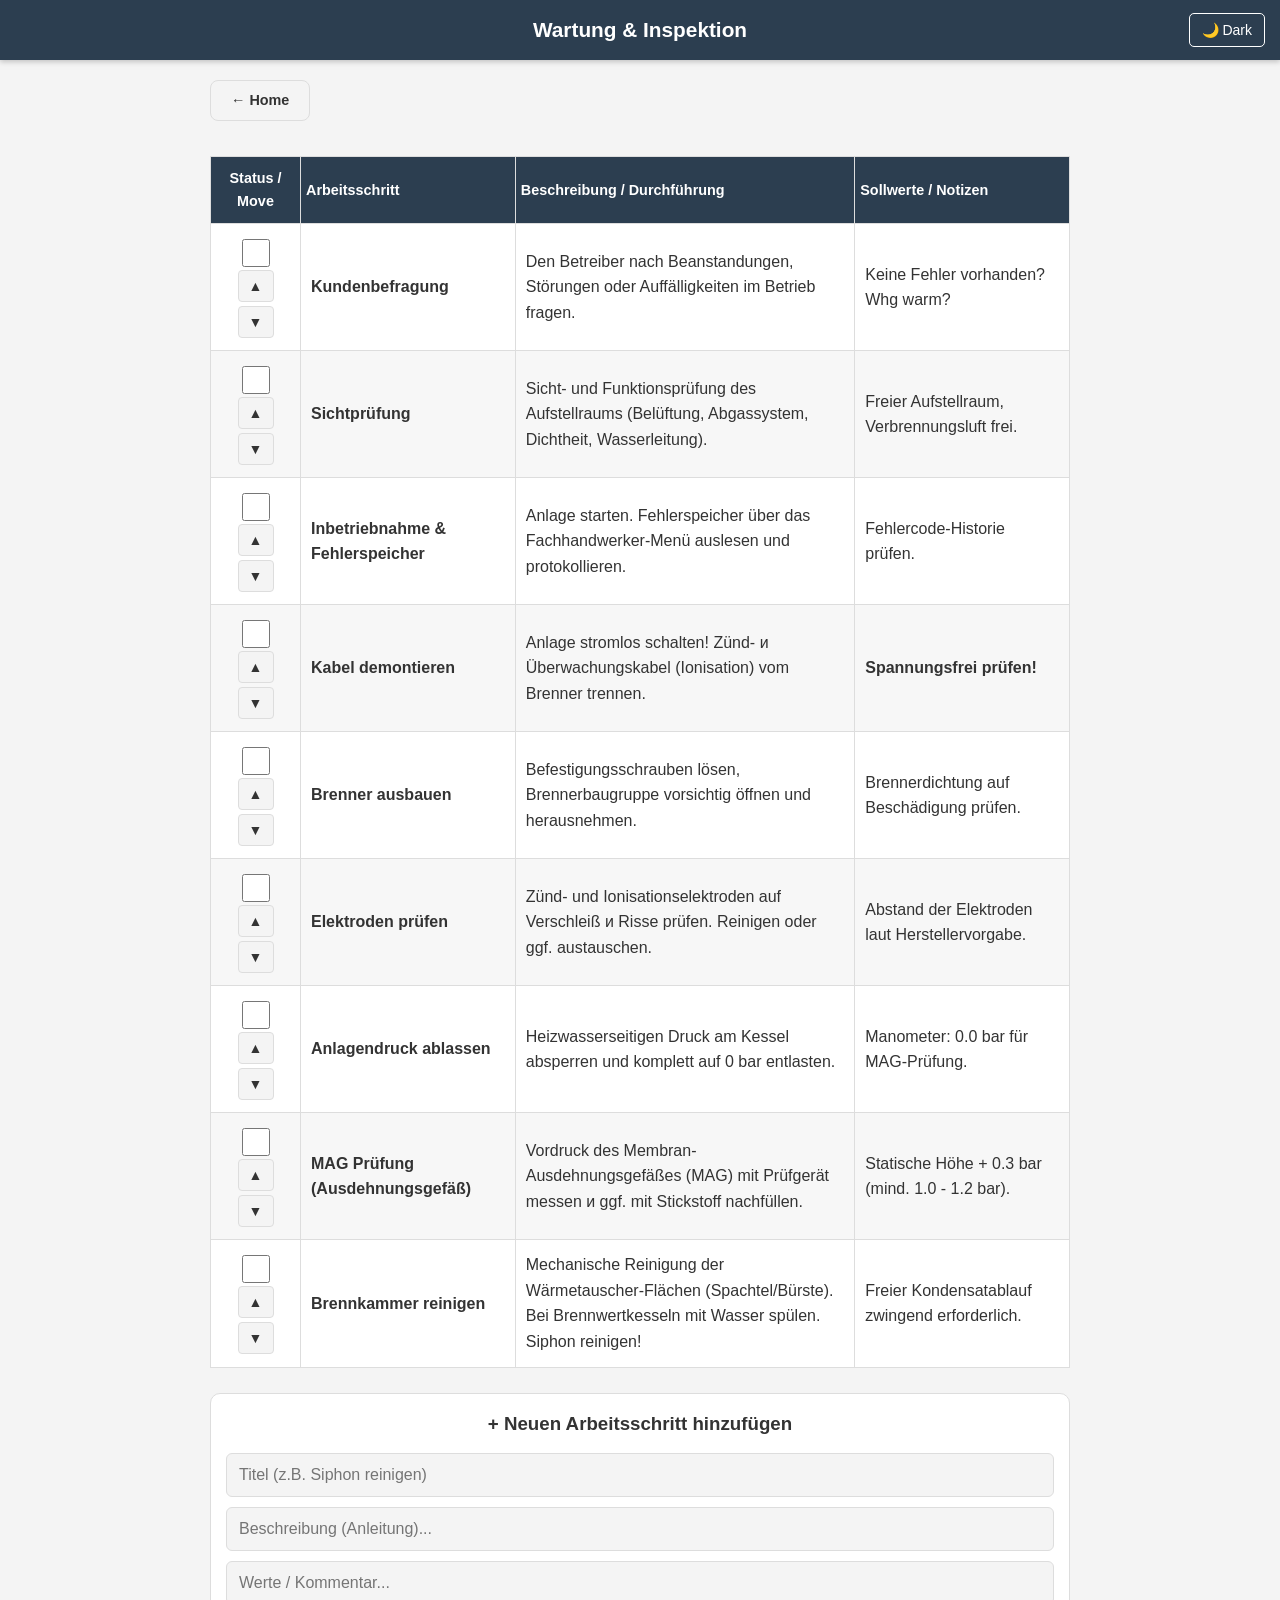
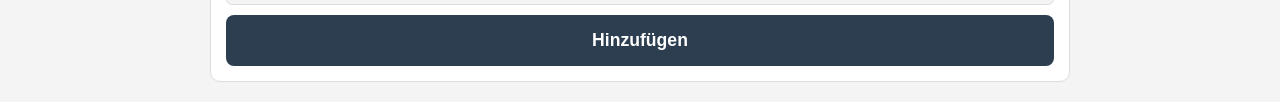
<file: wartung.html>
<!DOCTYPE html>
<html lang="de">
<head>
    <meta charset="UTF-8">
    <meta name="viewport" content="width=device-width, initial-scale=1.0, maximum-scale=1.0, user-scalable=no">
    <title>Wartung & Inspektion - Gas-Profi DE</title>
    <link rel="stylesheet" href="style.css">
    <link rel="manifest" href="manifest.json">
    <meta name="theme-color" content="#2c3e50">
</head>
<body>

    <header>
        <h1 style="margin: 0; font-size: 1.3rem; text-align: center; width: 100%;">Wartung & Inspektion</h1>
        <button class="theme-toggle" id="themeToggle">🌙 Dark</button>
    </header>

    <div class="container">
        
        <a href="index.html" class="nav-item" style="display: inline-block; margin-bottom: 15px; width: auto; padding: 8px 20px;">← Home</a>

        <div class="table-container">
            <table class="wartung-table">
                <thead>
                    <tr>
                        <th style="width: 90px; text-align: center;">Status / Move</th>
                        <th style="width: 25%;">Arbeitsschritt</th>
                        <th>Beschreibung / Durchführung</th>
                        <th style="width: 25%;">Sollwerte / Notizen</th>
                    </tr>
                </thead>
                <tbody id="wartungTableBody">

                    <tr class="wartung-row">
                        <td class="td-action">
                            <div class="checkbox-container">
                                <input type="checkbox" class="heavy-checkbox" onchange="toggleRowStatus(this)">
                            </div>
                            <div class="move-btn-group">
                                <button class="btn-move" onclick="moveRowUp(this)">▲</button>
                                <button class="btn-move" onclick="moveRowDown(this)">▼</button>
                            </div>
                        </td>
                        <td class="td-title"><strong>Kundenbefragung</strong></td>
                        <td class="td-desc">Den Betreiber nach Beanstandungen, Störungen oder Auffälligkeiten im Betrieb fragen.</td>
                        <td class="td-value">Keine Fehler vorhanden? Whg warm?</td>
                    </tr>

                    <tr class="wartung-row">
                        <td class="td-action">
                            <div class="checkbox-container">
                                <input type="checkbox" class="heavy-checkbox" onchange="toggleRowStatus(this)">
                            </div>
                            <div class="move-btn-group">
                                <button class="btn-move" onclick="moveRowUp(this)">▲</button>
                                <button class="btn-move" onclick="moveRowDown(this)">▼</button>
                            </div>
                        </td>
                        <td class="td-title"><strong>Sichtprüfung</strong></td>
                        <td class="td-desc">Sicht- und Funktionsprüfung des Aufstellraums (Belüftung, Abgassystem, Dichtheit, Wasserleitung).</td>
                        <td class="td-value">Freier Aufstellraum, Verbrennungsluft frei.</td>
                    </tr>

                    <tr class="wartung-row">
                        <td class="td-action">
                            <div class="checkbox-container">
                                <input type="checkbox" class="heavy-checkbox" onchange="toggleRowStatus(this)">
                            </div>
                            <div class="move-btn-group">
                                <button class="btn-move" onclick="moveRowUp(this)">▲</button>
                                <button class="btn-move" onclick="moveRowDown(this)">▼</button>
                            </div>
                        </td>
                        <td class="td-title"><strong>Inbetriebnahme & Fehlerspeicher</strong></td>
                        <td class="td-desc">Anlage starten. Fehlerspeicher über das Fachhandwerker-Menü auslesen und protokollieren.</td>
                        <td class="td-value">Fehlercode-Historie prüfen.</td>
                    </tr>

                    <tr class="wartung-row">
                        <td class="td-action">
                            <div class="checkbox-container">
                                <input type="checkbox" class="heavy-checkbox" onchange="toggleRowStatus(this)">
                            </div>
                            <div class="move-btn-group">
                                <button class="btn-move" onclick="moveRowUp(this)">▲</button>
                                <button class="btn-move" onclick="moveRowDown(this)">▼</button>
                            </div>
                        </td>
                        <td class="td-title"><strong>Kabel demontieren</strong></td>
                        <td class="td-desc">Anlage stromlos schalten! Zünd- и Überwachungskabel (Ionisation) vom Brenner trennen.</td>
                        <td class="td-value"><strong>Spannungsfrei prüfen!</strong></td>
                    </tr>

                    <tr class="wartung-row">
                        <td class="td-action">
                            <div class="checkbox-container">
                                <input type="checkbox" class="heavy-checkbox" onchange="toggleRowStatus(this)">
                            </div>
                            <div class="move-btn-group">
                                <button class="btn-move" onclick="moveRowUp(this)">▲</button>
                                <button class="btn-move" onclick="moveRowDown(this)">▼</button>
                            </div>
                        </td>
                        <td class="td-title"><strong>Brenner ausbauen</strong></td>
                        <td class="td-desc">Befestigungsschrauben lösen, Brennerbaugruppe vorsichtig öffnen und herausnehmen.</td>
                        <td class="td-value">Brennerdichtung auf Beschädigung prüfen.</td>
                    </tr>

                    <tr class="wartung-row">
                        <td class="td-action">
                            <div class="checkbox-container">
                                <input type="checkbox" class="heavy-checkbox" onchange="toggleRowStatus(this)">
                            </div>
                            <div class="move-btn-group">
                                <button class="btn-move" onclick="moveRowUp(this)">▲</button>
                                <button class="btn-move" onclick="moveRowDown(this)">▼</button>
                            </div>
                        </td>
                        <td class="td-title"><strong>Elektroden prüfen</strong></td>
                        <td class="td-desc">Zünd- und Ionisationselektroden auf Verschleiß и Risse prüfen. Reinigen oder ggf. austauschen.</td>
                        <td class="td-value">Abstand der Elektroden laut Herstellervorgabe.</td>
                    </tr>

                    <tr class="wartung-row">
                        <td class="td-action">
                            <div class="checkbox-container">
                                <input type="checkbox" class="heavy-checkbox" onchange="toggleRowStatus(this)">
                            </div>
                            <div class="move-btn-group">
                                <button class="btn-move" onclick="moveRowUp(this)">▲</button>
                                <button class="btn-move" onclick="moveRowDown(this)">▼</button>
                            </div>
                        </td>
                        <td class="td-title"><strong>Anlagendruck ablassen</strong></td>
                        <td class="td-desc">Heizwasserseitigen Druck am Kessel absperren und komplett auf 0 bar entlasten.</td>
                        <td class="td-value">Manometer: 0.0 bar für MAG-Prüfung.</td>
                    </tr>

                    <tr class="wartung-row">
                        <td class="td-action">
                            <div class="checkbox-container">
                                <input type="checkbox" class="heavy-checkbox" onchange="toggleRowStatus(this)">
                            </div>
                            <div class="move-btn-group">
                                <button class="btn-move" onclick="moveRowUp(this)">▲</button>
                                <button class="btn-move" onclick="moveRowDown(this)">▼</button>
                            </div>
                        </td>
                        <td class="td-title"><strong>MAG Prüfung (Ausdehnungsgefäß)</strong></td>
                        <td class="td-desc">Vordruck des Membran-Ausdehnungsgefäßes (MAG) mit Prüfgerät messen и ggf. mit Stickstoff nachfüllen.</td>
                        <td class="td-value">Statische Höhe + 0.3 bar (mind. 1.0 - 1.2 bar).</td>
                    </tr>

                    <tr class="wartung-row">
                        <td class="td-action">
                            <div class="checkbox-container">
                                <input type="checkbox" class="heavy-checkbox" onchange="toggleRowStatus(this)">
                            </div>
                            <div class="move-btn-group">
                                <button class="btn-move" onclick="moveRowUp(this)">▲</button>
                                <button class="btn-move" onclick="moveRowDown(this)">▼</button>
                            </div>
                        </td>
                        <td class="td-title"><strong>Brennkammer reinigen</strong></td>
                        <td class="td-desc">Mechanische Reinigung der Wärmetauscher-Flächen (Spachtel/Bürste). Bei Brennwertkesseln mit Wasser spülen. Siphon reinigen!</td>
                        <td class="td-value">Freier Kondensatablauf zwingend erforderlich.</td>
                    </tr>

                </tbody>
            </table>
        </div>

        <form class="add-item-form" id="wartungForm" onSubmit="addNewWartungItem(event)">
            <h3 style="margin: 0 0 5px 0; text-align: center;">+ Neuen Arbeitsschritt hinzufügen</h3>
            <input type="text" id="newTitle" placeholder="Titel (z.B. Siphon reinigen)" required>
            <input type="text" id="newDesc" placeholder="Beschreibung (Anleitung)...">
            <input type="text" id="newValue" placeholder="Werte / Kommentar...">
            <button type="submit" class="btn-add-submit">Hinzufügen</button>
        </form>

    </div>

    <button id="backToTop" title="Nach oben">↑</button>

    <script src="script.js"></script>
</body>
</html>
</file>
<file: style.css>
:root {
    --primary-color: #2c3e50;
    --accent-color: #e74c3c;
    --bg-color: #f4f4f4;
    --text-color: #333;
    --card-bg: #ffffff;
    --border-color: #ddd;
    --header-height: 60px;
}

[data-theme="dark"] {
    --primary-color: #1a1a1a;
    --accent-color: #ff4757;
    --bg-color: #121212;
    --text-color: #e0e0e0;
    --card-bg: #1e1e1e;
    --border-color: #333;
}

* {
    box-sizing: border-box;
    -webkit-tap-highlight-color: transparent;
}

body {
    font-family: 'Segoe UI', Roboto, Helvetica, Arial, sans-serif;
    background-color: var(--bg-color);
    color: var(--text-color);
    margin: 0;
    padding: 0;
    line-height: 1.6;
    transition: background 0.3s, color 0.3s;
}

.container {
    max-width: 900px;
    margin: 0 auto;
    padding: 20px;
}

/* Header & Theme Switcher */
header {
    height: var(--header-height);
    display: flex;
    justify-content: center;
    align-items: center;
    position: sticky;
    top: 0;
    background: var(--primary-color);
    color: white;
    z-index: 1000;
    box-shadow: 0 2px 5px rgba(0,0,0,0.2);
}

.theme-toggle {
    position: absolute;
    right: 15px;
    background: transparent;
    border: 1px solid white;
    color: white;
    padding: 8px 12px;
    border-radius: 5px;
    cursor: pointer;
    font-size: 14px;
}

/* Navigation Menu */
.nav-menu {
    background: var(--card-bg);
    padding: 15px;
    border-radius: 10px;
    margin-bottom: 20px;
    border: 1px solid var(--border-color);
    display: grid;
    grid-template-columns: repeat(auto-fit, minmax(140px, 1fr));
    gap: 10px;
}

.nav-item {
    background: var(--bg-color);
    padding: 12px;
    text-decoration: none;
    color: var(--text-color);
    border-radius: 8px;
    text-align: center;
    font-weight: bold;
    font-size: 0.9em;
    border: 1px solid var(--border-color);
}

/* Buttons and Links */
.btn-large {
    display: block;
    width: 100%;
    padding: 20px;
    margin: 15px 0;
    background: var(--card-bg);
    border: 2px solid var(--accent-color);
    border-radius: 12px;
    color: var(--text-color);
    text-decoration: none;
    font-size: 1.2rem;
    font-weight: bold;
    text-align: center;
    transition: transform 0.1s;
}

.btn-large:active {
    transform: scale(0.98);
}

/* Tables (Technical Data) */
.table-container {
    overflow-x: auto;
    margin: 20px 0;
}

table {
    width: 100%;
    border-collapse: collapse;
    background: var(--card-bg);
}

th, td {
    border: 1px solid var(--border-color);
    padding: 12px 10px;
    text-align: left;
}

th {
    background: var(--primary-color);
    color: white;
}

tr:nth-child(even) {
    background: rgba(0,0,0,0.03);
}

/* Back to Top */
#backToTop {
    position: fixed;
    bottom: 20px;
    right: 20px;
    width: 50px;
    height: 50px;
    background: var(--accent-color);
    color: white;
    border: none;
    border-radius: 50%;
    cursor: pointer;
    display: none;
    font-size: 24px;
    box-shadow: 0 4px 10px rgba(0,0,0,0.3);
    z-index: 999;
}

/* Responsive fixes */
@media (max-width: 600px) {
    .container { padding: 10px; }
    h1 { font-size: 1.2rem; }
    .nav-menu { grid-template-columns: 1fr 1fr; }
}

/* Vaillant Brand Theme */
.brand-vaillant {
    --primary-color: #008f7a; /* Vaillant Green */
    --accent-color: #006b5a;
}

/* Viessmann Brand Theme */
.brand-viessmann {
    --primary-color: #e2001a; /* Viessmann Red */
    --accent-color: #898989;
    --dark-bg: #2d2d2d;
}
.brand-viessmann header { background-color: var(--primary-color); }
.brand-viessmann .nav-item { border-left: 4px solid var(--primary-color); }

/* Buderus Brand Theme */
.brand-buderus {
    --primary-color: #003366; /* Buderus Blue */
    --accent-color: #00509d;
    --light-bg: #f0f4f8;
}
.brand-buderus header { background-color: var(--primary-color); }
.brand-buderus h2 { color: var(--primary-color); border-bottom: 2px solid var(--primary-color); padding-bottom: 5px; }
.brand-buderus .nav-item { border-left: 4px solid var(--accent-color); }

/* Brötje Brand Theme */
.brand-broetje {
    --primary-color: #6d6e71; /* Brötje Grey */
    --accent-color: #e30613;  /* Brötje Red */
    --light-bg: #f8f9fa;
}
.brand-broetje header { background-color: var(--primary-color); border-bottom: 4px solid var(--accent-color); }
.brand-broetje h2 { color: var(--primary-color); border-left: 5px solid var(--accent-color); padding-left: 15px; }
.brand-broetje .nav-item { border-bottom: 2px solid transparent; }
.brand-broetje .nav-item:hover { border-color: var(--accent-color); color: var(--accent-color); }

/* --- WARTUNG PAGE STYLES --- */
.wartung-table th {
    font-size: 0.9rem;
    padding: 10px 5px;
}

.wartung-row {
    transition: background-color 0.2s;
}

/* Подсветка выполненной строки */
.wartung-row.row-checked {
    background-color: rgba(0, 143, 122, 0.15) !important;
    opacity: 0.8;
}

/* Стилизация чекбокса под жирный палец */
.checkbox-container {
    display: flex;
    justify-content: center;
    align-items: center;
    width: 100%;
    height: 100%;
}

.heavy-checkbox {
    width: 28px;
    height: 28px;
    cursor: pointer;
    accent-color: var(--primary-color);
}

/* Кнопки перемещения строк */
.move-btn-group {
    display: flex;
    flex-direction: column;
    gap: 4px;
    align-items: center;
}

.btn-move {
    background: var(--bg-color);
    border: 1px solid var(--border-color);
    color: var(--text-color);
    border-radius: 4px;
    width: 36px;
    height: 32px;
    font-size: 14px;
    font-weight: bold;
    cursor: pointer;
    display: flex;
    align-items: center;
    justify-content: center;
}

.btn-move:active {
    background: var(--accent-color);
    color: white;
}

/* Форма добавления нового пункта */
.add-item-form {
    background: var(--card-bg);
    border: 1px solid var(--border-color);
    border-radius: 10px;
    padding: 15px;
    margin-top: 25px;
    display: flex;
    flex-direction: column;
    gap: 10px;
}

.add-item-form input, 
.add-item-form textarea {
    width: 100%;
    padding: 12px;
    border: 1px solid var(--border-color);
    background: var(--bg-color);
    color: var(--text-color);
    border-radius: 6px;
    font-family: inherit;
    font-size: 1rem;
}

.btn-add-submit {
    background: var(--primary-color);
    color: white;
    border: none;
    padding: 15px;
    border-radius: 8px;
    font-size: 1.1rem;
    font-weight: bold;
    cursor: pointer;
}

/* Адаптивность для мобильных: скрываем заголовки, перестраиваем в карточки */
@media (max-width: 600px) {
    .wartung-table thead {
        display: none; /* Скрываем шапку таблицы на мобильных */
    }
    
    .wartung-table, .wartung-table tbody, .wartung-table tr, .wartung-table td {
        display: block;
        width: 100%;
    }
    
    .wartung-table tr {
        margin-bottom: 15px;
        border: 2px solid var(--border-color);
        border-radius: 8px;
        padding: 8px;
        background: var(--card-bg);
        position: relative;
    }
    
    .wartung-table td {
        border: none;
        padding: 6px 4px;
    }
    
    /* Специфическое позиционирование элементов управления на мобилке */
    .td-action {
        display: flex;
        justify-content: space-between;
        align-items: center;
        border-bottom: 1px solid var(--border-color) !important;
        padding-bottom: 10px !important;
        margin-bottom: 8px;
    }
    
    .move-btn-group {
        flex-direction: row; /* Стрелочки в ряд на мобильном */
        gap: 10px;
    }
    
    .btn-move {
        width: 45px;
        height: 35px;
    }
    
    /* Перед текстом вставляем мини-заголовки */
    .td-title::before { content: "📍 "; font-weight: bold; }
    .td-desc::before { content: "🛠️ Anleitung: "; font-weight: bold; color: var(--accent-color); display: block; }
    .td-value::before { content: "📊 Werte / Info: "; font-weight: bold; display: block; }
}

/* --- MESSUNG PAGE STYLES --- */
.norm-table th {
    background: var(--accent-color); /* Выделяем справочную таблицу другим цветом */
    color: white;
}

.norm-table td {
    font-size: 0.95rem;
}

/* На мобильных устройствах делаем справочные карточки компактными, но читаемыми */
@media (max-width: 600px) {
    .norm-table, .norm-table tbody, .norm-table tr, .norm-table td {
        display: block;
        width: 100%;
    }
    .norm-table thead { display: none; }
    .norm-table tr {
        margin-bottom: 15px;
        border: 2px solid var(--accent-color);
        border-radius: 8px;
        background: var(--card-bg);
        padding: 10px;
    }
    .norm-table td {
        border: none;
        padding: 4px 0;
    }
    .norm-td-param::before { content: "📊 Parameter: "; font-weight: bold; }
    .norm-td-meaning::before { content: "🔍 Bedeutung: "; font-weight: bold; display: block; color: var(--text-color); opacity: 0.7; }
    .norm-td-range::before { content: "✅ Sollwert: "; font-weight: bold; color: #008f7a; }
    .norm-td-alert::before { content: "⚠️ Achtung bei: "; font-weight: bold; color: #e2001a; display: block; }
}

/* Специальные крупные кнопки для оперативной работы (Wartung / Messung) */
.card-wartung {
    background: #2e7d32; /* Надежный зеленый цвет для чек-листов */
    border-left: 8px solid #1b5e20;
}

.card-messung {
    background: #ef6c00; /* Контрастный оранжевый цвет для замеров */
    border-left: 8px solid #e65100;
}

/* Разделитель блоков для удобства клика «вслепую» */
.grid-divider {
    grid-column: 1 / -1;
    text-align: center;
    font-size: 0.9rem;
    font-weight: bold;
    text-transform: uppercase;
    letter-spacing: 2px;
    margin: 15px 0 5px 0;
    opacity: 0.7;
    position: relative;
}

.grid-divider::before, .grid-divider::after {
    content: "";
    position: absolute;
    top: 50%;
    width: 25%;
    height: 1px;
    background: var(--border-color);
}
.grid-divider::before { left: 0; }
.grid-divider::after { right: 0; }

/* --- INDEX / MAIN PAGE STYLES --- */
.brand-grid {
    display: grid;
    grid-template-columns: 1fr;
    gap: 20px;
    margin-top: 20px;
}

.brand-card {
    display: flex;
    align-items: center;
    justify-content: center;
    height: 120px;
    border-radius: 15px;
    font-size: 1.5rem;
    font-weight: bold;
    text-transform: uppercase;
    letter-spacing: 1px;
    transition: transform 0.2s, box-shadow 0.2s;
    border: none;
    box-shadow: 0 4px 15px rgba(0,0,0,0.1);
    color: white;
    text-decoration: none;
}

.brand-card:active {
    transform: scale(0.96);
}

/* Operational Colors (Concept: One Hand Access) */
.card-wartung {
    background: #2e7d32; /* Надежный зеленый для обходов */
    border-left: 10px solid #1b5e20;
}

.card-messung {
    background: #ef6c00; /* Сигнальный оранжевый для замеров */
    border-left: 10px solid #e65100;
}

/* Brand Colors */
.card-viessmann { background-color: #e2001a; }
.card-vaillant { background-color: #008f7a; }
.card-buderus { background-color: #003366; }
.card-broetje { background-color: #6d6e71; border-bottom: 5px solid #e30613; }

.card-rechner { 
    background-color: var(--primary-color); 
    border: 2px dashed var(--accent-color);
}

.welcome-text {
    text-align: center;
    margin-bottom: 25px;
}

.welcome-text h2 {
    margin-bottom: 5px;
}

.welcome-text p {
    margin: 0;
    opacity: 0.8;
}
</file>
